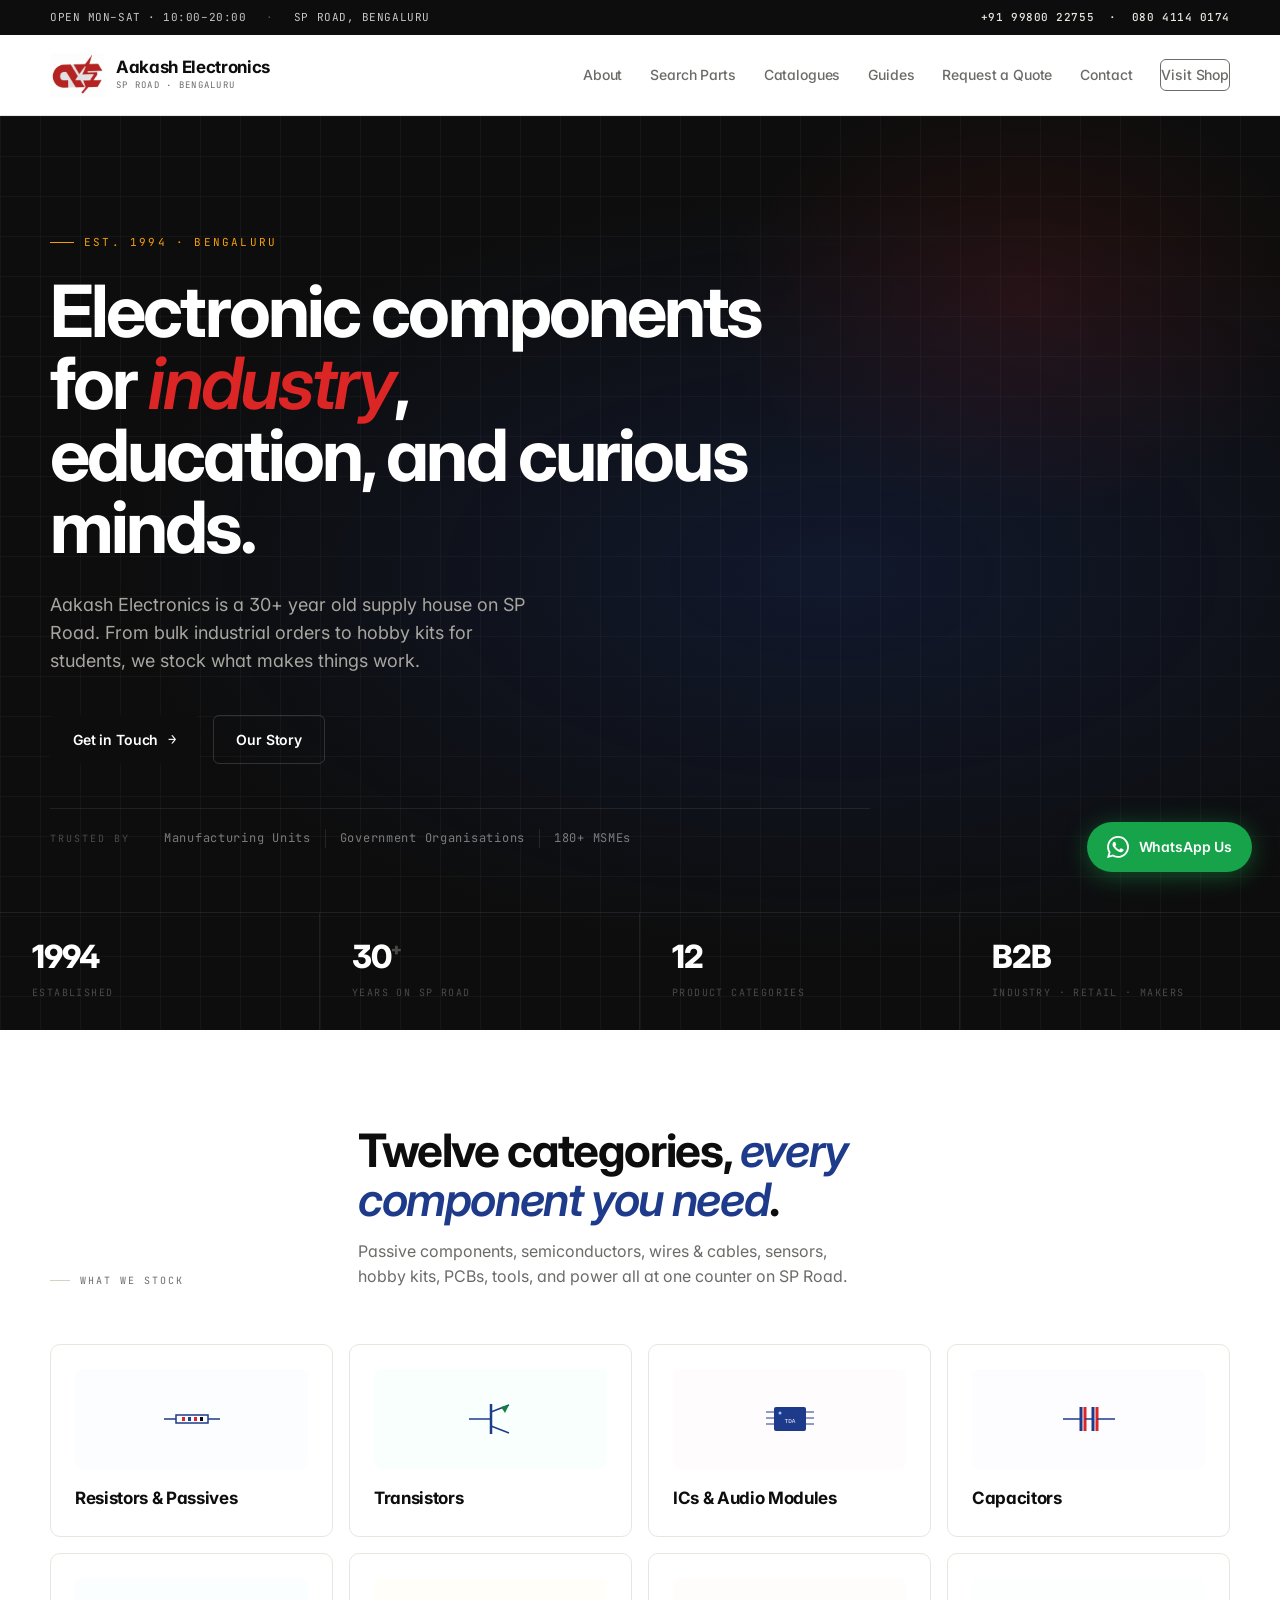
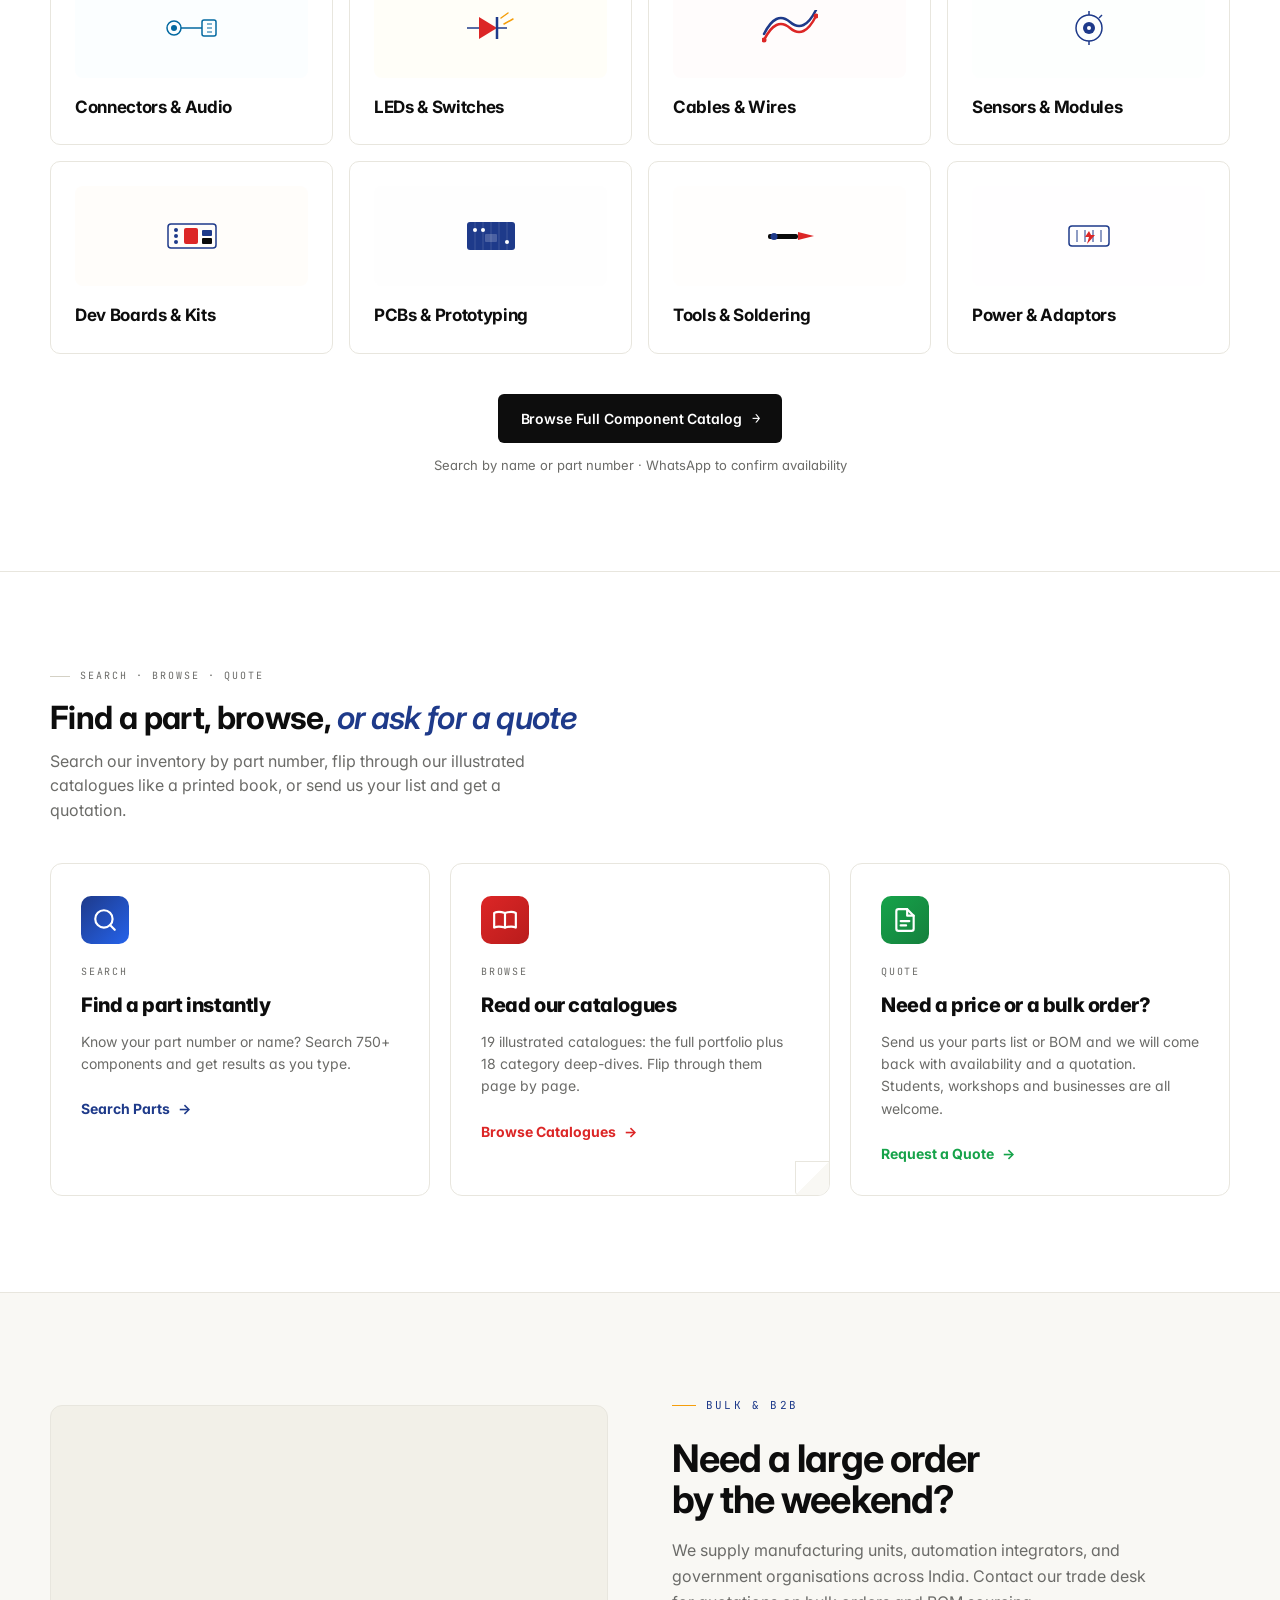
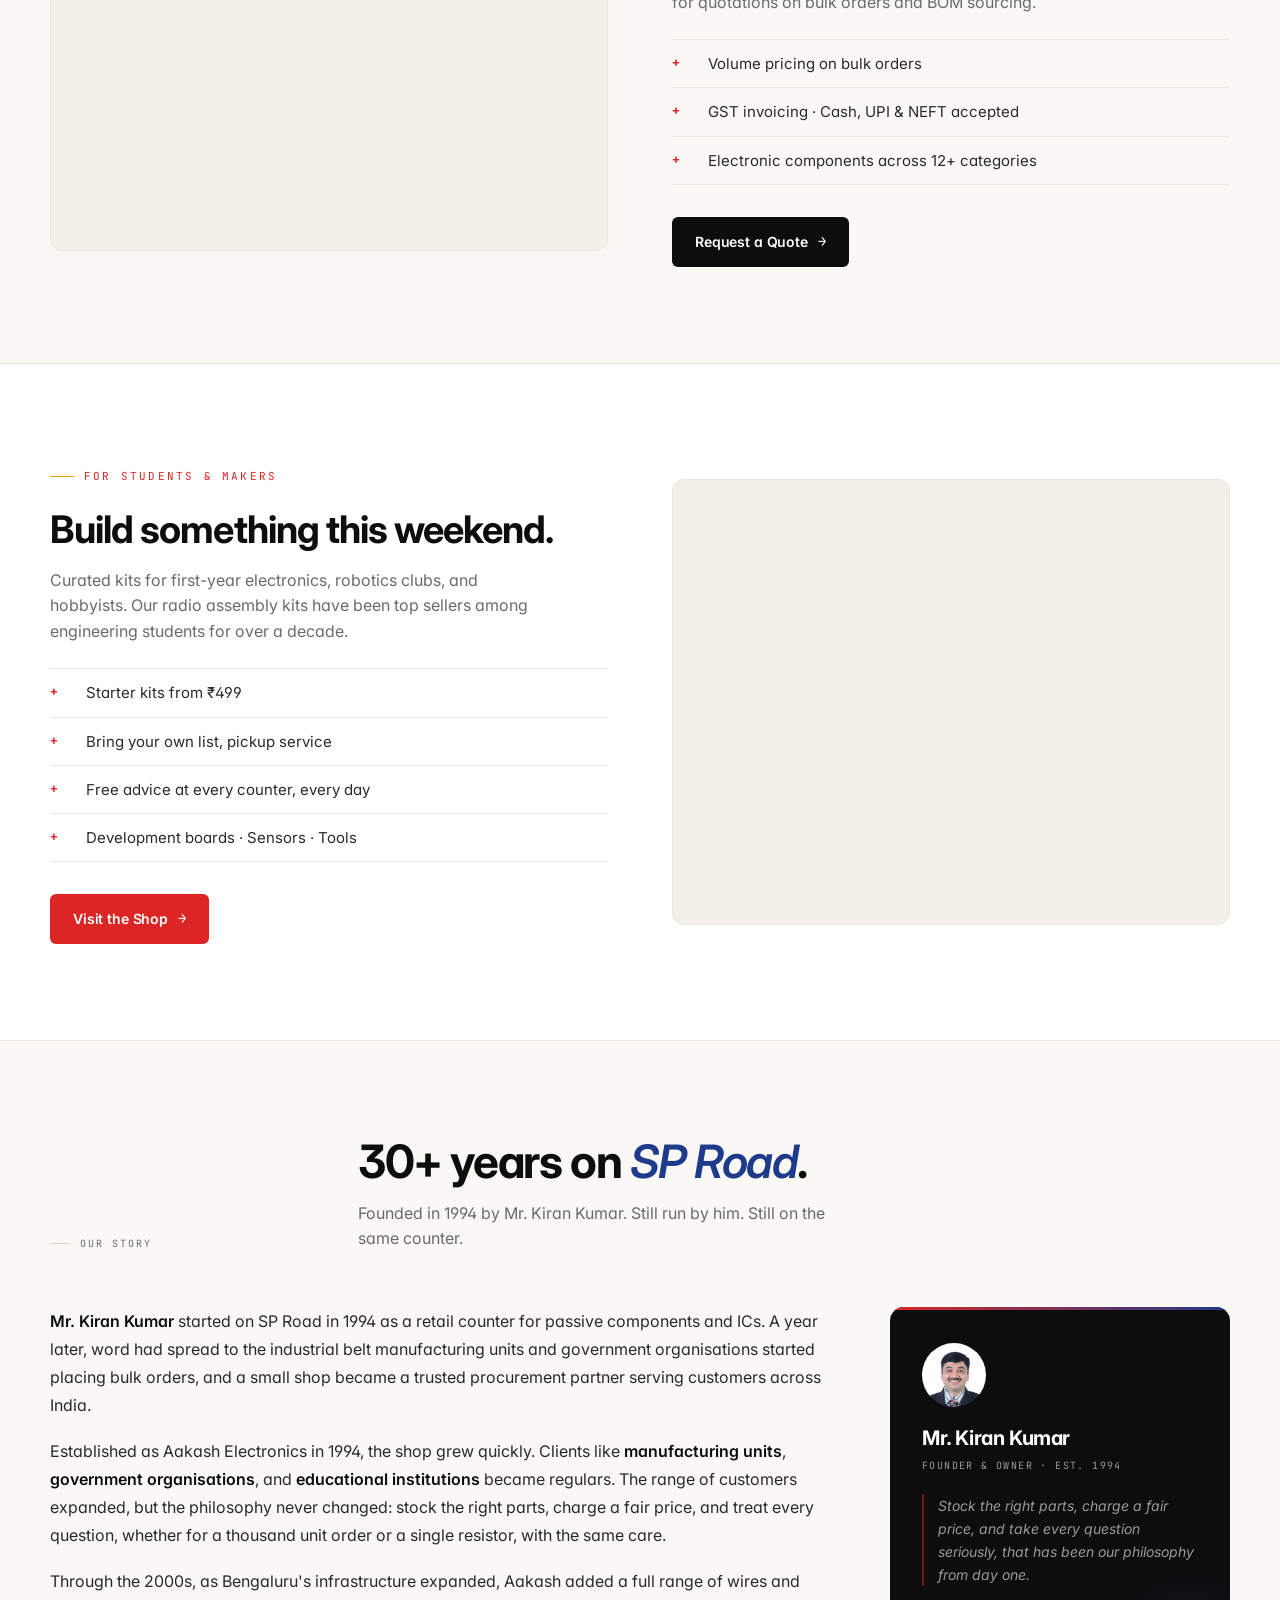
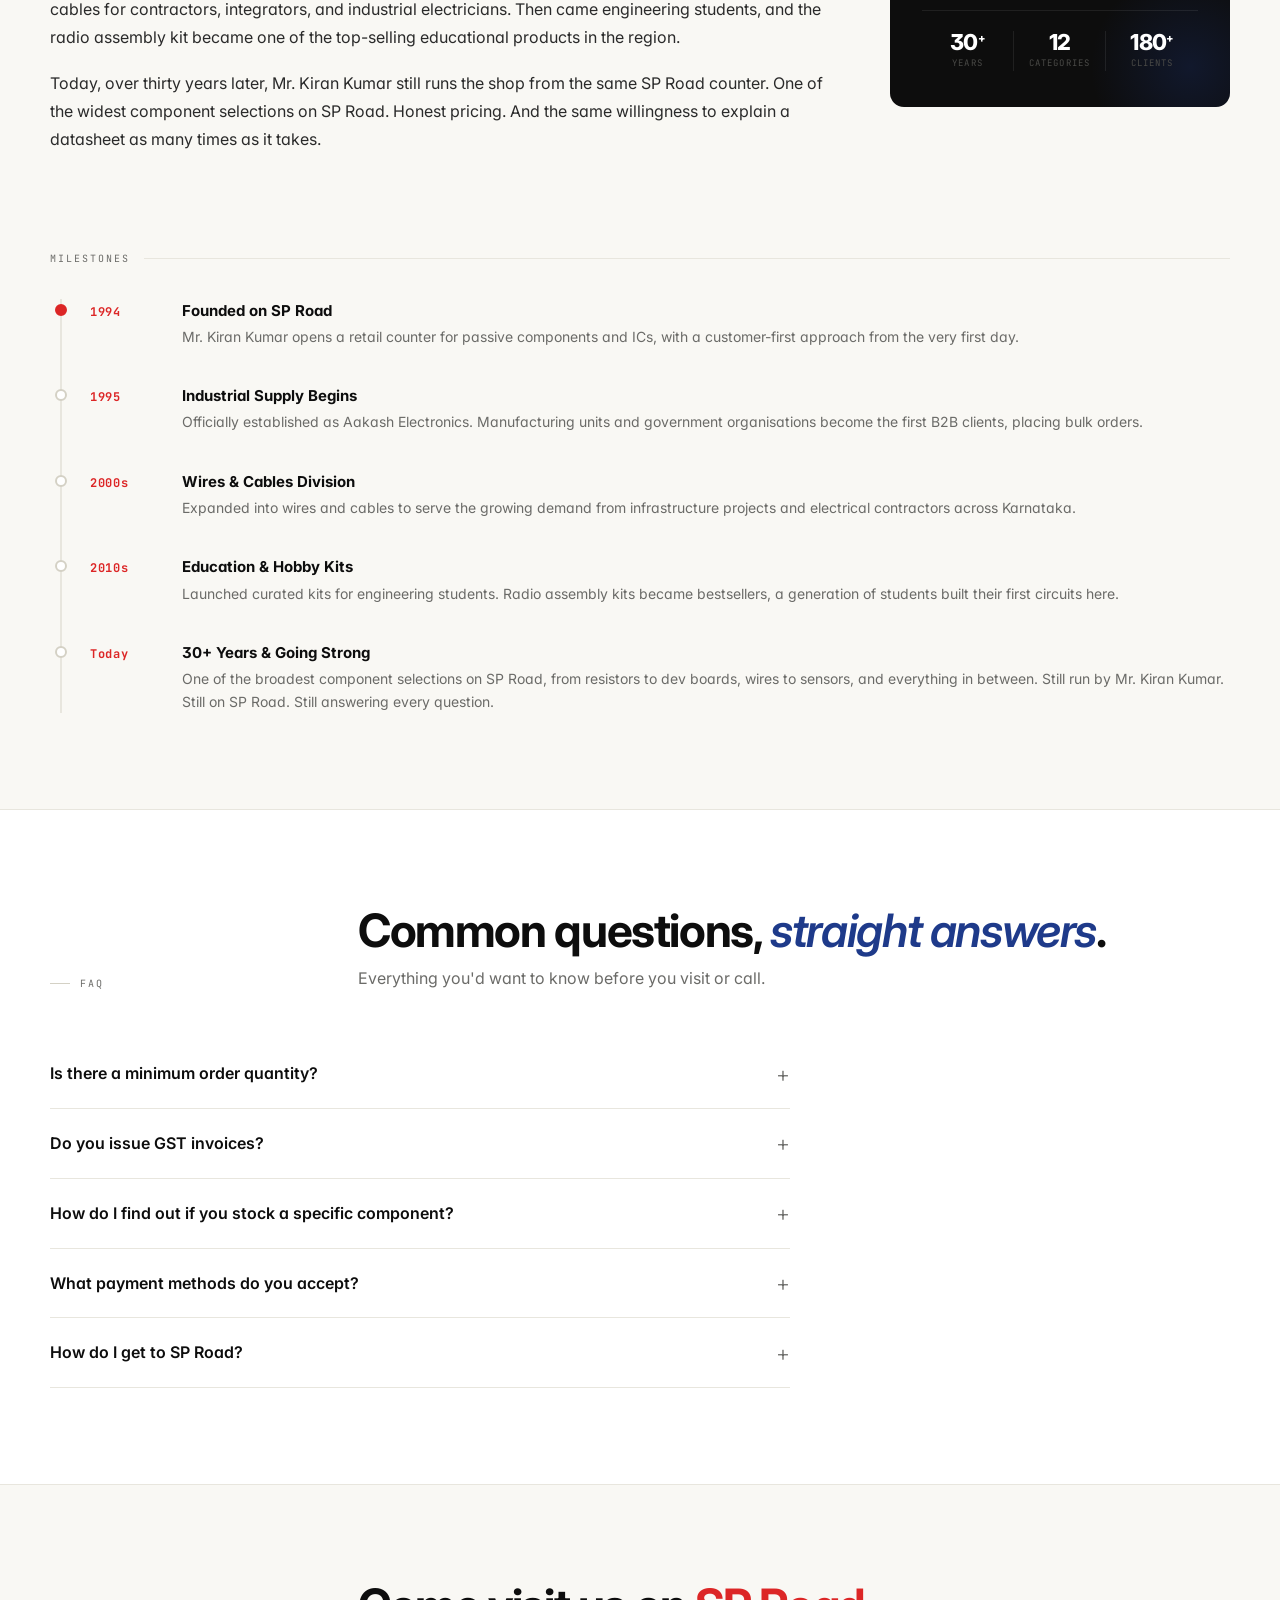
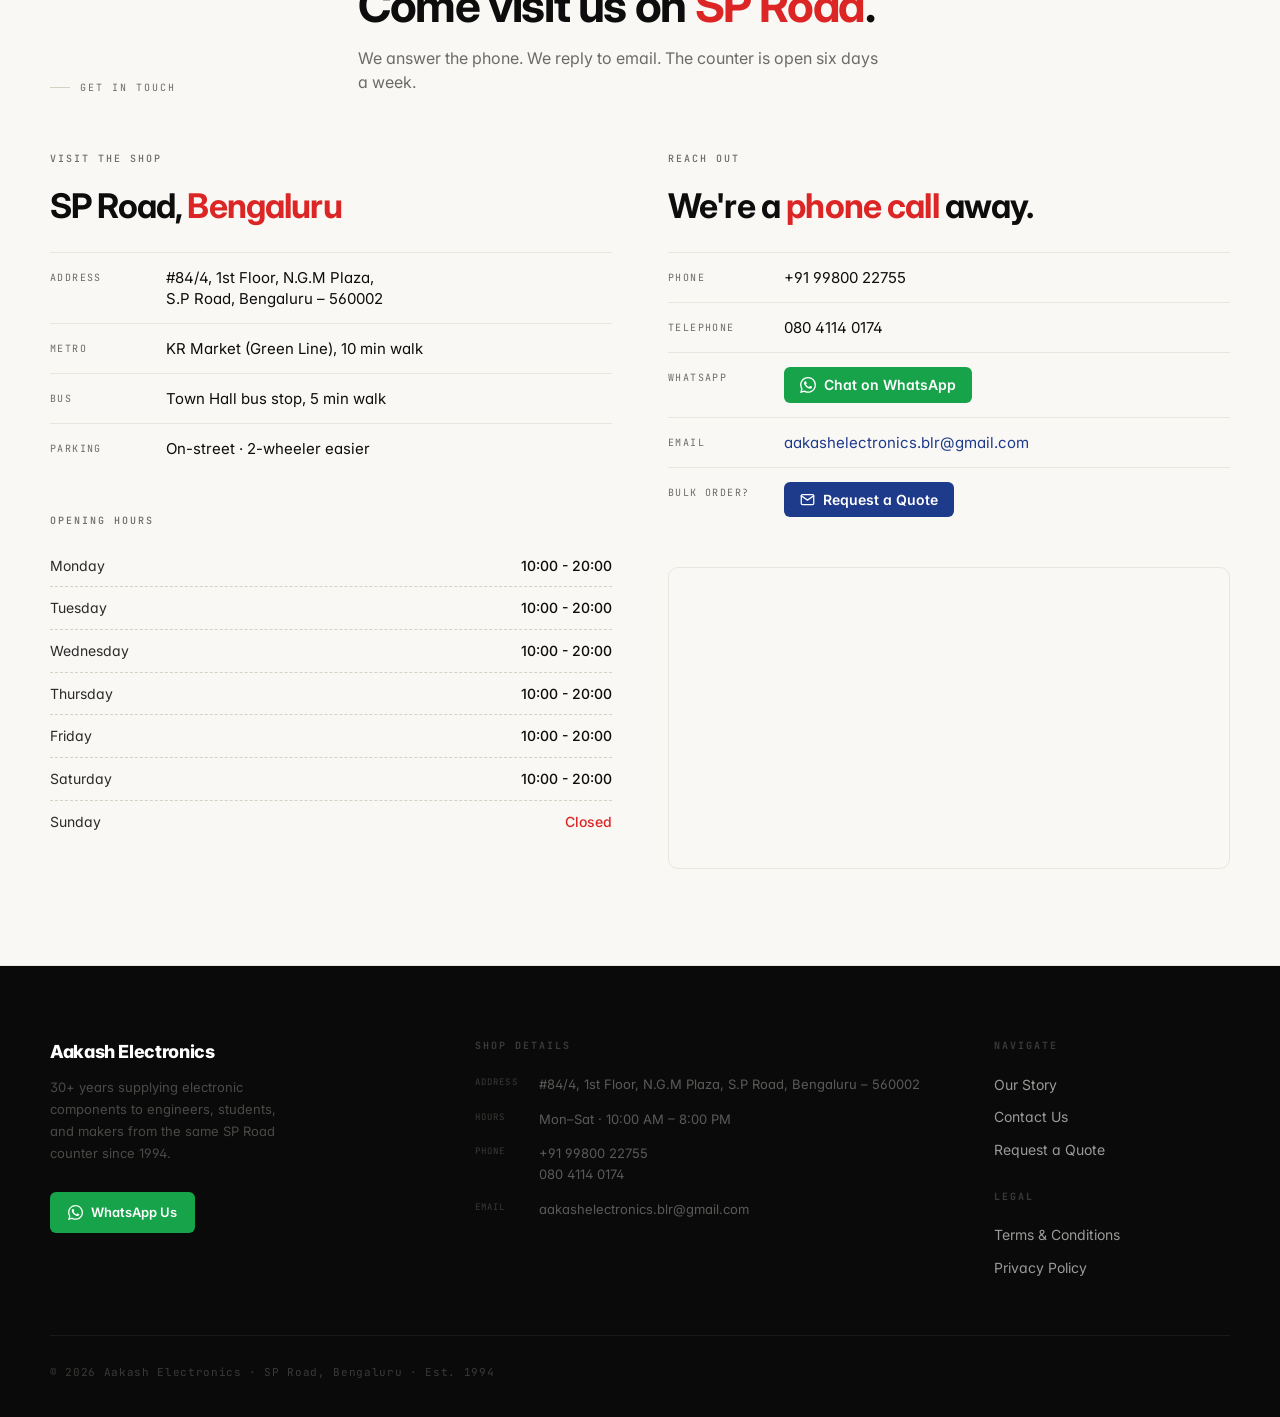
<file: index.html>
<!--
  Copyright © 2026 Aakash Electronics. All Rights Reserved.
  Unauthorized copying, reproduction, or distribution of this
  website's code or content is strictly prohibited.
  Founded 1994 | SP Road, Bengaluru
-->
  
<!doctype html>
<html lang="en" data-lang="en">
<head>
<!-- Google tag (gtag.js) -->
<script async src="https://www.googletagmanager.com/gtag/js?id=G-Y3M3N1SLD9"></script>
<script>
  window.dataLayer = window.dataLayer || [];
  function gtag(){dataLayer.push(arguments);}
  gtag('js', new Date());
  gtag('config', 'G-Y3M3N1SLD9');
</script>
<meta charset="utf-8"/>
<title>Aakash Electronics - Components for Industry &amp; Makers</title>
<link rel="icon" type="image/svg+xml" href="/images/favicon.svg">
<link rel="icon" type="image/png" sizes="96x96" href="/images/favicon-96x96.png">
<link rel="icon" type="image/png" sizes="32x32" href="/images/favicon-32x32.png">
<link rel="icon" type="image/png" sizes="16x16" href="/images/favicon-16x16.png">
<link rel="icon" type="image/x-icon" href="/images/favicon.ico"/>
<link rel="apple-touch-icon" sizes="180x180" href="/images/apple-touch-icon.png">
<link rel="manifest" href="/site.webmanifest">
<meta name="apple-mobile-web-app-title" content="Aakash Electronics">
<meta name="viewport" content="width=device-width,initial-scale=1"/>
<meta name="description" content="Aakash Electronics - 30+ years on SP Road, Bengaluru. Electronic components for industry, education, and hobbyists. Founded by Mr. Kiran Kumar, 1994."/>
<meta http-equiv="X-Content-Type-Options" content="nosniff"/>
<meta http-equiv="X-Frame-Options" content="DENY"/>
<meta name="referrer" content="strict-origin-when-cross-origin"/>
<link rel="preconnect" href="https://fonts.googleapis.com"/>
<link rel="preconnect" href="https://fonts.gstatic.com" crossorigin/>
<link rel="stylesheet" href="https://fonts.googleapis.com/css2?family=Inter:ital,wght@0,400;0,500;0,600;0,700;0,800;1,600;1,700&family=JetBrains+Mono:wght@400;500;700&display=swap"/>
<link rel="stylesheet" href="styles.css"/>
<style>
/* ── Logo in header ── */
.brand-logo-main {
  height: 44px; width: auto;
  display: block; object-fit: contain;
  flex-shrink: 0;
}

/* ── Nav CTA: outlined, matches About/Contact link colour, white fill ── */
#home-page .nav-cta {
  background: #fff !important;
  color: var(--ink-3) !important;
  border: 1.5px solid var(--ink-3);
  box-shadow: none;
}
#home-page .nav-cta:hover {
  background: var(--ink) !important;
  color: #fff !important;
  border-color: var(--ink);
  box-shadow: 0 2px 12px rgba(10,10,10,.1);
  transform: translateY(-1px);
}

/* ── Footer redesign ── */
.footer-top-v2 { grid-template-columns: 1.6fr 2fr 1fr }
.footer-shop-name {
  font-size: 18px; font-weight: 800; color: #fff;
  letter-spacing: -0.02em; margin-bottom: 10px;
}
.footer-shop-desc {
  font-size: 13px; color: #4a4a47; line-height: 1.7;
  max-width: 240px; margin-bottom: 24px;
}
.footer-dl { display: grid; gap: 14px }
.footer-dl-row { display: grid; grid-template-columns: 52px 1fr; gap: 12px; align-items: start }
.footer-dl-k {
  font-family: var(--mono); font-size: 9px; text-transform: uppercase;
  letter-spacing: 0.12em; color: #3a3a38; padding-top: 2px; white-space: nowrap;
}
.footer-dl-v { font-size: 13px; color: #5a5a58; line-height: 1.6 }
.footer-dl-v a { color: #5a5a58; transition: color .15s }
.footer-dl-v a:hover { color: #9a9a98 }
.footer-link-group + .footer-link-group { margin-top: 28px }
@media (max-width: 1100px) { .footer-top-v2 { grid-template-columns: 1fr 1fr } }
@media (max-width: 680px)  { .footer-top-v2 { grid-template-columns: 1fr } }

/* ── Hero background video ── */
.hero-video-bg {
  position: absolute; inset: 0;
  width: 100%; height: 100%;
  object-fit: cover;
  opacity: 0.22;
  pointer-events: none;
  z-index: 0;
}
.hero::before { z-index: 1 }
.hero-grid    { z-index: 2 }
.hero-statsbar { position: relative; z-index: 3 }
.hero .wrap   { z-index: 3 }

/* ── Shop tour video ── */
.shop-video-wrap {
  margin-top: 64px;
}
.shop-video {
  width: 100%;
  border-radius: 10px;
  display: block;
  background: #000;
  box-shadow: 0 8px 48px rgba(0,0,0,.14);
}

/* ── Hero: full-width redesign (no right panel) ── */
#home-page .hero .wrap {
  grid-template-columns: 1fr;
  padding-top: 110px;
  padding-bottom: 0;
  gap: 0;
}
.hero-body { max-width: 820px }
.hero-body .hero-ctas { margin-bottom: 0 }

/* Trust bar – client proof below hero CTAs */
.hero-trust {
  display: flex; align-items: center; gap: 0;
  flex-wrap: wrap;
  margin-top: 44px;
  padding: 20px 0;
  border-top: 1px solid rgba(255,255,255,.08);
}
.hero-trust .ht-label {
  font-family: var(--mono); font-size: 10px;
  letter-spacing: 0.2em; text-transform: uppercase;
  color: #4a4a47; margin-right: 20px; white-space: nowrap;
}
.hero-trust .ht-clients {
  display: flex; flex-wrap: wrap; align-items: center; gap: 6px 0;
}
.hero-trust .ht-client {
  font-family: var(--mono); font-size: 12px;
  color: rgba(255,255,255,.45); letter-spacing: 0.06em;
  padding: 0 14px; border-right: 1px solid rgba(255,255,255,.1);
  white-space: nowrap;
}
.hero-trust .ht-client:last-child { border-right: none }

/* Stats bar – anchored to bottom of hero, full bleed */
.hero-statsbar {
  display: grid; grid-template-columns: repeat(4, 1fr);
  border-top: 1px solid rgba(255,255,255,.08);
  margin-top: 44px;
}
.hero-statcell {
  padding: 28px 32px;
  border-right: 1px solid rgba(255,255,255,.08);
}
.hero-statcell:last-child { border-right: none }
.hero-statcell b {
  display: block; font-size: 32px; font-weight: 800;
  letter-spacing: -0.03em; color: #fff; line-height: 1; margin-bottom: 6px;
}
.hero-statcell span {
  font-family: var(--mono); font-size: 10px;
  letter-spacing: 0.14em; text-transform: uppercase; color: #4a4a47;
}

/* ── Categories: updated section lede ── */
.cat-lede-fixed { color: var(--ink-3); max-width: 520px; font-size: 16px; margin-top: 16px }

/* ── Founder card ── */
.founder-card {
  background: var(--ink);
  color: #fff;
  border-radius: 14px;
  padding: 48px 56px;
  display: grid;
  grid-template-columns: auto 1fr auto;
  gap: 40px;
  align-items: center;
  margin-bottom: 72px;
  position: relative;
  overflow: hidden;
}
.founder-card::before {
  content: "";
  position: absolute; top: 0; left: 0; right: 0; height: 3px;
  background: linear-gradient(to right, var(--red), var(--blue));
}
.founder-card::after {
  content: "";
  position: absolute; top: -80px; right: -80px;
  width: 280px; height: 280px; border-radius: 50%;
  background: radial-gradient(circle, rgba(30,58,138,.3) 0%, transparent 70%);
  pointer-events: none;
}
.founder-monogram {
  width: 76px; height: 76px; border-radius: 50%;
  background: linear-gradient(135deg, var(--blue), var(--blue-2));
  display: grid; place-items: center;
  font-size: 26px; font-weight: 800; color: #fff;
  flex-shrink: 0; letter-spacing: -0.02em;
  position: relative; z-index: 1;
}
.founder-info { position: relative; z-index: 1 }
.founder-name { font-size: 26px; font-weight: 700; letter-spacing: -0.025em; margin-bottom: 6px }
.founder-role {
  font-family: var(--mono); font-size: 10px;
  letter-spacing: 0.18em; text-transform: uppercase;
  color: #9a9a98;
}
.founder-divider {
  width: 1px; height: 64px;
  background: rgba(255,255,255,.1);
  position: relative; z-index: 1;
}
.founder-quote {
  font-size: 16px; color: #9a9a98; line-height: 1.65;
  font-style: italic; max-width: 360px;
  position: relative; z-index: 1;
}
.founder-quote::before {
  content: '\201C';
  font-size: 48px; line-height: 0; vertical-align: -0.4em;
  color: rgba(255,255,255,.1); margin-right: 4px;
  font-style: normal;
}

/* ── Story 2-col layout ── */
.story-layout {
  display: grid;
  grid-template-columns: 1fr 340px;
  gap: 56px;
  align-items: start;
  margin-bottom: 72px;
}
.story-paragraphs p {
  font-size: 16px; color: var(--ink-2); line-height: 1.75;
  margin-bottom: 18px;
}
.story-paragraphs p strong { color: var(--ink); font-weight: 600 }

/* ── Founder card (vertical, right column) ── */
.founder-card-v {
  background: var(--ink); color: #fff;
  border-radius: 14px; padding: 36px 32px;
  position: relative; overflow: hidden;
  top: 0;
}
.founder-card-v::before {
  content: "";
  position: absolute; top: 0; left: 0; right: 0; height: 3px;
  background: linear-gradient(to right, var(--red), var(--blue));
}
.founder-card-v::after {
  content: "";
  position: absolute; bottom: -60px; right: -60px;
  width: 200px; height: 200px; border-radius: 50%;
  background: radial-gradient(circle, rgba(30,58,138,.25) 0%, transparent 70%);
  pointer-events: none;
}
.founder-avatar-v {
  width: 64px; height: 64px; border-radius: 50%;
  background: linear-gradient(135deg, var(--blue), var(--blue-2));
  display: grid; place-items: center;
  font-size: 20px; font-weight: 800; color: #fff;
  margin-bottom: 16px; letter-spacing: -0.02em;
  overflow: hidden; flex-shrink: 0;
  position: relative; z-index: 1;
}
.founder-name-v {
  font-size: 20px; font-weight: 700; letter-spacing: -0.02em;
  margin-bottom: 4px; position: relative; z-index: 1;
}
.founder-role-v {
  font-family: var(--mono); font-size: 10px; letter-spacing: 0.14em;
  text-transform: uppercase; color: #9a9a98;
  margin-bottom: 20px; position: relative; z-index: 1;
}
.founder-q {
  font-size: 14px; color: #9a9a98; line-height: 1.65;
  font-style: italic; border-left: 2px solid rgba(220,38,38,.5);
  padding-left: 14px; margin: 0 0 24px;
  position: relative; z-index: 1;
}
.founder-nums {
  display: grid; grid-template-columns: repeat(3, 1fr);
  gap: 0; border-top: 1px solid rgba(255,255,255,.08);
  padding-top: 20px; position: relative; z-index: 1;
}
.founder-nums-item { text-align: center }
.founder-nums-item:not(:last-child) { border-right: 1px solid rgba(255,255,255,.08) }
.founder-nums-item b {
  display: block; font-size: 22px; font-weight: 800;
  letter-spacing: -0.03em; color: #fff; line-height: 1;
}
.founder-nums-item span {
  font-family: var(--mono); font-size: 9px;
  letter-spacing: 0.12em; text-transform: uppercase; color: #4a4a47;
  margin-top: 4px; display: block;
}

/* ── Vertical timeline ── */
.vtimeline-wrap { padding-top: 8px }
.vtimeline-hdr {
  display: flex; align-items: center; gap: 14px;
  margin-bottom: 32px;
}
.vtimeline-hdr span {
  font-family: var(--mono); font-size: 10px;
  letter-spacing: 0.2em; color: var(--ink-3); text-transform: uppercase;
  white-space: nowrap;
}
.vtimeline-hdr::after { content: ""; flex: 1; height: 1px; background: var(--rule) }
.vtimeline {
  border-left: 2px solid var(--rule);
  margin-left: 10px;
  display: grid; gap: 0;
}
.vtl-item {
  display: grid;
  grid-template-columns: 72px 1fr;
  gap: 20px;
  padding: 0 0 36px 28px;
  position: relative;
}
.vtl-item:last-child { padding-bottom: 0 }
.vtl-item::before {
  content: "";
  position: absolute; left: -7px; top: 5px;
  width: 12px; height: 12px; border-radius: 50%;
  background: var(--bg); border: 2px solid var(--rule-2);
}
.vtl-item.active::before { background: var(--red); border-color: var(--red) }
.vtl-year {
  font-family: var(--mono); font-size: 12px; font-weight: 700;
  color: var(--red); letter-spacing: 0.06em; padding-top: 4px;
  white-space: nowrap;
}
.vtl-content b { display: block; font-size: 15px; font-weight: 700; margin-bottom: 4px; color: var(--ink) }
.vtl-content p { font-size: 14px; color: var(--ink-3); line-height: 1.6; margin: 0 }

/* ── Milestone cards (redesigned timeline) ── */
.milestones-header {
  display: flex; align-items: center; gap: 16px;
  margin-bottom: 28px;
}
.milestones-header h3 {
  font-size: 13px; font-weight: 700; text-transform: uppercase;
  letter-spacing: 0.12em; color: var(--ink-3);
}
.milestones-header::after {
  content: ""; flex: 1; height: 1px; background: var(--rule);
}
.milestone-grid {
  display: grid;
  grid-template-columns: 1fr 1fr 1fr;
  gap: 14px;
}
.milestone-card {
  background: var(--bg);
  border: 1px solid var(--rule);
  border-radius: 12px;
  padding: 28px 26px 24px;
  position: relative;
  overflow: hidden;
  transition: box-shadow .2s, transform .2s, border-color .2s;
}
.milestone-card:hover {
  box-shadow: var(--shadow-lg);
  transform: translateY(-3px);
  border-color: var(--blue);
}
.milestone-card::before {
  content: ""; position: absolute;
  top: 0; left: 0; right: 0; height: 3px;
}
.milestone-card.m-1994::before { background: var(--red) }
.milestone-card.m-1995::before { background: var(--blue) }
.milestone-card.m-2000::before { background: var(--gold) }
.milestone-card.m-2010::before { background: var(--green) }
.milestone-card.m-today::before { background: linear-gradient(to right, var(--red), var(--blue)) }
.milestone-card.m-today {
  grid-column: 1 / -1;
  display: grid;
  grid-template-columns: auto 1fr;
  align-items: center;
  gap: 32px;
  background: var(--bg-2);
}
.milestone-year {
  font-family: var(--mono);
  font-size: 44px; font-weight: 800;
  letter-spacing: -0.04em; line-height: 1;
  color: var(--blue-2); margin-bottom: 12px;
}
.milestone-card.m-today .milestone-year {
  font-size: 52px; margin-bottom: 0; color: var(--ink);
}
.milestone-title {
  font-size: 15px; font-weight: 700;
  letter-spacing: -0.01em; margin-bottom: 8px; color: var(--ink);
}
.milestone-desc {
  font-size: 13px; color: var(--ink-3); line-height: 1.6;
}
.milestone-card.m-today .milestone-desc {
  font-size: 14px; color: var(--ink-2);
}

/* Responsive for new elements */
@media (max-width: 1100px) {
  .hero-statsbar { grid-template-columns: repeat(2, 1fr) }
  .story-layout { grid-template-columns: 1fr }
  .founder-card-v { display: none }
}
@media (max-width: 680px) {
  .hero-statsbar { grid-template-columns: 1fr 1fr }
  .hero-statcell { padding: 20px 16px }
  .hero-statcell b { font-size: 24px }
  .vtl-item { grid-template-columns: 56px 1fr; gap: 12px }
}

/* ── Two ways to explore ── */
.explore-head { margin-bottom: 40px; max-width: 620px }
.explore-head .section-tag { margin-bottom: 16px }
.explore-head h2 { font-size: 32px; line-height: 1.15; letter-spacing: -0.02em; font-weight: 700; margin-bottom: 12px }
.explore-head h2 em { font-style: italic; color: var(--blue); font-weight: 600 }
.explore-head p { margin-top: 0 }
.explore-grid {
  display: grid; grid-template-columns: repeat(3, 1fr); gap: 20px;
  margin-top: 8px;
}
.explore-card {
  position: relative; display: block; overflow: hidden;
  border: 1px solid var(--rule); border-radius: 12px;
  padding: 32px 30px 30px; background: var(--bg);
  transition: box-shadow .25s, transform .25s, border-color .25s;
}
.explore-card:hover { box-shadow: var(--shadow-lg); transform: translateY(-4px) }
.explore-search:hover { border-color: var(--blue) }
.explore-read:hover { border-color: var(--red) }
.explore-quote:hover { border-color: var(--green) }
.explore-icon {
  width: 48px; height: 48px; border-radius: 10px;
  display: grid; place-items: center; margin-bottom: 20px;
  color: #fff;
}
.explore-search .explore-icon { background: linear-gradient(135deg, var(--blue), var(--blue-2)) }
.explore-read .explore-icon { background: linear-gradient(135deg, var(--red), var(--red-2)) }
.explore-quote .explore-icon { background: linear-gradient(135deg, var(--green), #15803d) }
.explore-eyebrow {
  font-family: var(--mono); font-size: 10px; letter-spacing: 0.18em;
  color: var(--ink-3); margin-bottom: 10px;
}
.explore-card h3 { font-size: 20px; font-weight: 800; letter-spacing: -0.02em; margin-bottom: 10px; color: var(--ink) }
.explore-card p { font-size: 14px; color: var(--ink-3); line-height: 1.6; margin-bottom: 22px; max-width: 42ch }
.explore-cta {
  font-size: 14px; font-weight: 700; display: inline-flex; align-items: center; gap: 8px;
}
.explore-search .explore-cta { color: var(--blue) }
.explore-read .explore-cta { color: var(--red) }
.explore-quote .explore-cta { color: var(--green) }
.explore-card .arrow { transition: transform .2s }
.explore-card:hover .arrow { transform: translateX(4px) }
/* Page-curl corner detail - a small nod to the flipbook interaction itself */
.explore-corner {
  position: absolute; right: 0; bottom: 0; width: 34px; height: 34px;
  background: linear-gradient(135deg, transparent 50%, var(--bg-2) 50%);
  border-top: 1px solid var(--rule); border-left: 1px solid var(--rule);
  border-radius: 0 0 0 4px;
  transition: width .25s, height .25s;
}
.explore-read:hover .explore-corner { width: 52px; height: 52px }
@media (max-width: 960px) {
  .explore-grid { grid-template-columns: 1fr }
  .explore-card p { max-width: none }
}

/* ── FAQ section ── */
.faq-list { max-width: 740px; }
.faq-item { border-bottom: 1px solid var(--rule); }
.faq-item summary {
  list-style: none; cursor: pointer;
  padding: 22px 0; font-size: 16px; font-weight: 600;
  color: var(--ink); display: flex; justify-content: space-between;
  align-items: center; gap: 16px; user-select: none;
}
.faq-item summary::-webkit-details-marker { display: none }
.faq-item summary::after {
  content: '+'; font-size: 22px; font-weight: 300;
  color: var(--ink-3); flex-shrink: 0; transition: transform .2s;
  line-height: 1;
}
.faq-item[open] > summary::after { content: '−'; }
.faq-item .faq-body {
  font-size: 15px; color: var(--ink-3); line-height: 1.75;
  padding-bottom: 24px; margin: 0;
}
.faq-item .faq-body a { color: var(--blue); }

/* ── Scroll-to-top button ── */
.scroll-top {
  position: fixed; bottom: 92px; right: 24px;
  width: 40px; height: 40px;
  background: rgba(255,255,255,.92); border: 1px solid var(--rule);
  border-radius: 50%; display: grid; place-items: center;
  cursor: pointer; z-index: 98; text-decoration: none;
  opacity: 0; transform: translateY(10px);
  transition: opacity .2s, transform .2s, background .15s, color .15s;
  box-shadow: 0 2px 10px rgba(0,0,0,.09); color: var(--ink);
}
.scroll-top.visible { opacity: 1; transform: translateY(0) }
.scroll-top:hover { background: var(--ink); color: #fff; border-color: var(--ink) }

/* ── Mobile hamburger ── */
.nav-hamburger {
  display: none; background: none; border: none;
  cursor: pointer; padding: 4px; color: var(--ink);
  flex-direction: column; gap: 5px;
  align-items: center; justify-content: center;
}
.nav-hamburger span {
  display: block; width: 22px; height: 2px;
  background: currentColor; border-radius: 2px;
  transition: transform .22s, opacity .15s;
}
.nav-hamburger.open span:nth-child(1) { transform: translateY(7px) rotate(45deg) }
.nav-hamburger.open span:nth-child(2) { opacity: 0; transform: scaleX(0) }
.nav-hamburger.open span:nth-child(3) { transform: translateY(-7px) rotate(-45deg) }
.mobile-nav {
  display: none; position: absolute; top: 100%; left: 0; right: 0;
  background: rgba(255,255,255,.97); backdrop-filter: blur(14px);
  -webkit-backdrop-filter: blur(14px);
  border-bottom: 1px solid var(--rule);
  z-index: 99; padding-bottom: 8px;
}
.mobile-nav.open { display: block }
.mobile-nav a {
  display: block; padding: 15px 24px; font-size: 16px; font-weight: 500;
  color: var(--ink-2); border-bottom: 1px solid var(--rule);
  text-decoration: none; transition: background .12s;
}
.mobile-nav a:last-child { border-bottom: none }
.mobile-nav a:hover { background: var(--bg-2) }
.mobile-nav .mob-cta {
  margin: 16px 20px 8px;
  display: block; text-align: center;
  background: var(--ink); color: #fff !important;
  padding: 14px 20px; border-radius: var(--radius);
  font-weight: 600; font-size: 15px; border-bottom: none !important;
}
.mobile-nav .mob-cta:hover { background: var(--blue) !important }
@media (max-width: 1100px) {
  .nav-hamburger { display: flex }
  .nav a:not(.nav-hamburger) { display: none !important }
  .header { position: sticky }
}
</style>
</head>
<body>
<div class="page" id="home-page">

  <!-- Utility bar -->
  <div class="utility">
    <div class="wrap">
      <div class="ut-left">
        <span data-i18n="util_open">OPEN MON–SAT · 10:00–20:00</span>
        <span data-i18n="util_addr">SP ROAD, BENGALURU</span>
      </div>
      <div class="ut-right">
        <span class="phone">+91 99800 22755 &nbsp;·&nbsp; 080 4114 0174</span>
      </div>
    </div>
  </div>

  <!-- Header -->
  <header class="header" id="main-header">
    <div class="wrap">
      <a class="brand" href="index.html">
        <img src="images/logo.png" alt="Aakash Electronics" class="brand-logo-main" id="brand-logo-img">
        <span class="brand-mark" id="brand-fallback-letter" style="display:none"><span>AE</span></span>
        <div>
          <div class="brand-name">Aakash Electronics</div>
          <div class="brand-sub">SP Road · Bengaluru</div>
        </div>
      </a>
      <nav class="nav">
        <a href="#about" data-i18n="nav_about">About</a>
        <a href="products.html">Search Parts</a>
        <a href="portfolio.html">Catalogues</a>
        <a href="guides.html">Guides</a>
        <a href="quote.html">Request a Quote</a>
        <a href="#contact">Contact</a>
        <a class="nav-cta" href="#contact" style="justify-content:center;">
          <span data-i18n="nav_visit">Visit Shop</span>
        </a>
        <button class="nav-hamburger" id="nav-hamburger" aria-label="Open menu" aria-expanded="false">
          <span></span><span></span><span></span>
        </button>
      </nav>
    </div>

    <!-- Mobile navigation panel -->
    <div class="mobile-nav" id="mobile-nav" role="navigation" aria-label="Mobile menu">
      <a href="#about" class="mob-link">About</a>
      <a href="products.html" class="mob-link">Search Parts</a>
      <a href="portfolio.html" class="mob-link">Catalogues</a>
      <a href="guides.html" class="mob-link">Guides</a>
      <a href="quote.html" class="mob-link">Request a Quote</a>
      <a href="#contact" class="mob-link">Contact</a>
      <a href="#contact" class="mob-cta">Visit Shop</a>
    </div>

  </header>

  <!-- ══ HERO ══ -->
  <section class="hero">
    <video class="hero-video-bg" src="videos/hero-bg.mp4" autoplay muted loop playsinline preload="auto"></video>
    <div class="hero-grid"></div>
    <div class="wrap">
      <div class="hero-body">
        <div class="eyebrow" data-i18n="hero_eyebrow">EST. 1994 · BENGALURU</div>
        <h1 data-i18n-html="hero_h1">
          Electronic components for <em class="accent">industry</em>,<br>education, and curious minds.
        </h1>
        <p class="lede" data-i18n="hero_lede">Aakash Electronics is a 30+ year old supply house on SP Road. From bulk industrial orders to hobby kits for students, we stock what makes things work.</p>
        <div class="hero-ctas">
          <a class="btn btn-primary" href="#contact">
            <span data-i18n="hero_cta1">Get in Touch</span>
            <span class="arrow">→</span>
          </a>
          <a class="btn btn-ghost" href="#about" style="color:#fff;border-color:rgba(255,255,255,.15)">
            <span data-i18n="hero_cta2">Our Story</span>
          </a>
        </div>

        <!-- Trust bar: key clients -->
        <div class="hero-trust">
          <span class="ht-label" data-i18n="hero_trust_label">Trusted by</span>
          <div class="ht-clients">
            <span class="ht-client">Manufacturing Units</span>
            <span class="ht-client">Government Organisations</span>
            <span class="ht-client">180+ MSMEs</span>
          </div>
        </div>
      </div>
    </div>

    <!-- Stats anchored to bottom of hero -->
    <div class="hero-statsbar">
      <div class="hero-statcell">
        <b>1994</b>
        <span>Established</span>
      </div>
      <div class="hero-statcell">
        <b>30<span style="font-size:18px;vertical-align:super">+</span></b>
        <span>Years on SP Road</span>
      </div>
      <div class="hero-statcell">
        <b>12</b>
        <span>Product Categories</span>
      </div>
      <div class="hero-statcell">
        <b>B2B</b>
        <span>Industry · Retail · Makers</span>
      </div>
    </div>
  </section>

  <!-- ══ CATEGORIES ══ -->
  <section class="section">
    <div class="wrap">
      <div class="section-head">
        <div>
          <div class="section-tag" data-i18n="cat_label">WHAT WE STOCK</div>
        </div>
        <div>
          <h2><span data-i18n="cat_title_a">Twelve categories, </span><em data-i18n="cat_title_em">every component you need</em><span data-i18n="cat_title_b">.</span></h2>
          <p class="cat-lede-fixed" data-i18n="cat_lede">Passive components, semiconductors, wires &amp; cables, sensors, hobby kits, PCBs, tools, and power all at one counter on SP Road.</p>
        </div>
      </div>
      <div class="cat-grid" id="cat-grid"></div>
      <div style="margin-top:40px;text-align:center">
        <a href="products.html" class="btn btn-primary" style="display:inline-flex;">
          Browse Full Component Catalog
          <span class="arrow">→</span>
        </a>
        <p style="margin-top:12px;font-size:13px;color:var(--ink-3)">Search by name or part number · WhatsApp to confirm availability</p>
      </div>
    </div>
  </section>

  <!-- ══ TWO WAYS TO EXPLORE ══ -->
  <section class="section explore-section">
    <div class="wrap">
      <div class="explore-head">
        <div class="section-tag">SEARCH · BROWSE · QUOTE</div>
        <h2>Find a part, browse, <em>or ask for a quote</em></h2>
        <p class="cat-lede-fixed">Search our inventory by part number, flip through our illustrated catalogues like a printed book, or send us your list and get a quotation.</p>
      </div>
      <div class="explore-grid">

        <a class="explore-card explore-search" href="products.html">
          <div class="explore-icon">
            <svg width="26" height="26" viewBox="0 0 24 24" fill="none" stroke="currentColor" stroke-width="2" stroke-linecap="round" stroke-linejoin="round"><circle cx="11" cy="11" r="8"/><line x1="21" y1="21" x2="16.65" y2="16.65"/></svg>
          </div>
          <div class="explore-eyebrow">SEARCH</div>
          <h3>Find a part instantly</h3>
          <p>Know your part number or name? Search 750+ components and get results as you type.</p>
          <div class="explore-cta">Search Parts <span class="arrow">→</span></div>
        </a>

        <a class="explore-card explore-read" href="portfolio.html">
          <div class="explore-icon">
            <svg width="26" height="26" viewBox="0 0 24 24" fill="none" stroke="currentColor" stroke-width="2" stroke-linecap="round" stroke-linejoin="round"><path d="M2 5.5C4 4.5 7 4 12 5.5C17 4 20 4.5 22 5.5V19C20 18 17 17.5 12 19C7 17.5 4 18 2 19V5.5Z"/><line x1="12" y1="5.5" x2="12" y2="19"/></svg>
          </div>
          <div class="explore-eyebrow">BROWSE</div>
          <h3>Read our catalogues</h3>
          <p>19 illustrated catalogues: the full portfolio plus 18 category deep-dives. Flip through them page by page.</p>
          <div class="explore-cta">Browse Catalogues <span class="arrow">→</span></div>
          <div class="explore-corner"></div>
        </a>

        <a class="explore-card explore-quote" href="quote.html">
          <div class="explore-icon">
            <svg width="26" height="26" viewBox="0 0 24 24" fill="none" stroke="currentColor" stroke-width="2" stroke-linecap="round" stroke-linejoin="round"><path d="M14 2H6a2 2 0 0 0-2 2v16a2 2 0 0 0 2 2h12a2 2 0 0 0 2-2V8z"/><polyline points="14 2 14 8 20 8"/><line x1="8" y1="13" x2="16" y2="13"/><line x1="8" y1="17" x2="13" y2="17"/></svg>
          </div>
          <div class="explore-eyebrow">QUOTE</div>
          <h3>Need a price or a bulk order?</h3>
          <p>Send us your parts list or BOM and we will come back with availability and a quotation. Students, workshops and businesses are all welcome.</p>
          <div class="explore-cta">Request a Quote <span class="arrow">→</span></div>
        </a>

      </div>
    </div>
  </section>

  <!-- ══ B2B / INDUSTRY ══ -->
  <section class="section bg-alt">
    <div class="wrap">
      <div class="two-col">
        <div class="img">
          <video src="videos/bulk-order.mp4" autoplay muted loop playsinline preload="auto"
            style="position:absolute;inset:0;width:100%;height:100%;object-fit:cover;display:block;">
          </video>
        </div>
        <div>
          <div class="eyebrow" data-i18n="bulk_eyebrow">BULK &amp; B2B</div>
          <h3 data-i18n="bulk_title">Need a large order by the weekend?</h3>
          <p data-i18n="bulk_p">We supply manufacturing units, automation integrators, and government organisations across India. Contact our trade desk for quotations on bulk orders and BOM sourcing.</p>
          <ul class="bullet-list">
            <li data-i18n="bulk_b1">Volume pricing on bulk orders</li>
            <li data-i18n="bulk_b2">GST invoicing · Cash, UPI &amp; NEFT accepted</li>
            <li data-i18n="bulk_b4">Electronic components across 12+ categories</li>
          </ul>
          <a class="btn btn-primary" href="quote.html">
            <span data-i18n="bulk_cta">Request a Quote</span>
            <span class="arrow">→</span>
          </a>
        </div>
      </div>
    </div>
  </section>

  <!-- ══ STUDENTS / HOBBY ══ -->
  <section class="section">
    <div class="wrap">
      <div class="two-col" style="direction:rtl">
        <div class="img" style="direction:ltr">
          <video src="videos/shop-tour.mp4" autoplay muted loop playsinline preload="auto"
            style="position:absolute;inset:0;width:100%;height:100%;object-fit:cover;display:block;">
          </video>
        </div>
        <div style="direction:ltr">
          <div class="eyebrow" style="color:var(--red)" data-i18n="student_eyebrow">FOR STUDENTS &amp; MAKERS</div>
          <h3 data-i18n="student_title">Build something this weekend.</h3>
          <p data-i18n="student_p">Curated kits for first-year electronics, robotics clubs, and hobbyists. Our radio assembly kits have been top sellers among engineering students for over a decade.</p>
          <ul class="bullet-list">
            <li data-i18n="student_b1">Starter kits from ₹499</li>
            <li data-i18n="student_b2">Bring your own list, pickup service</li>
            <li data-i18n="student_b3">Free advice at every counter, every day</li>
            <li data-i18n="student_b4">Development boards · Sensors · Tools</li>
          </ul>
          <a class="btn btn-red" href="#contact">
            <span data-i18n="student_cta">Visit the Shop</span>
            <span class="arrow">→</span>
          </a>
        </div>
      </div>
    </div>
  </section>


  <!-- ══ ABOUT / OUR STORY ══ -->
  <section class="section bg-alt" id="about">
    <div class="wrap">

      <!-- Section header -->
      <div class="section-head" style="margin-bottom:56px">
        <div class="section-tag" data-i18n="about_tag">OUR STORY</div>
        <div>
          <h2 data-i18n-html="about_h2">30+ years on <em>SP Road</em>.</h2>
          <p data-i18n="about_sub">Founded in 1994 by Mr. Kiran Kumar. Still run by him. Still on the same counter.</p>
        </div>
      </div>

      <!-- Two-column: story left, founder right -->
      <div class="story-layout">

        <!-- Left: paragraphs -->
        <div class="story-paragraphs">
          <p data-i18n-html="about_p1">
            <strong>Mr. Kiran Kumar</strong> started on SP Road in 1994 as a retail counter for passive components and ICs. A year later, word had spread to the industrial belt manufacturing units and government organisations started placing bulk orders, and a small shop became a trusted procurement partner serving customers across India.
          </p>
          <p data-i18n-html="about_p2">
            Established as Aakash Electronics in 1994, the shop grew quickly. Clients like <strong>manufacturing units</strong>, <strong>government organisations</strong>, and <strong>educational institutions</strong> became regulars. The range of customers expanded, but the philosophy never changed: stock the right parts, charge a fair price, and treat every question, whether for a thousand unit order or a single resistor, with the same care.
          </p>
          <p data-i18n="about_p3">
            Through the 2000s, as Bengaluru's infrastructure expanded, Aakash added a full range of wires and cables for contractors, integrators, and industrial electricians. Then came engineering students, and the radio assembly kit became one of the top-selling educational products in the region.
          </p>
          <p data-i18n="about_p4">
            Today, over thirty years later, Mr. Kiran Kumar still runs the shop from the same SP Road counter. One of the widest component selections on SP Road. Honest pricing. And the same willingness to explain a datasheet as many times as it takes.
          </p>
        </div>

        <!-- Right: founder card -->
        <div class="founder-card-v">
          <div class="founder-avatar-v" id="founder-avatar">
            <img src="images/founder.png" alt="Mr. Kiran Kumar"
              style="width:100%;height:100%;object-fit:cover;display:block;"
              onerror="document.getElementById('founder-avatar').innerHTML='KK';">
          </div>
          <div class="founder-name-v" data-i18n="about_founder_name">Mr. Kiran Kumar</div>
          <div class="founder-role-v" data-i18n="about_founder_role">Founder &amp; Owner · Est. 1994</div>
          <blockquote class="founder-q" data-i18n="about_founder_q">
            Stock the right parts, charge a fair price, and take every question seriously, that has been our philosophy from day one.
          </blockquote>
          <div class="founder-nums">
            <div class="founder-nums-item">
              <b>30<sup style="font-size:11px">+</sup></b>
              <span>Years</span>
            </div>
            <div class="founder-nums-item">
              <b>12</b>
              <span>Categories</span>
            </div>
            <div class="founder-nums-item">
              <b>180<sup style="font-size:11px">+</sup></b>
              <span>Clients</span>
            </div>
          </div>
        </div>
      </div>

      <!-- Vertical timeline -->
      <div class="vtimeline-wrap">
        <div class="vtimeline-hdr">
          <span data-i18n="about_milestones_h">Milestones</span>
        </div>
        <div class="vtimeline">
          <div class="vtl-item active">
            <div class="vtl-year">1994</div>
            <div class="vtl-content">
              <b data-i18n="vtl_1994_b">Founded on SP Road</b>
              <p data-i18n="vtl_1994_p">Mr. Kiran Kumar opens a retail counter for passive components and ICs, with a customer-first approach from the very first day.</p>
            </div>
          </div>
          <div class="vtl-item">
            <div class="vtl-year">1995</div>
            <div class="vtl-content">
              <b data-i18n="vtl_1995_b">Industrial Supply Begins</b>
              <p data-i18n="vtl_1995_p">Officially established as Aakash Electronics. Manufacturing units and government organisations become the first B2B clients, placing bulk orders.</p>
            </div>
          </div>
          <div class="vtl-item">
            <div class="vtl-year">2000s</div>
            <div class="vtl-content">
              <b data-i18n="vtl_2000_b">Wires &amp; Cables Division</b>
              <p data-i18n="vtl_2000_p">Expanded into wires and cables to serve the growing demand from infrastructure projects and electrical contractors across Karnataka.</p>
            </div>
          </div>
          <div class="vtl-item">
            <div class="vtl-year">2010s</div>
            <div class="vtl-content">
              <b data-i18n="vtl_2010_b">Education &amp; Hobby Kits</b>
              <p data-i18n="vtl_2010_p">Launched curated kits for engineering students. Radio assembly kits became bestsellers, a generation of students built their first circuits here.</p>
            </div>
          </div>
          <div class="vtl-item">
            <div class="vtl-year" data-i18n="vtl_today_yr">Today</div>
            <div class="vtl-content">
              <b data-i18n="vtl_today_b">30+ Years &amp; Going Strong</b>
              <p data-i18n="vtl_today_p">One of the broadest component selections on SP Road, from resistors to dev boards, wires to sensors, and everything in between. Still run by Mr. Kiran Kumar. Still on SP Road. Still answering every question.</p>
            </div>
          </div>
        </div>
      </div>

    </div>
  </section>

  <!-- ══ FAQ ══ -->
  <section class="section">
    <div class="wrap">
      <div class="section-head" style="margin-bottom:48px">
        <div class="section-tag">FAQ</div>
        <div>
          <h2>Common questions, <em>straight answers</em>.</h2>
          <p style="color:var(--ink-3);max-width:480px;font-size:16px;margin-top:12px">Everything you'd want to know before you visit or call.</p>
        </div>
      </div>
      <div class="faq-list">

        <details class="faq-item">
          <summary>Is there a minimum order quantity?</summary>
          <p class="faq-body">No minimum at all. One resistor, one sensor, one kit every order is welcome. Bulk orders get volume pricing; just ask at the counter or <a href="https://wa.me/919980022755?text=Hi%20Aakash%20Electronics%2C%20I%20would%20like%20to%20enquire%20about%20components." target="_blank" rel="noopener">WhatsApp us</a> for a quote.</p>
        </details>

        <details class="faq-item">
          <summary>Do you issue GST invoices?</summary>
          <p class="faq-body">Yes. We are a GST-registered business and issue proper tax invoices for every purchase. For B2B input credit, please provide your GSTIN <strong>before</strong> the invoice is raised, as we cannot amend invoices once they have been raised. Interstate purchases attract IGST.</p>
        </details>

        <details class="faq-item">
          <summary>How do I find out if you stock a specific component?</summary>
          <p class="faq-body">The fastest way is to <a href="https://wa.me/919980022755?text=Hi%20Aakash%20Electronics%2C%20I%20would%20like%20to%20enquire%20about%20components." target="_blank" rel="noopener">WhatsApp us</a> or call <a href="tel:+919980022755">+91 99800 22755</a> with your part number, description, or datasheet link. We'll confirm availability and pricing promptly.</p>
        </details>

        <details class="faq-item">
          <summary>What payment methods do you accept?</summary>
          <p class="faq-body">Cash, UPI, and bank transfer (NEFT / IMPS). Retail and one-off purchases are settled at the time of transaction. For established B2B accounts, payment terms can be discussed and mutually agreed upon. We understand that businesses operate on billing cycles and are happy to work something out. Please speak with us directly to arrange this.</p>
        </details>

        <details class="faq-item">
          <summary>How do I get to SP Road?</summary>
          <p class="faq-body">We're at <strong>#84/4, 1st Floor, N.G.M Plaza, S.P Road, Bengaluru – 560002</strong>. KR Market metro station (Green Line) is a 10-minute walk. Town Hall bus stop is about 5 minutes away. Two-wheelers are easiest for parking.</p>
        </details>

      </div>
    </div>
  </section>

  <!-- ══ CONTACT ══ -->
  <section class="contact-section" id="contact" style="background:var(--bg-2)">
    <div class="wrap">
      <div class="section-head">
        <div class="section-tag" data-i18n="contact_tag">GET IN TOUCH</div>
        <div>
          <h2 data-i18n-html="contact_h2">Come visit us on <span class="r">SP Road</span>.</h2>
          <p data-i18n="contact_sub">We answer the phone. We reply to email. The counter is open six days a week.</p>
        </div>
      </div>

      <div class="contact-grid">
        <!-- Visit info -->
        <div>
          <div class="contact-head">
            <h4 data-i18n="contact_visit_h">VISIT THE SHOP</h4>
          </div>
          <div class="contact-big" data-i18n-html="contact_visit_big">
            <span>SP Road, </span><em>Bengaluru</em>
          </div>
          <div class="contact-rows">
            <div class="contact-r">
              <span class="k" data-i18n="contact_addr_k">ADDRESS</span>
              <span class="v" data-i18n-html="contact_addr_v">#84/4, 1st Floor, N.G.M Plaza,<br>S.P Road, Bengaluru – 560002</span>
            </div>
            <div class="contact-r">
              <span class="k" data-i18n="contact_metro_k">METRO</span>
              <span class="v" data-i18n="contact_metro_v">KR Market (Green Line), 10 min walk</span>
            </div>
            <div class="contact-r">
              <span class="k" data-i18n="contact_bus_k">BUS</span>
              <span class="v" data-i18n="contact_bus_v">Town Hall bus stop, 5 min walk</span>
            </div>
            <div class="contact-r">
              <span class="k" data-i18n="contact_park_k">PARKING</span>
              <span class="v" data-i18n="contact_park_v">On-street · 2-wheeler easier</span>
            </div>
          </div>

          <div class="hours-table">
            <h4 data-i18n="hours_h">OPENING HOURS</h4>
            <div class="hours-row"><span class="day" data-i18n="hours_mon">Monday</span><span class="time" data-i18n="hours_open">10:00 - 20:00</span></div>
            <div class="hours-row"><span class="day" data-i18n="hours_tue">Tuesday</span><span class="time" data-i18n="hours_open">10:00 - 20:00</span></div>
            <div class="hours-row"><span class="day" data-i18n="hours_wed">Wednesday</span><span class="time" data-i18n="hours_open">10:00 - 20:00</span></div>
            <div class="hours-row"><span class="day" data-i18n="hours_thu">Thursday</span><span class="time" data-i18n="hours_open">10:00 - 20:00</span></div>
            <div class="hours-row"><span class="day" data-i18n="hours_fri">Friday</span><span class="time" data-i18n="hours_open">10:00 - 20:00</span></div>
            <div class="hours-row"><span class="day" data-i18n="hours_sat">Saturday</span><span class="time" data-i18n="hours_open">10:00 - 20:00</span></div>
            <div class="hours-row closed"><span class="day" data-i18n="hours_sun">Sunday</span><span class="time" data-i18n="hours_closed">Closed</span></div>
          </div>
        </div>

        <!-- Reach out -->
        <div>
          <div class="contact-head">
            <h4 data-i18n="contact_reach_h">REACH OUT</h4>
          </div>
          <div class="contact-big" data-i18n-html="contact_reach_big">
            <span>We're a </span><em>phone call</em><span> away.</span>
          </div>
          <div class="contact-rows">
            <div class="contact-r">
              <span class="k" data-i18n="contact_phone_k">PHONE</span>
              <span class="v">
                <a href="tel:+919980022755" style="color:inherit">+91 99800 22755</a>
              </span>
            </div>
            <div class="contact-r">
              <span class="k">TELEPHONE</span>
              <span class="v">
                <a href="tel:+918041140174" style="color:inherit">080 4114 0174</a>
              </span>
            </div>
            <div class="contact-r">
              <span class="k" data-i18n="contact_wa_k">WHATSAPP</span>
              <span class="v">
                <a href="https://wa.me/919980022755?text=Hi%20Aakash%20Electronics%2C%20I%20would%20like%20to%20enquire%20about%20components." target="_blank" rel="noopener"
                   style="display:inline-flex;align-items:center;gap:8px;background:var(--green);color:#fff;padding:8px 16px;border-radius:6px;font-size:14px;font-weight:600;width:fit-content">
                  <svg width="16" height="16" viewBox="0 0 24 24" fill="currentColor"><path d="M17.472 14.382c-.297-.149-1.758-.867-2.03-.967-.273-.099-.471-.148-.67.15-.197.297-.767.966-.94 1.164-.173.199-.347.223-.644.075-.297-.15-1.255-.463-2.39-1.475-.883-.788-1.48-1.761-1.653-2.059-.173-.297-.018-.458.13-.606.134-.133.298-.347.446-.52.149-.174.198-.298.298-.497.099-.198.05-.371-.025-.52-.075-.149-.669-1.612-.916-2.207-.242-.579-.487-.5-.669-.51-.173-.008-.371-.01-.57-.01-.198 0-.52.074-.792.372-.272.297-1.04 1.016-1.04 2.479 0 1.462 1.065 2.875 1.213 3.074.149.198 2.096 3.2 5.077 4.487.709.306 1.262.489 1.694.625.712.227 1.36.195 1.871.118.571-.085 1.758-.719 2.006-1.413.248-.694.248-1.289.173-1.413-.074-.124-.272-.198-.57-.347m-5.421 7.403h-.004a9.87 9.87 0 01-5.031-1.378l-.361-.214-3.741.982.998-3.648-.235-.374a9.86 9.86 0 01-1.51-5.26c.001-5.45 4.436-9.884 9.888-9.884 2.64 0 5.122 1.03 6.988 2.898a9.825 9.825 0 012.893 6.994c-.003 5.45-4.437 9.884-9.885 9.884m8.413-18.297A11.815 11.815 0 0012.05 0C5.495 0 .16 5.335.157 11.892c0 2.096.547 4.142 1.588 5.945L.057 24l6.305-1.654a11.882 11.882 0 005.683 1.448h.005c6.554 0 11.89-5.335 11.893-11.893a11.821 11.821 0 00-3.48-8.413Z"/></svg>
                  <span data-i18n="contact_wa_cta">Chat on WhatsApp</span>
                </a>
              </span>
            </div>
            <div class="contact-r">
              <span class="k" data-i18n="contact_email_k">EMAIL</span>
              <span class="v"><a href="mailto:aakashelectronics.blr@gmail.com" style="color:var(--blue)">aakashelectronics.blr@gmail.com</a></span>
            </div>
            <div class="contact-r">
              <span class="k">BULK ORDER?</span>
              <span class="v">
                <a href="quote.html"
                   style="display:inline-flex;align-items:center;gap:8px;background:var(--blue);color:#fff;padding:8px 16px;border-radius:6px;font-size:14px;font-weight:600;width:fit-content">
                  <svg width="15" height="15" viewBox="0 0 24 24" fill="none" stroke="currentColor" stroke-width="2" stroke-linecap="round" stroke-linejoin="round"><path d="M4 4h16c1.1 0 2 .9 2 2v12c0 1.1-.9 2-2 2H4c-1.1 0-2-.9-2-2V6c0-1.1.9-2 2-2z"/><polyline points="22,6 12,13 2,6"/></svg>
                  Request a Quote
                </a>
              </span>
            </div>
          </div>

          <div style="margin-top:36px;border-radius:10px;overflow:hidden;border:1px solid var(--rule)">
            <iframe
              src="https://maps.google.com/maps?q=Aakash+Electronics,+SP+Road,+Bengaluru,+Karnataka+560002&output=embed&z=17"
              width="100%"
              height="300"
              style="display:block;border:none"
              allowfullscreen=""
              loading="lazy"
              referrerpolicy="no-referrer-when-downgrade"
              title="Aakash Electronics on Google Maps">
            </iframe>
          </div>
        </div>
      </div>
    </div>
  </section>

  <!-- ══ FOOTER ══ -->
  <footer class="footer">
    <div class="wrap">
      <div class="footer-top footer-top-v2">

        <!-- Col 1: Brand identity -->
        <div>
          <div class="footer-shop-name">Aakash Electronics</div>
          <div class="footer-shop-desc">30+ years supplying electronic components to engineers, students, and makers from the same SP Road counter since 1994.</div>
          <a href="https://wa.me/919980022755?text=Hi%20Aakash%20Electronics%2C%20I%20would%20like%20to%20enquire%20about%20components." target="_blank" rel="noopener" class="footer-wa">
            <svg width="15" height="15" viewBox="0 0 24 24" fill="currentColor"><path d="M17.472 14.382c-.297-.149-1.758-.867-2.03-.967-.273-.099-.471-.148-.67.15-.197.297-.767.966-.94 1.164-.173.199-.347.223-.644.075-.297-.15-1.255-.463-2.39-1.475-.883-.788-1.48-1.761-1.653-2.059-.173-.297-.018-.458.13-.606.134-.133.298-.347.446-.52.149-.174.198-.298.298-.497.099-.198.05-.371-.025-.52-.075-.149-.669-1.612-.916-2.207-.242-.579-.487-.5-.669-.51-.173-.008-.371-.01-.57-.01-.198 0-.52.074-.792.372-.272.297-1.04 1.016-1.04 2.479 0 1.462 1.065 2.875 1.213 3.074.149.198 2.096 3.2 5.077 4.487.709.306 1.262.489 1.694.625.712.227 1.36.195 1.871.118.571-.085 1.758-.719 2.006-1.413.248-.694.248-1.289.173-1.413-.074-.124-.272-.198-.57-.347m-5.421 7.403h-.004a9.87 9.87 0 01-5.031-1.378l-.361-.214-3.741.982.998-3.648-.235-.374a9.86 9.86 0 01-1.51-5.26c.001-5.45 4.436-9.884 9.888-9.884 2.64 0 5.122 1.03 6.988 2.898a9.825 9.825 0 012.893 6.994c-.003 5.45-4.437 9.884-9.885 9.884m8.413-18.297A11.815 11.815 0 0012.05 0C5.495 0 .16 5.335.157 11.892c0 2.096.547 4.142 1.588 5.945L.057 24l6.305-1.654a11.882 11.882 0 005.683 1.448h.005c6.554 0 11.89-5.335 11.893-11.893a11.821 11.821 0 00-3.48-8.413Z"/></svg>
            WhatsApp Us
          </a>
        </div>

        <!-- Col 2: Shop details in key–value layout -->
        <div>
          <h5 class="footer-col" style="font-family:var(--mono);font-size:10px;letter-spacing:0.2em;text-transform:uppercase;color:#3a3a38;margin-bottom:20px;">SHOP DETAILS</h5>
          <div class="footer-dl">
            <div class="footer-dl-row">
              <span class="footer-dl-k">Address</span>
              <span class="footer-dl-v">#84/4, 1st Floor, N.G.M Plaza, S.P Road, Bengaluru – 560002</span>
            </div>
            <div class="footer-dl-row">
              <span class="footer-dl-k">Hours</span>
              <span class="footer-dl-v">Mon–Sat · 10:00 AM – 8:00 PM</span>
            </div>
            <div class="footer-dl-row">
              <span class="footer-dl-k">Phone</span>
              <span class="footer-dl-v">
                <a href="tel:+919980022755">+91 99800 22755</a><br>
                <a href="tel:+918041140174">080 4114 0174</a>
              </span>
            </div>
            <div class="footer-dl-row">
              <span class="footer-dl-k">Email</span>
              <span class="footer-dl-v"><a href="mailto:aakashelectronics.blr@gmail.com">aakashelectronics.blr@gmail.com</a></span>
            </div>
          </div>
        </div>

        <!-- Col 3: Navigation + Legal links -->
        <div>
          <div class="footer-link-group">
            <h5 style="font-family:var(--mono);font-size:10px;letter-spacing:0.2em;text-transform:uppercase;color:#3a3a38;margin-bottom:20px;">NAVIGATE</h5>
            <div class="footer-links">
              <a href="#about">Our Story</a>
              <a href="#contact">Contact Us</a>
              <a href="quote.html">Request a Quote</a>
            </div>
          </div>
          <div class="footer-link-group">
            <h5 style="font-family:var(--mono);font-size:10px;letter-spacing:0.2em;text-transform:uppercase;color:#3a3a38;margin-bottom:20px;">LEGAL</h5>
            <div class="footer-links">
              <a href="./terms.html">Terms &amp; Conditions</a>
              <a href="./terms.html#privacy">Privacy Policy</a>
            </div>
          </div>
        </div>

      </div>
      <div class="footer-bottom">
        <span>© 2026 Aakash Electronics · SP Road, Bengaluru · Est. 1994</span>
      </div>
    </div>
  </footer>

  <!-- Scroll to top -->
  <button class="scroll-top" id="scroll-top" aria-label="Back to top" title="Back to top">
    <svg width="16" height="16" viewBox="0 0 16 16" fill="none" stroke="currentColor" stroke-width="2" stroke-linecap="round" stroke-linejoin="round">
      <polyline points="3 10 8 5 13 10"/>
    </svg>
  </button>

  <!-- WhatsApp FAB -->
  <a class="wa-fab" href="https://wa.me/919980022755?text=Hi%20Aakash%20Electronics%2C%20I%20would%20like%20to%20enquire%20about%20components." target="_blank" rel="noopener" aria-label="Chat on WhatsApp">
    <svg width="22" height="22" viewBox="0 0 24 24" fill="currentColor"><path d="M17.472 14.382c-.297-.149-1.758-.867-2.03-.967-.273-.099-.471-.148-.67.15-.197.297-.767.966-.94 1.164-.173.199-.347.223-.644.075-.297-.15-1.255-.463-2.39-1.475-.883-.788-1.48-1.761-1.653-2.059-.173-.297-.018-.458.13-.606.134-.133.298-.347.446-.52.149-.174.198-.298.298-.497.099-.198.05-.371-.025-.52-.075-.149-.669-1.612-.916-2.207-.242-.579-.487-.5-.669-.51-.173-.008-.371-.01-.57-.01-.198 0-.52.074-.792.372-.272.297-1.04 1.016-1.04 2.479 0 1.462 1.065 2.875 1.213 3.074.149.198 2.096 3.2 5.077 4.487.709.306 1.262.489 1.694.625.712.227 1.36.195 1.871.118.571-.085 1.758-.719 2.006-1.413.248-.694.248-1.289.173-1.413-.074-.124-.272-.198-.57-.347m-5.421 7.403h-.004a9.87 9.87 0 01-5.031-1.378l-.361-.214-3.741.982.998-3.648-.235-.374a9.86 9.86 0 01-1.51-5.26c.001-5.45 4.436-9.884 9.888-9.884 2.64 0 5.122 1.03 6.988 2.898a9.825 9.825 0 012.893 6.994c-.003 5.45-4.437 9.884-9.885 9.884m8.413-18.297A11.815 11.815 0 0012.05 0C5.495 0 .16 5.335.157 11.892c0 2.096.547 4.142 1.588 5.945L.057 24l6.305-1.654a11.882 11.882 0 005.683 1.448h.005c6.554 0 11.89-5.335 11.893-11.893a11.821 11.821 0 00-3.48-8.413Z"/></svg>
    <span>WhatsApp Us</span>
  </a>

</div><!-- /page -->

<script src="strings.js"></script>
<script>
(function(){

  /* ── Logo fallback ── */
  var logoImg = document.getElementById('brand-logo-img');
  var fallbackLetter = document.getElementById('brand-fallback-letter');
  if (logoImg) {
    function showFallback() {
      logoImg.style.display = 'none';
      if (fallbackLetter) fallbackLetter.style.display = 'block';
    }
    logoImg.addEventListener('error', showFallback);
    logoImg.addEventListener('load', function() {
      if (fallbackLetter) fallbackLetter.style.display = 'none';
      logoImg.style.display = 'block';
    });
    if (logoImg.complete) {
      if (logoImg.naturalWidth === 0) showFallback();
      else if (fallbackLetter) fallbackLetter.style.display = 'none';
    }
  }

  /* ── Category icons (SVG) ── */
  const CAT_ORDER = ['passive','transistors','ics','capacitors','connectors','leds','wires','sensors','kits','pcbs','tools','power'];
  const CAT_COLORS = {
    passive:     '#dbeafe', transistors: '#d1fae5', ics:        '#fce7f3',
    capacitors:  '#ede9fe', connectors:  '#e0f2fe', leds:       '#fef3c7',
    wires:       '#fee2e2', sensors:     '#f0fdf4', kits:       '#ffedd5',
    pcbs:        '#f3f4f6', tools:       '#fff7ed', power:      '#fdf4ff'
  };
  const CAT_ICONS = {
    passive:     '<svg width="56" height="36" viewBox="0 0 56 36"><rect x="12" y="14" width="32" height="8" fill="none" stroke="#1e3a8a" stroke-width="1.5"/><line x1="0" y1="18" x2="12" y2="18" stroke="#1e3a8a" stroke-width="1.5"/><line x1="44" y1="18" x2="56" y2="18" stroke="#1e3a8a" stroke-width="1.5"/><rect x="18" y="16" width="3" height="4" fill="#dc2626"/><rect x="24" y="16" width="3" height="4" fill="#1e3a8a"/><rect x="30" y="16" width="3" height="4" fill="#dc2626"/><rect x="36" y="16" width="3" height="4" fill="#0a0a0a"/></svg>',
    transistors: '<svg width="56" height="36" viewBox="0 0 56 36"><line x1="28" y1="3" x2="28" y2="33" stroke="#1e3a8a" stroke-width="2.5"/><line x1="6" y1="18" x2="28" y2="18" stroke="#1e3a8a" stroke-width="1.5"/><line x1="28" y1="11" x2="46" y2="4" stroke="#1e3a8a" stroke-width="1.5"/><line x1="28" y1="25" x2="46" y2="32" stroke="#1e3a8a" stroke-width="1.5"/><polygon points="38,6 46,4 42,12" fill="#15803d"/></svg>',
    ics:         '<svg width="56" height="36" viewBox="0 0 56 36"><rect x="12" y="6" width="32" height="24" rx="2" fill="#1e3a8a"/><circle cx="18" cy="12" r="1.5" fill="#93c5fd"/><line x1="4" y1="11" x2="12" y2="11" stroke="#1e3a8a" stroke-width="1"/><line x1="4" y1="17" x2="12" y2="17" stroke="#1e3a8a" stroke-width="1"/><line x1="4" y1="23" x2="12" y2="23" stroke="#1e3a8a" stroke-width="1"/><line x1="44" y1="11" x2="52" y2="11" stroke="#1e3a8a" stroke-width="1"/><line x1="44" y1="17" x2="52" y2="17" stroke="#1e3a8a" stroke-width="1"/><line x1="44" y1="23" x2="52" y2="23" stroke="#1e3a8a" stroke-width="1"/><text x="28" y="22" font-family="monospace" font-size="6" fill="#fff" text-anchor="middle">TDA</text></svg>',
    capacitors:  '<svg width="56" height="36" viewBox="0 0 56 36"><line x1="2" y1="18" x2="20" y2="18" stroke="#1e3a8a" stroke-width="1.5"/><line x1="20" y1="6" x2="20" y2="30" stroke="#1e3a8a" stroke-width="3"/><line x1="24" y1="6" x2="24" y2="30" stroke="#dc2626" stroke-width="3"/><line x1="32" y1="6" x2="32" y2="30" stroke="#1e3a8a" stroke-width="3"/><line x1="36" y1="6" x2="36" y2="30" stroke="#dc2626" stroke-width="3"/><line x1="24" y1="18" x2="32" y2="18" stroke="#1e3a8a" stroke-width="1.5"/><line x1="36" y1="18" x2="54" y2="18" stroke="#1e3a8a" stroke-width="1.5"/></svg>',
    connectors:  '<svg width="56" height="36" viewBox="0 0 56 36"><circle cx="10" cy="18" r="7" fill="none" stroke="#0369a1" stroke-width="1.5"/><circle cx="10" cy="18" r="3" fill="#0369a1"/><line x1="17" y1="18" x2="38" y2="18" stroke="#0369a1" stroke-width="1.5"/><rect x="38" y="10" width="14" height="16" rx="2" fill="none" stroke="#0369a1" stroke-width="1.5"/><line x1="43" y1="14" x2="48" y2="14" stroke="#0369a1" stroke-width="1"/><line x1="43" y1="18" x2="48" y2="18" stroke="#0369a1" stroke-width="1"/><line x1="43" y1="22" x2="48" y2="22" stroke="#0369a1" stroke-width="1"/></svg>',
    leds:        '<svg width="56" height="36" viewBox="0 0 56 36"><polygon points="16,7 16,29 34,18" fill="#dc2626"/><line x1="34" y1="7" x2="34" y2="29" stroke="#1e3a8a" stroke-width="2.5"/><line x1="4" y1="18" x2="16" y2="18" stroke="#1e3a8a" stroke-width="1.5"/><line x1="34" y1="18" x2="44" y2="18" stroke="#1e3a8a" stroke-width="1.5"/><line x1="38" y1="8" x2="45" y2="3" stroke="#f59e0b" stroke-width="1.5" stroke-linecap="round"/><line x1="41" y1="14" x2="50" y2="9" stroke="#f59e0b" stroke-width="1.5" stroke-linecap="round"/></svg>',
    wires:       '<svg width="56" height="36" viewBox="0 0 56 36"><path d="M2 30 Q 14 6, 28 18 T 54 6" fill="none" stroke="#dc2626" stroke-width="2.5" stroke-linecap="round"/><path d="M2 24 Q 14 0, 28 12 T 54 0" fill="none" stroke="#1e3a8a" stroke-width="2.5" stroke-linecap="round"/><circle cx="2" cy="30" r="2.5" fill="#dc2626"/><circle cx="54" cy="6" r="2.5" fill="#dc2626"/></svg>',
    sensors:     '<svg width="56" height="36" viewBox="0 0 56 36"><circle cx="28" cy="18" r="13" fill="none" stroke="#1e3a8a" stroke-width="1.5"/><circle cx="28" cy="18" r="6" fill="#1e3a8a"/><circle cx="28" cy="18" r="2" fill="#fff"/><line x1="28" y1="1" x2="28" y2="5" stroke="#1e3a8a" stroke-width="1.5"/><line x1="28" y1="31" x2="28" y2="35" stroke="#1e3a8a" stroke-width="1.5"/><line x1="41" y1="5" x2="38" y2="8" stroke="#1e3a8a" stroke-width="1.5"/></svg>',
    kits:        '<svg width="56" height="36" viewBox="0 0 56 36"><rect x="4" y="6" width="48" height="24" rx="3" fill="none" stroke="#1e3a8a" stroke-width="1.5"/><circle cx="12" cy="12" r="2" fill="#1e3a8a"/><circle cx="12" cy="18" r="2" fill="#1e3a8a"/><circle cx="12" cy="24" r="2" fill="#1e3a8a"/><rect x="20" y="10" width="14" height="16" rx="2" fill="#dc2626"/><rect x="38" y="12" width="10" height="6" rx="1" fill="#1e3a8a"/><rect x="38" y="20" width="10" height="6" rx="1" fill="#0a0a0a"/></svg>',
    pcbs:        '<svg width="56" height="36" viewBox="0 0 56 36"><rect x="4" y="4" width="48" height="28" rx="3" fill="#1e3a8a"/><line x1="12" y1="4" x2="12" y2="32" stroke="rgba(255,255,255,.3)" stroke-width="0.5"/><line x1="20" y1="4" x2="20" y2="32" stroke="rgba(255,255,255,.3)" stroke-width="0.5"/><line x1="28" y1="4" x2="28" y2="32" stroke="rgba(255,255,255,.3)" stroke-width="0.5"/><line x1="36" y1="4" x2="36" y2="32" stroke="rgba(255,255,255,.3)" stroke-width="0.5"/><line x1="44" y1="4" x2="44" y2="32" stroke="rgba(255,255,255,.3)" stroke-width="0.5"/><circle cx="12" cy="12" r="2" fill="#fff"/><circle cx="20" cy="12" r="2" fill="#fff"/><circle cx="44" cy="24" r="2" fill="#fff"/><rect x="22" y="16" width="12" height="8" rx="1" fill="rgba(255,255,255,.2)"/></svg>',
    tools:       '<svg width="56" height="36" viewBox="0 0 56 36"><rect x="6" y="16" width="30" height="5" rx="2" fill="#0a0a0a"/><polygon points="36,14 52,18 36,22" fill="#dc2626"/><circle cx="12" cy="18.5" r="3.5" fill="#1e3a8a"/></svg>',
    power:       '<svg width="56" height="36" viewBox="0 0 56 36"><rect x="8" y="8" width="40" height="20" rx="3" fill="none" stroke="#1e3a8a" stroke-width="1.5"/><line x1="16" y1="12" x2="16" y2="24" stroke="#1e3a8a" stroke-width="1"/><line x1="24" y1="12" x2="24" y2="24" stroke="#1e3a8a" stroke-width="1"/><line x1="32" y1="12" x2="32" y2="24" stroke="#1e3a8a" stroke-width="1"/><line x1="40" y1="12" x2="40" y2="24" stroke="#1e3a8a" stroke-width="1"/><polygon points="28,13 24,19 28,19 26,26 34,17 30,17" fill="#dc2626"/></svg>'
  };

  function renderCats(lang) {
    const dict = window.STRINGS[lang] || window.STRINGS.en;
    const grid = document.getElementById('cat-grid');
    if (!grid) return;
    grid.innerHTML = CAT_ORDER.map((k) => {
      const c = dict.cat[k];
      return `
        <a class="cat" href="products.html#${k}">
          <div class="cat-art" style="background:${CAT_COLORS[k]}20">
            ${CAT_ICONS[k]}
          </div>
          <h3>${c.name}</h3>
        </a>`;
    }).join('');
  }

  function renderStats(lang) {
    const dict = window.STRINGS[lang] || window.STRINGS.en;
    const grid = document.getElementById('stats-grid');
    if (!grid) return;
    // Override with corrected stats
    const stats = [
      { n: '1994', u: '', l: 'FOUNDED' },
      { n: '12', u: '', l: 'PRODUCT CATEGORIES' },
      { n: '180', u: '+', l: 'INDUSTRY ACCOUNTS' },
      { n: '30', u: '+', l: 'YEARS ON SP ROAD' }
    ];
    grid.innerHTML = stats.map(s => `
      <div class="stat">
        <b>${s.n}${s.u ? `<span class="unit">${s.u}</span>` : ''}</b>
        <div class="label">${s.l}</div>
      </div>
    `).join('');
  }

  renderCats('en');
  renderStats('en');

  /* ── Header scroll shadow ── */
  const header = document.getElementById('main-header');
  if (header) {
    window.addEventListener('scroll', function() {
      header.classList.toggle('scrolled', window.scrollY > 10);
    }, { passive: true });
  }

  /* ── Scroll-to-top button ── */
  const scrollTopBtn = document.getElementById('scroll-top');
  if (scrollTopBtn) {
    window.addEventListener('scroll', function() {
      scrollTopBtn.classList.toggle('visible', window.scrollY > 400);
    }, { passive: true });
    scrollTopBtn.addEventListener('click', function() {
      window.scrollTo({ top: 0, behavior: 'smooth' });
    });
  }

  /* ── Mobile hamburger menu ── */
  const hamburger = document.getElementById('nav-hamburger');
  const mobileNav = document.getElementById('mobile-nav');
  if (hamburger && mobileNav) {
    hamburger.addEventListener('click', function() {
      const isOpen = mobileNav.classList.toggle('open');
      hamburger.classList.toggle('open', isOpen);
      hamburger.setAttribute('aria-expanded', isOpen);
    });
    mobileNav.querySelectorAll('a').forEach(function(link) {
      link.addEventListener('click', function() {
        mobileNav.classList.remove('open');
        hamburger.classList.remove('open');
        hamburger.setAttribute('aria-expanded', 'false');
      });
    });
  }

})();
</script>
</body>
</html>
</file>
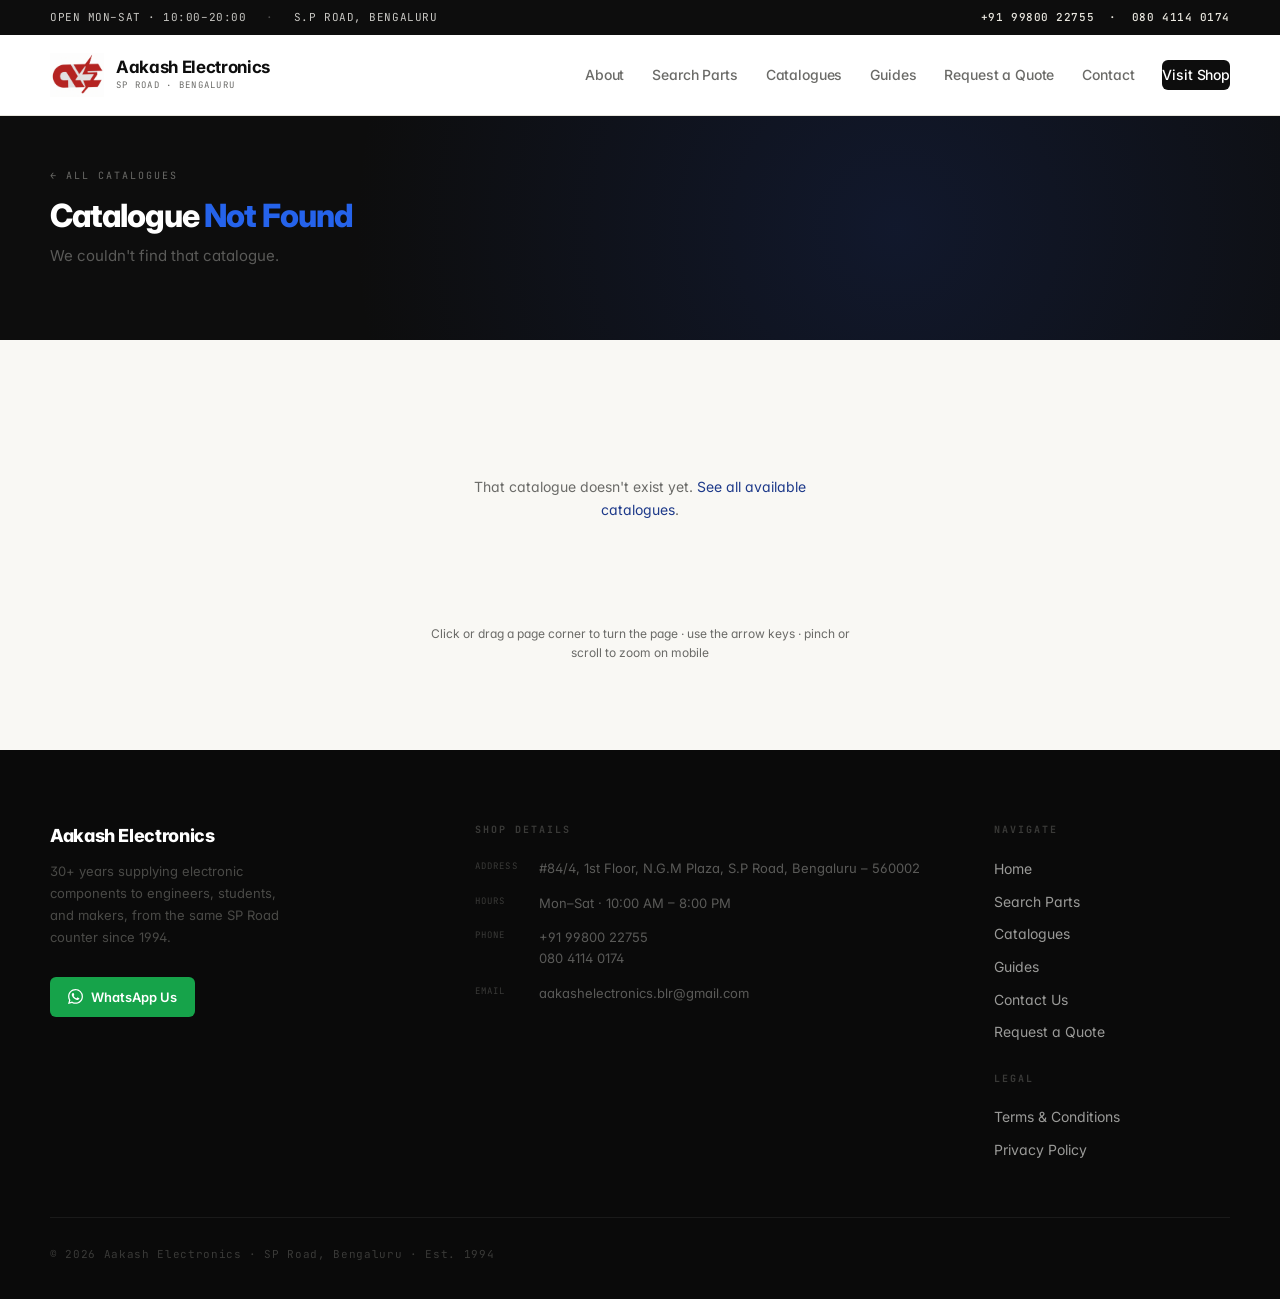
<file: catalogue.html>
<!-- Copyright © 2026 Aakash Electronics. All Rights Reserved.
     Unauthorized copying or reproduction is strictly prohibited. -->

<!doctype html>
<html lang="en">
<head>
<!-- Google tag (gtag.js) -->
<script async src="https://www.googletagmanager.com/gtag/js?id=G-Y3M3N1SLD9"></script>
<script>
  window.dataLayer = window.dataLayer || [];
  function gtag(){dataLayer.push(arguments);}
  gtag('js', new Date());
  gtag('config', 'G-Y3M3N1SLD9');
</script>
<meta charset="utf-8"/>
<title id="doc-title">Component Catalogue - Aakash Electronics</title>
<link rel="icon" type="image/svg+xml" href="/images/favicon.svg">
<link rel="icon" type="image/png" sizes="96x96" href="/images/favicon-96x96.png">
<link rel="icon" type="image/png" sizes="32x32" href="/images/favicon-32x32.png">
<link rel="icon" type="image/png" sizes="16x16" href="/images/favicon-16x16.png">
<link rel="icon" type="image/x-icon" href="/images/favicon.ico"/>
<link rel="apple-touch-icon" sizes="180x180" href="/images/apple-touch-icon.png">
<link rel="manifest" href="/site.webmanifest">
<meta name="apple-mobile-web-app-title" content="Aakash Electronics">
<meta name="viewport" content="width=device-width,initial-scale=1"/>
<meta name="description" content="Browse Aakash Electronics component catalogues online - flip through each category brochure page by page."/>
<meta http-equiv="X-Content-Type-Options" content="nosniff"/>
<meta http-equiv="X-Frame-Options" content="DENY"/>
<meta name="referrer" content="strict-origin-when-cross-origin"/>
<link rel="preconnect" href="https://fonts.googleapis.com"/>
<link rel="preconnect" href="https://fonts.gstatic.com" crossorigin/>
<link rel="stylesheet" href="https://fonts.googleapis.com/css2?family=Inter:ital,wght@0,400;0,500;0,600;0,700;0,800&family=JetBrains+Mono:wght@400;500;700&display=swap"/>
<link rel="stylesheet" href="styles.css"/>
<style>

/* ── Catalogue hero ── */
.pf-hero {
  background: var(--ink);
  padding: 52px 0 44px;
  position: relative;
  overflow: hidden;
}
.pf-hero::before {
  content: "";
  position: absolute; inset: 0;
  background-image: radial-gradient(circle at 70% 50%, rgba(30,58,138,.25) 0%, transparent 60%);
  pointer-events: none;
}
.pf-hero-inner { position: relative; z-index: 1 }
.pf-hero-eyebrow {
  font-family: var(--mono); font-size: 10px; letter-spacing: 0.2em;
  text-transform: uppercase; color: #4a4a47; margin-bottom: 14px;
  display: flex; align-items: center; gap: 10px;
}
.pf-hero-eyebrow a { color: #6b6b68; transition: color .15s }
.pf-hero-eyebrow a:hover { color: #fff }
.pf-hero h1 {
  font-size: 32px; font-weight: 800; color: #fff;
  letter-spacing: -0.03em; line-height: 1.15; margin-bottom: 10px;
}
.pf-hero h1 em { color: var(--blue-2); font-style: normal }
.pf-hero-sub {
  font-size: 15px; color: #5a5a58; line-height: 1.6; max-width: 560px; margin-bottom: 28px;
}
.pf-hero-actions { display: flex; gap: 12px; flex-wrap: wrap; align-items: center }

/* ── Viewer section ── */
.pf-viewer-section { padding: 56px 0 88px; background: var(--bg-2) }
.pf-viewer-shell {
  display: flex; flex-direction: column; align-items: center; gap: 24px;
}

/* Loading state */
.pf-loading {
  display: flex; flex-direction: column; align-items: center; gap: 16px;
  padding: 100px 20px; text-align: center;
}
.pf-spinner {
  width: 34px; height: 34px; border-radius: 50%;
  border: 3px solid var(--rule-2); border-top-color: var(--blue-2);
  animation: pf-spin 0.8s linear infinite;
}
@keyframes pf-spin { to { transform: rotate(360deg) } }
.pf-loading-text { font-size: 14px; color: var(--ink-3) }
.pf-loading-text b { color: var(--ink); font-weight: 600 }
.pf-error {
  display: none; flex-direction: column; align-items: center; gap: 14px;
  padding: 80px 20px; text-align: center; max-width: 440px;
}
.pf-error.on { display: flex }
.pf-error p { font-size: 14px; color: var(--ink-3); line-height: 1.6 }

/* Flipbook container */
#flipbook-outer { width: 100%; display: flex; justify-content: center }
#flipbook-outer.hidden { display: none }
#flipbook { touch-action: pan-y }
.pf-page {
  background: #fff;
  box-shadow: var(--shadow-lg);
  overflow: hidden;
  display: flex; align-items: center; justify-content: center;
}
.pf-page canvas { width: 100%; height: 100%; display: block }
.pf-page.pf-cover { background: var(--ink) }

/* Controls */
.pf-controls {
  display: flex; align-items: center; gap: 18px;
  padding: 10px 8px;
}
.pf-controls.hidden { display: none }
.pf-nav-btn {
  width: 40px; height: 40px; border-radius: 50%;
  background: #fff; border: 1px solid var(--rule-2);
  display: grid; place-items: center; cursor: pointer;
  color: var(--ink); transition: background .15s, color .15s, border-color .15s;
}
.pf-nav-btn:hover:not(:disabled) { background: var(--ink); color: #fff; border-color: var(--ink) }
.pf-nav-btn:disabled { opacity: .35; cursor: default }
.pf-page-indicator {
  font-family: var(--mono); font-size: 12px; color: var(--ink-3);
  letter-spacing: 0.06em; min-width: 84px; text-align: center;
}
.pf-hint {
  font-size: 12px; color: var(--ink-3); text-align: center; max-width: 440px;
}

@media (max-width: 680px) {
  .pf-hero h1 { font-size: 26px }
  .pf-viewer-section { padding: 40px 0 64px }
}
</style>
</head>
<body>
<div class="page">

  <!-- Utility bar -->
  <div class="utility">
    <div class="wrap">
      <div class="ut-left">
        <span>OPEN MON–SAT · 10:00–20:00</span>
        <span>S.P ROAD, BENGALURU</span>
      </div>
      <div class="ut-right">
        <span class="phone">+91 99800 22755 &nbsp;·&nbsp; 080 4114 0174</span>
      </div>
    </div>
  </div>

  <!-- Header -->
  <header class="header" id="main-header">
    <div class="wrap">
      <a class="brand" href="index.html">
        <img src="images/logo.png" alt="Aakash Electronics" class="brand-logo-main" id="brand-logo-img">
        <span class="brand-mark" id="brand-fallback-letter" style="display:none"><span>AE</span></span>
        <span>
          <div class="brand-name">Aakash Electronics</div>
          <div class="brand-sub">SP Road · Bengaluru</div>
        </span>
      </a>
      <nav class="nav">
        <a href="index.html#about">About</a>
        <a href="products.html">Search Parts</a>
        <a href="portfolio.html">Catalogues</a>
        <a href="guides.html">Guides</a>
        <a href="quote.html">Request a Quote</a>
        <a href="index.html#contact">Contact</a>
        <a class="nav-cta" href="index.html#contact" style="justify-content:center;">Visit Shop</a>
        <button class="nav-hamburger" id="nav-hamburger" aria-label="Open menu" aria-expanded="false">
          <span></span><span></span><span></span>
        </button>
      </nav>
    </div>
    <div class="mobile-nav" id="mobile-nav">
      <a href="index.html">Home</a>
      <a href="index.html#about">About</a>
      <a href="products.html">Search Parts</a>
      <a href="portfolio.html">Catalogues</a>
        <a href="guides.html">Guides</a>
        <a href="quote.html">Request a Quote</a>
      <a href="index.html#contact">Contact</a>
      <a href="index.html#contact" class="mob-cta">Visit Shop</a>
    </div>
  </header>

  <!-- Hero -->
  <div class="pf-hero">
    <div class="wrap pf-hero-inner">
      <div class="pf-hero-eyebrow"><a href="portfolio.html#catalogues">← All Catalogues</a><span id="doc-num" style="display:none">&nbsp;·&nbsp;CATALOGUE</span></div>
      <h1 id="doc-h1">Component <em>Catalogue</em></h1>
      <p class="pf-hero-sub" id="doc-sub">Flip through this catalogue below, just like a printed booklet.</p>
    </div>
  </div>

  <!-- Viewer -->
  <section class="pf-viewer-section" id="viewer">
    <div class="wrap pf-viewer-shell">

      <div class="pf-loading" id="pf-loading">
        <div class="pf-spinner"></div>
        <div class="pf-loading-text" id="pf-loading-text">Loading catalogue…</div>
      </div>

      <div class="pf-error" id="pf-error">
        <p>We couldn't load this catalogue in this browser. Please try again on a different browser or device, or <a href="index.html#contact" style="color:var(--blue)">get in touch</a> and we'll be happy to help.</p>
      </div>

      <div id="flipbook-outer" class="hidden">
        <div id="flipbook"></div>
      </div>

      <div class="pf-controls hidden" id="pf-controls">
        <button class="pf-nav-btn" id="pf-prev" aria-label="Previous page">
          <svg width="16" height="16" viewBox="0 0 24 24" fill="none" stroke="currentColor" stroke-width="2.2" stroke-linecap="round" stroke-linejoin="round"><polyline points="15 18 9 12 15 6"/></svg>
        </button>
        <span class="pf-page-indicator" id="pf-indicator">- / -</span>
        <button class="pf-nav-btn" id="pf-next" aria-label="Next page">
          <svg width="16" height="16" viewBox="0 0 24 24" fill="none" stroke="currentColor" stroke-width="2.2" stroke-linecap="round" stroke-linejoin="round"><polyline points="9 18 15 12 9 6"/></svg>
        </button>
      </div>

      <p class="pf-hint hidden" id="pf-hint">Click or drag a page corner to turn the page · use the arrow keys · pinch or scroll to zoom on mobile</p>

    </div>
  </section>

  <!-- Footer -->
  <footer class="footer">
    <div class="wrap">
      <div class="footer-top footer-top-v2">
        <div>
          <div class="footer-shop-name">Aakash Electronics</div>
          <div class="footer-shop-desc">30+ years supplying electronic components to engineers, students, and makers, from the same SP Road counter since 1994.</div>
          <a href="https://wa.me/919980022755?text=Hi%20Aakash%20Electronics%2C%20I%20would%20like%20to%20enquire%20about%20components." target="_blank" rel="noopener" class="footer-wa">
            <svg width="15" height="15" viewBox="0 0 24 24" fill="currentColor"><path d="M17.472 14.382c-.297-.149-1.758-.867-2.03-.967-.273-.099-.471-.148-.67.15-.197.297-.767.966-.94 1.164-.173.199-.347.223-.644.075-.297-.15-1.255-.463-2.39-1.475-.883-.788-1.48-1.761-1.653-2.059-.173-.297-.018-.458.13-.606.134-.133.298-.347.446-.52.149-.174.198-.298.298-.497.099-.198.05-.371-.025-.52-.075-.149-.669-1.612-.916-2.207-.242-.579-.487-.5-.669-.51-.173-.008-.371-.01-.57-.01-.198 0-.52.074-.792.372-.272.297-1.04 1.016-1.04 2.479 0 1.462 1.065 2.875 1.213 3.074.149.198 2.096 3.2 5.077 4.487.709.306 1.262.489 1.694.625.712.227 1.36.195 1.871.118.571-.085 1.758-.719 2.006-1.413.248-.694.248-1.289.173-1.413-.074-.124-.272-.198-.57-.347m-5.421 7.403h-.004a9.87 9.87 0 01-5.031-1.378l-.361-.214-3.741.982.998-3.648-.235-.374a9.86 9.86 0 01-1.51-5.26c.001-5.45 4.436-9.884 9.888-9.884 2.64 0 5.122 1.03 6.988 2.898a9.825 9.825 0 012.893 6.994c-.003 5.45-4.437 9.884-9.885 9.884m8.413-18.297A11.815 11.815 0 0012.05 0C5.495 0 .16 5.335.157 11.892c0 2.096.547 4.142 1.588 5.945L.057 24l6.305-1.654a11.882 11.882 0 005.683 1.448h.005c6.554 0 11.89-5.335 11.893-11.893a11.821 11.821 0 00-3.48-8.413Z"/></svg>
            WhatsApp Us
          </a>
        </div>
        <div>
          <h5 style="font-family:var(--mono);font-size:10px;letter-spacing:0.2em;text-transform:uppercase;color:#3a3a38;margin-bottom:20px;">SHOP DETAILS</h5>
          <div class="footer-dl">
            <div class="footer-dl-row"><span class="footer-dl-k">Address</span><span class="footer-dl-v">#84/4, 1st Floor, N.G.M Plaza, S.P Road, Bengaluru – 560002</span></div>
            <div class="footer-dl-row"><span class="footer-dl-k">Hours</span><span class="footer-dl-v">Mon–Sat · 10:00 AM – 8:00 PM</span></div>
            <div class="footer-dl-row"><span class="footer-dl-k">Phone</span><span class="footer-dl-v"><a href="tel:+919980022755">+91 99800 22755</a><br><a href="tel:+918041140174">080 4114 0174</a></span></div>
            <div class="footer-dl-row"><span class="footer-dl-k">Email</span><span class="footer-dl-v"><a href="mailto:aakashelectronics.blr@gmail.com">aakashelectronics.blr@gmail.com</a></span></div>
          </div>
        </div>
        <div>
          <div class="footer-link-group">
            <h5 style="font-family:var(--mono);font-size:10px;letter-spacing:0.2em;text-transform:uppercase;color:#3a3a38;margin-bottom:20px;">NAVIGATE</h5>
            <div class="footer-links">
              <a href="index.html">Home</a>
              <a href="products.html">Search Parts</a>
              <a href="portfolio.html">Catalogues</a>
              <a href="guides.html">Guides</a>
              <a href="index.html#contact">Contact Us</a>
              <a href="quote.html">Request a Quote</a>
            </div>
          </div>
          <div class="footer-link-group">
            <h5 style="font-family:var(--mono);font-size:10px;letter-spacing:0.2em;text-transform:uppercase;color:#3a3a38;margin-bottom:20px;">LEGAL</h5>
            <div class="footer-links">
              <a href="./terms.html">Terms &amp; Conditions</a>
              <a href="./terms.html#privacy">Privacy Policy</a>
            </div>
          </div>
        </div>
      </div>
      <div class="footer-bottom">
        <span>© 2026 Aakash Electronics · SP Road, Bengaluru · Est. 1994</span>
      </div>
    </div>
  </footer>

</div>

<script type="module">
  import * as pdfjsLib from './vendor/pdfjs/pdf.min.mjs';
  window.pdfjsLib = pdfjsLib;
  window.dispatchEvent(new Event('pdfjs-loaded'));
</script>
<script src="vendor/pageflip/page-flip.browser.js"></script>
<script>
function main(){

  /* ── Logo fallback ── */
  var li = document.getElementById('brand-logo-img');
  var lf = document.getElementById('brand-fallback-letter');
  function hideLogo(){ if(li) li.style.display='none'; if(lf) lf.style.display='flex'; }
  if(li){ li.addEventListener('error', hideLogo); if(li.complete && li.naturalWidth===0) hideLogo(); else if(lf) lf.style.display='none'; }

  /* ── Sticky header shadow ── */
  var hdr = document.getElementById('main-header');
  if(hdr) window.addEventListener('scroll', function(){ hdr.classList.toggle('scrolled', window.scrollY>10); }, {passive:true});

  /* ── Mobile hamburger ── */
  var hbg = document.getElementById('nav-hamburger');
  var mnv = document.getElementById('mobile-nav');
  if(hbg && mnv){
    hbg.addEventListener('click', function(){
      var o = mnv.classList.toggle('open');
      hbg.classList.toggle('open', o);
      hbg.setAttribute('aria-expanded', o);
    });
    mnv.querySelectorAll('a').forEach(function(a){
      a.addEventListener('click', function(){
        mnv.classList.remove('open'); hbg.classList.remove('open');
        hbg.setAttribute('aria-expanded','false');
      });
    });
  }

  /* ══ CATALOGUE REGISTRY ══ */
  var CATALOGUES = {
    'passive-components':        { num: '01', title: 'Passive Components',         file: 'pdfs/passive-components.pdf',          sub: 'Resistors, capacitors, and inductors across common value ranges.' },
    'transistor-diodes':         { num: '02', title: 'Transistors &amp; Diodes',    file: 'pdfs/transistor-diodes.pdf',           sub: 'Transistors, diodes, and rectifiers for switching and signal circuits.' },
    'ic-audio':                  { num: '03', title: 'ICs &amp; Audio Modules',     file: 'pdfs/ic-audio.pdf',                    sub: 'Integrated circuits and audio amplifier modules - TDA, LA, STK, and more.' },
    'sensor-modules':            { num: '04', title: 'Sensor Modules',              file: 'pdfs/sensor-modules.pdf',              sub: 'PIR, gas, temperature, RFID, and RF sensor modules - with pinouts and specs at a glance.' },
    'boards-displays':           { num: '05', title: 'Boards &amp; Displays',       file: 'pdfs/boards-displays.pdf',             sub: 'Development boards, LCDs, OLEDs, and display modules for your next build.' },
    'wireless-connectivity':     { num: '06', title: 'Wireless &amp; Connectivity', file: 'pdfs/wireless-connectivity.pdf',       sub: 'Wi-Fi, Bluetooth, RF, and GSM modules for connected projects.' },
    'amplifier-audio-boards':    { num: '07', title: 'Amplifier &amp; Audio Boards', file: 'pdfs/amplifier-audio-boards.pdf',     sub: 'Audio amplifier ICs, boards, and modules for sound and signal projects.' },
    'power-voltage-modules':     { num: '08', title: 'Power &amp; Voltage Modules', file: 'pdfs/power-voltage-modules.pdf',       sub: 'Regulators, converters, and voltage modules to power any circuit.' },
    'control-battery-modules':   { num: '09', title: 'Control &amp; Battery Modules', file: 'pdfs/control-battery-modules.pdf',   sub: 'Microcontroller, relay, and battery management modules.' },
    'motors-motion':             { num: '10', title: 'Motors &amp; Motion',         file: 'pdfs/motors-motion.pdf',               sub: 'Motors, drivers, and motion-control modules for robotics and automation.' },
    'robotics-mechanical':       { num: '11', title: 'Robotics &amp; Mechanical',   file: 'pdfs/robotics-mechanical.pdf',         sub: 'Chassis, wheels, brackets, and mechanical parts for robotics builds.' },
    'accessories-diy-kits':      { num: '12', title: 'Accessories &amp; DIY Kits',  file: 'pdfs/accessories-diy-kits.pdf',        sub: 'Starter kits, tools, and accessories for hobbyists and students.' },
    'cables-leads':              { num: '13', title: 'Cables &amp; Leads',          file: 'pdfs/cables-leads.pdf',                sub: 'Wires, leads, and cable assemblies for every connection.' },
    'power-supplies-adaptors':   { num: '14', title: 'Power Supplies &amp; Adaptors', file: 'pdfs/power-supplies-adaptors.pdf',   sub: 'SMPS units, laptop adaptors, and regulated power supplies.' },
    'connectors-sockets':        { num: '15', title: 'Connectors &amp; Sockets',    file: 'pdfs/connectors-sockets.pdf',          sub: 'Connectors, sockets, and terminals for every kind of connection.' },
    'speakers-audio-hardware':   { num: '16', title: 'Speakers &amp; Audio Hardware', file: 'pdfs/speakers-audio-hardware.pdf',   sub: 'Speakers, drivers, and audio hardware for sound projects.' },
    'switches-potentiometers':   { num: '17', title: 'Switches &amp; Potentiometers', file: 'pdfs/switches-potentiometers.pdf',   sub: 'Toggle, tact, and rocker switches, plus potentiometers and trimmers.' },
    'tools-test-gear':           { num: '18', title: 'Tools &amp; Test Gear',       file: 'pdfs/tools-test-gear.pdf',             sub: 'Soldering equipment, hand tools, and test instruments for the bench.' }
  };

  var slug = (new URLSearchParams(location.search).get('doc') || location.hash.replace(/^#(doc=)?/, '') || '').toLowerCase().replace(/[^a-z0-9-]/g, '');
  var entry = slug && CATALOGUES[slug];

  var loadingEl   = document.getElementById('pf-loading');
  var loadingTxt  = document.getElementById('pf-loading-text');
  var errorEl     = document.getElementById('pf-error');
  var outerEl     = document.getElementById('flipbook-outer');
  var flipbookEl  = document.getElementById('flipbook');
  var controlsEl  = document.getElementById('pf-controls');
  var hintEl      = document.getElementById('pf-hint');
  var prevBtn     = document.getElementById('pf-prev');
  var nextBtn     = document.getElementById('pf-next');
  var indicatorEl = document.getElementById('pf-indicator');

  function showError(){
    loadingEl.style.display = 'none';
    errorEl.classList.add('on');
  }

  if (!entry) {
    document.getElementById('doc-h1').innerHTML = 'Catalogue <em>Not Found</em>';
    document.getElementById('doc-sub').textContent = "We couldn't find that catalogue.";
    document.getElementById('pf-error').innerHTML = '<p>That catalogue doesn\'t exist yet. <a href="portfolio.html#catalogues" style="color:var(--blue)">See all available catalogues</a>.</p>';
    showError();
    return;
  }

  document.getElementById('doc-title').textContent = entry.title.replace(/&amp;/g,'&') + ' - Aakash Electronics';
  document.getElementById('doc-h1').innerHTML = entry.title;
  document.getElementById('doc-sub').textContent = entry.sub;
  var numEl = document.getElementById('doc-num');
  numEl.textContent = ' · CATALOGUE ' + entry.num;
  numEl.style.display = 'inline';

  if (!window.pdfjsLib || !window.St || !window.St.PageFlip) {
    showError();
    return;
  }

  pdfjsLib.GlobalWorkerOptions.workerSrc = 'vendor/pdfjs/pdf.worker.min.mjs';

  var pageFlip = null;
  var totalPages = 0;

  function updateIndicator(i){
    indicatorEl.textContent = (i+1) + ' / ' + totalPages;
    prevBtn.disabled = i <= 0;
    nextBtn.disabled = i >= totalPages - 1;
  }

  pdfjsLib.getDocument({ url: entry.file }).promise.then(function(pdf){
    totalPages = pdf.numPages;

    return pdf.getPage(1).then(function(firstPage){
      var vp = firstPage.getViewport({ scale: 1 });
      var baseWidth = 640;
      var baseHeight = Math.round(baseWidth * (vp.height / vp.width));

      var pageEls = [];
      var renderNext = function(n){
        if (n > totalPages) return Promise.resolve();
        loadingTxt.innerHTML = 'Rendering page <b>' + n + '</b> of <b>' + totalPages + '</b>…';
        return pdf.getPage(n).then(function(page){
          var viewport = page.getViewport({ scale: baseWidth * 2 / vp.width });
          var canvas = document.createElement('canvas');
          canvas.width = viewport.width;
          canvas.height = viewport.height;
          return page.render({ canvasContext: canvas.getContext('2d'), viewport: viewport }).promise.then(function(){
            var pageDiv = document.createElement('div');
            pageDiv.className = 'pf-page' + (n === 1 || n === totalPages ? ' pf-cover' : '');
            pageDiv.appendChild(canvas);
            flipbookEl.appendChild(pageDiv);
            pageEls.push(pageDiv);
            return renderNext(n + 1);
          });
        });
      };

      return renderNext(1).then(function(){
        pageFlip = new St.PageFlip(flipbookEl, {
          width: baseWidth,
          height: baseHeight,
          size: 'stretch',
          minWidth: 280,
          maxWidth: 900,
          minHeight: 360,
          maxHeight: 1200,
          maxShadowOpacity: 0.5,
          showCover: true,
          usePortrait: true,
          mobileScrollSupport: true,
          flippingTime: 600
        });
        pageFlip.loadFromHTML(pageEls);
        pageFlip.on('flip', function(e){ updateIndicator(e.data); });
        updateIndicator(0);

        loadingEl.style.display = 'none';
        outerEl.classList.remove('hidden');
        controlsEl.classList.remove('hidden');
        hintEl.classList.remove('hidden');

        prevBtn.addEventListener('click', function(){ pageFlip.flipPrev(); });
        nextBtn.addEventListener('click', function(){ pageFlip.flipNext(); });
        document.addEventListener('keydown', function(e){
          if (e.key === 'ArrowLeft') pageFlip.flipPrev();
          else if (e.key === 'ArrowRight') pageFlip.flipNext();
        });
      });
    });
  }).catch(function(err){
    console.error('Catalogue viewer failed to load:', err);
    showError();
  });

}
if (window.pdfjsLib) { main(); } else { window.addEventListener('pdfjs-loaded', main); }
</script>
</body>
</html>
</file>
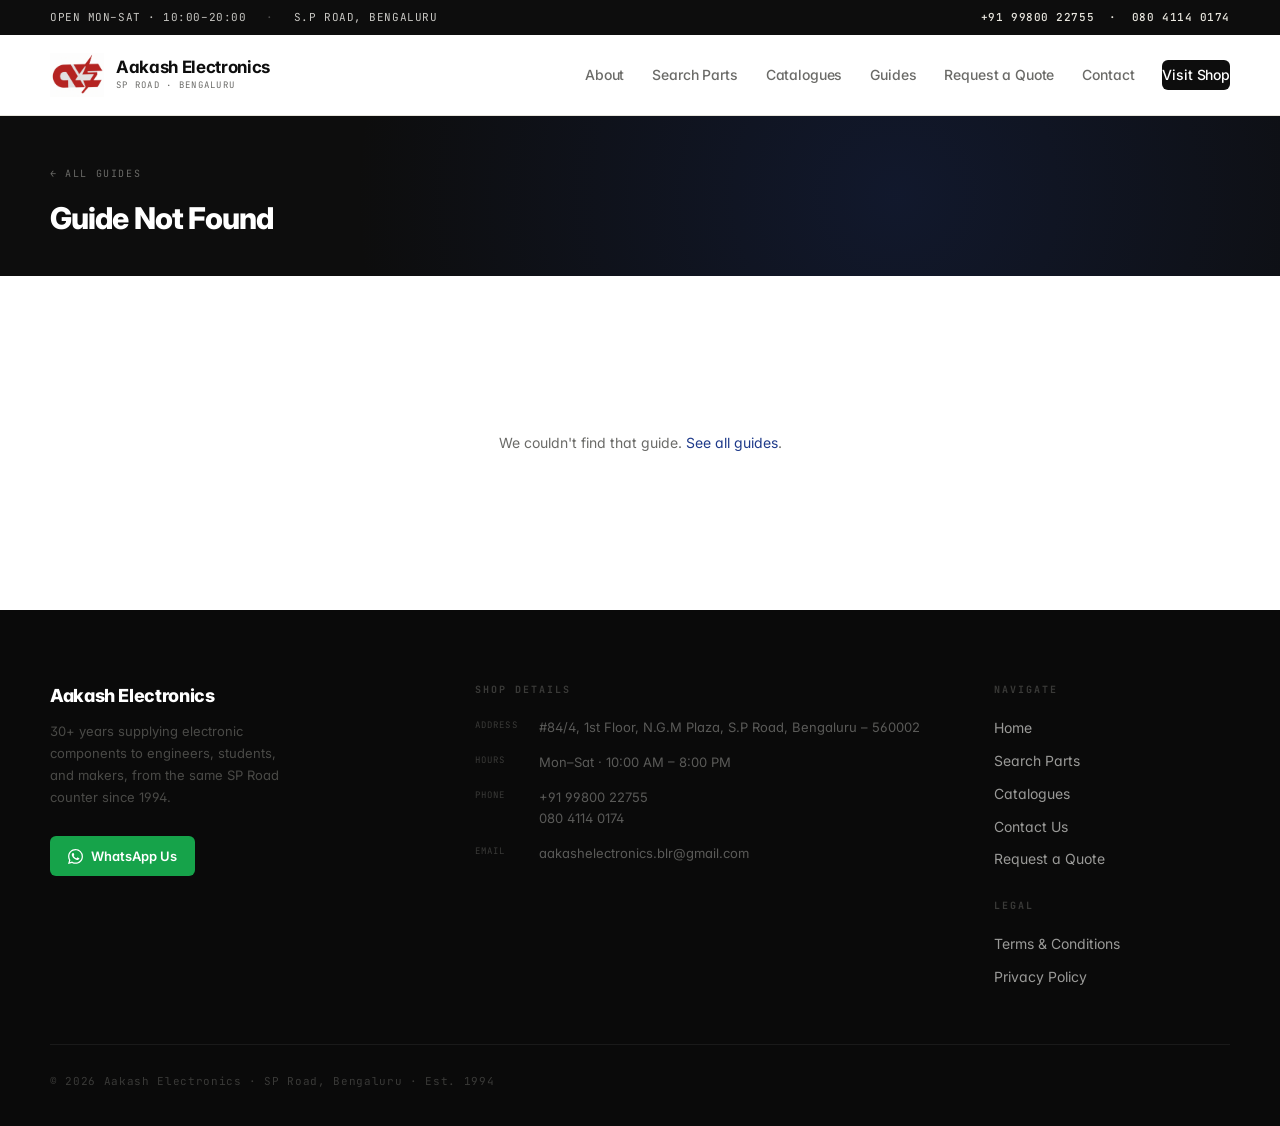
<file: guide.html>
<!-- Copyright © 2026 Aakash Electronics. All Rights Reserved.
     Unauthorized copying or reproduction is strictly prohibited. -->

<!doctype html>
<html lang="en">
<head>
<!-- Google tag (gtag.js) -->
<script async src="https://www.googletagmanager.com/gtag/js?id=G-Y3M3N1SLD9"></script>
<script>
  window.dataLayer = window.dataLayer || [];
  function gtag(){dataLayer.push(arguments);}
  gtag('js', new Date());
  gtag('config', 'G-Y3M3N1SLD9');
</script>
<meta charset="utf-8"/>
<title id="doc-title">Guide - Aakash Electronics</title>
<link rel="icon" type="image/svg+xml" href="/images/favicon.svg">
<link rel="icon" type="image/png" sizes="96x96" href="/images/favicon-96x96.png">
<link rel="icon" type="image/png" sizes="32x32" href="/images/favicon-32x32.png">
<link rel="icon" type="image/png" sizes="16x16" href="/images/favicon-16x16.png">
<link rel="icon" type="image/x-icon" href="/images/favicon.ico"/>
<link rel="apple-touch-icon" sizes="180x180" href="/images/apple-touch-icon.png">
<link rel="manifest" href="/site.webmanifest">
<meta name="apple-mobile-web-app-title" content="Aakash Electronics">
<meta name="viewport" content="width=device-width,initial-scale=1"/>
<meta name="description" id="doc-meta-desc" content="Guides and resources from Aakash Electronics, SP Road, Bengaluru."/>
<meta http-equiv="X-Content-Type-Options" content="nosniff"/>
<meta http-equiv="X-Frame-Options" content="DENY"/>
<meta name="referrer" content="strict-origin-when-cross-origin"/>
<link rel="preconnect" href="https://fonts.googleapis.com"/>
<link rel="preconnect" href="https://fonts.gstatic.com" crossorigin/>
<link rel="stylesheet" href="https://fonts.googleapis.com/css2?family=Inter:ital,wght@0,400;0,500;0,600;0,700;0,800&family=JetBrains+Mono:wght@400;500;700&display=swap"/>
<link rel="stylesheet" href="styles.css"/>
<style>

/* ── Guide hero ── */
.gd-hero { background: var(--ink); padding: 44px 0 40px; position: relative; overflow: hidden }
.gd-hero::before {
  content: ""; position: absolute; inset: 0;
  background-image: radial-gradient(circle at 70% 50%, rgba(30,58,138,.25) 0%, transparent 60%);
  pointer-events: none;
}
.gd-hero-inner { position: relative; z-index: 1; max-width: 720px }
.gd-back { font-family: var(--mono); font-size: 10px; letter-spacing: 0.16em; text-transform: uppercase; color: #6b6b68; text-decoration: none; margin-bottom: 18px; display: inline-block; transition: color .15s }
.gd-back:hover { color: #fff }
.gd-cat-tag {
  display: inline-flex; align-items: center; font-family: var(--mono); font-size: 10px;
  letter-spacing: 0.08em; text-transform: uppercase; font-weight: 700;
  padding: 4px 10px; border-radius: 20px; margin-bottom: 16px; width: fit-content;
}
.tag-blue { background: rgba(37,99,235,.18); color: #93c5fd }
.tag-gold { background: rgba(245,158,11,.18); color: #fcd34d }
.tag-green { background: rgba(22,163,74,.18); color: #86efac }
.tag-red { background: rgba(220,38,38,.18); color: #fca5a5 }
.gd-hero h1 { font-size: 30px; font-weight: 800; color: #fff; letter-spacing: -0.03em; line-height: 1.2 }

/* ── Article body ── */
.gd-article-section { padding: 56px 0 40px }
.gd-article { max-width: 700px; margin: 0 auto; font-size: 16px; line-height: 1.75; color: var(--ink-2) }
.gd-article h2 { font-size: 22px; font-weight: 800; letter-spacing: -0.015em; color: var(--ink); margin: 40px 0 16px }
.gd-article h2:first-child { margin-top: 0 }
.gd-article p { margin-bottom: 18px }
.gd-article ul, .gd-article ol { margin: 0 0 18px; padding-left: 24px }
.gd-article li { margin-bottom: 8px }
.gd-article strong { color: var(--ink); font-weight: 700 }
.gd-article a { color: var(--blue); text-decoration: underline; text-underline-offset: 2px }
.gd-article a:hover { color: var(--blue-2) }
.gd-article hr { border: none; border-top: 1px solid var(--rule); margin: 36px 0 }
.gd-article > p:last-of-type { font-style: italic; color: var(--ink-3); font-size: 15px }
.gd-loading-article { text-align: center; padding: 100px 0; color: var(--ink-3); font-size: 14px }
.gd-error-article { display: none; text-align: center; padding: 100px 0; max-width: 440px; margin: 0 auto }
.gd-error-article.on { display: block }
.gd-error-article p { color: var(--ink-3); font-size: 14px; line-height: 1.6; margin-bottom: 16px }

/* ── More guides ── */
.gd-more { padding: 40px 0 88px; border-top: 1px solid var(--rule) }
.gd-more-inner { max-width: 700px; margin: 0 auto }
.gd-more h3 { font-family: var(--mono); font-size: 11px; letter-spacing: 0.16em; text-transform: uppercase; color: var(--ink-3); margin-bottom: 20px }
.gd-more-grid { display: grid; grid-template-columns: repeat(3, 1fr); gap: 14px }
.gd-more-card {
  display: block; border: 1px solid var(--rule); border-radius: 8px; padding: 16px 18px;
  transition: border-color .15s, box-shadow .15s;
}
.gd-more-card:hover { border-color: var(--blue); box-shadow: var(--shadow) }
.gd-more-card span { font-size: 13px; font-weight: 700; color: var(--ink); line-height: 1.4; display: block }

@media (max-width: 680px) {
  .gd-hero h1 { font-size: 24px }
  .gd-more-grid { grid-template-columns: 1fr }
}
</style>
</head>
<body>
<div class="page">

  <!-- Utility bar -->
  <div class="utility">
    <div class="wrap">
      <div class="ut-left">
        <span>OPEN MON–SAT · 10:00–20:00</span>
        <span>S.P ROAD, BENGALURU</span>
      </div>
      <div class="ut-right">
        <span class="phone">+91 99800 22755 &nbsp;·&nbsp; 080 4114 0174</span>
      </div>
    </div>
  </div>

  <!-- Header -->
  <header class="header" id="main-header">
    <div class="wrap">
      <a class="brand" href="index.html">
        <img src="images/logo.png" alt="Aakash Electronics" class="brand-logo-main" id="brand-logo-img">
        <span class="brand-mark" id="brand-fallback-letter" style="display:none"><span>AE</span></span>
        <span>
          <div class="brand-name">Aakash Electronics</div>
          <div class="brand-sub">SP Road · Bengaluru</div>
        </span>
      </a>
      <nav class="nav">
        <a href="index.html#about">About</a>
        <a href="products.html">Search Parts</a>
        <a href="portfolio.html">Catalogues</a>
        <a href="guides.html">Guides</a>
        <a href="quote.html">Request a Quote</a>
        <a href="index.html#contact">Contact</a>
        <a class="nav-cta" href="index.html#contact" style="justify-content:center;">Visit Shop</a>
        <button class="nav-hamburger" id="nav-hamburger" aria-label="Open menu" aria-expanded="false">
          <span></span><span></span><span></span>
        </button>
      </nav>
    </div>
    <div class="mobile-nav" id="mobile-nav">
      <a href="index.html">Home</a>
      <a href="index.html#about">About</a>
      <a href="products.html">Search Parts</a>
      <a href="portfolio.html">Catalogues</a>
      <a href="guides.html">Guides</a>
      <a href="quote.html">Request a Quote</a>
      <a href="index.html#contact">Contact</a>
      <a href="index.html#contact" class="mob-cta">Visit Shop</a>
    </div>
  </header>

  <!-- Hero -->
  <div class="gd-hero">
    <div class="wrap">
      <div class="gd-hero-inner">
        <a class="gd-back" href="guides.html">← All Guides</a>
        <br>
        <span class="gd-cat-tag" id="doc-cat" style="display:none"></span>
        <h1 id="doc-h1">Loading…</h1>
      </div>
    </div>
  </div>

  <!-- Article -->
  <section class="gd-article-section">
    <div class="wrap">
      <div class="gd-loading-article" id="gd-loading">Loading guide…</div>
      <div class="gd-error-article" id="gd-error">
        <p>We couldn't find that guide. <a href="guides.html" style="color:var(--blue)">See all guides</a>.</p>
      </div>
      <article class="gd-article" id="gd-article"></article>
    </div>
  </section>

  <!-- More guides -->
  <section class="gd-more" id="gd-more" style="display:none">
    <div class="wrap">
      <div class="gd-more-inner">
        <h3>More Guides</h3>
        <div class="gd-more-grid" id="gd-more-grid"></div>
      </div>
    </div>
  </section>

  <!-- Footer -->
  <footer class="footer">
    <div class="wrap">
      <div class="footer-top footer-top-v2">
        <div>
          <div class="footer-shop-name">Aakash Electronics</div>
          <div class="footer-shop-desc">30+ years supplying electronic components to engineers, students, and makers, from the same SP Road counter since 1994.</div>
          <a href="https://wa.me/919980022755?text=Hi%20Aakash%20Electronics%2C%20I%20would%20like%20to%20enquire%20about%20components." target="_blank" rel="noopener" class="footer-wa">
            <svg width="15" height="15" viewBox="0 0 24 24" fill="currentColor"><path d="M17.472 14.382c-.297-.149-1.758-.867-2.03-.967-.273-.099-.471-.148-.67.15-.197.297-.767.966-.94 1.164-.173.199-.347.223-.644.075-.297-.15-1.255-.463-2.39-1.475-.883-.788-1.48-1.761-1.653-2.059-.173-.297-.018-.458.13-.606.134-.133.298-.347.446-.52.149-.174.198-.298.298-.497.099-.198.05-.371-.025-.52-.075-.149-.669-1.612-.916-2.207-.242-.579-.487-.5-.669-.51-.173-.008-.371-.01-.57-.01-.198 0-.52.074-.792.372-.272.297-1.04 1.016-1.04 2.479 0 1.462 1.065 2.875 1.213 3.074.149.198 2.096 3.2 5.077 4.487.709.306 1.262.489 1.694.625.712.227 1.36.195 1.871.118.571-.085 1.758-.719 2.006-1.413.248-.694.248-1.289.173-1.413-.074-.124-.272-.198-.57-.347m-5.421 7.403h-.004a9.87 9.87 0 01-5.031-1.378l-.361-.214-3.741.982.998-3.648-.235-.374a9.86 9.86 0 01-1.51-5.26c.001-5.45 4.436-9.884 9.888-9.884 2.64 0 5.122 1.03 6.988 2.898a9.825 9.825 0 012.893 6.994c-.003 5.45-4.437 9.884-9.885 9.884m8.413-18.297A11.815 11.815 0 0012.05 0C5.495 0 .16 5.335.157 11.892c0 2.096.547 4.142 1.588 5.945L.057 24l6.305-1.654a11.882 11.882 0 005.683 1.448h.005c6.554 0 11.89-5.335 11.893-11.893a11.821 11.821 0 00-3.48-8.413Z"/></svg>
            WhatsApp Us
          </a>
        </div>
        <div>
          <h5 style="font-family:var(--mono);font-size:10px;letter-spacing:0.2em;text-transform:uppercase;color:#3a3a38;margin-bottom:20px;">SHOP DETAILS</h5>
          <div class="footer-dl">
            <div class="footer-dl-row"><span class="footer-dl-k">Address</span><span class="footer-dl-v">#84/4, 1st Floor, N.G.M Plaza, S.P Road, Bengaluru – 560002</span></div>
            <div class="footer-dl-row"><span class="footer-dl-k">Hours</span><span class="footer-dl-v">Mon–Sat · 10:00 AM – 8:00 PM</span></div>
            <div class="footer-dl-row"><span class="footer-dl-k">Phone</span><span class="footer-dl-v"><a href="tel:+919980022755">+91 99800 22755</a><br><a href="tel:+918041140174">080 4114 0174</a></span></div>
            <div class="footer-dl-row"><span class="footer-dl-k">Email</span><span class="footer-dl-v"><a href="mailto:aakashelectronics.blr@gmail.com">aakashelectronics.blr@gmail.com</a></span></div>
          </div>
        </div>
        <div>
          <div class="footer-link-group">
            <h5 style="font-family:var(--mono);font-size:10px;letter-spacing:0.2em;text-transform:uppercase;color:#3a3a38;margin-bottom:20px;">NAVIGATE</h5>
            <div class="footer-links">
              <a href="index.html">Home</a>
              <a href="products.html">Search Parts</a>
              <a href="portfolio.html">Catalogues</a>
              <a href="index.html#contact">Contact Us</a>
              <a href="quote.html">Request a Quote</a>
            </div>
          </div>
          <div class="footer-link-group">
            <h5 style="font-family:var(--mono);font-size:10px;letter-spacing:0.2em;text-transform:uppercase;color:#3a3a38;margin-bottom:20px;">LEGAL</h5>
            <div class="footer-links">
              <a href="./terms.html">Terms &amp; Conditions</a>
              <a href="./terms.html#privacy">Privacy Policy</a>
            </div>
          </div>
        </div>
      </div>
      <div class="footer-bottom">
        <span>© 2026 Aakash Electronics · SP Road, Bengaluru · Est. 1994</span>
      </div>
    </div>
  </footer>

</div>

<script src="guides-data.js"></script>
<script src="vendor/marked/marked.umd.js"></script>
<script>
(function(){

  /* ── Logo fallback ── */
  var li = document.getElementById('brand-logo-img');
  var lf = document.getElementById('brand-fallback-letter');
  function hideLogo(){ if(li) li.style.display='none'; if(lf) lf.style.display='flex'; }
  if(li){ li.addEventListener('error', hideLogo); if(li.complete && li.naturalWidth===0) hideLogo(); else if(lf) lf.style.display='none'; }

  /* ── Sticky header shadow ── */
  var hdr = document.getElementById('main-header');
  if(hdr) window.addEventListener('scroll', function(){ hdr.classList.toggle('scrolled', window.scrollY>10); }, {passive:true});

  /* ── Mobile hamburger ── */
  var hbg = document.getElementById('nav-hamburger');
  var mnv = document.getElementById('mobile-nav');
  if(hbg && mnv){
    hbg.addEventListener('click', function(){
      var o = mnv.classList.toggle('open');
      hbg.classList.toggle('open', o);
      hbg.setAttribute('aria-expanded', o);
    });
    mnv.querySelectorAll('a').forEach(function(a){
      a.addEventListener('click', function(){
        mnv.classList.remove('open'); hbg.classList.remove('open');
        hbg.setAttribute('aria-expanded','false');
      });
    });
  }

  /* ══ GUIDE READER ══ */
  var CAT_COLORS = { 'Buying in Bengaluru':'tag-gold', 'Bulk & Business Buying':'tag-blue', 'Students & Labs':'tag-green',
                      'Learn the Basics':'tag-red', 'Choosing Components':'tag-blue', 'Projects & Prototyping':'tag-green' };

  function parseFrontmatter(raw){
    var m = raw.match(/^---\s*\n([\s\S]*?)\n---\s*\n?([\s\S]*)$/);
    if (!m) return null;
    var fm = {}, lines = m[1].split('\n');
    lines.forEach(function(line){
      var idx = line.indexOf(':');
      if (idx === -1) return;
      var key = line.slice(0, idx).trim();
      var val = line.slice(idx + 1).trim().replace(/^"(.*)"$/, '$1');
      fm[key] = val;
    });
    return { meta: fm, body: m[2] };
  }

  var slug = (new URLSearchParams(location.search).get('slug') || location.hash.replace(/^#/, '') || '').replace(/[^a-z0-9-]/gi, '');
  var loadingEl = document.getElementById('gd-loading');
  var errorEl = document.getElementById('gd-error');
  var articleEl = document.getElementById('gd-article');
  var catEl = document.getElementById('doc-cat');
  var h1El = document.getElementById('doc-h1');

  function showError(){
    loadingEl.style.display = 'none';
    errorEl.classList.add('on');
    h1El.textContent = 'Guide Not Found';
  }

  if (!slug || !window.GUIDE_FILES || !window.marked) { showError(); return; }

  Promise.all(GUIDE_FILES.map(function(f){
    return fetch('guides/' + f).then(function(r){ return r.text(); }).then(function(raw){
      var parsed = parseFrontmatter(raw);
      return parsed ? { file: f, meta: parsed.meta, body: parsed.body } : null;
    }).catch(function(){ return null; });
  })).then(function(all){
    all = all.filter(Boolean);
    var current = all.find(function(p){ return p.meta.slug === slug; });

    if (!current) { showError(); return; }

    document.getElementById('doc-title').textContent = current.meta.title + ' - Aakash Electronics';
    document.getElementById('doc-meta-desc').setAttribute('content', current.meta.meta_description || '');
    h1El.textContent = current.meta.title;
    var tagClass = CAT_COLORS[current.meta.category] || 'tag-blue';
    catEl.className = 'gd-cat-tag ' + tagClass;
    catEl.textContent = current.meta.category;
    catEl.style.display = 'inline-flex';

    var bodyMd = current.body
      .replace(/^\s*#\s+.+\n+/, '') /* strip the leading H1 - already shown in the hero above */
      .replace(/\]\(\/contact\)/g, '](index.html#contact)')
      .replace(/\]\(\/products\)/g, '](products.html)')
      .replace(/\]\(\/quote\)/g, '](quote.html)');
    articleEl.innerHTML = marked.parse(bodyMd);

    loadingEl.style.display = 'none';

    /* More guides: same category first, then the rest, up to 3 */
    var rest = all.filter(function(p){ return p.meta.slug !== slug; });
    var others = rest.filter(function(p){ return p.meta.category === current.meta.category; })
      .concat(rest.filter(function(p){ return p.meta.category !== current.meta.category; })).slice(0, 3);
    if (others.length) {
      document.getElementById('gd-more-grid').innerHTML = others.map(function(p){
        return '<a class="gd-more-card" href="guide.html?slug=' + encodeURIComponent(p.meta.slug) + '#' + encodeURIComponent(p.meta.slug) + '"><span>' + p.meta.title + '</span></a>';
      }).join('');
      document.getElementById('gd-more').style.display = 'block';
    }
  }).catch(function(err){
    console.error('Guide failed to load:', err);
    showError();
  });

})();
</script>
</body>
</html>
</file>
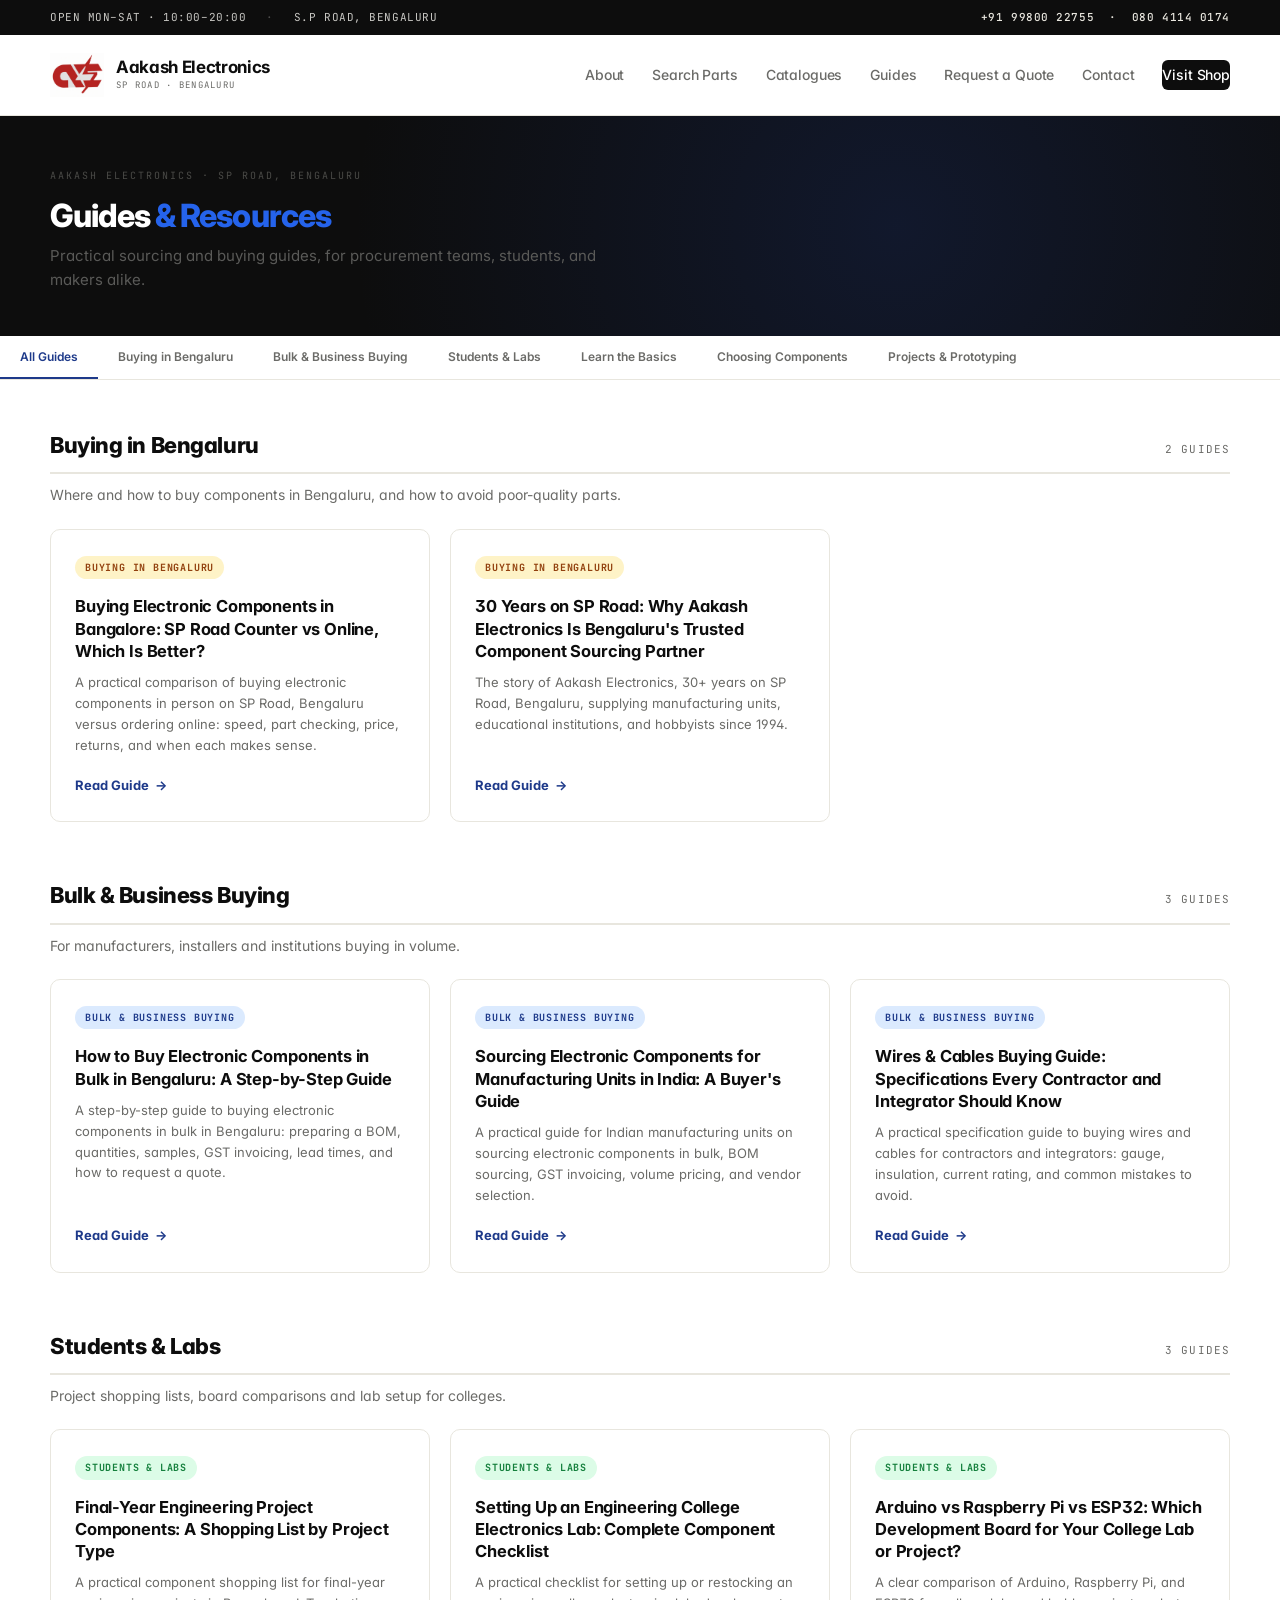
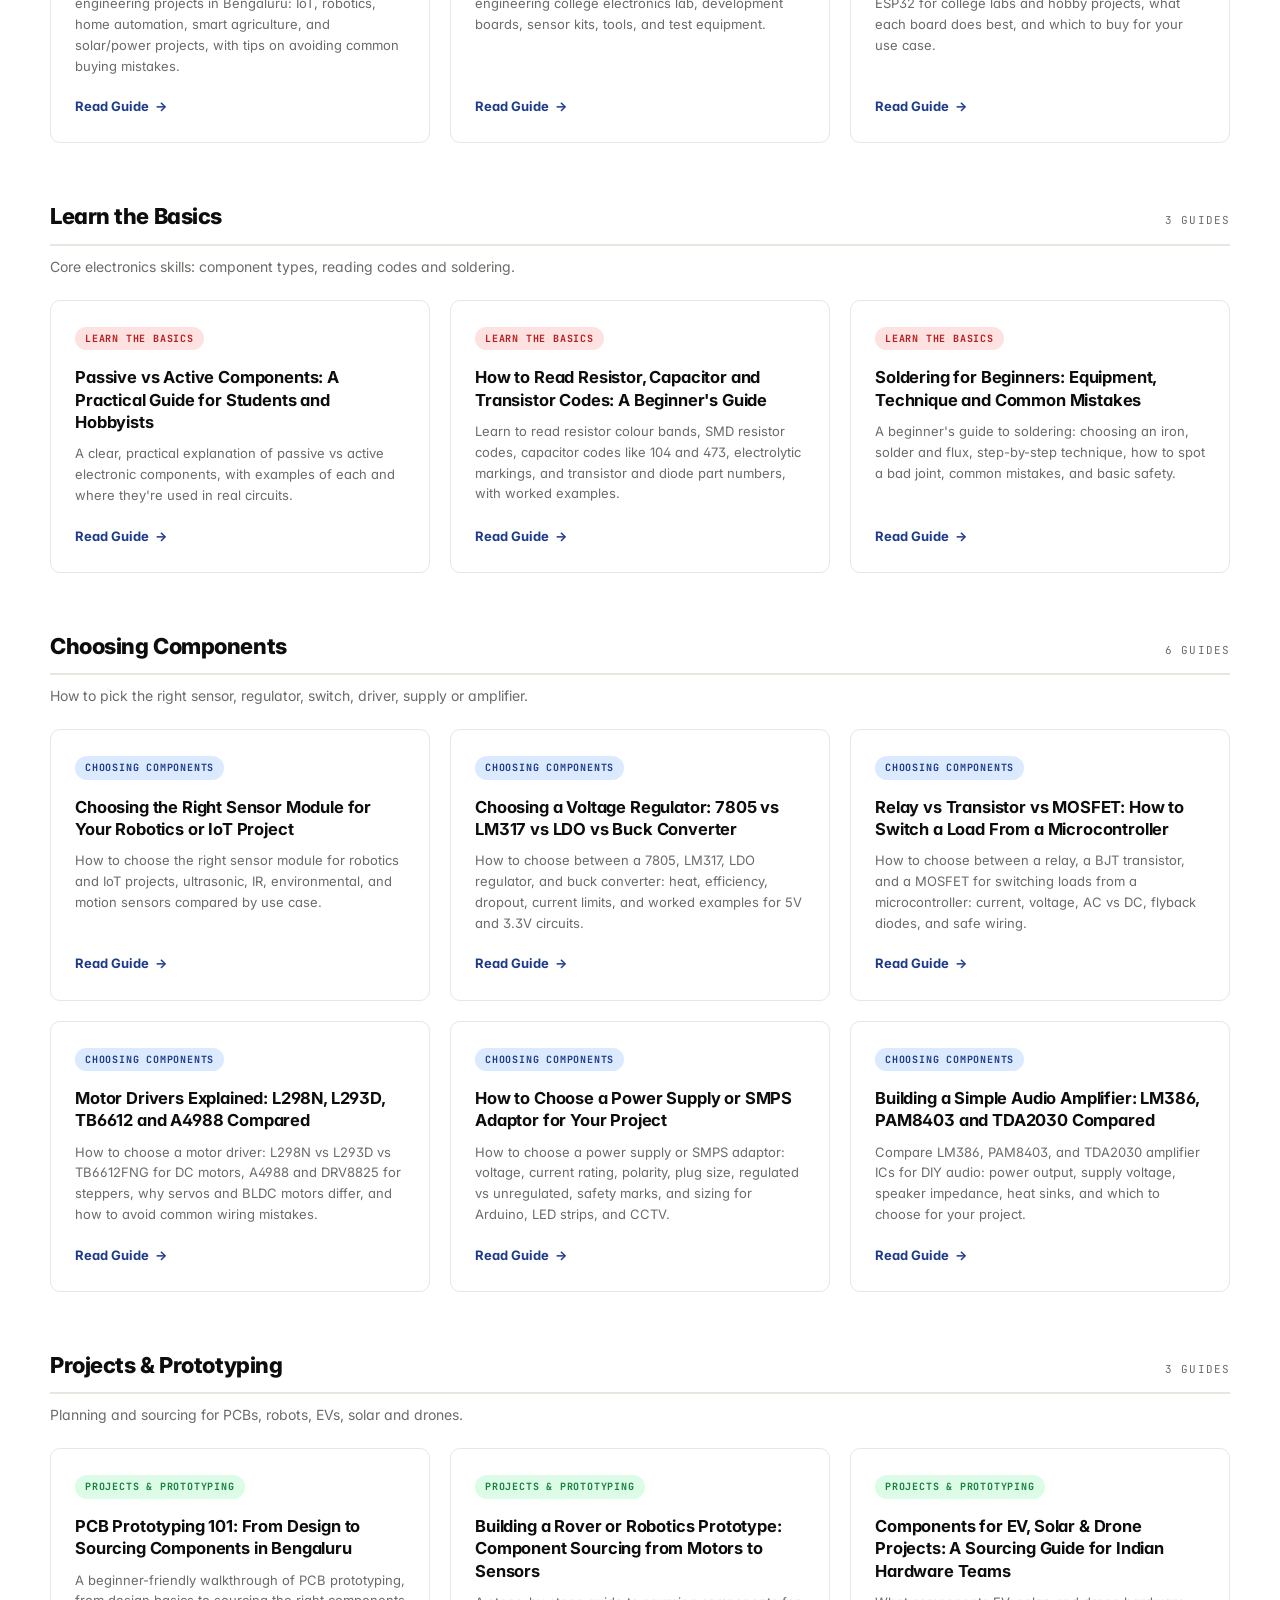
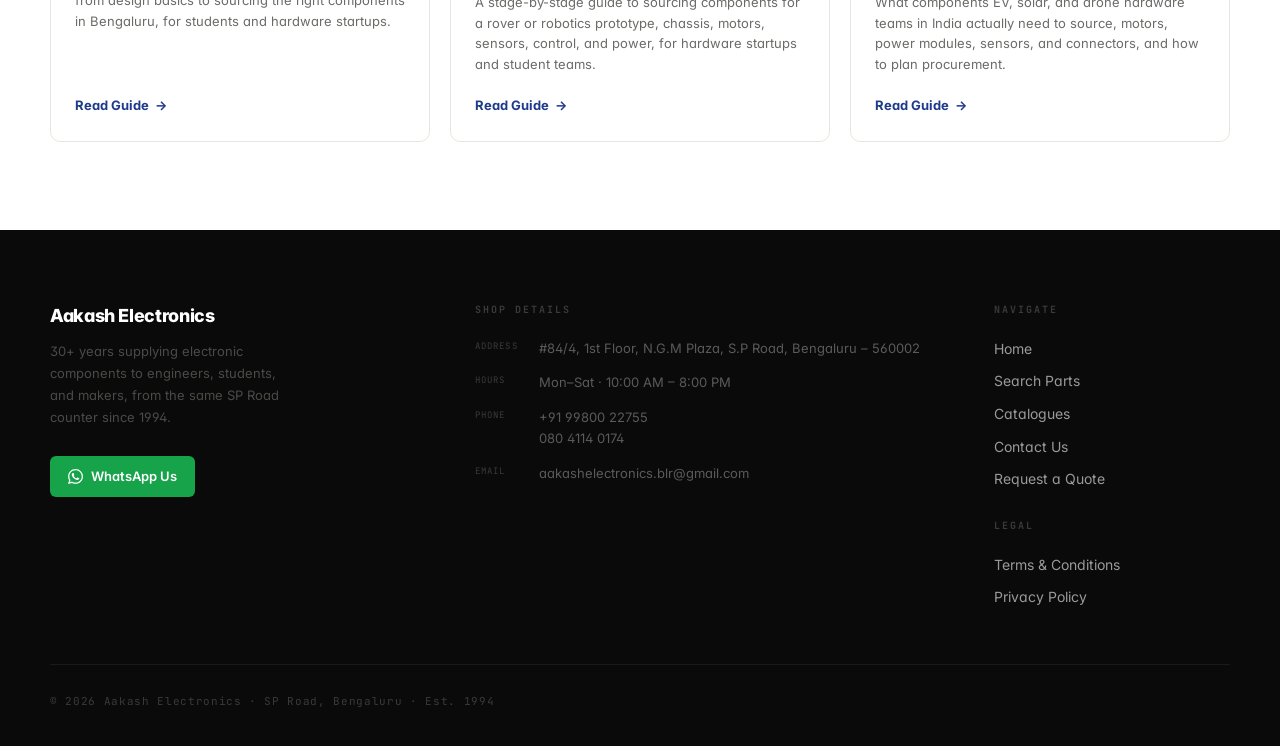
<file: guides.html>
<!-- Copyright © 2026 Aakash Electronics. All Rights Reserved.
     Unauthorized copying or reproduction is strictly prohibited. -->

<!doctype html>
<html lang="en">
<head>
<!-- Google tag (gtag.js) -->
<script async src="https://www.googletagmanager.com/gtag/js?id=G-Y3M3N1SLD9"></script>
<script>
  window.dataLayer = window.dataLayer || [];
  function gtag(){dataLayer.push(arguments);}
  gtag('js', new Date());
  gtag('config', 'G-Y3M3N1SLD9');
</script>
<meta charset="utf-8"/>
<title>Guides &amp; Resources - Aakash Electronics</title>
<link rel="icon" type="image/svg+xml" href="/images/favicon.svg">
<link rel="icon" type="image/png" sizes="96x96" href="/images/favicon-96x96.png">
<link rel="icon" type="image/png" sizes="32x32" href="/images/favicon-32x32.png">
<link rel="icon" type="image/png" sizes="16x16" href="/images/favicon-16x16.png">
<link rel="icon" type="image/x-icon" href="/images/favicon.ico"/>
<link rel="apple-touch-icon" sizes="180x180" href="/images/apple-touch-icon.png">
<link rel="manifest" href="/site.webmanifest">
<meta name="apple-mobile-web-app-title" content="Aakash Electronics">
<meta name="viewport" content="width=device-width,initial-scale=1"/>
<meta name="description" content="Practical guides on sourcing electronic components, buying guides for students and makers, and B2B procurement advice from Aakash Electronics, SP Road, Bengaluru."/>
<meta http-equiv="X-Content-Type-Options" content="nosniff"/>
<meta http-equiv="X-Frame-Options" content="DENY"/>
<meta name="referrer" content="strict-origin-when-cross-origin"/>
<link rel="preconnect" href="https://fonts.googleapis.com"/>
<link rel="preconnect" href="https://fonts.gstatic.com" crossorigin/>
<link rel="stylesheet" href="https://fonts.googleapis.com/css2?family=Inter:ital,wght@0,400;0,500;0,600;0,700;0,800&family=JetBrains+Mono:wght@400;500;700&display=swap"/>
<link rel="stylesheet" href="styles.css"/>
<style>

/* ── Guides hero ── */
.gd-hero { background: var(--ink); padding: 52px 0 44px; position: relative; overflow: hidden }
.gd-hero::before {
  content: ""; position: absolute; inset: 0;
  background-image: radial-gradient(circle at 70% 50%, rgba(30,58,138,.25) 0%, transparent 60%);
  pointer-events: none;
}
.gd-hero-inner { position: relative; z-index: 1 }
.gd-hero-eyebrow {
  font-family: var(--mono); font-size: 10px; letter-spacing: 0.2em;
  text-transform: uppercase; color: #4a4a47; margin-bottom: 14px;
}
.gd-hero h1 { font-size: 32px; font-weight: 800; color: #fff; letter-spacing: -0.03em; line-height: 1.15; margin-bottom: 10px }
.gd-hero h1 em { color: var(--blue-2); font-style: normal }
.gd-hero-sub { font-size: 15px; color: #5a5a58; line-height: 1.6; max-width: 560px }

/* ── Category filter tabs ── */
.gd-tabbar {
  position: sticky; top: 64px; z-index: 80;
  background: var(--bg); border-bottom: 1px solid var(--rule);
  overflow-x: auto; display: flex; scrollbar-width: none;
}
.gd-tabbar::-webkit-scrollbar { display: none }
.gd-tab {
  padding: 13px 20px; font-size: 12px; font-weight: 600;
  white-space: nowrap; cursor: pointer; background: none; border: none; font-family: inherit;
  color: var(--ink-3); border-bottom: 2px solid transparent;
  transition: color .15s, border-color .15s; flex-shrink: 0;
}
.gd-tab:hover { color: var(--ink) }
.gd-tab.on { color: var(--blue); border-bottom-color: var(--blue) }

/* ── Grid ── */
.gd-body { padding: 48px 0 88px }
.gd-grid { display: grid; grid-template-columns: repeat(3, 1fr); gap: 20px }
.gd-card {
  display: flex; flex-direction: column; border: 1px solid var(--rule); border-radius: 10px;
  padding: 26px 24px; background: var(--bg);
  transition: box-shadow .2s, transform .2s, border-color .2s;
}
.gd-card:hover { box-shadow: var(--shadow-lg); transform: translateY(-3px); border-color: var(--blue) }
.gd-cat-tag {
  display: inline-flex; align-items: center; font-family: var(--mono); font-size: 10px;
  letter-spacing: 0.08em; text-transform: uppercase; font-weight: 700;
  padding: 4px 10px; border-radius: 20px; margin-bottom: 16px; width: fit-content;
}
.gd-card h3 { font-size: 16.5px; font-weight: 700; letter-spacing: -0.01em; line-height: 1.35; margin-bottom: 10px; color: var(--ink) }
.gd-card p { font-size: 13px; color: var(--ink-3); line-height: 1.6; margin-bottom: 20px; flex: 1 }
.gd-card-cta { font-size: 13px; font-weight: 700; color: var(--blue); display: inline-flex; align-items: center; gap: 6px }
.gd-card .arrow { transition: transform .2s }
.gd-card:hover .arrow { transform: translateX(4px) }

.gd-loading { text-align: center; padding: 80px 0; color: var(--ink-3); font-size: 14px }
.gd-empty { display: none; text-align: center; padding: 60px 0; color: var(--ink-3); font-size: 14px }
.gd-empty.on { display: block }

/* Grouped sections (All Guides view) */
.gd-group { margin-bottom: 56px }
.gd-group:last-child { margin-bottom: 0 }
.gd-group-head { display: flex; align-items: baseline; justify-content: space-between; gap: 16px; padding-bottom: 10px; border-bottom: 2px solid var(--rule); margin-bottom: 10px }
.gd-group-head h2 { font-size: 22px; font-weight: 800; letter-spacing: -0.02em; color: var(--ink) }
.gd-group-head span { font-family: var(--mono); font-size: 11px; letter-spacing: 0.1em; text-transform: uppercase; color: var(--ink-3) }
.gd-group-desc { font-size: 14px; color: var(--ink-3); line-height: 1.6; margin-bottom: 22px }

/* Category tag colors */
.tag-blue { background: var(--blue-3); color: var(--blue) }
.tag-gold { background: #fef3c7; color: #92400e }
.tag-green { background: #dcfce7; color: #15803d }
.tag-red { background: var(--red-3); color: var(--red-2) }

@media (max-width: 900px) { .gd-grid { grid-template-columns: repeat(2, 1fr) } }
@media (max-width: 640px) {
  .gd-hero h1 { font-size: 26px }
  .gd-grid { grid-template-columns: 1fr }
}
</style>
</head>
<body>
<div class="page">

  <!-- Utility bar -->
  <div class="utility">
    <div class="wrap">
      <div class="ut-left">
        <span>OPEN MON–SAT · 10:00–20:00</span>
        <span>S.P ROAD, BENGALURU</span>
      </div>
      <div class="ut-right">
        <span class="phone">+91 99800 22755 &nbsp;·&nbsp; 080 4114 0174</span>
      </div>
    </div>
  </div>

  <!-- Header -->
  <header class="header" id="main-header">
    <div class="wrap">
      <a class="brand" href="index.html">
        <img src="images/logo.png" alt="Aakash Electronics" class="brand-logo-main" id="brand-logo-img">
        <span class="brand-mark" id="brand-fallback-letter" style="display:none"><span>AE</span></span>
        <span>
          <div class="brand-name">Aakash Electronics</div>
          <div class="brand-sub">SP Road · Bengaluru</div>
        </span>
      </a>
      <nav class="nav">
        <a href="index.html#about">About</a>
        <a href="products.html">Search Parts</a>
        <a href="portfolio.html">Catalogues</a>
        <a href="guides.html">Guides</a>
        <a href="quote.html">Request a Quote</a>
        <a href="index.html#contact">Contact</a>
        <a class="nav-cta" href="index.html#contact" style="justify-content:center;">Visit Shop</a>
        <button class="nav-hamburger" id="nav-hamburger" aria-label="Open menu" aria-expanded="false">
          <span></span><span></span><span></span>
        </button>
      </nav>
    </div>
    <div class="mobile-nav" id="mobile-nav">
      <a href="index.html">Home</a>
      <a href="index.html#about">About</a>
      <a href="products.html">Search Parts</a>
      <a href="portfolio.html">Catalogues</a>
      <a href="guides.html">Guides</a>
      <a href="quote.html">Request a Quote</a>
      <a href="index.html#contact">Contact</a>
      <a href="index.html#contact" class="mob-cta">Visit Shop</a>
    </div>
  </header>

  <!-- Hero -->
  <div class="gd-hero">
    <div class="wrap gd-hero-inner">
      <div class="gd-hero-eyebrow">Aakash Electronics · SP Road, Bengaluru</div>
      <h1>Guides <em>&amp; Resources</em></h1>
      <p class="gd-hero-sub">Practical sourcing and buying guides, for procurement teams, students, and makers alike.</p>
    </div>
  </div>

  <!-- Category tabs -->
  <div class="gd-tabbar" id="gd-tabbar">
    <button class="gd-tab on" data-cat="all">All Guides</button>
  </div>

  <!-- Grid -->
  <section class="gd-body">
    <div class="wrap">
      <div class="gd-loading" id="gd-loading">Loading guides…</div>
      <div class="gd-empty" id="gd-empty">No guides in this category yet.</div>
      <div id="gd-grid"></div>
    </div>
  </section>

  <!-- Footer -->
  <footer class="footer">
    <div class="wrap">
      <div class="footer-top footer-top-v2">
        <div>
          <div class="footer-shop-name">Aakash Electronics</div>
          <div class="footer-shop-desc">30+ years supplying electronic components to engineers, students, and makers, from the same SP Road counter since 1994.</div>
          <a href="https://wa.me/919980022755?text=Hi%20Aakash%20Electronics%2C%20I%20would%20like%20to%20enquire%20about%20components." target="_blank" rel="noopener" class="footer-wa">
            <svg width="15" height="15" viewBox="0 0 24 24" fill="currentColor"><path d="M17.472 14.382c-.297-.149-1.758-.867-2.03-.967-.273-.099-.471-.148-.67.15-.197.297-.767.966-.94 1.164-.173.199-.347.223-.644.075-.297-.15-1.255-.463-2.39-1.475-.883-.788-1.48-1.761-1.653-2.059-.173-.297-.018-.458.13-.606.134-.133.298-.347.446-.52.149-.174.198-.298.298-.497.099-.198.05-.371-.025-.52-.075-.149-.669-1.612-.916-2.207-.242-.579-.487-.5-.669-.51-.173-.008-.371-.01-.57-.01-.198 0-.52.074-.792.372-.272.297-1.04 1.016-1.04 2.479 0 1.462 1.065 2.875 1.213 3.074.149.198 2.096 3.2 5.077 4.487.709.306 1.262.489 1.694.625.712.227 1.36.195 1.871.118.571-.085 1.758-.719 2.006-1.413.248-.694.248-1.289.173-1.413-.074-.124-.272-.198-.57-.347m-5.421 7.403h-.004a9.87 9.87 0 01-5.031-1.378l-.361-.214-3.741.982.998-3.648-.235-.374a9.86 9.86 0 01-1.51-5.26c.001-5.45 4.436-9.884 9.888-9.884 2.64 0 5.122 1.03 6.988 2.898a9.825 9.825 0 012.893 6.994c-.003 5.45-4.437 9.884-9.885 9.884m8.413-18.297A11.815 11.815 0 0012.05 0C5.495 0 .16 5.335.157 11.892c0 2.096.547 4.142 1.588 5.945L.057 24l6.305-1.654a11.882 11.882 0 005.683 1.448h.005c6.554 0 11.89-5.335 11.893-11.893a11.821 11.821 0 00-3.48-8.413Z"/></svg>
            WhatsApp Us
          </a>
        </div>
        <div>
          <h5 style="font-family:var(--mono);font-size:10px;letter-spacing:0.2em;text-transform:uppercase;color:#3a3a38;margin-bottom:20px;">SHOP DETAILS</h5>
          <div class="footer-dl">
            <div class="footer-dl-row"><span class="footer-dl-k">Address</span><span class="footer-dl-v">#84/4, 1st Floor, N.G.M Plaza, S.P Road, Bengaluru – 560002</span></div>
            <div class="footer-dl-row"><span class="footer-dl-k">Hours</span><span class="footer-dl-v">Mon–Sat · 10:00 AM – 8:00 PM</span></div>
            <div class="footer-dl-row"><span class="footer-dl-k">Phone</span><span class="footer-dl-v"><a href="tel:+919980022755">+91 99800 22755</a><br><a href="tel:+918041140174">080 4114 0174</a></span></div>
            <div class="footer-dl-row"><span class="footer-dl-k">Email</span><span class="footer-dl-v"><a href="mailto:aakashelectronics.blr@gmail.com">aakashelectronics.blr@gmail.com</a></span></div>
          </div>
        </div>
        <div>
          <div class="footer-link-group">
            <h5 style="font-family:var(--mono);font-size:10px;letter-spacing:0.2em;text-transform:uppercase;color:#3a3a38;margin-bottom:20px;">NAVIGATE</h5>
            <div class="footer-links">
              <a href="index.html">Home</a>
              <a href="products.html">Search Parts</a>
              <a href="portfolio.html">Catalogues</a>
              <a href="index.html#contact">Contact Us</a>
              <a href="quote.html">Request a Quote</a>
            </div>
          </div>
          <div class="footer-link-group">
            <h5 style="font-family:var(--mono);font-size:10px;letter-spacing:0.2em;text-transform:uppercase;color:#3a3a38;margin-bottom:20px;">LEGAL</h5>
            <div class="footer-links">
              <a href="./terms.html">Terms &amp; Conditions</a>
              <a href="./terms.html#privacy">Privacy Policy</a>
            </div>
          </div>
        </div>
      </div>
      <div class="footer-bottom">
        <span>© 2026 Aakash Electronics · SP Road, Bengaluru · Est. 1994</span>
      </div>
    </div>
  </footer>

</div>

<script src="guides-data.js"></script>
<script>
(function(){

  /* ── Logo fallback ── */
  var li = document.getElementById('brand-logo-img');
  var lf = document.getElementById('brand-fallback-letter');
  function hideLogo(){ if(li) li.style.display='none'; if(lf) lf.style.display='flex'; }
  if(li){ li.addEventListener('error', hideLogo); if(li.complete && li.naturalWidth===0) hideLogo(); else if(lf) lf.style.display='none'; }

  /* ── Sticky header shadow ── */
  var hdr = document.getElementById('main-header');
  if(hdr) window.addEventListener('scroll', function(){ hdr.classList.toggle('scrolled', window.scrollY>10); }, {passive:true});

  /* ── Mobile hamburger ── */
  var hbg = document.getElementById('nav-hamburger');
  var mnv = document.getElementById('mobile-nav');
  if(hbg && mnv){
    hbg.addEventListener('click', function(){
      var o = mnv.classList.toggle('open');
      hbg.classList.toggle('open', o);
      hbg.setAttribute('aria-expanded', o);
    });
    mnv.querySelectorAll('a').forEach(function(a){
      a.addEventListener('click', function(){
        mnv.classList.remove('open'); hbg.classList.remove('open');
        hbg.setAttribute('aria-expanded','false');
      });
    });
  }

  /* ══ GUIDES GRID ══ */
  var CAT_COLORS = { 'Buying in Bengaluru':'tag-gold', 'Bulk & Business Buying':'tag-blue', 'Students & Labs':'tag-green',
                      'Learn the Basics':'tag-red', 'Choosing Components':'tag-blue', 'Projects & Prototyping':'tag-green' };

  /* Category order and one-line descriptions - tabs and the "All Guides" sections follow this order */
  var CATS = [
    { name: 'Buying in Bengaluru',    desc: 'Where and how to buy components in Bengaluru, and how to avoid poor-quality parts.' },
    { name: 'Bulk & Business Buying', desc: 'For manufacturers, installers and institutions buying in volume.' },
    { name: 'Students & Labs',        desc: 'Project shopping lists, board comparisons and lab setup for colleges.' },
    { name: 'Learn the Basics',       desc: 'Core electronics skills: component types, reading codes and soldering.' },
    { name: 'Choosing Components',    desc: 'How to pick the right sensor, regulator, switch, driver, supply or amplifier.' },
    { name: 'Projects & Prototyping', desc: 'Planning and sourcing for PCBs, robots, EVs, solar and drones.' }
  ];

  function parseFrontmatter(raw){
    var m = raw.match(/^---\s*\n([\s\S]*?)\n---\s*\n?([\s\S]*)$/);
    if (!m) return null;
    var fm = {}, lines = m[1].split('\n');
    lines.forEach(function(line){
      var idx = line.indexOf(':');
      if (idx === -1) return;
      var key = line.slice(0, idx).trim();
      var val = line.slice(idx + 1).trim().replace(/^"(.*)"$/, '$1');
      fm[key] = val;
    });
    return { meta: fm, body: m[2] };
  }

  var gridEl = document.getElementById('gd-grid');
  var loadingEl = document.getElementById('gd-loading');
  var emptyEl = document.getElementById('gd-empty');
  var tabbarEl = document.getElementById('gd-tabbar');
  var posts = [];
  var activeCat = 'all';

  function cardHtml(p){
    var tagClass = CAT_COLORS[p.meta.category] || 'tag-blue';
    var s = encodeURIComponent(p.meta.slug);
    return '<a class="gd-card" href="guide.html?slug=' + s + '#' + s + '">' +
      '<span class="gd-cat-tag ' + tagClass + '">' + p.meta.category + '</span>' +
      '<h3>' + p.meta.title + '</h3>' +
      '<p>' + p.meta.meta_description + '</p>' +
      '<span class="gd-card-cta">Read Guide <span class="arrow">→</span></span>' +
    '</a>';
  }

  function render(){
    var html = '', count = 0;
    CATS.forEach(function(c){
      if (activeCat !== 'all' && activeCat !== c.name) return;
      var items = posts.filter(function(p){ return p.meta.category === c.name; });
      if (!items.length) return;
      count += items.length;
      if (activeCat === 'all') {
        html += '<div class="gd-group"><div class="gd-group-head"><h2>' + c.name + '</h2><span>' + items.length + (items.length === 1 ? ' guide' : ' guides') + '</span></div>' +
          '<p class="gd-group-desc">' + c.desc + '</p><div class="gd-grid">' + items.map(cardHtml).join('') + '</div></div>';
      } else {
        html += '<p class="gd-group-desc">' + c.desc + '</p><div class="gd-grid">' + items.map(cardHtml).join('') + '</div>';
      }
    });
    gridEl.innerHTML = html;
    emptyEl.classList.toggle('on', count === 0);
  }

  Promise.all(GUIDE_FILES.map(function(f){
    return fetch('guides/' + f).then(function(r){ return r.text(); }).then(function(raw){
      var parsed = parseFrontmatter(raw);
      return parsed ? parsed.meta : null;
    }).catch(function(){ return null; });
  })).then(function(results){
    posts = results.filter(Boolean).map(function(meta){ return { meta: meta }; });

    CATS.forEach(function(c){
      if (!posts.some(function(p){ return p.meta.category === c.name; })) return;
      var btn = document.createElement('button');
      btn.className = 'gd-tab'; btn.dataset.cat = c.name; btn.textContent = c.name;
      tabbarEl.appendChild(btn);
    });
    tabbarEl.querySelectorAll('.gd-tab').forEach(function(t){
      t.addEventListener('click', function(){
        tabbarEl.querySelectorAll('.gd-tab').forEach(function(x){ x.classList.remove('on'); });
        t.classList.add('on');
        activeCat = t.dataset.cat;
        render();
      });
    });

    loadingEl.style.display = 'none';
    render();
  });

})();
</script>
</body>
</html>
</file>
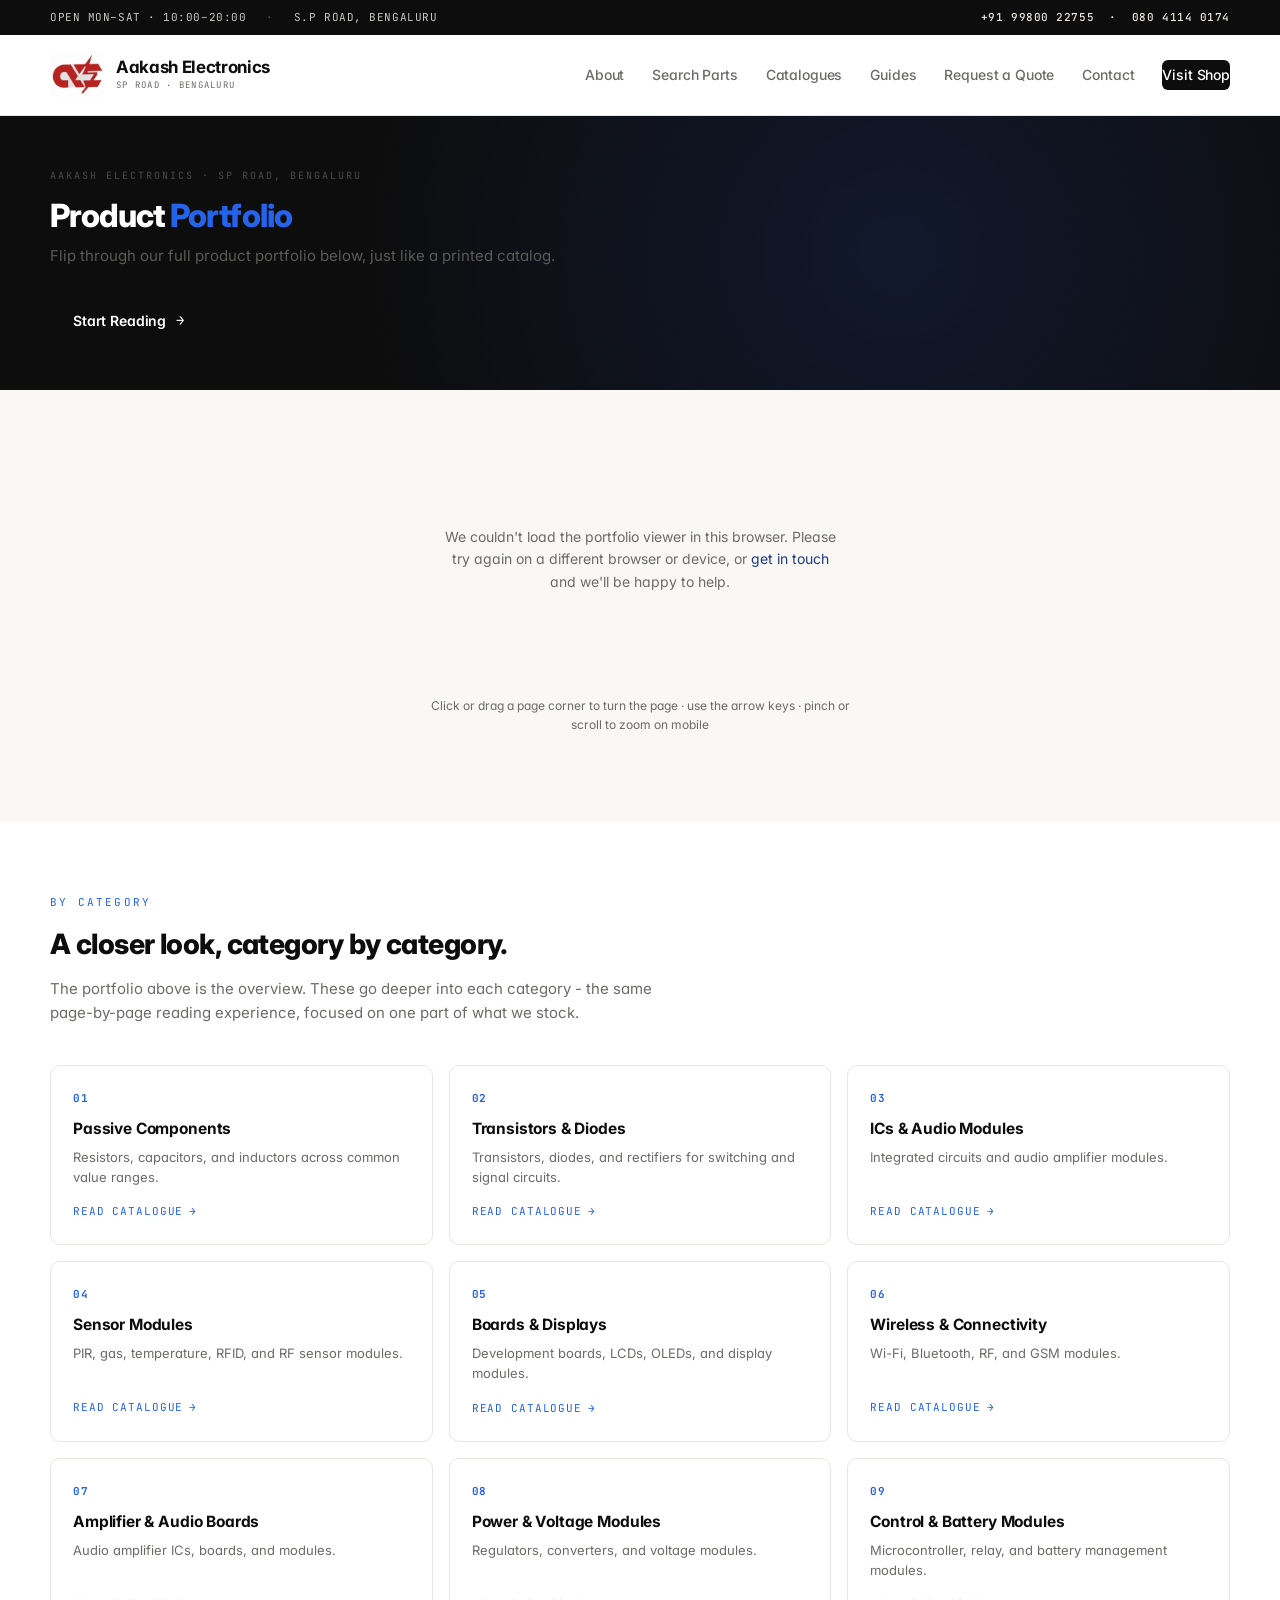
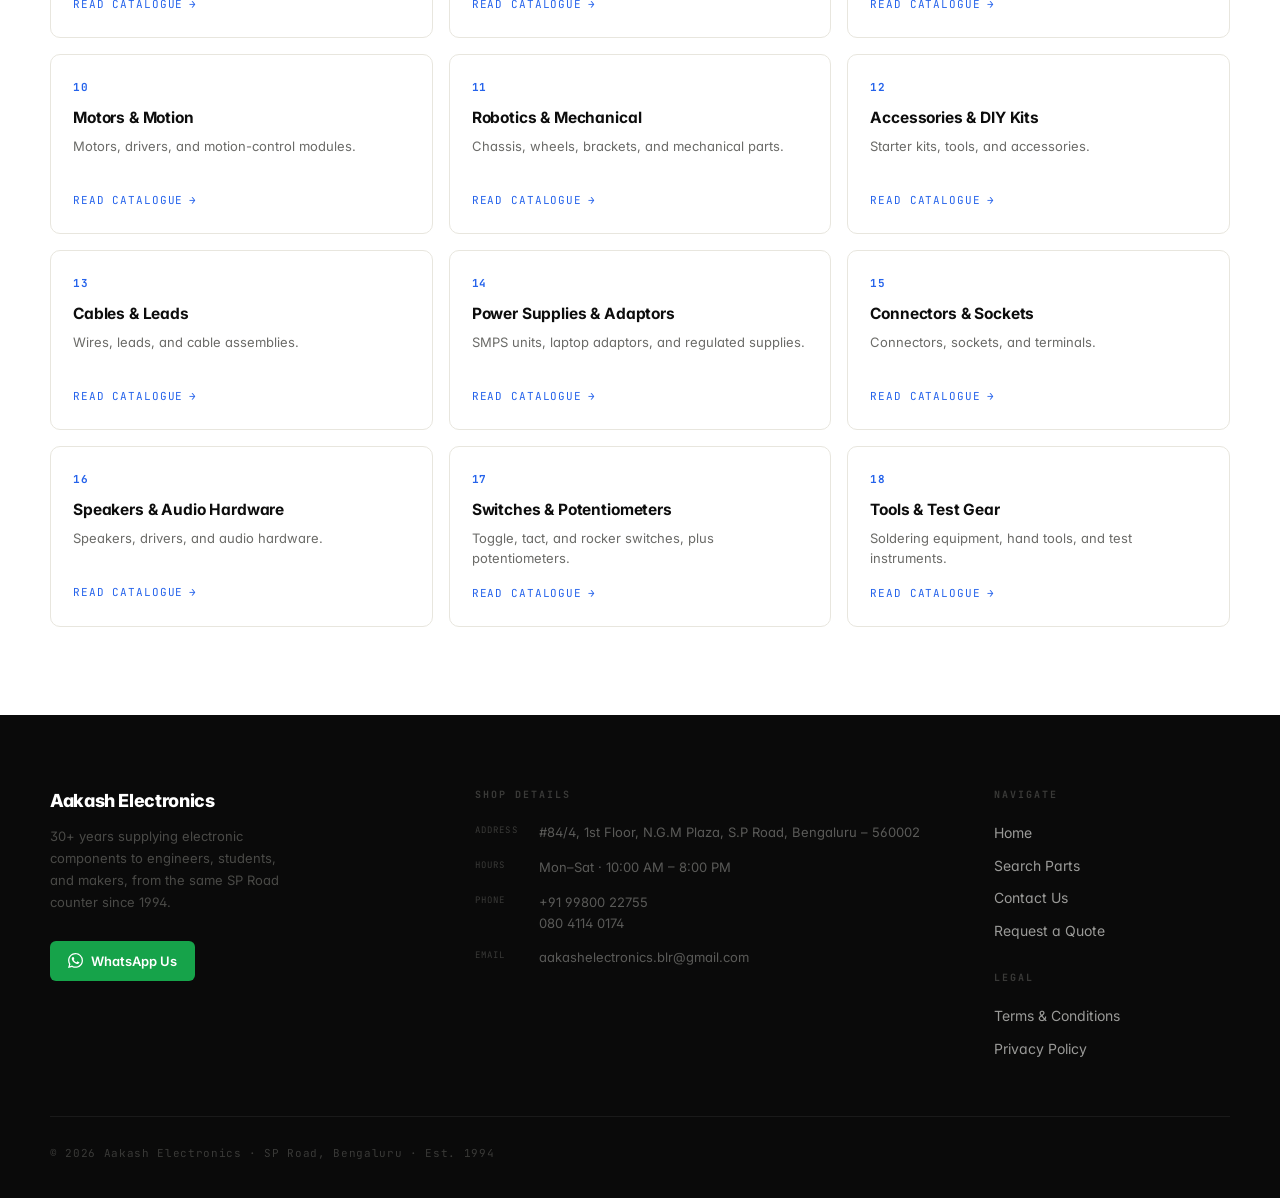
<file: portfolio.html>
<!-- Copyright © 2026 Aakash Electronics. All Rights Reserved.
     Unauthorized copying or reproduction is strictly prohibited. -->

<!doctype html>
<html lang="en">
<head>
<!-- Google tag (gtag.js) -->
<script async src="https://www.googletagmanager.com/gtag/js?id=G-Y3M3N1SLD9"></script>
<script>
  window.dataLayer = window.dataLayer || [];
  function gtag(){dataLayer.push(arguments);}
  gtag('js', new Date());
  gtag('config', 'G-Y3M3N1SLD9');
</script>
<meta charset="utf-8"/>
<title>Product Portfolio - Aakash Electronics</title>
<link rel="icon" type="image/svg+xml" href="/images/favicon.svg">
<link rel="icon" type="image/png" sizes="96x96" href="/images/favicon-96x96.png">
<link rel="icon" type="image/png" sizes="32x32" href="/images/favicon-32x32.png">
<link rel="icon" type="image/png" sizes="16x16" href="/images/favicon-16x16.png">
<link rel="icon" type="image/x-icon" href="/images/favicon.ico"/>
<link rel="apple-touch-icon" sizes="180x180" href="/images/apple-touch-icon.png">
<link rel="manifest" href="/site.webmanifest">
<meta name="apple-mobile-web-app-title" content="Aakash Electronics">
<meta name="viewport" content="width=device-width,initial-scale=1"/>
<meta name="description" content="Browse the Aakash Electronics product portfolio online - flip through our full catalog brochure page by page."/>
<meta http-equiv="X-Content-Type-Options" content="nosniff"/>
<meta http-equiv="X-Frame-Options" content="DENY"/>
<meta name="referrer" content="strict-origin-when-cross-origin"/>
<link rel="preconnect" href="https://fonts.googleapis.com"/>
<link rel="preconnect" href="https://fonts.gstatic.com" crossorigin/>
<link rel="stylesheet" href="https://fonts.googleapis.com/css2?family=Inter:ital,wght@0,400;0,500;0,600;0,700;0,800&family=JetBrains+Mono:wght@400;500;700&display=swap"/>
<link rel="stylesheet" href="styles.css"/>
<style>

/* ── Portfolio hero ── */
.pf-hero {
  background: var(--ink);
  padding: 52px 0 44px;
  position: relative;
  overflow: hidden;
}
.pf-hero::before {
  content: "";
  position: absolute; inset: 0;
  background-image: radial-gradient(circle at 70% 50%, rgba(30,58,138,.25) 0%, transparent 60%);
  pointer-events: none;
}
.pf-hero-inner { position: relative; z-index: 1 }
.pf-hero-eyebrow {
  font-family: var(--mono); font-size: 10px; letter-spacing: 0.2em;
  text-transform: uppercase; color: #4a4a47; margin-bottom: 14px;
}
.pf-hero h1 {
  font-size: 32px; font-weight: 800; color: #fff;
  letter-spacing: -0.03em; line-height: 1.15; margin-bottom: 10px;
}
.pf-hero h1 em { color: var(--blue-2); font-style: normal }
.pf-hero-sub {
  font-size: 15px; color: #5a5a58; line-height: 1.6; max-width: 560px; margin-bottom: 28px;
}
.pf-hero-actions { display: flex; gap: 12px; flex-wrap: wrap; align-items: center }
.pf-hero-actions .btn-ghost { color: #fff; border-color: rgba(255,255,255,.18) }
.pf-hero-actions .btn-ghost:hover { border-color: #fff }

/* ── Viewer section ── */
.pf-viewer-section { padding: 56px 0 88px; background: var(--bg-2) }
.pf-viewer-shell {
  display: flex; flex-direction: column; align-items: center; gap: 24px;
}

/* Loading state */
.pf-loading {
  display: flex; flex-direction: column; align-items: center; gap: 16px;
  padding: 100px 20px; text-align: center;
}
.pf-spinner {
  width: 34px; height: 34px; border-radius: 50%;
  border: 3px solid var(--rule-2); border-top-color: var(--blue-2);
  animation: pf-spin 0.8s linear infinite;
}
@keyframes pf-spin { to { transform: rotate(360deg) } }
.pf-loading-text { font-size: 14px; color: var(--ink-3) }
.pf-loading-text b { color: var(--ink); font-weight: 600 }
.pf-error {
  display: none; flex-direction: column; align-items: center; gap: 14px;
  padding: 80px 20px; text-align: center; max-width: 440px;
}
.pf-error.on { display: flex }
.pf-error p { font-size: 14px; color: var(--ink-3); line-height: 1.6 }

/* Flipbook container */
#flipbook-outer { width: 100%; display: flex; justify-content: center }
#flipbook-outer.hidden { display: none }
#flipbook { touch-action: pan-y }
.pf-page {
  background: #fff;
  box-shadow: var(--shadow-lg);
  overflow: hidden;
  display: flex; align-items: center; justify-content: center;
}
.pf-page canvas { width: 100%; height: 100%; display: block }
.pf-page.pf-cover { background: var(--ink) }

/* Controls */
.pf-controls {
  display: flex; align-items: center; gap: 18px;
  padding: 10px 8px;
}
.pf-controls.hidden { display: none }
.pf-nav-btn {
  width: 40px; height: 40px; border-radius: 50%;
  background: #fff; border: 1px solid var(--rule-2);
  display: grid; place-items: center; cursor: pointer;
  color: var(--ink); transition: background .15s, color .15s, border-color .15s;
}
.pf-nav-btn:hover:not(:disabled) { background: var(--ink); color: #fff; border-color: var(--ink) }
.pf-nav-btn:disabled { opacity: .35; cursor: default }
.pf-page-indicator {
  font-family: var(--mono); font-size: 12px; color: var(--ink-3);
  letter-spacing: 0.06em; min-width: 84px; text-align: center;
}
.pf-hint {
  font-size: 12px; color: var(--ink-3); text-align: center; max-width: 440px;
}

@media (max-width: 680px) {
  .pf-hero h1 { font-size: 26px }
  .pf-viewer-section { padding: 40px 0 64px }
}

/* ── Category catalogues ── */
.cc-section { padding: 72px 0 88px }
.cc-head { margin-bottom: 40px; max-width: 640px }
.cc-tag {
  font-family: var(--mono); font-size: 11px; letter-spacing: 0.2em;
  text-transform: uppercase; color: var(--blue-2); margin-bottom: 12px;
}
.cc-head h2 { font-size: 28px; font-weight: 800; letter-spacing: -0.02em; margin-bottom: 10px }
.cc-head p { color: var(--ink-3); font-size: 15px; line-height: 1.6 }
.cc-grid {
  display: grid; grid-template-columns: repeat(3, 1fr); gap: 16px;
}
.cc-card {
  display: block; border: 1px solid var(--rule); border-radius: 10px;
  padding: 24px 22px; background: var(--bg);
  transition: box-shadow .2s, transform .2s, border-color .2s;
}
.cc-card:hover { box-shadow: var(--shadow-lg); transform: translateY(-3px); border-color: var(--blue) }
.cc-card-num {
  font-family: var(--mono); font-size: 11px; font-weight: 700; color: var(--blue-2);
  letter-spacing: 0.06em; margin-bottom: 10px;
}
.cc-card-name { font-size: 15.5px; font-weight: 700; color: var(--ink); margin-bottom: 6px; letter-spacing: -0.01em }
.cc-card-desc { font-size: 13px; color: var(--ink-3); line-height: 1.55; margin-bottom: 16px; min-height: 40px }
.cc-card-cta {
  font-family: var(--mono); font-size: 11px; letter-spacing: 0.08em; text-transform: uppercase;
  color: var(--blue-2); display: flex; align-items: center; gap: 6px;
}
@media (max-width: 900px) { .cc-grid { grid-template-columns: repeat(2, 1fr) } }
@media (max-width: 600px) { .cc-grid { grid-template-columns: 1fr } .cc-section { padding: 48px 0 64px } }
</style>
</head>
<body>
<div class="page">

  <!-- Utility bar -->
  <div class="utility">
    <div class="wrap">
      <div class="ut-left">
        <span>OPEN MON–SAT · 10:00–20:00</span>
        <span>S.P ROAD, BENGALURU</span>
      </div>
      <div class="ut-right">
        <span class="phone">+91 99800 22755 &nbsp;·&nbsp; 080 4114 0174</span>
      </div>
    </div>
  </div>

  <!-- Header -->
  <header class="header" id="main-header">
    <div class="wrap">
      <a class="brand" href="index.html">
        <img src="images/logo.png" alt="Aakash Electronics" class="brand-logo-main" id="brand-logo-img">
        <span class="brand-mark" id="brand-fallback-letter" style="display:none"><span>AE</span></span>
        <span>
          <div class="brand-name">Aakash Electronics</div>
          <div class="brand-sub">SP Road · Bengaluru</div>
        </span>
      </a>
      <nav class="nav">
        <a href="index.html#about">About</a>
        <a href="products.html">Search Parts</a>
        <a href="portfolio.html">Catalogues</a>
        <a href="guides.html">Guides</a>
        <a href="quote.html">Request a Quote</a>
        <a href="index.html#contact">Contact</a>
        <a class="nav-cta" href="index.html#contact" style="justify-content:center;">Visit Shop</a>
        <button class="nav-hamburger" id="nav-hamburger" aria-label="Open menu" aria-expanded="false">
          <span></span><span></span><span></span>
        </button>
      </nav>
    </div>
    <div class="mobile-nav" id="mobile-nav">
      <a href="index.html">Home</a>
      <a href="index.html#about">About</a>
      <a href="products.html">Search Parts</a>
      <a href="portfolio.html">Catalogues</a>
        <a href="guides.html">Guides</a>
        <a href="quote.html">Request a Quote</a>
      <a href="index.html#contact">Contact</a>
      <a href="index.html#contact" class="mob-cta">Visit Shop</a>
    </div>
  </header>

  <!-- Hero -->
  <div class="pf-hero">
    <div class="wrap pf-hero-inner">
      <div class="pf-hero-eyebrow">Aakash Electronics · SP Road, Bengaluru</div>
      <h1>Product <em>Portfolio</em></h1>
      <p class="pf-hero-sub">Flip through our full product portfolio below, just like a printed catalog.</p>
      <div class="pf-hero-actions">
        <a class="btn btn-primary" href="#viewer">
          Start Reading
          <span class="arrow">→</span>
        </a>
      </div>
    </div>
  </div>

  <!-- Viewer -->
  <section class="pf-viewer-section" id="viewer">
    <div class="wrap pf-viewer-shell">

      <div class="pf-loading" id="pf-loading">
        <div class="pf-spinner"></div>
        <div class="pf-loading-text" id="pf-loading-text">Loading portfolio…</div>
      </div>

      <div class="pf-error" id="pf-error">
        <p>We couldn't load the portfolio viewer in this browser. Please try again on a different browser or device, or <a href="index.html#contact" style="color:var(--blue)">get in touch</a> and we'll be happy to help.</p>
      </div>

      <div id="flipbook-outer" class="hidden">
        <div id="flipbook"></div>
      </div>

      <div class="pf-controls hidden" id="pf-controls">
        <button class="pf-nav-btn" id="pf-prev" aria-label="Previous page">
          <svg width="16" height="16" viewBox="0 0 24 24" fill="none" stroke="currentColor" stroke-width="2.2" stroke-linecap="round" stroke-linejoin="round"><polyline points="15 18 9 12 15 6"/></svg>
        </button>
        <span class="pf-page-indicator" id="pf-indicator">- / -</span>
        <button class="pf-nav-btn" id="pf-next" aria-label="Next page">
          <svg width="16" height="16" viewBox="0 0 24 24" fill="none" stroke="currentColor" stroke-width="2.2" stroke-linecap="round" stroke-linejoin="round"><polyline points="9 18 15 12 9 6"/></svg>
        </button>
      </div>

      <p class="pf-hint hidden" id="pf-hint">Click or drag a page corner to turn the page · use the arrow keys · pinch or scroll to zoom on mobile</p>

    </div>
  </section>

  <!-- Category Catalogues -->
  <section class="cc-section" id="catalogues">
    <div class="wrap">
      <div class="cc-head">
        <div class="cc-tag">BY CATEGORY</div>
        <h2>A closer look, category by category.</h2>
        <p>The portfolio above is the overview. These go deeper into each category - the same page-by-page reading experience, focused on one part of what we stock.</p>
      </div>
      <div class="cc-grid" id="cc-grid"></div>
    </div>
  </section>

  <!-- Footer -->
  <footer class="footer">
    <div class="wrap">
      <div class="footer-top footer-top-v2">
        <div>
          <div class="footer-shop-name">Aakash Electronics</div>
          <div class="footer-shop-desc">30+ years supplying electronic components to engineers, students, and makers, from the same SP Road counter since 1994.</div>
          <a href="https://wa.me/919980022755?text=Hi%20Aakash%20Electronics%2C%20I%20would%20like%20to%20enquire%20about%20components." target="_blank" rel="noopener" class="footer-wa">
            <svg width="15" height="15" viewBox="0 0 24 24" fill="currentColor"><path d="M17.472 14.382c-.297-.149-1.758-.867-2.03-.967-.273-.099-.471-.148-.67.15-.197.297-.767.966-.94 1.164-.173.199-.347.223-.644.075-.297-.15-1.255-.463-2.39-1.475-.883-.788-1.48-1.761-1.653-2.059-.173-.297-.018-.458.13-.606.134-.133.298-.347.446-.52.149-.174.198-.298.298-.497.099-.198.05-.371-.025-.52-.075-.149-.669-1.612-.916-2.207-.242-.579-.487-.5-.669-.51-.173-.008-.371-.01-.57-.01-.198 0-.52.074-.792.372-.272.297-1.04 1.016-1.04 2.479 0 1.462 1.065 2.875 1.213 3.074.149.198 2.096 3.2 5.077 4.487.709.306 1.262.489 1.694.625.712.227 1.36.195 1.871.118.571-.085 1.758-.719 2.006-1.413.248-.694.248-1.289.173-1.413-.074-.124-.272-.198-.57-.347m-5.421 7.403h-.004a9.87 9.87 0 01-5.031-1.378l-.361-.214-3.741.982.998-3.648-.235-.374a9.86 9.86 0 01-1.51-5.26c.001-5.45 4.436-9.884 9.888-9.884 2.64 0 5.122 1.03 6.988 2.898a9.825 9.825 0 012.893 6.994c-.003 5.45-4.437 9.884-9.885 9.884m8.413-18.297A11.815 11.815 0 0012.05 0C5.495 0 .16 5.335.157 11.892c0 2.096.547 4.142 1.588 5.945L.057 24l6.305-1.654a11.882 11.882 0 005.683 1.448h.005c6.554 0 11.89-5.335 11.893-11.893a11.821 11.821 0 00-3.48-8.413Z"/></svg>
            WhatsApp Us
          </a>
        </div>
        <div>
          <h5 style="font-family:var(--mono);font-size:10px;letter-spacing:0.2em;text-transform:uppercase;color:#3a3a38;margin-bottom:20px;">SHOP DETAILS</h5>
          <div class="footer-dl">
            <div class="footer-dl-row"><span class="footer-dl-k">Address</span><span class="footer-dl-v">#84/4, 1st Floor, N.G.M Plaza, S.P Road, Bengaluru – 560002</span></div>
            <div class="footer-dl-row"><span class="footer-dl-k">Hours</span><span class="footer-dl-v">Mon–Sat · 10:00 AM – 8:00 PM</span></div>
            <div class="footer-dl-row"><span class="footer-dl-k">Phone</span><span class="footer-dl-v"><a href="tel:+919980022755">+91 99800 22755</a><br><a href="tel:+918041140174">080 4114 0174</a></span></div>
            <div class="footer-dl-row"><span class="footer-dl-k">Email</span><span class="footer-dl-v"><a href="mailto:aakashelectronics.blr@gmail.com">aakashelectronics.blr@gmail.com</a></span></div>
          </div>
        </div>
        <div>
          <div class="footer-link-group">
            <h5 style="font-family:var(--mono);font-size:10px;letter-spacing:0.2em;text-transform:uppercase;color:#3a3a38;margin-bottom:20px;">NAVIGATE</h5>
            <div class="footer-links">
              <a href="index.html">Home</a>
              <a href="products.html">Search Parts</a>
              <a href="index.html#contact">Contact Us</a>
              <a href="quote.html">Request a Quote</a>
            </div>
          </div>
          <div class="footer-link-group">
            <h5 style="font-family:var(--mono);font-size:10px;letter-spacing:0.2em;text-transform:uppercase;color:#3a3a38;margin-bottom:20px;">LEGAL</h5>
            <div class="footer-links">
              <a href="./terms.html">Terms &amp; Conditions</a>
              <a href="./terms.html#privacy">Privacy Policy</a>
            </div>
          </div>
        </div>
      </div>
      <div class="footer-bottom">
        <span>© 2026 Aakash Electronics · SP Road, Bengaluru · Est. 1994</span>
      </div>
    </div>
  </footer>

</div>

<script type="module">
  import * as pdfjsLib from './vendor/pdfjs/pdf.min.mjs';
  window.pdfjsLib = pdfjsLib;
  window.dispatchEvent(new Event('pdfjs-loaded'));
</script>
<script src="vendor/pageflip/page-flip.browser.js"></script>
<script>
function main(){

  /* ── Logo fallback ── */
  var li = document.getElementById('brand-logo-img');
  var lf = document.getElementById('brand-fallback-letter');
  function hideLogo(){ if(li) li.style.display='none'; if(lf) lf.style.display='flex'; }
  if(li){ li.addEventListener('error', hideLogo); if(li.complete && li.naturalWidth===0) hideLogo(); else if(lf) lf.style.display='none'; }

  /* ── Sticky header shadow ── */
  var hdr = document.getElementById('main-header');
  if(hdr) window.addEventListener('scroll', function(){ hdr.classList.toggle('scrolled', window.scrollY>10); }, {passive:true});

  /* ── Mobile hamburger ── */
  var hbg = document.getElementById('nav-hamburger');
  var mnv = document.getElementById('mobile-nav');
  if(hbg && mnv){
    hbg.addEventListener('click', function(){
      var o = mnv.classList.toggle('open');
      hbg.classList.toggle('open', o);
      hbg.setAttribute('aria-expanded', o);
    });
    mnv.querySelectorAll('a').forEach(function(a){
      a.addEventListener('click', function(){
        mnv.classList.remove('open'); hbg.classList.remove('open');
        hbg.setAttribute('aria-expanded','false');
      });
    });
  }

  /* ══ CATEGORY CATALOGUES GRID ══ */
  var CATALOGUES = [
    { num: '01', slug: 'passive-components',      name: 'Passive Components',          desc: 'Resistors, capacitors, and inductors across common value ranges.' },
    { num: '02', slug: 'transistor-diodes',       name: 'Transistors &amp; Diodes',    desc: 'Transistors, diodes, and rectifiers for switching and signal circuits.' },
    { num: '03', slug: 'ic-audio',                name: 'ICs &amp; Audio Modules',     desc: 'Integrated circuits and audio amplifier modules.' },
    { num: '04', slug: 'sensor-modules',          name: 'Sensor Modules',              desc: 'PIR, gas, temperature, RFID, and RF sensor modules.' },
    { num: '05', slug: 'boards-displays',         name: 'Boards &amp; Displays',       desc: 'Development boards, LCDs, OLEDs, and display modules.' },
    { num: '06', slug: 'wireless-connectivity',   name: 'Wireless &amp; Connectivity', desc: 'Wi-Fi, Bluetooth, RF, and GSM modules.' },
    { num: '07', slug: 'amplifier-audio-boards',  name: 'Amplifier &amp; Audio Boards', desc: 'Audio amplifier ICs, boards, and modules.' },
    { num: '08', slug: 'power-voltage-modules',   name: 'Power &amp; Voltage Modules', desc: 'Regulators, converters, and voltage modules.' },
    { num: '09', slug: 'control-battery-modules', name: 'Control &amp; Battery Modules', desc: 'Microcontroller, relay, and battery management modules.' },
    { num: '10', slug: 'motors-motion',           name: 'Motors &amp; Motion',         desc: 'Motors, drivers, and motion-control modules.' },
    { num: '11', slug: 'robotics-mechanical',     name: 'Robotics &amp; Mechanical',   desc: 'Chassis, wheels, brackets, and mechanical parts.' },
    { num: '12', slug: 'accessories-diy-kits',    name: 'Accessories &amp; DIY Kits',  desc: 'Starter kits, tools, and accessories.' },
    { num: '13', slug: 'cables-leads',            name: 'Cables &amp; Leads',          desc: 'Wires, leads, and cable assemblies.' },
    { num: '14', slug: 'power-supplies-adaptors', name: 'Power Supplies &amp; Adaptors', desc: 'SMPS units, laptop adaptors, and regulated supplies.' },
    { num: '15', slug: 'connectors-sockets',      name: 'Connectors &amp; Sockets',    desc: 'Connectors, sockets, and terminals.' },
    { num: '16', slug: 'speakers-audio-hardware', name: 'Speakers &amp; Audio Hardware', desc: 'Speakers, drivers, and audio hardware.' },
    { num: '17', slug: 'switches-potentiometers', name: 'Switches &amp; Potentiometers', desc: 'Toggle, tact, and rocker switches, plus potentiometers.' },
    { num: '18', slug: 'tools-test-gear',         name: 'Tools &amp; Test Gear',       desc: 'Soldering equipment, hand tools, and test instruments.' }
  ];
  var ccGrid = document.getElementById('cc-grid');
  if (ccGrid) {
    ccGrid.innerHTML = CATALOGUES.map(function(c){
      return '<a class="cc-card" href="catalogue.html?doc=' + c.slug + '#' + c.slug + '">' +
        '<div class="cc-card-num">' + c.num + '</div>' +
        '<div class="cc-card-name">' + c.name + '</div>' +
        '<div class="cc-card-desc">' + c.desc + '</div>' +
        '<div class="cc-card-cta">Read Catalogue <span class="arrow">→</span></div>' +
      '</a>';
    }).join('');
  }

  /* ══ PORTFOLIO FLIPBOOK ══ */
  var PDF_URL = 'pdfs/product-portfolio.pdf';

  var loadingEl   = document.getElementById('pf-loading');
  var loadingTxt  = document.getElementById('pf-loading-text');
  var errorEl     = document.getElementById('pf-error');
  var outerEl     = document.getElementById('flipbook-outer');
  var flipbookEl  = document.getElementById('flipbook');
  var controlsEl  = document.getElementById('pf-controls');
  var hintEl      = document.getElementById('pf-hint');
  var prevBtn     = document.getElementById('pf-prev');
  var nextBtn     = document.getElementById('pf-next');
  var indicatorEl = document.getElementById('pf-indicator');

  function showError(){
    loadingEl.style.display = 'none';
    errorEl.classList.add('on');
  }

  if (!window.pdfjsLib || !window.St || !window.St.PageFlip) {
    showError();
    return;
  }

  pdfjsLib.GlobalWorkerOptions.workerSrc = 'vendor/pdfjs/pdf.worker.min.mjs';

  var pageFlip = null;
  var totalPages = 0;

  function updateIndicator(i){
    indicatorEl.textContent = (i+1) + ' / ' + totalPages;
    prevBtn.disabled = i <= 0;
    nextBtn.disabled = i >= totalPages - 1;
  }

  pdfjsLib.getDocument({ url: PDF_URL }).promise.then(function(pdf){
    totalPages = pdf.numPages;

    return pdf.getPage(1).then(function(firstPage){
      var vp = firstPage.getViewport({ scale: 1 });
      var baseWidth = 640;
      var baseHeight = Math.round(baseWidth * (vp.height / vp.width));

      var pageEls = [];
      var renderNext = function(n){
        if (n > totalPages) return Promise.resolve();
        loadingTxt.innerHTML = 'Rendering page <b>' + n + '</b> of <b>' + totalPages + '</b>…';
        return pdf.getPage(n).then(function(page){
          var viewport = page.getViewport({ scale: baseWidth * 2 / vp.width });
          var canvas = document.createElement('canvas');
          canvas.width = viewport.width;
          canvas.height = viewport.height;
          return page.render({ canvasContext: canvas.getContext('2d'), viewport: viewport }).promise.then(function(){
            var pageDiv = document.createElement('div');
            pageDiv.className = 'pf-page' + (n === 1 || n === totalPages ? ' pf-cover' : '');
            pageDiv.appendChild(canvas);
            flipbookEl.appendChild(pageDiv);
            pageEls.push(pageDiv);
            return renderNext(n + 1);
          });
        });
      };

      return renderNext(1).then(function(){
        pageFlip = new St.PageFlip(flipbookEl, {
          width: baseWidth,
          height: baseHeight,
          size: 'stretch',
          minWidth: 280,
          maxWidth: 900,
          minHeight: 360,
          maxHeight: 1200,
          maxShadowOpacity: 0.5,
          showCover: true,
          usePortrait: true,
          mobileScrollSupport: true,
          flippingTime: 600
        });
        pageFlip.loadFromHTML(pageEls);
        pageFlip.on('flip', function(e){ updateIndicator(e.data); });
        updateIndicator(0);

        loadingEl.style.display = 'none';
        outerEl.classList.remove('hidden');
        controlsEl.classList.remove('hidden');
        hintEl.classList.remove('hidden');

        prevBtn.addEventListener('click', function(){ pageFlip.flipPrev(); });
        nextBtn.addEventListener('click', function(){ pageFlip.flipNext(); });
        document.addEventListener('keydown', function(e){
          if (e.key === 'ArrowLeft') pageFlip.flipPrev();
          else if (e.key === 'ArrowRight') pageFlip.flipNext();
        });
      });
    });
  }).catch(function(err){
    console.error('Portfolio viewer failed to load:', err);
    showError();
  });

}
if (window.pdfjsLib) { main(); } else { window.addEventListener('pdfjs-loaded', main); }
</script>
</body>
</html>
</file>
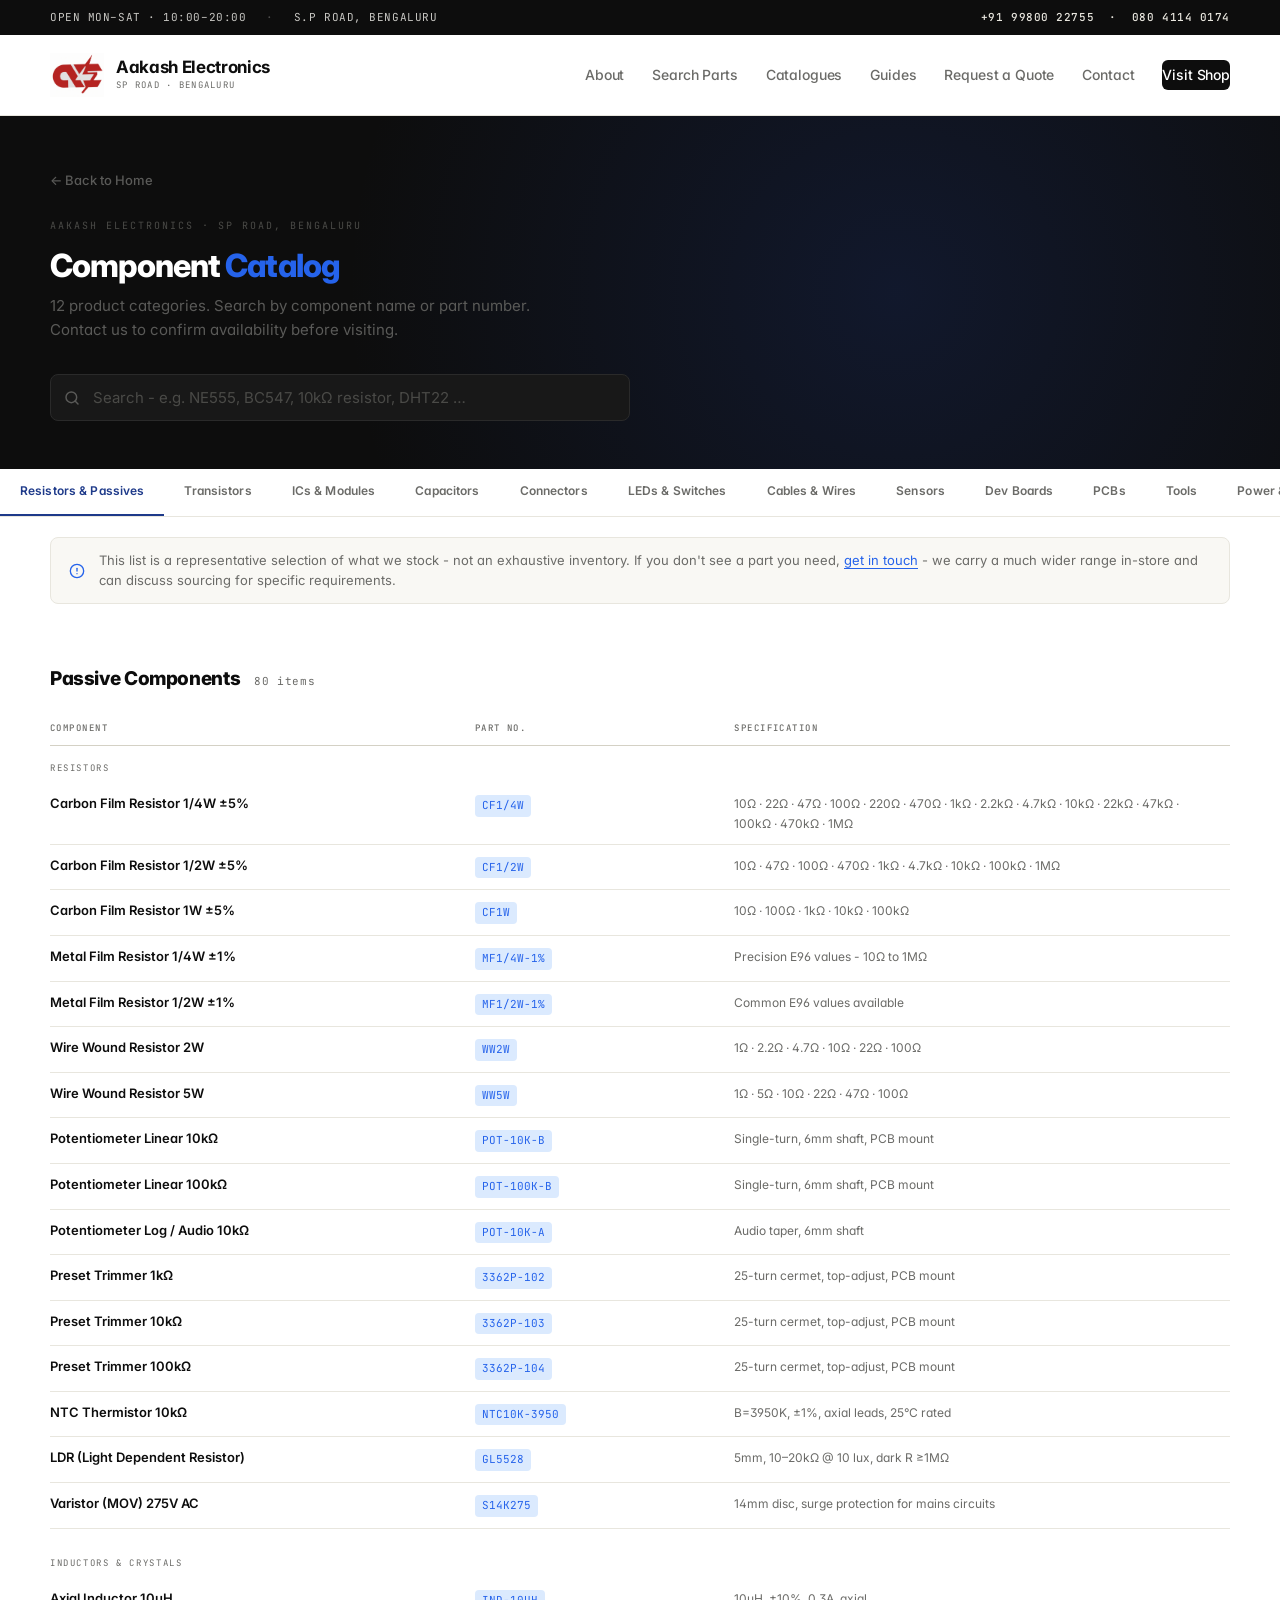
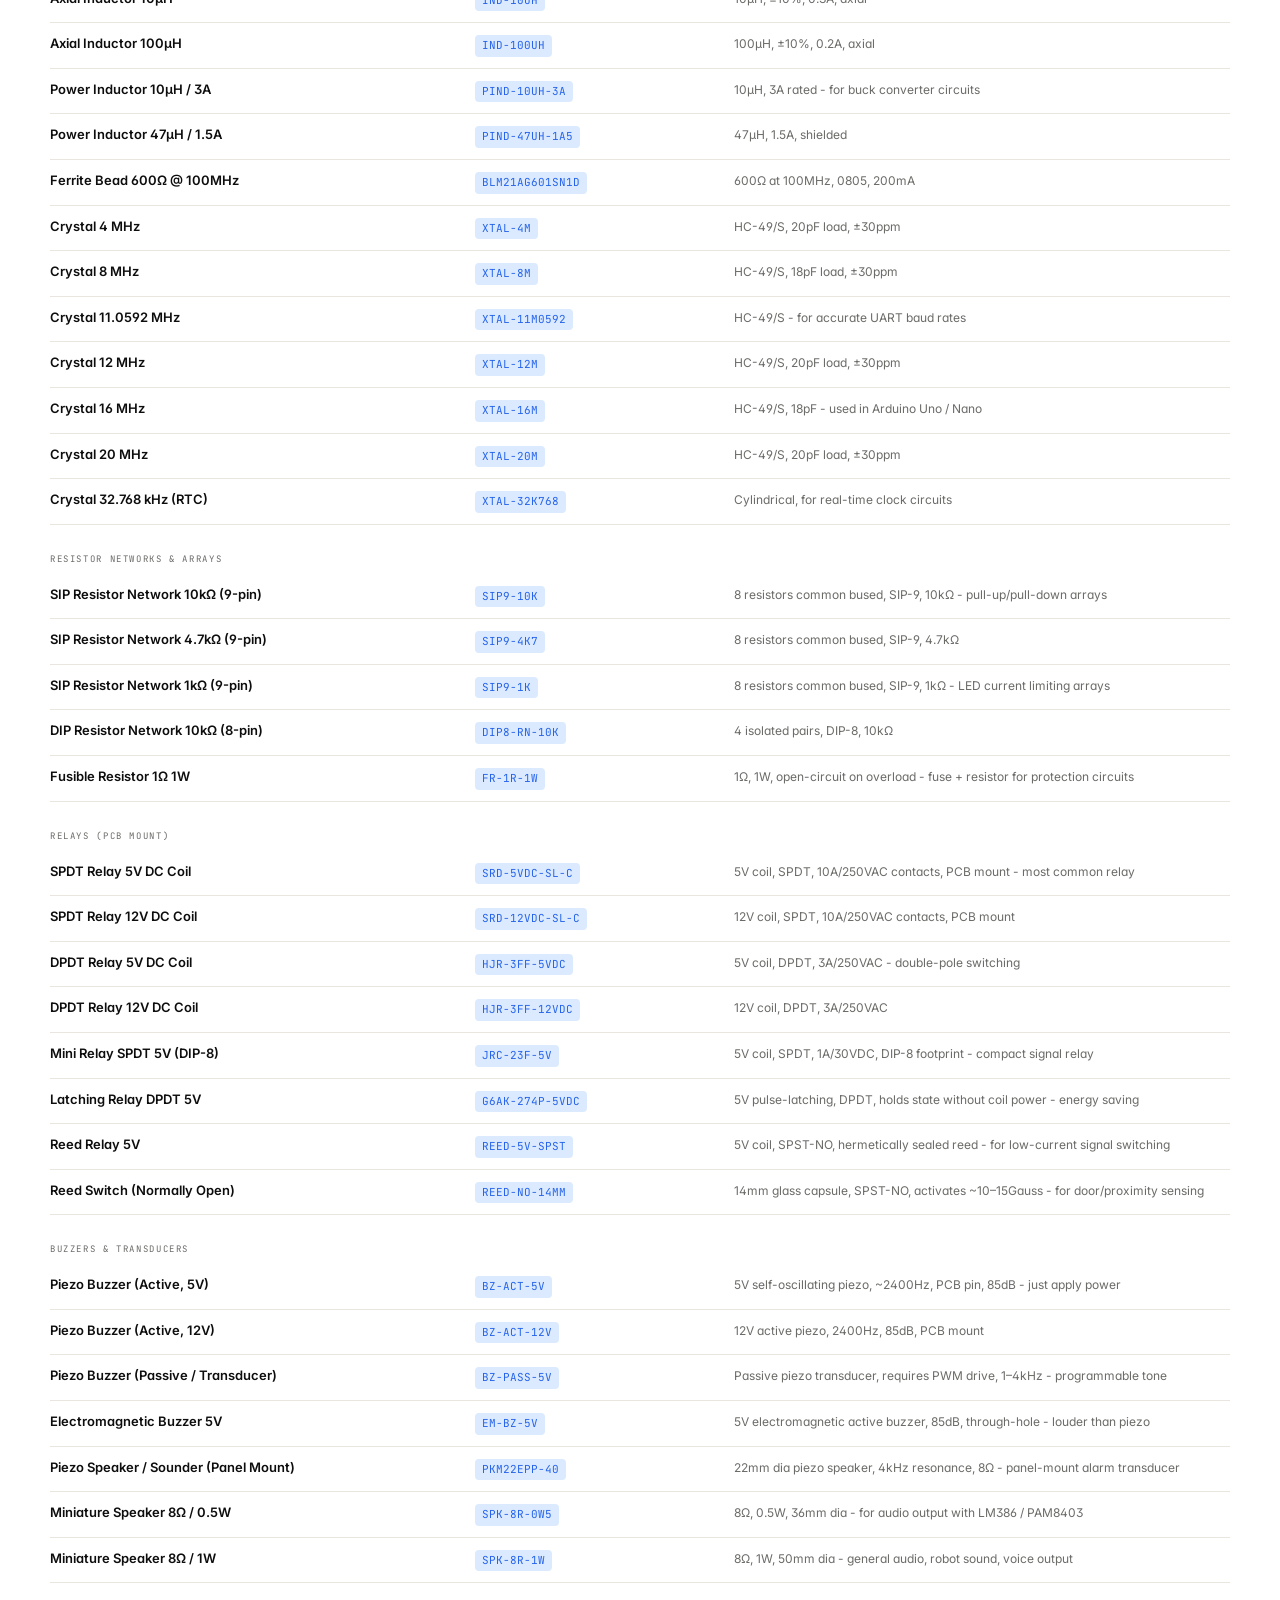
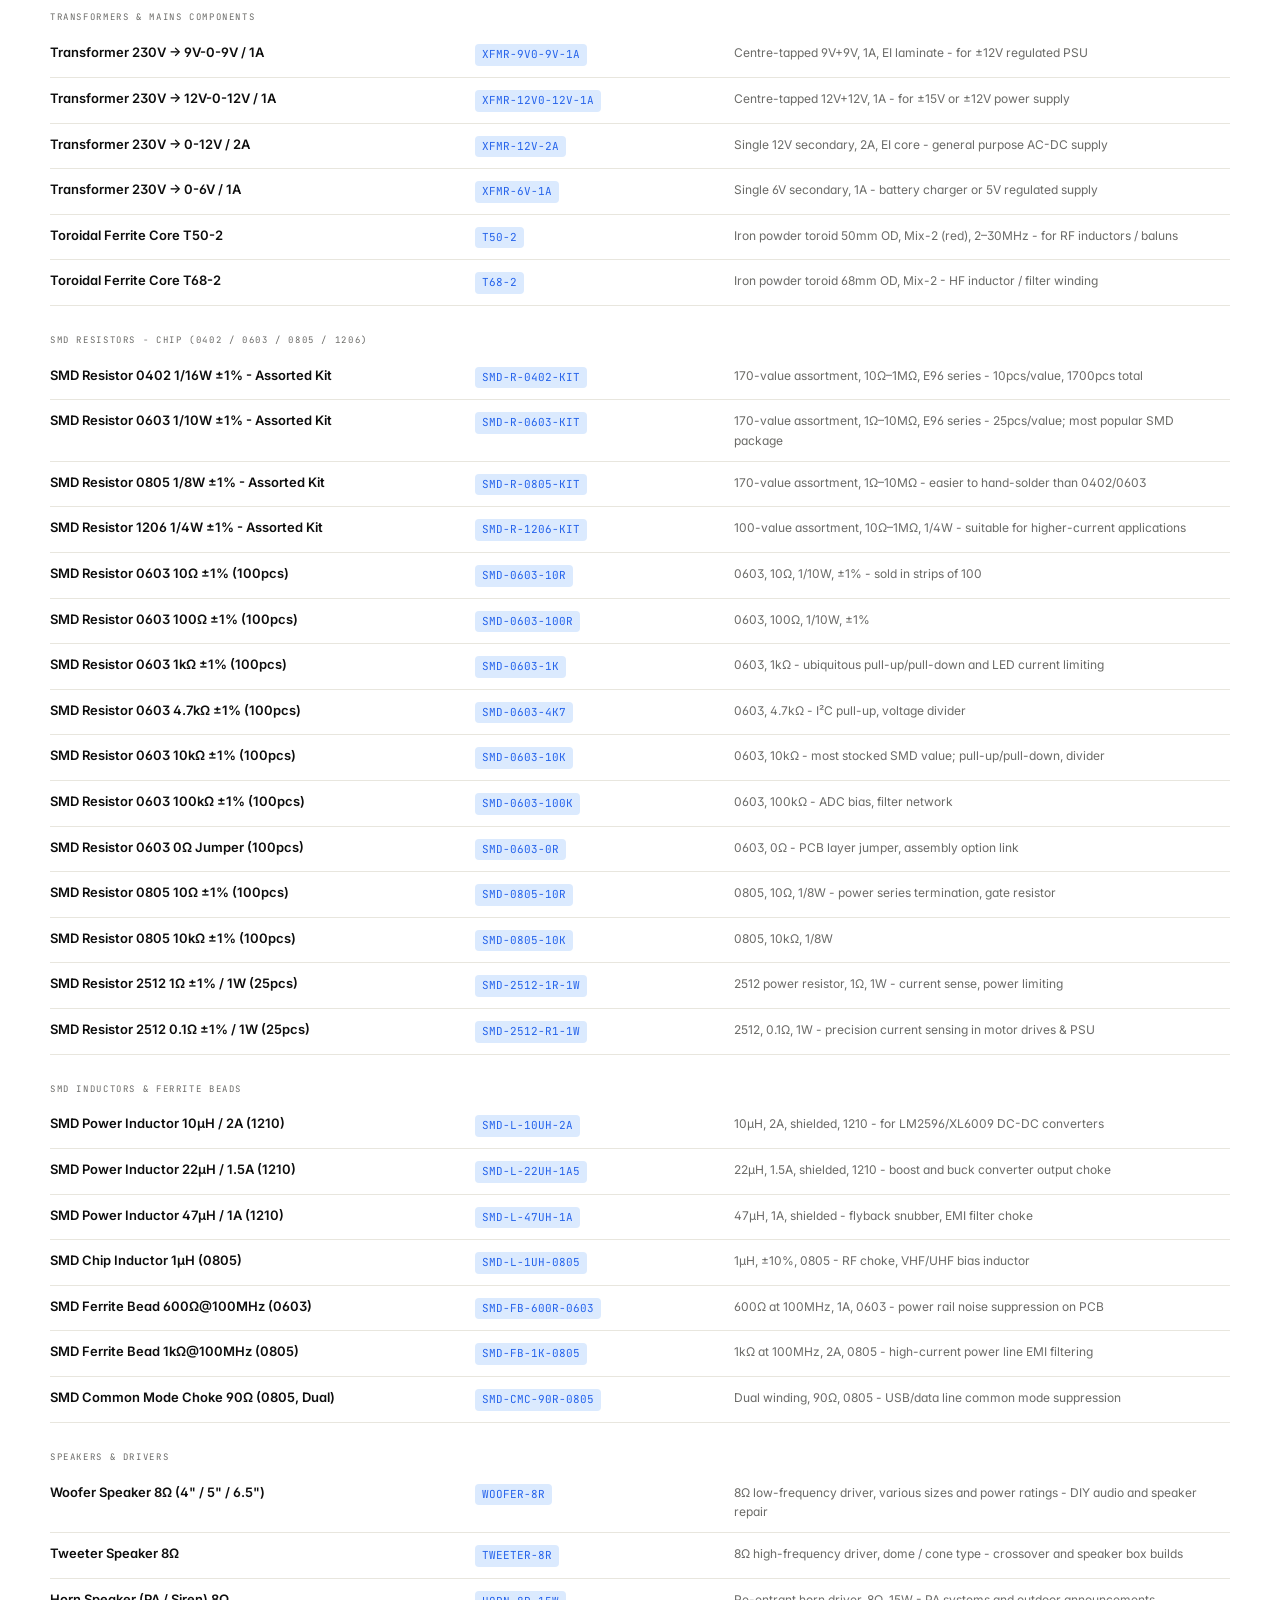
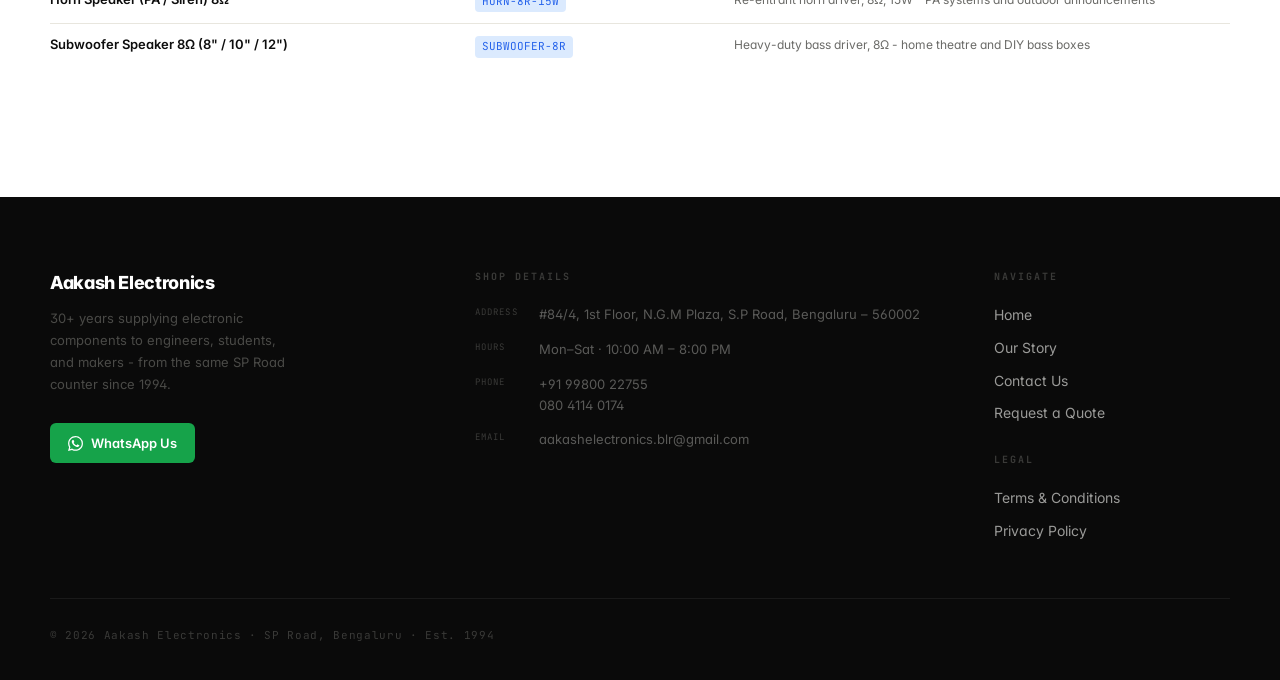
<file: products.html>
<!-- Copyright © 2026 Aakash Electronics. All Rights Reserved.
     Unauthorized copying or reproduction is strictly prohibited. -->

<!doctype html>
<html lang="en">
<head>
<!-- Google tag (gtag.js) -->
<script async src="https://www.googletagmanager.com/gtag/js?id=G-Y3M3N1SLD9"></script>
<script>
  window.dataLayer = window.dataLayer || [];
  function gtag(){dataLayer.push(arguments);}
  gtag('js', new Date());
  gtag('config', 'G-Y3M3N1SLD9');
</script>
<meta charset="utf-8"/>
<title>Component Catalog - Aakash Electronics</title>
<link rel="icon" type="image/svg+xml" href="/images/favicon.svg">
<link rel="icon" type="image/png" sizes="96x96" href="/images/favicon-96x96.png">
<link rel="icon" type="image/png" sizes="32x32" href="/images/favicon-32x32.png">
<link rel="icon" type="image/png" sizes="16x16" href="/images/favicon-16x16.png">
<link rel="icon" type="image/x-icon" href="/images/favicon.ico"/>
<link rel="apple-touch-icon" sizes="180x180" href="/images/apple-touch-icon.png">
<link rel="manifest" href="/site.webmanifest">
<meta name="apple-mobile-web-app-title" content="Aakash Electronics">
<meta name="viewport" content="width=device-width,initial-scale=1"/>
<meta name="description" content="Browse electronic components at Aakash Electronics, SP Road Bengaluru - resistors, capacitors, ICs, sensors, dev boards, tools and more."/>
<meta http-equiv="X-Content-Type-Options" content="nosniff"/>
<meta http-equiv="X-Frame-Options" content="DENY"/>
<meta name="referrer" content="strict-origin-when-cross-origin"/>
<link rel="preconnect" href="https://fonts.googleapis.com"/>
<link rel="preconnect" href="https://fonts.gstatic.com" crossorigin/>
<link rel="stylesheet" href="https://fonts.googleapis.com/css2?family=Inter:ital,wght@0,400;0,500;0,600;0,700;0,800&family=JetBrains+Mono:wght@400;500;700&display=swap"/>
<link rel="stylesheet" href="styles.css"/>
<style>

/* ── Catalog hero ── */
.cat-hero {
  background: var(--ink);
  padding: 52px 0 48px;
  position: relative;
  overflow: hidden;
}
.cat-hero::before {
  content: "";
  position: absolute; inset: 0;
  background-image: radial-gradient(circle at 70% 50%, rgba(30,58,138,.25) 0%, transparent 60%);
  pointer-events: none;
}
.cat-hero-inner { position: relative; z-index: 1 }
.cat-hero-eyebrow {
  font-family: var(--mono); font-size: 10px; letter-spacing: 0.2em;
  text-transform: uppercase; color: #4a4a47; margin-bottom: 14px;
}
.cat-hero h1 {
  font-size: 32px; font-weight: 800; color: #fff;
  letter-spacing: -0.03em; line-height: 1.15; margin-bottom: 10px;
}
.cat-hero h1 em { color: var(--blue-2); font-style: normal }
.cat-hero-sub {
  font-size: 15px; color: #5a5a58; line-height: 1.6; max-width: 520px; margin-bottom: 32px;
}

/* ── Search bar ── */
.search-outer { position: relative; max-width: 580px }
.search-icon-wrap {
  position: absolute; left: 14px; top: 50%; transform: translateY(-50%);
  color: #5a5a58; pointer-events: none; display: flex;
}
.cat-search {
  width: 100%; padding: 13px 44px 13px 42px;
  font-size: 15px; font-family: inherit;
  background: #181818; border: 1px solid #2a2a2a;
  border-radius: 8px; color: #e0e0de; outline: none;
  transition: border-color .15s, box-shadow .15s;
}
.cat-search::placeholder { color: #4a4a47 }
.cat-search:focus { border-color: var(--blue-2); box-shadow: 0 0 0 3px rgba(37,99,235,.15) }
.search-x {
  position: absolute; right: 12px; top: 50%; transform: translateY(-50%);
  background: none; border: none; color: #4a4a47; font-size: 20px;
  line-height: 1; display: none; cursor: pointer; padding: 2px 4px;
}
.search-x.on { display: block }
.search-x:hover { color: #9a9a98 }

/* ── Autocomplete ── */
.ac-box {
  position: absolute; top: calc(100% + 6px); left: 0; right: 0;
  background: #1a1a1a; border: 1px solid #2e2e2e; border-radius: 8px;
  box-shadow: 0 16px 48px rgba(0,0,0,.5); z-index: 400; display: none;
  overflow: hidden;
}
.ac-box.on { display: block }
.ac-row {
  display: flex; align-items: center; gap: 10px;
  padding: 10px 14px; cursor: pointer;
  border-bottom: 1px solid #242424; transition: background .1s;
}
.ac-row:last-child { border-bottom: none }
.ac-row:hover, .ac-row.focused { background: #242424 }
.ac-name { font-size: 13px; font-weight: 600; color: #e0e0de; flex: 1; min-width: 0 }
.ac-pn {
  font-family: var(--mono); font-size: 11px; color: var(--blue-2);
  background: rgba(37,99,235,.15); padding: 2px 7px; border-radius: 4px;
  white-space: nowrap; flex-shrink: 0;
}
.ac-cat { font-size: 11px; color: #4a4a47; white-space: nowrap; flex-shrink: 0 }
.ac-empty { padding: 16px 14px; font-size: 13px; color: #4a4a47 }

/* ── Category tab bar ── */
.cat-tabbar {
  position: sticky; top: 64px; z-index: 80;
  background: var(--bg); border-bottom: 1px solid var(--rule);
  overflow-x: auto; display: flex; scrollbar-width: none;
}
.cat-tabbar::-webkit-scrollbar { display: none }
.c-tab {
  padding: 13px 20px; font-size: 12px; font-weight: 600;
  letter-spacing: 0.01em; white-space: nowrap; cursor: pointer;
  color: var(--ink-3); border-bottom: 2px solid transparent;
  text-decoration: none; transition: color .15s, border-color .15s;
  flex-shrink: 0;
}
.c-tab:hover { color: var(--ink) }
.c-tab.on { color: var(--blue); border-bottom-color: var(--blue) }

/* ── Filter notice ── */
.filter-notice {
  display: none; padding: 14px 0; gap: 14px; align-items: center;
}
.filter-notice.on { display: flex }
.fn-text { font-size: 13px; color: var(--ink-3) }
.fn-text b { color: var(--ink); font-weight: 600 }
.fn-clear {
  font-size: 13px; color: var(--blue-2); background: none; border: none;
  cursor: pointer; font-family: inherit; text-decoration: underline;
  text-underline-offset: 3px;
}

/* ── Catalog disclaimer banner ── */
.catalog-notice {
  display: flex; align-items: center; gap: 14px;
  padding: 13px 18px;
  background: var(--bg-2); border: 1px solid var(--rule);
  border-radius: 8px; margin: 20px 0 4px;
  font-size: 13px; color: var(--ink-3); line-height: 1.5;
}
.catalog-notice svg { flex-shrink: 0; color: var(--blue-2) }
.catalog-notice a { color: var(--blue-2); text-decoration: underline; text-underline-offset: 3px }

/* ── Catalog body ── */
.catalog-body { padding: 0 0 80px }

/* ── Category section ── */
.c-section {
  padding: 56px 0 0;
  scroll-margin-top: 120px;
}
.c-section + .c-section { border-top: 1px solid var(--rule) }

.c-section-hd {
  display: flex; align-items: baseline; gap: 14px; margin-bottom: 28px;
}
.c-section-name {
  font-size: 19px; font-weight: 800; letter-spacing: -0.02em; color: var(--ink);
}
.c-section-count {
  font-family: var(--mono); font-size: 11px; color: var(--ink-3);
  letter-spacing: 0.06em;
}

/* ── Component table ── */
.ctbl {
  width: 100%; border-collapse: collapse;
  margin-bottom: 48px;
}
.ctbl col.cn  { width: 36% }
.ctbl col.cpn { width: 22% }
.ctbl col.cs  { width: 42% }

/* Table column header - shown once per category */
.ctbl thead th {
  font-family: var(--mono); font-size: 9px; letter-spacing: 0.16em;
  text-transform: uppercase; color: var(--ink-3); font-weight: 500;
  padding: 0 16px 10px 0; text-align: left;
  border-bottom: 1.5px solid var(--rule-2);
}

/* Subcategory label row - no border, just spacing */
.ctbl tr.sub {
  background: transparent;
}
.ctbl tr.sub td {
  padding: 28px 0 7px;
  font-family: var(--mono); font-size: 9px; letter-spacing: 0.18em;
  text-transform: uppercase; color: var(--ink-3);
  border: none;
}
.ctbl tbody tr.sub:first-child td { padding-top: 16px }

/* Component data rows */
.ctbl tr.cr td {
  padding: 11px 16px 11px 0;
  border-bottom: 1px solid var(--rule);
  vertical-align: top;
}
.ctbl tr.cr:last-child td { border-bottom: none }
.ctbl tr.cr:hover { background: var(--bg-2) }
.ctbl tr.cr.hl  { background: #eff6ff }
.ctbl tr.cr.hide { display: none }

/* Cell content */
.cn-val { font-size: 13px; font-weight: 600; color: var(--ink); line-height: 1.45 }
.pn-val { display: flex; flex-wrap: wrap; gap: 4px; padding-top: 1px }
.pn-chip {
  font-family: var(--mono); font-size: 11px; color: var(--blue-2);
  background: var(--blue-3); padding: 2px 7px; border-radius: 4px;
  white-space: nowrap; line-height: 1.6;
}
.sp-val { font-size: 12px; color: var(--ink-3); line-height: 1.6 }

/* ── No results ── */
.no-res {
  display: none; text-align: center; padding: 72px 0;
}
.no-res.on { display: block }
.no-res h3 { font-size: 18px; font-weight: 700; margin-bottom: 8px }
.no-res p  { font-size: 14px; color: var(--ink-3) }
.no-res a  { color: var(--blue-2) }

/* ── Search results: one flat list, category shown on each row ── */
.sr-wrap { display: none; padding-top: 8px }
.sr-wrap.on { display: block }
.sr-tbl { width: 100%; border-collapse: collapse; margin-bottom: 48px }
.sr-tbl col.cn  { width: 38% }
.sr-tbl col.cpn { width: 22% }
.sr-tbl col.cs  { width: 40% }
.sr-tbl thead th {
  font-family: var(--mono); font-size: 9px; letter-spacing: 0.16em;
  text-transform: uppercase; color: var(--ink-3); font-weight: 500;
  padding: 0 16px 10px 0; text-align: left;
  border-bottom: 1.5px solid var(--rule-2);
}
.sr-tbl tr.sr-row td { padding: 12px 16px 12px 0; border-bottom: 1px solid var(--rule); vertical-align: top }
.sr-tbl tr.sr-row:hover { background: var(--bg-2) }
.sr-tbl tr.sr-row.hl { background: #eff6ff }
.sr-where { display: flex; flex-wrap: wrap; align-items: center; gap: 6px; margin-top: 6px }
.sr-cat {
  font-family: var(--mono); font-size: 10px; letter-spacing: 0.04em;
  color: var(--blue); background: var(--blue-3); border: none;
  padding: 2px 8px; border-radius: 4px; cursor: pointer; line-height: 1.6;
}
.sr-cat:hover { background: var(--blue); color: #fff }
.sr-sub { font-size: 11px; color: var(--ink-3) }
.sr-tbl mark { background: #fef08a; color: inherit; border-radius: 2px; padding: 0 1px }
@media (max-width: 860px) {
  .sr-tbl col.cs { width: 0 }
  .sr-tbl tr.sr-row td:last-child, .sr-tbl thead th:last-child { display: none }
  .sr-tbl col.cn { width: 58% }
  .sr-tbl col.cpn { width: 42% }
}

/* ── Back link ── */
.back-lk {
  display: inline-flex; align-items: center; gap: 6px;
  font-size: 13px; font-weight: 500; color: #5a5a58;
  text-decoration: none; margin-bottom: 28px;
}
.back-lk:hover { color: #9a9a98 }

/* ── Responsive ── */
@media (max-width: 860px) {
  .ctbl col.cs { width: 0 }
  .ctbl tr.cr td:last-child { display: none }
  .ctbl col.cn { width: 52% }
  .ctbl col.cpn { width: 48% }
}
@media (max-width: 540px) {
  .cat-hero h1 { font-size: 26px }
  .c-section { padding: 36px 0 0 }
  .c-section-name { font-size: 16px }
  .ctbl col.cn { width: 60% }
  .ctbl col.cpn { width: 40% }
}
</style>
</head>
<body>
<div class="page">

  <!-- Utility bar -->
  <div class="utility">
    <div class="wrap">
      <div class="ut-left">
        <span>OPEN MON–SAT · 10:00–20:00</span>
        <span>S.P ROAD, BENGALURU</span>
      </div>
      <div class="ut-right">
        <span class="phone">+91 99800 22755 &nbsp;·&nbsp; 080 4114 0174</span>
      </div>
    </div>
  </div>

  <!-- Header -->
  <header class="header" id="main-header">
    <div class="wrap">
      <a class="brand" href="index.html">
        <img src="images/logo.png" alt="Aakash Electronics" class="brand-logo-main" id="brand-logo-img">
        <span class="brand-mark" id="brand-fallback-letter" style="display:none"><span>AE</span></span>
        <span>
          <div class="brand-name">Aakash Electronics</div>
          <div class="brand-sub">SP Road · Bengaluru</div>
        </span>
      </a>
      <nav class="nav">
        <a href="index.html#about">About</a>
        <a href="products.html">Search Parts</a>
        <a href="portfolio.html">Catalogues</a>
        <a href="guides.html">Guides</a>
        <a href="quote.html">Request a Quote</a>
        <a href="index.html#contact">Contact</a>
        <a class="nav-cta" href="index.html#contact" style="justify-content:center;">Visit Shop</a>
        <button class="nav-hamburger" id="nav-hamburger" aria-label="Open menu" aria-expanded="false">
          <span></span><span></span><span></span>
        </button>
      </nav>
    </div>
    <div class="mobile-nav" id="mobile-nav">
      <a href="index.html">Home</a>
      <a href="index.html#about">About</a>
      <a href="products.html">Search Parts</a>
      <a href="portfolio.html">Catalogues</a>
      <a href="guides.html">Guides</a>
      <a href="quote.html">Request a Quote</a>
      <a href="index.html#contact">Contact</a>
      <a href="index.html#contact" class="mob-cta">Visit Shop</a>
    </div>
  </header>

  <!-- Hero + search -->
  <div class="cat-hero">
    <div class="wrap cat-hero-inner">
      <a class="back-lk" href="index.html">← Back to Home</a>
      <div class="cat-hero-eyebrow">Aakash Electronics · SP Road, Bengaluru</div>
      <h1>Component <em>Catalog</em></h1>
      <p class="cat-hero-sub">12 product categories. Search by component name or part number. Contact us to confirm availability before visiting.</p>
      <div class="search-outer">
        <div class="search-icon-wrap">
          <svg width="16" height="16" viewBox="0 0 24 24" fill="none" stroke="currentColor" stroke-width="2.2" stroke-linecap="round" stroke-linejoin="round"><circle cx="11" cy="11" r="8"/><line x1="21" y1="21" x2="16.65" y2="16.65"/></svg>
        </div>
        <input class="cat-search" id="q" type="search" autocomplete="off" spellcheck="false"
          placeholder="Search - e.g. NE555, BC547, 10kΩ resistor, DHT22 …"/>
        <button class="search-x" id="qx" title="Clear">×</button>
        <div class="ac-box" id="ac-box"></div>
      </div>
    </div>
  </div>

  <!-- Category tab bar -->
  <div class="cat-tabbar" id="cat-tabbar">
    <a class="c-tab on" href="#passive"     data-cat="passive">Resistors &amp; Passives</a>
    <a class="c-tab" href="#transistors"    data-cat="transistors">Transistors</a>
    <a class="c-tab" href="#ics"            data-cat="ics">ICs &amp; Modules</a>
    <a class="c-tab" href="#capacitors"     data-cat="capacitors">Capacitors</a>
    <a class="c-tab" href="#connectors"     data-cat="connectors">Connectors</a>
    <a class="c-tab" href="#leds"           data-cat="leds">LEDs &amp; Switches</a>
    <a class="c-tab" href="#wires"          data-cat="wires">Cables &amp; Wires</a>
    <a class="c-tab" href="#sensors"        data-cat="sensors">Sensors</a>
    <a class="c-tab" href="#kits"           data-cat="kits">Dev Boards</a>
    <a class="c-tab" href="#pcbs"           data-cat="pcbs">PCBs</a>
    <a class="c-tab" href="#tools"          data-cat="tools">Tools</a>
    <a class="c-tab" href="#power"          data-cat="power">Power &amp; Adaptors</a>
  </div>

  <!-- Catalog body -->
  <div class="catalog-body">
    <div class="wrap">

      <!-- Catalog disclaimer -->
      <div class="catalog-notice">
        <svg width="16" height="16" viewBox="0 0 24 24" fill="none" stroke="currentColor" stroke-width="2" stroke-linecap="round" stroke-linejoin="round"><circle cx="12" cy="12" r="10"/><line x1="12" y1="8" x2="12" y2="12"/><line x1="12" y1="16" x2="12.01" y2="16"/></svg>
        <span>This list is a representative selection of what we stock - not an exhaustive inventory. If you don't see a part you need, <a href="https://wa.me/919980022755?text=Hi%20Aakash%20Electronics%2C%20I%20am%20looking%20for%20a%20component%20not%20listed%20on%20your%20website.%20Can%20you%20help%3F" target="_blank" rel="noopener">get in touch</a> - we carry a much wider range in-store and can discuss sourcing for specific requirements.</span>
      </div>

      <!-- Filter notice -->
      <div class="filter-notice" id="fn">
        <span class="fn-text" id="fn-txt"></span>
        <button class="fn-clear" id="fn-clr">Clear search</button>
      </div>
      <div class="no-res" id="no-res">
        <h3>No components found</h3>
        <p>Try different terms, or <a href="https://wa.me/919980022755?text=Hi%20Aakash%20Electronics%2C%20I%20would%20like%20to%20enquire%20about%20components.">WhatsApp us</a> - we can source most parts on request.</p>
      </div>

      <!-- Search results: flat list, filled by script -->
      <div class="sr-wrap" id="sr-wrap">
        <table class="sr-tbl">
          <colgroup><col class="cn"/><col class="cpn"/><col class="cs"/></colgroup>
          <thead><tr><th>Component &amp; where to find it</th><th>Part No.</th><th>Specification</th></tr></thead>
          <tbody id="sr-body"></tbody>
        </table>
      </div>

      <!-- ══ CATEGORY 1: PASSIVE COMPONENTS ══ -->
      <section class="c-section" id="passive">
        <div class="c-section-hd">
          <div class="c-section-name">Passive Components</div>
          <div class="c-section-count" id="cnt-passive"></div>
        </div>

        <table class="ctbl" data-cat="passive">
          <colgroup><col class="cn"/><col class="cpn"/><col class="cs"/></colgroup>
          <thead><tr><th>Component</th><th>Part No.</th><th>Specification</th></tr></thead>
          <tbody>

            <tr class="sub"><td colspan="3">Resistors</td></tr>
            <tr class="cr"><td class="cn-val">Carbon Film Resistor 1/4W ±5%</td><td><div class="pn-val"><span class="pn-chip">CF1/4W</span></div></td><td class="sp-val">10Ω · 22Ω · 47Ω · 100Ω · 220Ω · 470Ω · 1kΩ · 2.2kΩ · 4.7kΩ · 10kΩ · 22kΩ · 47kΩ · 100kΩ · 470kΩ · 1MΩ</td></tr>
            <tr class="cr"><td class="cn-val">Carbon Film Resistor 1/2W ±5%</td><td><div class="pn-val"><span class="pn-chip">CF1/2W</span></div></td><td class="sp-val">10Ω · 47Ω · 100Ω · 470Ω · 1kΩ · 4.7kΩ · 10kΩ · 100kΩ · 1MΩ</td></tr>
            <tr class="cr"><td class="cn-val">Carbon Film Resistor 1W ±5%</td><td><div class="pn-val"><span class="pn-chip">CF1W</span></div></td><td class="sp-val">10Ω · 100Ω · 1kΩ · 10kΩ · 100kΩ</td></tr>
            <tr class="cr"><td class="cn-val">Metal Film Resistor 1/4W ±1%</td><td><div class="pn-val"><span class="pn-chip">MF1/4W-1%</span></div></td><td class="sp-val">Precision E96 values - 10Ω to 1MΩ</td></tr>
            <tr class="cr"><td class="cn-val">Metal Film Resistor 1/2W ±1%</td><td><div class="pn-val"><span class="pn-chip">MF1/2W-1%</span></div></td><td class="sp-val">Common E96 values available</td></tr>
            <tr class="cr"><td class="cn-val">Wire Wound Resistor 2W</td><td><div class="pn-val"><span class="pn-chip">WW2W</span></div></td><td class="sp-val">1Ω · 2.2Ω · 4.7Ω · 10Ω · 22Ω · 100Ω</td></tr>
            <tr class="cr"><td class="cn-val">Wire Wound Resistor 5W</td><td><div class="pn-val"><span class="pn-chip">WW5W</span></div></td><td class="sp-val">1Ω · 5Ω · 10Ω · 22Ω · 47Ω · 100Ω</td></tr>
            <tr class="cr"><td class="cn-val">Potentiometer Linear 10kΩ</td><td><div class="pn-val"><span class="pn-chip">POT-10K-B</span></div></td><td class="sp-val">Single-turn, 6mm shaft, PCB mount</td></tr>
            <tr class="cr"><td class="cn-val">Potentiometer Linear 100kΩ</td><td><div class="pn-val"><span class="pn-chip">POT-100K-B</span></div></td><td class="sp-val">Single-turn, 6mm shaft, PCB mount</td></tr>
            <tr class="cr"><td class="cn-val">Potentiometer Log / Audio 10kΩ</td><td><div class="pn-val"><span class="pn-chip">POT-10K-A</span></div></td><td class="sp-val">Audio taper, 6mm shaft</td></tr>
            <tr class="cr"><td class="cn-val">Preset Trimmer 1kΩ</td><td><div class="pn-val"><span class="pn-chip">3362P-102</span></div></td><td class="sp-val">25-turn cermet, top-adjust, PCB mount</td></tr>
            <tr class="cr"><td class="cn-val">Preset Trimmer 10kΩ</td><td><div class="pn-val"><span class="pn-chip">3362P-103</span></div></td><td class="sp-val">25-turn cermet, top-adjust, PCB mount</td></tr>
            <tr class="cr"><td class="cn-val">Preset Trimmer 100kΩ</td><td><div class="pn-val"><span class="pn-chip">3362P-104</span></div></td><td class="sp-val">25-turn cermet, top-adjust, PCB mount</td></tr>
            <tr class="cr"><td class="cn-val">NTC Thermistor 10kΩ</td><td><div class="pn-val"><span class="pn-chip">NTC10K-3950</span></div></td><td class="sp-val">B=3950K, ±1%, axial leads, 25°C rated</td></tr>
            <tr class="cr"><td class="cn-val">LDR (Light Dependent Resistor)</td><td><div class="pn-val"><span class="pn-chip">GL5528</span></div></td><td class="sp-val">5mm, 10–20kΩ @ 10 lux, dark R ≥1MΩ</td></tr>
            <tr class="cr"><td class="cn-val">Varistor (MOV) 275V AC</td><td><div class="pn-val"><span class="pn-chip">S14K275</span></div></td><td class="sp-val">14mm disc, surge protection for mains circuits</td></tr>

            <tr class="sub"><td colspan="3">Inductors &amp; Crystals</td></tr>
            <tr class="cr"><td class="cn-val">Axial Inductor 10µH</td><td><div class="pn-val"><span class="pn-chip">IND-10UH</span></div></td><td class="sp-val">10µH, ±10%, 0.3A, axial</td></tr>
            <tr class="cr"><td class="cn-val">Axial Inductor 100µH</td><td><div class="pn-val"><span class="pn-chip">IND-100UH</span></div></td><td class="sp-val">100µH, ±10%, 0.2A, axial</td></tr>
            <tr class="cr"><td class="cn-val">Power Inductor 10µH / 3A</td><td><div class="pn-val"><span class="pn-chip">PIND-10UH-3A</span></div></td><td class="sp-val">10µH, 3A rated - for buck converter circuits</td></tr>
            <tr class="cr"><td class="cn-val">Power Inductor 47µH / 1.5A</td><td><div class="pn-val"><span class="pn-chip">PIND-47UH-1A5</span></div></td><td class="sp-val">47µH, 1.5A, shielded</td></tr>
            <tr class="cr"><td class="cn-val">Ferrite Bead 600Ω @ 100MHz</td><td><div class="pn-val"><span class="pn-chip">BLM21AG601SN1D</span></div></td><td class="sp-val">600Ω at 100MHz, 0805, 200mA</td></tr>
            <tr class="cr"><td class="cn-val">Crystal 4 MHz</td><td><div class="pn-val"><span class="pn-chip">XTAL-4M</span></div></td><td class="sp-val">HC-49/S, 20pF load, ±30ppm</td></tr>
            <tr class="cr"><td class="cn-val">Crystal 8 MHz</td><td><div class="pn-val"><span class="pn-chip">XTAL-8M</span></div></td><td class="sp-val">HC-49/S, 18pF load, ±30ppm</td></tr>
            <tr class="cr"><td class="cn-val">Crystal 11.0592 MHz</td><td><div class="pn-val"><span class="pn-chip">XTAL-11M0592</span></div></td><td class="sp-val">HC-49/S - for accurate UART baud rates</td></tr>
            <tr class="cr"><td class="cn-val">Crystal 12 MHz</td><td><div class="pn-val"><span class="pn-chip">XTAL-12M</span></div></td><td class="sp-val">HC-49/S, 20pF load, ±30ppm</td></tr>
            <tr class="cr"><td class="cn-val">Crystal 16 MHz</td><td><div class="pn-val"><span class="pn-chip">XTAL-16M</span></div></td><td class="sp-val">HC-49/S, 18pF - used in Arduino Uno / Nano</td></tr>
            <tr class="cr"><td class="cn-val">Crystal 20 MHz</td><td><div class="pn-val"><span class="pn-chip">XTAL-20M</span></div></td><td class="sp-val">HC-49/S, 20pF load, ±30ppm</td></tr>
            <tr class="cr"><td class="cn-val">Crystal 32.768 kHz (RTC)</td><td><div class="pn-val"><span class="pn-chip">XTAL-32K768</span></div></td><td class="sp-val">Cylindrical, for real-time clock circuits</td></tr>

            <tr class="sub"><td colspan="3">Resistor Networks &amp; Arrays</td></tr>
            <tr class="cr"><td class="cn-val">SIP Resistor Network 10kΩ (9-pin)</td><td><div class="pn-val"><span class="pn-chip">SIP9-10K</span></div></td><td class="sp-val">8 resistors common bused, SIP-9, 10kΩ - pull-up/pull-down arrays</td></tr>
            <tr class="cr"><td class="cn-val">SIP Resistor Network 4.7kΩ (9-pin)</td><td><div class="pn-val"><span class="pn-chip">SIP9-4K7</span></div></td><td class="sp-val">8 resistors common bused, SIP-9, 4.7kΩ</td></tr>
            <tr class="cr"><td class="cn-val">SIP Resistor Network 1kΩ (9-pin)</td><td><div class="pn-val"><span class="pn-chip">SIP9-1K</span></div></td><td class="sp-val">8 resistors common bused, SIP-9, 1kΩ - LED current limiting arrays</td></tr>
            <tr class="cr"><td class="cn-val">DIP Resistor Network 10kΩ (8-pin)</td><td><div class="pn-val"><span class="pn-chip">DIP8-RN-10K</span></div></td><td class="sp-val">4 isolated pairs, DIP-8, 10kΩ</td></tr>
            <tr class="cr"><td class="cn-val">Fusible Resistor 1Ω 1W</td><td><div class="pn-val"><span class="pn-chip">FR-1R-1W</span></div></td><td class="sp-val">1Ω, 1W, open-circuit on overload - fuse + resistor for protection circuits</td></tr>


            <tr class="sub"><td colspan="3">Relays (PCB Mount)</td></tr>
            <tr class="cr"><td class="cn-val">SPDT Relay 5V DC Coil</td><td><div class="pn-val"><span class="pn-chip">SRD-5VDC-SL-C</span></div></td><td class="sp-val">5V coil, SPDT, 10A/250VAC contacts, PCB mount - most common relay</td></tr>
            <tr class="cr"><td class="cn-val">SPDT Relay 12V DC Coil</td><td><div class="pn-val"><span class="pn-chip">SRD-12VDC-SL-C</span></div></td><td class="sp-val">12V coil, SPDT, 10A/250VAC contacts, PCB mount</td></tr>
            <tr class="cr"><td class="cn-val">DPDT Relay 5V DC Coil</td><td><div class="pn-val"><span class="pn-chip">HJR-3FF-5VDC</span></div></td><td class="sp-val">5V coil, DPDT, 3A/250VAC - double-pole switching</td></tr>
            <tr class="cr"><td class="cn-val">DPDT Relay 12V DC Coil</td><td><div class="pn-val"><span class="pn-chip">HJR-3FF-12VDC</span></div></td><td class="sp-val">12V coil, DPDT, 3A/250VAC</td></tr>
            <tr class="cr"><td class="cn-val">Mini Relay SPDT 5V (DIP-8)</td><td><div class="pn-val"><span class="pn-chip">JRC-23F-5V</span></div></td><td class="sp-val">5V coil, SPDT, 1A/30VDC, DIP-8 footprint - compact signal relay</td></tr>
            <tr class="cr"><td class="cn-val">Latching Relay DPDT 5V</td><td><div class="pn-val"><span class="pn-chip">G6AK-274P-5VDC</span></div></td><td class="sp-val">5V pulse-latching, DPDT, holds state without coil power - energy saving</td></tr>
            <tr class="cr"><td class="cn-val">Reed Relay 5V</td><td><div class="pn-val"><span class="pn-chip">REED-5V-SPST</span></div></td><td class="sp-val">5V coil, SPST-NO, hermetically sealed reed - for low-current signal switching</td></tr>
            <tr class="cr"><td class="cn-val">Reed Switch (Normally Open)</td><td><div class="pn-val"><span class="pn-chip">REED-NO-14MM</span></div></td><td class="sp-val">14mm glass capsule, SPST-NO, activates ~10–15Gauss - for door/proximity sensing</td></tr>

            <tr class="sub"><td colspan="3">Buzzers &amp; Transducers</td></tr>
            <tr class="cr"><td class="cn-val">Piezo Buzzer (Active, 5V)</td><td><div class="pn-val"><span class="pn-chip">BZ-ACT-5V</span></div></td><td class="sp-val">5V self-oscillating piezo, ~2400Hz, PCB pin, 85dB - just apply power</td></tr>
            <tr class="cr"><td class="cn-val">Piezo Buzzer (Active, 12V)</td><td><div class="pn-val"><span class="pn-chip">BZ-ACT-12V</span></div></td><td class="sp-val">12V active piezo, 2400Hz, 85dB, PCB mount</td></tr>
            <tr class="cr"><td class="cn-val">Piezo Buzzer (Passive / Transducer)</td><td><div class="pn-val"><span class="pn-chip">BZ-PASS-5V</span></div></td><td class="sp-val">Passive piezo transducer, requires PWM drive, 1–4kHz - programmable tone</td></tr>
            <tr class="cr"><td class="cn-val">Electromagnetic Buzzer 5V</td><td><div class="pn-val"><span class="pn-chip">EM-BZ-5V</span></div></td><td class="sp-val">5V electromagnetic active buzzer, 85dB, through-hole - louder than piezo</td></tr>
            <tr class="cr"><td class="cn-val">Piezo Speaker / Sounder (Panel Mount)</td><td><div class="pn-val"><span class="pn-chip">PKM22EPP-40</span></div></td><td class="sp-val">22mm dia piezo speaker, 4kHz resonance, 8Ω - panel-mount alarm transducer</td></tr>
            <tr class="cr"><td class="cn-val">Miniature Speaker 8Ω / 0.5W</td><td><div class="pn-val"><span class="pn-chip">SPK-8R-0W5</span></div></td><td class="sp-val">8Ω, 0.5W, 36mm dia - for audio output with LM386 / PAM8403</td></tr>
            <tr class="cr"><td class="cn-val">Miniature Speaker 8Ω / 1W</td><td><div class="pn-val"><span class="pn-chip">SPK-8R-1W</span></div></td><td class="sp-val">8Ω, 1W, 50mm dia - general audio, robot sound, voice output</td></tr>

            <tr class="sub"><td colspan="3">Transformers &amp; Mains Components</td></tr>
            <tr class="cr"><td class="cn-val">Transformer 230V → 9V-0-9V / 1A</td><td><div class="pn-val"><span class="pn-chip">XFMR-9V0-9V-1A</span></div></td><td class="sp-val">Centre-tapped 9V+9V, 1A, EI laminate - for ±12V regulated PSU</td></tr>
            <tr class="cr"><td class="cn-val">Transformer 230V → 12V-0-12V / 1A</td><td><div class="pn-val"><span class="pn-chip">XFMR-12V0-12V-1A</span></div></td><td class="sp-val">Centre-tapped 12V+12V, 1A - for ±15V or ±12V power supply</td></tr>
            <tr class="cr"><td class="cn-val">Transformer 230V → 0-12V / 2A</td><td><div class="pn-val"><span class="pn-chip">XFMR-12V-2A</span></div></td><td class="sp-val">Single 12V secondary, 2A, EI core - general purpose AC-DC supply</td></tr>
            <tr class="cr"><td class="cn-val">Transformer 230V → 0-6V / 1A</td><td><div class="pn-val"><span class="pn-chip">XFMR-6V-1A</span></div></td><td class="sp-val">Single 6V secondary, 1A - battery charger or 5V regulated supply</td></tr>
            <tr class="cr"><td class="cn-val">Toroidal Ferrite Core T50-2</td><td><div class="pn-val"><span class="pn-chip">T50-2</span></div></td><td class="sp-val">Iron powder toroid 50mm OD, Mix-2 (red), 2–30MHz - for RF inductors / baluns</td></tr>
            <tr class="cr"><td class="cn-val">Toroidal Ferrite Core T68-2</td><td><div class="pn-val"><span class="pn-chip">T68-2</span></div></td><td class="sp-val">Iron powder toroid 68mm OD, Mix-2 - HF inductor / filter winding</td></tr>

            <tr class="sub"><td colspan="3">SMD Resistors - Chip (0402 / 0603 / 0805 / 1206)</td></tr>
            <tr class="cr"><td class="cn-val">SMD Resistor 0402 1/16W ±1% - Assorted Kit</td><td><div class="pn-val"><span class="pn-chip">SMD-R-0402-KIT</span></div></td><td class="sp-val">170-value assortment, 10Ω–1MΩ, E96 series - 10pcs/value, 1700pcs total</td></tr>
            <tr class="cr"><td class="cn-val">SMD Resistor 0603 1/10W ±1% - Assorted Kit</td><td><div class="pn-val"><span class="pn-chip">SMD-R-0603-KIT</span></div></td><td class="sp-val">170-value assortment, 1Ω–10MΩ, E96 series - 25pcs/value; most popular SMD package</td></tr>
            <tr class="cr"><td class="cn-val">SMD Resistor 0805 1/8W ±1% - Assorted Kit</td><td><div class="pn-val"><span class="pn-chip">SMD-R-0805-KIT</span></div></td><td class="sp-val">170-value assortment, 1Ω–10MΩ - easier to hand-solder than 0402/0603</td></tr>
            <tr class="cr"><td class="cn-val">SMD Resistor 1206 1/4W ±1% - Assorted Kit</td><td><div class="pn-val"><span class="pn-chip">SMD-R-1206-KIT</span></div></td><td class="sp-val">100-value assortment, 10Ω–1MΩ, 1/4W - suitable for higher-current applications</td></tr>
            <tr class="cr"><td class="cn-val">SMD Resistor 0603 10Ω ±1% (100pcs)</td><td><div class="pn-val"><span class="pn-chip">SMD-0603-10R</span></div></td><td class="sp-val">0603, 10Ω, 1/10W, ±1% - sold in strips of 100</td></tr>
            <tr class="cr"><td class="cn-val">SMD Resistor 0603 100Ω ±1% (100pcs)</td><td><div class="pn-val"><span class="pn-chip">SMD-0603-100R</span></div></td><td class="sp-val">0603, 100Ω, 1/10W, ±1%</td></tr>
            <tr class="cr"><td class="cn-val">SMD Resistor 0603 1kΩ ±1% (100pcs)</td><td><div class="pn-val"><span class="pn-chip">SMD-0603-1K</span></div></td><td class="sp-val">0603, 1kΩ - ubiquitous pull-up/pull-down and LED current limiting</td></tr>
            <tr class="cr"><td class="cn-val">SMD Resistor 0603 4.7kΩ ±1% (100pcs)</td><td><div class="pn-val"><span class="pn-chip">SMD-0603-4K7</span></div></td><td class="sp-val">0603, 4.7kΩ - I²C pull-up, voltage divider</td></tr>
            <tr class="cr"><td class="cn-val">SMD Resistor 0603 10kΩ ±1% (100pcs)</td><td><div class="pn-val"><span class="pn-chip">SMD-0603-10K</span></div></td><td class="sp-val">0603, 10kΩ - most stocked SMD value; pull-up/pull-down, divider</td></tr>
            <tr class="cr"><td class="cn-val">SMD Resistor 0603 100kΩ ±1% (100pcs)</td><td><div class="pn-val"><span class="pn-chip">SMD-0603-100K</span></div></td><td class="sp-val">0603, 100kΩ - ADC bias, filter network</td></tr>
            <tr class="cr"><td class="cn-val">SMD Resistor 0603 0Ω Jumper (100pcs)</td><td><div class="pn-val"><span class="pn-chip">SMD-0603-0R</span></div></td><td class="sp-val">0603, 0Ω - PCB layer jumper, assembly option link</td></tr>
            <tr class="cr"><td class="cn-val">SMD Resistor 0805 10Ω ±1% (100pcs)</td><td><div class="pn-val"><span class="pn-chip">SMD-0805-10R</span></div></td><td class="sp-val">0805, 10Ω, 1/8W - power series termination, gate resistor</td></tr>
            <tr class="cr"><td class="cn-val">SMD Resistor 0805 10kΩ ±1% (100pcs)</td><td><div class="pn-val"><span class="pn-chip">SMD-0805-10K</span></div></td><td class="sp-val">0805, 10kΩ, 1/8W</td></tr>
            <tr class="cr"><td class="cn-val">SMD Resistor 2512 1Ω ±1% / 1W (25pcs)</td><td><div class="pn-val"><span class="pn-chip">SMD-2512-1R-1W</span></div></td><td class="sp-val">2512 power resistor, 1Ω, 1W - current sense, power limiting</td></tr>
            <tr class="cr"><td class="cn-val">SMD Resistor 2512 0.1Ω ±1% / 1W (25pcs)</td><td><div class="pn-val"><span class="pn-chip">SMD-2512-R1-1W</span></div></td><td class="sp-val">2512, 0.1Ω, 1W - precision current sensing in motor drives &amp; PSU</td></tr>

            <tr class="sub"><td colspan="3">SMD Inductors &amp; Ferrite Beads</td></tr>
            <tr class="cr"><td class="cn-val">SMD Power Inductor 10µH / 2A (1210)</td><td><div class="pn-val"><span class="pn-chip">SMD-L-10UH-2A</span></div></td><td class="sp-val">10µH, 2A, shielded, 1210 - for LM2596/XL6009 DC-DC converters</td></tr>
            <tr class="cr"><td class="cn-val">SMD Power Inductor 22µH / 1.5A (1210)</td><td><div class="pn-val"><span class="pn-chip">SMD-L-22UH-1A5</span></div></td><td class="sp-val">22µH, 1.5A, shielded, 1210 - boost and buck converter output choke</td></tr>
            <tr class="cr"><td class="cn-val">SMD Power Inductor 47µH / 1A (1210)</td><td><div class="pn-val"><span class="pn-chip">SMD-L-47UH-1A</span></div></td><td class="sp-val">47µH, 1A, shielded - flyback snubber, EMI filter choke</td></tr>
            <tr class="cr"><td class="cn-val">SMD Chip Inductor 1µH (0805)</td><td><div class="pn-val"><span class="pn-chip">SMD-L-1UH-0805</span></div></td><td class="sp-val">1µH, ±10%, 0805 - RF choke, VHF/UHF bias inductor</td></tr>
            <tr class="cr"><td class="cn-val">SMD Ferrite Bead 600Ω@100MHz (0603)</td><td><div class="pn-val"><span class="pn-chip">SMD-FB-600R-0603</span></div></td><td class="sp-val">600Ω at 100MHz, 1A, 0603 - power rail noise suppression on PCB</td></tr>
            <tr class="cr"><td class="cn-val">SMD Ferrite Bead 1kΩ@100MHz (0805)</td><td><div class="pn-val"><span class="pn-chip">SMD-FB-1K-0805</span></div></td><td class="sp-val">1kΩ at 100MHz, 2A, 0805 - high-current power line EMI filtering</td></tr>
            <tr class="cr"><td class="cn-val">SMD Common Mode Choke 90Ω (0805, Dual)</td><td><div class="pn-val"><span class="pn-chip">SMD-CMC-90R-0805</span></div></td><td class="sp-val">Dual winding, 90Ω, 0805 - USB/data line common mode suppression</td></tr>

            <tr class="sub"><td colspan="3">Speakers &amp; Drivers</td></tr>
            <tr class="cr"><td class="cn-val">Woofer Speaker 8Ω (4&quot; / 5&quot; / 6.5&quot;)</td><td><div class="pn-val"><span class="pn-chip">WOOFER-8R</span></div></td><td class="sp-val">8Ω low-frequency driver, various sizes and power ratings - DIY audio and speaker repair</td></tr>
            <tr class="cr"><td class="cn-val">Tweeter Speaker 8Ω</td><td><div class="pn-val"><span class="pn-chip">TWEETER-8R</span></div></td><td class="sp-val">8Ω high-frequency driver, dome / cone type - crossover and speaker box builds</td></tr>
            <tr class="cr"><td class="cn-val">Horn Speaker (PA / Siren) 8Ω</td><td><div class="pn-val"><span class="pn-chip">HORN-8R-15W</span></div></td><td class="sp-val">Re-entrant horn driver, 8Ω, 15W - PA systems and outdoor announcements</td></tr>
            <tr class="cr"><td class="cn-val">Subwoofer Speaker 8Ω (8&quot; / 10&quot; / 12&quot;)</td><td><div class="pn-val"><span class="pn-chip">SUBWOOFER-8R</span></div></td><td class="sp-val">Heavy-duty bass driver, 8Ω - home theatre and DIY bass boxes</td></tr>
          </tbody>
        </table>
      </section>

      <!-- ══ CATEGORY 3: WIRES & CABLES ══ -->
      <section class="c-section" id="wires">
        <div class="c-section-hd">
          <div class="c-section-name">Wires &amp; Cables</div>
          <div class="c-section-count" id="cnt-wires"></div>
        </div>

        <table class="ctbl" data-cat="wires">
          <colgroup><col class="cn"/><col class="cpn"/><col class="cs"/></colgroup>
          <thead><tr><th>Component</th><th>Part No.</th><th>Specification</th></tr></thead>
          <tbody>

            <tr class="sub"><td colspan="3">Hook-up &amp; Breadboard Wire</td></tr>
            <tr class="cr"><td class="cn-val">Solid Core Hook-up Wire 22AWG</td><td><div class="pn-val"><span class="pn-chip">HUW-22-RED</span><span class="pn-chip">HUW-22-BLK</span><span class="pn-chip">HUW-22-BLU</span></div></td><td class="sp-val">22AWG solid core, PVC insulation - ideal for breadboarding. Red, Black, Blue, Yellow, Green available.</td></tr>
            <tr class="cr"><td class="cn-val">Solid Core Hook-up Wire 24AWG</td><td><div class="pn-val"><span class="pn-chip">HUW-24</span></div></td><td class="sp-val">24AWG solid core, PVC - multiple colours</td></tr>
            <tr class="cr"><td class="cn-val">Stranded Hook-up Wire 22AWG</td><td><div class="pn-val"><span class="pn-chip">STR-22</span></div></td><td class="sp-val">22AWG stranded, flexible PVC - for wiring harnesses</td></tr>
            <tr class="cr"><td class="cn-val">Stranded Hook-up Wire 26AWG</td><td><div class="pn-val"><span class="pn-chip">STR-26</span></div></td><td class="sp-val">26AWG stranded, flexible - for signal wiring</td></tr>
            <tr class="cr"><td class="cn-val">Silicone Stranded Wire 20AWG</td><td><div class="pn-val"><span class="pn-chip">SIL-20</span></div></td><td class="sp-val">20AWG, silicone insulation, high-temp rated - for motors &amp; power</td></tr>
            <tr class="cr"><td class="cn-val">Silicone Stranded Wire 18AWG</td><td><div class="pn-val"><span class="pn-chip">SIL-18</span></div></td><td class="sp-val">18AWG, silicone insulation - higher current capacity</td></tr>
            <tr class="cr"><td class="cn-val">Tinned Copper Wire (Bus Wire) 22AWG</td><td><div class="pn-val"><span class="pn-chip">BUS-22</span></div></td><td class="sp-val">Bare tinned copper, solid, for PCB bus lines &amp; ground planes</td></tr>
            <tr class="cr"><td class="cn-val">Enamelled Copper Wire (Magnet Wire) 26AWG</td><td><div class="pn-val"><span class="pn-chip">EMW-26</span></div></td><td class="sp-val">26AWG, enamel coated - for coil winding &amp; transformers</td></tr>
            <tr class="cr"><td class="cn-val">Enamelled Copper Wire (Magnet Wire) 30AWG</td><td><div class="pn-val"><span class="pn-chip">EMW-30</span></div></td><td class="sp-val">30AWG, thin enamel - for inductors &amp; fine coils</td></tr>

            <tr class="sub"><td colspan="3">Jumper Wires &amp; Ribbon Cable</td></tr>
            <tr class="cr"><td class="cn-val">Jumper Wires Male–Male 20cm</td><td><div class="pn-val"><span class="pn-chip">JW-MM-20</span></div></td><td class="sp-val">40-wire pack, 20cm, Dupont connectors - breadboard to breadboard</td></tr>
            <tr class="cr"><td class="cn-val">Jumper Wires Male–Female 20cm</td><td><div class="pn-val"><span class="pn-chip">JW-MF-20</span></div></td><td class="sp-val">40-wire pack, 20cm - Arduino pin to breadboard</td></tr>
            <tr class="cr"><td class="cn-val">Jumper Wires Female–Female 20cm</td><td><div class="pn-val"><span class="pn-chip">JW-FF-20</span></div></td><td class="sp-val">40-wire pack, 20cm - module-to-module wiring</td></tr>
            <tr class="cr"><td class="cn-val">Flat Ribbon Cable 10-Way</td><td><div class="pn-val"><span class="pn-chip">RFC-10</span></div></td><td class="sp-val">10-conductor IDC ribbon cable, 28AWG, sold per metre</td></tr>
            <tr class="cr"><td class="cn-val">Flat Ribbon Cable 20-Way</td><td><div class="pn-val"><span class="pn-chip">RFC-20</span></div></td><td class="sp-val">20-conductor IDC ribbon cable, 28AWG, sold per metre</td></tr>
            <tr class="cr"><td class="cn-val">Flat Ribbon Cable 40-Way</td><td><div class="pn-val"><span class="pn-chip">RFC-40</span></div></td><td class="sp-val">40-conductor IDC ribbon cable - parallel bus &amp; LCD connections</td></tr>

            <tr class="sub"><td colspan="3">USB &amp; Power Cables</td></tr>
            <tr class="cr"><td class="cn-val">USB-A to USB-B Cable 1m</td><td><div class="pn-val"><span class="pn-chip">USB-AB-1M</span></div></td><td class="sp-val">USB 2.0, 1m - for Arduino Uno / printer connections</td></tr>
            <tr class="cr"><td class="cn-val">USB-A to Mini-B Cable 1m</td><td><div class="pn-val"><span class="pn-chip">USB-MINI-1M</span></div></td><td class="sp-val">USB 2.0, 1m - for older dev boards &amp; peripherals</td></tr>
            <tr class="cr"><td class="cn-val">USB-A to Micro-B Cable 1m</td><td><div class="pn-val"><span class="pn-chip">USB-MICRO-1M</span></div></td><td class="sp-val">USB 2.0, 1m - for ESP8266, ESP32, Arduino Nano</td></tr>
            <tr class="cr"><td class="cn-val">USB-A to USB-C Cable 1m</td><td><div class="pn-val"><span class="pn-chip">USB-C-1M</span></div></td><td class="sp-val">USB 2.0, 1m - for newer dev boards</td></tr>
            <tr class="cr"><td class="cn-val">DC Barrel Power Cable 5.5/2.1mm</td><td><div class="pn-val"><span class="pn-chip">DC-PLUG-5521</span></div></td><td class="sp-val">5.5mm OD / 2.1mm ID barrel plug pigtail, 30cm - adapter wiring</td></tr>
            <tr class="cr"><td class="cn-val">DC Barrel Power Cable 5.5/2.5mm</td><td><div class="pn-val"><span class="pn-chip">DC-PLUG-5525</span></div></td><td class="sp-val">5.5mm OD / 2.5mm ID barrel plug pigtail, 30cm</td></tr>
            <tr class="cr"><td class="cn-val">9V Battery Snap Connector (PP3)</td><td><div class="pn-val"><span class="pn-chip">BATT-SNAP-9V</span></div></td><td class="sp-val">PP3 / 6F22 snap connector with wire leads, 15cm</td></tr>
            <tr class="cr"><td class="cn-val">18650 Battery Holder (Single)</td><td><div class="pn-val"><span class="pn-chip">BH-18650-1</span></div></td><td class="sp-val">Single 18650 cell holder with wire leads</td></tr>
            <tr class="cr"><td class="cn-val">18650 Battery Holder (2-Cell Series)</td><td><div class="pn-val"><span class="pn-chip">BH-18650-2S</span></div></td><td class="sp-val">2×18650 series holder, 7.4V nominal, with switch</td></tr>

            <tr class="sub"><td colspan="3">Coaxial &amp; Shielded Cable</td></tr>
            <tr class="cr"><td class="cn-val">Coaxial Cable RG-174</td><td><div class="pn-val"><span class="pn-chip">RG174</span></div></td><td class="sp-val">50Ω, thin flexible, sold per metre - for RF &amp; antenna wiring</td></tr>
            <tr class="cr"><td class="cn-val">Coaxial Cable RG-58</td><td><div class="pn-val"><span class="pn-chip">RG58</span></div></td><td class="sp-val">50Ω, standard coax, sold per metre</td></tr>
            <tr class="cr"><td class="cn-val">Shielded Twisted Pair (2-core)</td><td><div class="pn-val"><span class="pn-chip">STP-2C</span></div></td><td class="sp-val">2-core shielded, 24AWG, sold per metre - for audio &amp; low-noise signal runs</td></tr>

            <tr class="sub"><td colspan="3">Cable Management</td></tr>
            <tr class="cr"><td class="cn-val">Heat Shrink Tubing Assortment</td><td><div class="pn-val"><span class="pn-chip">HST-ASST</span></div></td><td class="sp-val">2:1 shrink ratio, sizes 1.5mm / 3mm / 5mm / 8mm, mixed pack</td></tr>
            <tr class="cr"><td class="cn-val">Heat Shrink Tubing 3mm (Black)</td><td><div class="pn-val"><span class="pn-chip">HST-3BK</span></div></td><td class="sp-val">3mm pre-shrink, 2:1 ratio, sold per metre</td></tr>
            <tr class="cr"><td class="cn-val">Nylon Cable Ties 100mm</td><td><div class="pn-val"><span class="pn-chip">CT-100</span></div></td><td class="sp-val">100×2.5mm, pack of 100, natural colour</td></tr>
            <tr class="cr"><td class="cn-val">Nylon Cable Ties 200mm</td><td><div class="pn-val"><span class="pn-chip">CT-200</span></div></td><td class="sp-val">200×3.6mm, pack of 100</td></tr>
            <tr class="cr"><td class="cn-val">Spiral Cable Wrap 6mm</td><td><div class="pn-val"><span class="pn-chip">SCW-6</span></div></td><td class="sp-val">6mm dia, polyethylene spiral wrap, sold per metre - for wire bundles</td></tr>

            <tr class="sub"><td colspan="3">Heavy-Gauge Power Wire</td></tr>
            <tr class="cr"><td class="cn-val">Stranded Power Wire 18AWG</td><td><div class="pn-val"><span class="pn-chip">PWR-18AWG-R</span><span class="pn-chip">PWR-18AWG-B</span></div></td><td class="sp-val">18AWG stranded, PVC, Red &amp; Black - for PCB power rails, up to 16A</td></tr>
            <tr class="cr"><td class="cn-val">Stranded Power Wire 16AWG</td><td><div class="pn-val"><span class="pn-chip">PWR-16AWG</span></div></td><td class="sp-val">16AWG stranded, up to 22A - motor leads, battery interconnects</td></tr>
            <tr class="cr"><td class="cn-val">Stranded Power Wire 14AWG</td><td><div class="pn-val"><span class="pn-chip">PWR-14AWG</span></div></td><td class="sp-val">14AWG stranded, up to 32A - main supply wiring, inverter leads</td></tr>
            <tr class="cr"><td class="cn-val">Silicone High-Flex Wire 14AWG</td><td><div class="pn-val"><span class="pn-chip">SIL-14AWG</span></div></td><td class="sp-val">14AWG, silicone jacket, 600V, high temp - LiPo/battery leads in drones &amp; RC</td></tr>
            <tr class="cr"><td class="cn-val">Speaker Wire 16AWG (Twisted Pair)</td><td><div class="pn-val"><span class="pn-chip">SPK-16AWG-TP</span></div></td><td class="sp-val">2-core twisted pair 16AWG OFC, transparent PVC, sold per metre</td></tr>
            <tr class="cr"><td class="cn-val">Speaker Wire 18AWG (Flat Twin)</td><td><div class="pn-val"><span class="pn-chip">SPK-18AWG-FT</span></div></td><td class="sp-val">18AWG flat twin, colour-coded, sold per metre - budget audio wiring</td></tr>

            <tr class="sub"><td colspan="3">Network &amp; Data Cable</td></tr>
            <tr class="cr"><td class="cn-val">Ethernet Cable Cat5e (0.5m)</td><td><div class="pn-val"><span class="pn-chip">CAT5E-0M5</span></div></td><td class="sp-val">Cat5e patch, RJ45–RJ45, 0.5m, 1Gbps rated - for Pi, SBC, Ethernet shields</td></tr>
            <tr class="cr"><td class="cn-val">Ethernet Cable Cat5e (1m)</td><td><div class="pn-val"><span class="pn-chip">CAT5E-1M</span></div></td><td class="sp-val">Cat5e patch, RJ45–RJ45, 1m</td></tr>
            <tr class="cr"><td class="cn-val">Ethernet Cable Cat6 (1m)</td><td><div class="pn-val"><span class="pn-chip">CAT6-1M</span></div></td><td class="sp-val">Cat6 patch, RJ45–RJ45, 1m, 250MHz bandwidth</td></tr>
            <tr class="cr"><td class="cn-val">HDMI Cable (1m)</td><td><div class="pn-val"><span class="pn-chip">HDMI-1M</span></div></td><td class="sp-val">HDMI Type-A to A, 1m, 4K@30Hz - for Raspberry Pi &amp; single-board computers</td></tr>
            <tr class="cr"><td class="cn-val">Mini-HDMI to HDMI Cable (1m)</td><td><div class="pn-val"><span class="pn-chip">MINI-HDMI-1M</span></div></td><td class="sp-val">Mini-HDMI (Type-C) to HDMI Type-A, 1m - for Raspberry Pi Zero</td></tr>
            <tr class="cr"><td class="cn-val">USB OTG Adapter (Micro-B Male to USB-A Female)</td><td><div class="pn-val"><span class="pn-chip">OTG-MICRO</span></div></td><td class="sp-val">Micro-USB OTG adapter - connect USB devices to Android / OTG-capable boards</td></tr>
            <tr class="cr"><td class="cn-val">USB OTG Adapter (Type-C Male to USB-A Female)</td><td><div class="pn-val"><span class="pn-chip">OTG-USBC</span></div></td><td class="sp-val">USB-C OTG adapter - connect USB peripherals to Type-C boards</td></tr>
            <tr class="cr"><td class="cn-val">3.5mm Audio Cable (1m, Stereo)</td><td><div class="pn-val"><span class="pn-chip">AUD-35MM-1M</span></div></td><td class="sp-val">3.5mm TRS to 3.5mm TRS, 1m - aux audio interconnect</td></tr>
            <tr class="cr"><td class="cn-val">Servo Extension Cable 30cm</td><td><div class="pn-val"><span class="pn-chip">SERVO-EXT-30</span></div></td><td class="sp-val">3-pin (SIG/VCC/GND), 30cm, 26AWG - for extending servo/sensor connections</td></tr>
            <tr class="cr"><td class="cn-val">Servo Extension Cable 50cm</td><td><div class="pn-val"><span class="pn-chip">SERVO-EXT-50</span></div></td><td class="sp-val">3-pin, 50cm, 26AWG - Arduino shield to servo wiring</td></tr>

            <tr class="sub"><td colspan="3">Terminals, Lugs &amp; Wire Ends</td></tr>
            <tr class="cr"><td class="cn-val">Ring Terminal Set (Assorted)</td><td><div class="pn-val"><span class="pn-chip">RING-TERM-ASST</span></div></td><td class="sp-val">Insulated ring terminals, M3/M4/M5/M6 holes, 10–16AWG - battery &amp; panel wiring</td></tr>
            <tr class="cr"><td class="cn-val">Fork / Spade Terminal Set</td><td><div class="pn-val"><span class="pn-chip">SPADE-TERM-ASST</span></div></td><td class="sp-val">Insulated fork spade terminals, assorted sizes - screw terminal connections</td></tr>
            <tr class="cr"><td class="cn-val">Bootlace Ferrule Kit (Assorted)</td><td><div class="pn-val"><span class="pn-chip">FERRULE-KIT</span></div></td><td class="sp-val">Insulated end-sleeves 0.5–6mm², assorted kit - for clean DIN rail terminal connections</td></tr>
            <tr class="cr"><td class="cn-val">Butt Splice Connectors (Insulated)</td><td><div class="pn-val"><span class="pn-chip">BUTT-SPLICE-ASST</span></div></td><td class="sp-val">Red/Blue/Yellow, 22–10AWG assorted - wire joining without soldering</td></tr>
            <tr class="cr"><td class="cn-val">Insulation Tape (PVC, 19mm)</td><td><div class="pn-val"><span class="pn-chip">INSUL-TAPE-BK</span></div></td><td class="sp-val">PVC electrical tape 19mm × 20m, black, 600V - general wire insulation &amp; bundling</td></tr>

          </tbody>
        </table>
      </section>

      <!-- ══ CATEGORY 4: SENSORS & MODULES ══ -->
      <section class="c-section" id="sensors">
        <div class="c-section-hd">
          <div class="c-section-name">Sensors &amp; Modules</div>
          <div class="c-section-count" id="cnt-sensors"></div>
        </div>

        <table class="ctbl" data-cat="sensors">
          <colgroup><col class="cn"/><col class="cpn"/><col class="cs"/></colgroup>
          <thead><tr><th>Component</th><th>Part No.</th><th>Specification</th></tr></thead>
          <tbody>

            <tr class="sub"><td colspan="3">Temperature &amp; Humidity</td></tr>
            <tr class="cr"><td class="cn-val">Temperature Sensor IC (Analog)</td><td><div class="pn-val"><span class="pn-chip">LM35DZ</span></div></td><td class="sp-val">10mV/°C output, 0–100°C, TO-92 - no calibration needed</td></tr>
            <tr class="cr"><td class="cn-val">1-Wire Digital Temperature Sensor</td><td><div class="pn-val"><span class="pn-chip">DS18B20</span></div></td><td class="sp-val">±0.5°C, −55 to +125°C, 1-Wire, TO-92 - waterproof probe version also available</td></tr>
            <tr class="cr"><td class="cn-val">Temperature &amp; Humidity Sensor</td><td><div class="pn-val"><span class="pn-chip">DHT11</span></div></td><td class="sp-val">Temp ±2°C / RH ±5%, 3–5V, single-wire - entry level</td></tr>
            <tr class="cr"><td class="cn-val">Temperature &amp; Humidity Sensor (Precision)</td><td><div class="pn-val"><span class="pn-chip">DHT22</span><span class="pn-chip">AM2302</span></div></td><td class="sp-val">Temp ±0.5°C / RH ±2–5%, −40 to +80°C - upgrade over DHT11</td></tr>
            <tr class="cr"><td class="cn-val">Temp &amp; Humidity Module with I²C</td><td><div class="pn-val"><span class="pn-chip">SHT31-D</span></div></td><td class="sp-val">±0.3°C / ±2% RH, I²C, 2.4–5.5V - high accuracy</td></tr>

            <tr class="sub"><td colspan="3">Proximity, Distance &amp; Motion</td></tr>
            <tr class="cr"><td class="cn-val">Ultrasonic Distance Sensor</td><td><div class="pn-val"><span class="pn-chip">HC-SR04</span></div></td><td class="sp-val">2cm–400cm range, ±3mm accuracy, 5V - trigger/echo interface</td></tr>
            <tr class="cr"><td class="cn-val">IR Obstacle / Proximity Sensor Module</td><td><div class="pn-val"><span class="pn-chip">IR-PROX-MOD</span></div></td><td class="sp-val">Adjustable range 2–30cm, digital output, 5V</td></tr>
            <tr class="cr"><td class="cn-val">PIR Motion Sensor</td><td><div class="pn-val"><span class="pn-chip">HC-SR501</span></div></td><td class="sp-val">Passive IR, 3–7m range, adjustable delay, 5–20V supply</td></tr>
            <tr class="cr"><td class="cn-val">Capacitive Touch Sensor Module</td><td><div class="pn-val"><span class="pn-chip">TTP223B</span></div></td><td class="sp-val">Single touch, digital output, 2.0–5.5V, self-calibrating</td></tr>
            <tr class="cr"><td class="cn-val">Vibration / Tilt Sensor</td><td><div class="pn-val"><span class="pn-chip">SW-420</span></div></td><td class="sp-val">Normally closed vibration switch, 5V module with comparator</td></tr>
            <tr class="cr"><td class="cn-val">Laser Distance Sensor Module</td><td><div class="pn-val"><span class="pn-chip">VL53L0X</span></div></td><td class="sp-val">ToF laser ranging, up to 2m, I²C, 2.6–3.5V - compact module</td></tr>

            <tr class="sub"><td colspan="3">Gas &amp; Air Quality</td></tr>
            <tr class="cr"><td class="cn-val">Flammable Gas / Smoke Sensor</td><td><div class="pn-val"><span class="pn-chip">MQ-2</span></div></td><td class="sp-val">LPG, propane, hydrogen, smoke - 5V heater, analog + digital out</td></tr>
            <tr class="cr"><td class="cn-val">Alcohol / Ethanol Sensor</td><td><div class="pn-val"><span class="pn-chip">MQ-3</span></div></td><td class="sp-val">Ethanol detection, 5V - breathalyser projects</td></tr>
            <tr class="cr"><td class="cn-val">Carbon Monoxide Sensor</td><td><div class="pn-val"><span class="pn-chip">MQ-7</span></div></td><td class="sp-val">CO detection, 10–10000ppm, 5V</td></tr>
            <tr class="cr"><td class="cn-val">Air Quality / CO₂ Sensor</td><td><div class="pn-val"><span class="pn-chip">MQ-135</span></div></td><td class="sp-val">NH₃, benzene, CO₂, smoke - general air quality, 5V</td></tr>

            <tr class="sub"><td colspan="3">Pressure, IMU &amp; Light</td></tr>
            <tr class="cr"><td class="cn-val">Barometric Pressure &amp; Temperature</td><td><div class="pn-val"><span class="pn-chip">BMP180</span></div></td><td class="sp-val">300–1100hPa, ±1hPa, I²C, 3.3V module - altitude sensing</td></tr>
            <tr class="cr"><td class="cn-val">Barometric Pressure &amp; Temperature (Precision)</td><td><div class="pn-val"><span class="pn-chip">BMP280</span></div></td><td class="sp-val">300–1100hPa, ±1hPa, I²C/SPI, 3.3V - improved BMP180</td></tr>
            <tr class="cr"><td class="cn-val">6-Axis IMU (Accel + Gyro)</td><td><div class="pn-val"><span class="pn-chip">MPU-6050</span></div></td><td class="sp-val">3-axis accel ±2/4/8/16g, 3-axis gyro ±250–2000°/s, I²C, 3.3V</td></tr>
            <tr class="cr"><td class="cn-val">9-Axis IMU (Accel + Gyro + Mag)</td><td><div class="pn-val"><span class="pn-chip">MPU-9250</span></div></td><td class="sp-val">9-DOF IMU, I²C/SPI, 3.3V - for drone/robotics attitude sensing</td></tr>
            <tr class="cr"><td class="cn-val">3-Axis Magnetometer / Compass</td><td><div class="pn-val"><span class="pn-chip">HMC5883L</span><span class="pn-chip">QMC5883L</span></div></td><td class="sp-val">±8 Gauss, I²C, 3.3V - digital compass module</td></tr>
            <tr class="cr"><td class="cn-val">Ambient Light Sensor</td><td><div class="pn-val"><span class="pn-chip">BH1750</span></div></td><td class="sp-val">1–65535 lux, I²C, 3.3V - calibrated lux output, no ADC needed</td></tr>
            <tr class="cr"><td class="cn-val">Soil Moisture Sensor Module</td><td><div class="pn-val"><span class="pn-chip">YL-69</span></div></td><td class="sp-val">Resistive probe + comparator module, 3.3–5V, analog &amp; digital out</td></tr>
            <tr class="cr"><td class="cn-val">Rain / Water Detection Sensor</td><td><div class="pn-val"><span class="pn-chip">YL-83</span></div></td><td class="sp-val">Conductive rain sensor, 3.3–5V, analog + digital output</td></tr>

            <tr class="sub"><td colspan="3">Communication Modules</td></tr>
            <tr class="cr"><td class="cn-val">Bluetooth Serial Module</td><td><div class="pn-val"><span class="pn-chip">HC-05</span></div></td><td class="sp-val">Bluetooth 2.0, master/slave configurable, UART, 3.3–6V</td></tr>
            <tr class="cr"><td class="cn-val">Bluetooth Serial Module (Slave)</td><td><div class="pn-val"><span class="pn-chip">HC-06</span></div></td><td class="sp-val">Bluetooth 2.0, slave only, UART - simpler pairing</td></tr>
            <tr class="cr"><td class="cn-val">Wi-Fi Module</td><td><div class="pn-val"><span class="pn-chip">ESP-01</span></div></td><td class="sp-val">ESP8266, 802.11 b/g/n, UART, 3.3V - add Wi-Fi to any Arduino</td></tr>
            <tr class="cr"><td class="cn-val">RFID Reader / Writer Module</td><td><div class="pn-val"><span class="pn-chip">MFRC522</span></div></td><td class="sp-val">13.56MHz RFID, SPI, 3.3V - includes card &amp; key fob</td></tr>
            <tr class="cr"><td class="cn-val">NRF24L01 2.4GHz Transceiver</td><td><div class="pn-val"><span class="pn-chip">NRF24L01</span></div></td><td class="sp-val">2.4GHz, SPI, 3.3V, up to 100m LOS - wireless data link</td></tr>
            <tr class="cr"><td class="cn-val">LoRa Transceiver Module</td><td><div class="pn-val"><span class="pn-chip">SX1278</span></div></td><td class="sp-val">433MHz LoRa, SPI, 3.3V, up to 10km LOS</td></tr>
            <tr class="cr"><td class="cn-val">GPS Module</td><td><div class="pn-val"><span class="pn-chip">NEO-6M</span></div></td><td class="sp-val">u-blox NEO-6M, UART, 3.3–5V, with ceramic antenna - NMEA output</td></tr>

            <tr class="sub"><td colspan="3">Display Modules</td></tr>
            <tr class="cr"><td class="cn-val">LCD Character Display 16×2</td><td><div class="pn-val"><span class="pn-chip">LCD-1602</span></div></td><td class="sp-val">HD44780-compatible, 5V, parallel interface - with or without I²C backpack</td></tr>
            <tr class="cr"><td class="cn-val">LCD Character Display 20×4</td><td><div class="pn-val"><span class="pn-chip">LCD-2004</span></div></td><td class="sp-val">HD44780-compatible, 5V, 20 chars × 4 lines, with I²C backpack</td></tr>
            <tr class="cr"><td class="cn-val">OLED Display 0.96" I²C</td><td><div class="pn-val"><span class="pn-chip">SSD1306-096</span></div></td><td class="sp-val">128×64px, I²C, 3.3–5V, white or blue pixels</td></tr>
            <tr class="cr"><td class="cn-val">OLED Display 1.3" I²C</td><td><div class="pn-val"><span class="pn-chip">SH1106-130</span></div></td><td class="sp-val">128×64px, I²C, 3.3–5V, larger OLED panel</td></tr>
            <tr class="cr"><td class="cn-val">7-Segment Display (Single Digit)</td><td><div class="pn-val"><span class="pn-chip">7SEG-CC</span><span class="pn-chip">7SEG-CA</span></div></td><td class="sp-val">0.56", common cathode &amp; common anode versions, red</td></tr>
            <tr class="cr"><td class="cn-val">7-Segment Display (4-Digit) with TM1637</td><td><div class="pn-val"><span class="pn-chip">TM1637-4D</span></div></td><td class="sp-val">4-digit 7-seg with TM1637 driver, 2-wire interface, 3.3–5V</td></tr>

            <tr class="sub"><td colspan="3">Relay &amp; Control Modules</td></tr>
            <tr class="cr"><td class="cn-val">1-Channel Relay Module 5V</td><td><div class="pn-val"><span class="pn-chip">REL-1CH-5V</span></div></td><td class="sp-val">10A/250VAC, 5V coil, optocoupled input, active-low trigger</td></tr>
            <tr class="cr"><td class="cn-val">2-Channel Relay Module 5V</td><td><div class="pn-val"><span class="pn-chip">REL-2CH-5V</span></div></td><td class="sp-val">2 × 10A/250VAC, 5V coil, optocoupled, active-low trigger</td></tr>
            <tr class="cr"><td class="cn-val">4-Channel Relay Module 5V</td><td><div class="pn-val"><span class="pn-chip">REL-4CH-5V</span></div></td><td class="sp-val">4 × 10A/250VAC, 5V coil, optocoupled, active-low trigger</td></tr>
            <tr class="cr"><td class="cn-val">Solid State Relay 25A</td><td><div class="pn-val"><span class="pn-chip">SSR-25DA</span></div></td><td class="sp-val">25A, 3–32V DC control, 24–380V AC load, zero-cross switching</td></tr>
            <tr class="cr"><td class="cn-val">RTC Module (DS3231)</td><td><div class="pn-val"><span class="pn-chip">DS3231-MOD</span></div></td><td class="sp-val">High-accuracy RTC, I²C, integrated temp-compensated oscillator, battery backup</td></tr>

            <tr class="sub"><td colspan="3">Current &amp; Voltage Sensing</td></tr>
            <tr class="cr"><td class="cn-val">Current Sensor Module 5A</td><td><div class="pn-val"><span class="pn-chip">ACS712-05A</span></div></td><td class="sp-val">ACS712, ±5A, 185mV/A, 5V, analog output - DC/AC current measurement</td></tr>
            <tr class="cr"><td class="cn-val">Current Sensor Module 20A</td><td><div class="pn-val"><span class="pn-chip">ACS712-20A</span></div></td><td class="sp-val">ACS712, ±20A, 100mV/A, 5V - motor &amp; battery current monitoring</td></tr>
            <tr class="cr"><td class="cn-val">Current Sensor Module 30A</td><td><div class="pn-val"><span class="pn-chip">ACS712-30A</span></div></td><td class="sp-val">ACS712, ±30A, 66mV/A, 5V - high-current EV / solar applications</td></tr>
            <tr class="cr"><td class="cn-val">Voltage Sensor Module (25V DC)</td><td><div class="pn-val"><span class="pn-chip">VSNS-25V</span></div></td><td class="sp-val">0–25V input → 0–5V analog output, voltage divider module</td></tr>
            <tr class="cr"><td class="cn-val">Voltage Sensor Module (100V DC)</td><td><div class="pn-val"><span class="pn-chip">VSNS-100V</span></div></td><td class="sp-val">0–100V input → 0–5V, precision resistor divider module</td></tr>
            <tr class="cr"><td class="cn-val">Power Monitor Module (I²C)</td><td><div class="pn-val"><span class="pn-chip">INA219-MOD</span></div></td><td class="sp-val">INA219, ±26V bus, 3.2A, I²C - reads voltage, current &amp; power in one module</td></tr>
            <tr class="cr"><td class="cn-val">Hall Effect Sensor (Digital Output)</td><td><div class="pn-val"><span class="pn-chip">A3144</span></div></td><td class="sp-val">Unipolar Hall switch, TO-92 - for magnetic field detection, rotary encoders, motor feedback</td></tr>
            <tr class="cr"><td class="cn-val">Hall Effect Sensor (Linear, Analog)</td><td><div class="pn-val"><span class="pn-chip">SS49E</span></div></td><td class="sp-val">Ratiometric linear Hall sensor, 2.4–6V, TO-92 - magnetic field strength measurement</td></tr>
            <tr class="cr"><td class="cn-val">Hall Effect Gear Tooth Sensor</td><td><div class="pn-val"><span class="pn-chip">TLE4935L</span></div></td><td class="sp-val">Differential peak-detect Hall sensor - ferrous gear tooth counting, wheel speed</td></tr>

            <tr class="sub"><td colspan="3">Flex, Force &amp; Pressure</td></tr>
            <tr class="cr"><td class="cn-val">Flex Sensor 2.2" (Short)</td><td><div class="pn-val"><span class="pn-chip">FLEX-2IN2</span></div></td><td class="sp-val">2.2" flex sensor, resistance changes with bend ~25kΩ–125kΩ - finger bend detection</td></tr>
            <tr class="cr"><td class="cn-val">Flex Sensor 4.5" (Long)</td><td><div class="pn-val"><span class="pn-chip">FLEX-4IN5</span></div></td><td class="sp-val">4.5" flex sensor - for arm / larger joint angle measurement</td></tr>
            <tr class="cr"><td class="cn-val">Force Sensitive Resistor FSR 0.5"</td><td><div class="pn-val"><span class="pn-chip">FSR-402</span></div></td><td class="sp-val">0.5" dia, 100g–10kg, resistance ↓ with force - touch/pressure detection</td></tr>
            <tr class="cr"><td class="cn-val">Force Sensitive Resistor FSR 1.5"</td><td><div class="pn-val"><span class="pn-chip">FSR-406</span></div></td><td class="sp-val">1.5" round, 100g–10kg - footpad &amp; grip pressure sensing</td></tr>
            <tr class="cr"><td class="cn-val">Load Cell 1kg (HX711 Compatible)</td><td><div class="pn-val"><span class="pn-chip">LC-1KG</span></div></td><td class="sp-val">Strain gauge load cell, 1kg, 4-wire - for precision weight scale</td></tr>
            <tr class="cr"><td class="cn-val">Load Cell 5kg</td><td><div class="pn-val"><span class="pn-chip">LC-5KG</span></div></td><td class="sp-val">Strain gauge load cell, 5kg, 4-wire wheatstone bridge</td></tr>
            <tr class="cr"><td class="cn-val">HX711 Load Cell Amplifier Module</td><td><div class="pn-val"><span class="pn-chip">HX711-MOD</span></div></td><td class="sp-val">24-bit ADC for load cell / bridge sensor, SPI-like interface, 3.3/5V - weighing scale module</td></tr>

            <tr class="sub"><td colspan="3">Sound &amp; Audio Sensing</td></tr>
            <tr class="cr"><td class="cn-val">Sound Sensor Module (Microphone + Comparator)</td><td><div class="pn-val"><span class="pn-chip">KY-038</span></div></td><td class="sp-val">Electret mic + LM393 comparator, digital &amp; analog output, 3.3–5V - clap detect</td></tr>
            <tr class="cr"><td class="cn-val">Electret Microphone Capsule 6mm</td><td><div class="pn-val"><span class="pn-chip">MIC-6MM-ECM</span></div></td><td class="sp-val">6mm dia electret condenser capsule, −42dBV sensitivity, omni - bare component</td></tr>
            <tr class="cr"><td class="cn-val">MEMS Microphone Module (I²S)</td><td><div class="pn-val"><span class="pn-chip">INMP441-MOD</span></div></td><td class="sp-val">INMP441, I²S digital output, omnidirectional, 3.3V - for ESP32 voice projects</td></tr>
            <tr class="cr"><td class="cn-val">Ultrasonic Transducer 40kHz (TX)</td><td><div class="pn-val"><span class="pn-chip">T40-16</span></div></td><td class="sp-val">40kHz transmitter, 16mm - open-air ultrasonic driver</td></tr>
            <tr class="cr"><td class="cn-val">Ultrasonic Transducer 40kHz (RX)</td><td><div class="pn-val"><span class="pn-chip">R40-16</span></div></td><td class="sp-val">40kHz receiver, 16mm - pairs with T40-16 for DIY range finders</td></tr>

            <tr class="sub"><td colspan="3">Biomedical &amp; Chemical Sensors</td></tr>
            <tr class="cr"><td class="cn-val">Pulse Oximeter &amp; Heart Rate Module</td><td><div class="pn-val"><span class="pn-chip">MAX30102</span></div></td><td class="sp-val">MAX30102, SpO₂ + heart rate sensor, I²C, 1.8V - fingertip health monitoring</td></tr>
            <tr class="cr"><td class="cn-val">ECG / Body Temperature Sensor</td><td><div class="pn-val"><span class="pn-chip">AD8232-MOD</span></div></td><td class="sp-val">AD8232 heart rate monitor front-end, 3.3V - single-lead ECG module</td></tr>
            <tr class="cr"><td class="cn-val">pH Sensor Probe + Module</td><td><div class="pn-val"><span class="pn-chip">PH-MOD-BNC</span></div></td><td class="sp-val">BNC probe interface + signal conditioner, analog output 0–14pH → 0–3.3V</td></tr>
            <tr class="cr"><td class="cn-val">Turbidity Sensor Module</td><td><div class="pn-val"><span class="pn-chip">SEN0189</span></div></td><td class="sp-val">Optical turbidity, 5V, analog output - water clarity / quality monitoring</td></tr>
            <tr class="cr"><td class="cn-val">TDS (Water Quality) Sensor Module</td><td><div class="pn-val"><span class="pn-chip">TDS-MOD</span></div></td><td class="sp-val">Total dissolved solids 0–1000ppm, analog output, 3.3–5V</td></tr>
            <tr class="cr"><td class="cn-val">Flame / Fire Detection Sensor</td><td><div class="pn-val"><span class="pn-chip">FLAME-IR-MOD</span></div></td><td class="sp-val">IR photodiode 760–1100nm, analog + digital out - detects flame up to 1m</td></tr>

            <tr class="sub"><td colspan="3">Color, Gesture &amp; Advanced Optical</td></tr>
            <tr class="cr"><td class="cn-val">Color Sensor (RGB)</td><td><div class="pn-val"><span class="pn-chip">TCS3200</span><span class="pn-chip">TCS34725</span></div></td><td class="sp-val">TCS3200: frequency output · TCS34725: I²C 16-bit RGBC - object color identification</td></tr>
            <tr class="cr"><td class="cn-val">Gesture &amp; Proximity Sensor</td><td><div class="pn-val"><span class="pn-chip">APDS-9960</span></div></td><td class="sp-val">Gesture/proximity/color/ambient light, I²C, 3.3V - swipe gesture control for projects</td></tr>
            <tr class="cr"><td class="cn-val">Fingerprint Sensor Module</td><td><div class="pn-val"><span class="pn-chip">AS608</span><span class="pn-chip">R305</span></div></td><td class="sp-val">Optical fingerprint reader, UART, 3.3–5V, 360° recognition, library support for Arduino</td></tr>
            <tr class="cr"><td class="cn-val">OV7670 Camera Module (0.3MP)</td><td><div class="pn-val"><span class="pn-chip">OV7670-MOD</span></div></td><td class="sp-val">640×480 CMOS, parallel SCCB interface, 3.3V - low-cost vision for Arduino/STM32</td></tr>
            <tr class="cr"><td class="cn-val">Laser Module (5mW, 650nm)</td><td><div class="pn-val"><span class="pn-chip">LASER-5MW-650</span></div></td><td class="sp-val">Red laser dot module, 5V, 5mW - for line following, tripwire &amp; position sensing</td></tr>
            <tr class="cr"><td class="cn-val">Line Tracking Sensor Module (3-Channel)</td><td><div class="pn-val"><span class="pn-chip">LINETRACK-3CH</span></div></td><td class="sp-val">3× IR emitter + receiver, digital output, adjustable sensitivity - robot line follower</td></tr>
            <tr class="cr"><td class="cn-val">Optical Rotary Encoder Module</td><td><div class="pn-val"><span class="pn-chip">H206-MOD</span></div></td><td class="sp-val">H206 IR slot sensor, 5V, digital output - motor/wheel speed feedback</td></tr>

            <tr class="sub"><td colspan="3">Motor &amp; Actuator Modules</td></tr>
            <tr class="cr"><td class="cn-val">Stepper Motor 28BYJ-48 (5V)</td><td><div class="pn-val"><span class="pn-chip">28BYJ-48</span></div></td><td class="sp-val">Unipolar, 5V, 1/64 gear ratio, 64 steps/rev - commonly paired with ULN2003 driver</td></tr>
            <tr class="cr"><td class="cn-val">NEMA17 Stepper Motor</td><td><div class="pn-val"><span class="pn-chip">NEMA17-200S</span></div></td><td class="sp-val">Bipolar, 1.7A/phase, 200 steps/rev (1.8°), 4-wire - for CNC, 3D printers</td></tr>
            <tr class="cr"><td class="cn-val">Stepper Driver Module A4988</td><td><div class="pn-val"><span class="pn-chip">A4988-MOD</span></div></td><td class="sp-val">A4988, 1/16 microstepping, 2A, STEP/DIR control, heat-sinkable - 3D printer standard</td></tr>
            <tr class="cr"><td class="cn-val">Stepper Driver Module DRV8825</td><td><div class="pn-val"><span class="pn-chip">DRV8825-MOD</span></div></td><td class="sp-val">DRV8825, 1/32 microstepping, 2.5A - improvement over A4988 with smoother motion</td></tr>
            <tr class="cr"><td class="cn-val">DC Gear Motor (BO Motor, 3–6V)</td><td><div class="pn-val"><span class="pn-chip">BO-MOTOR-200</span></div></td><td class="sp-val">DC gear motor, ~200 RPM @ 6V, yellow plastic - standard robot car wheel motor</td></tr>
            <tr class="cr"><td class="cn-val">DC Gear Motor with Encoder</td><td><div class="pn-val"><span class="pn-chip">JGA25-370-ENC</span></div></td><td class="sp-val">JGA25-370, 12V, 200 RPM, with hall encoder - for closed-loop robot navigation</td></tr>
            <tr class="cr"><td class="cn-val">Servo Motor (Micro, 9g)</td><td><div class="pn-val"><span class="pn-chip">SG90</span></div></td><td class="sp-val">SG90, 9g, 1.8kgcm, 5V, 180° rotation - the go-to hobby servo</td></tr>
            <tr class="cr"><td class="cn-val">Servo Motor (Metal Gear, 9g)</td><td><div class="pn-val"><span class="pn-chip">MG90S</span></div></td><td class="sp-val">MG90S, 9g, metal gears, 2.2kgcm, 5V - more durable than SG90</td></tr>
            <tr class="cr"><td class="cn-val">Servo Motor (High Torque, 55g)</td><td><div class="pn-val"><span class="pn-chip">MG996R</span></div></td><td class="sp-val">MG996R, 55g, metal gears, 9.4kgcm, 5–7V - robot arm joints</td></tr>
            <tr class="cr"><td class="cn-val">Vibration Motor (Coin / ERM)</td><td><div class="pn-val"><span class="pn-chip">VIBR-COIN-10MM</span></div></td><td class="sp-val">10mm coin ERM, 3V, 70000RPM - haptic feedback in wearables</td></tr>
            <tr class="cr"><td class="cn-val">Solenoid (Push-Pull, 5V)</td><td><div class="pn-val"><span class="pn-chip">SOL-5V-PUSH</span></div></td><td class="sp-val">5V DC pull solenoid, 500g force, 10mm stroke - lock mechanisms, dispensers</td></tr>
            <tr class="cr"><td class="cn-val">Water Pump (Submersible, 3–5V)</td><td><div class="pn-val"><span class="pn-chip">WATER-PUMP-5V</span></div></td><td class="sp-val">Mini submersible pump, 3–5V DC, 120L/hr - hydroponics, water cooling, aquarium</td></tr>

            <tr class="sub"><td colspan="3">Input Devices</td></tr>
            <tr class="cr"><td class="cn-val">4×4 Matrix Membrane Keypad</td><td><div class="pn-val"><span class="pn-chip">KEYPAD-4X4</span></div></td><td class="sp-val">4×4, 0–9 + A–D + *#, 8-pin ribbon - for PIN entry, menu navigation</td></tr>
            <tr class="cr"><td class="cn-val">3×4 Matrix Membrane Keypad</td><td><div class="pn-val"><span class="pn-chip">KEYPAD-3X4</span></div></td><td class="sp-val">3×4, 0–9 + *#, 7-pin ribbon - compact number entry</td></tr>
            <tr class="cr"><td class="cn-val">Joystick Module (Analog X-Y + Button)</td><td><div class="pn-val"><span class="pn-chip">KY-023</span></div></td><td class="sp-val">KY-023, dual-axis potentiometer + push-switch, 5V - game controller / robot steering</td></tr>
            <tr class="cr"><td class="cn-val">Rotary Encoder Module (KY-040)</td><td><div class="pn-val"><span class="pn-chip">KY-040</span></div></td><td class="sp-val">Incremental encoder with push, CLK/DT/SW, 5V - menu navigation, volume knob</td></tr>
            <tr class="cr"><td class="cn-val">Capacitive Touch Button Module (6-pad)</td><td><div class="pn-val"><span class="pn-chip">TTP226-MOD</span></div></td><td class="sp-val">TTP226, 6-key capacitive touch, digital output, 5V, no physical press needed</td></tr>
            <tr class="cr"><td class="cn-val">Infrared Obstacle Avoidance Module</td><td><div class="pn-val"><span class="pn-chip">IR-OBS-MOD</span></div></td><td class="sp-val">IR TX + RX pair, adjustable range 2–30cm, digital output - robot collision avoidance</td></tr>
            <tr class="cr"><td class="cn-val">Water Flow Sensor (YF-S201)</td><td><div class="pn-val"><span class="pn-chip">YF-S201</span></div></td><td class="sp-val">Hall-effect flow sensor, 1–30L/min, 5V, pulse output - irrigation &amp; liquid metering</td></tr>

            <tr class="sub"><td colspan="3">IR Remote Control</td></tr>
            <tr class="cr"><td class="cn-val">IR Receiver TSOP1738</td><td><div class="pn-val"><span class="pn-chip">TSOP1738</span></div></td><td class="sp-val">38kHz IR receiver, 3-pin, 2.5–5.5V - remote control decoding</td></tr>
            <tr class="cr"><td class="cn-val">IR Remote Control (Mini)</td><td><div class="pn-val"><span class="pn-chip">IR-REMOTE-MINI</span></div></td><td class="sp-val">21-key mini remote with CR2025 cell - use with TSOP1738 / IR receiver modules</td></tr>
            <tr class="cr"><td class="cn-val">IR LED 940nm</td><td><div class="pn-val"><span class="pn-chip">IR-LED-940</span></div></td><td class="sp-val">5mm infrared LED, 940nm - remote controls, proximity and obstacle sensing</td></tr>
          </tbody>
        </table>
      </section>

      <!-- ══ CATEGORY 5: HOBBY KITS & DEV BOARDS ══ -->
      <section class="c-section" id="kits">
        <div class="c-section-hd">
          <div class="c-section-name">Hobby Kits &amp; Development Boards</div>
          <div class="c-section-count" id="cnt-kits"></div>
        </div>

        <table class="ctbl" data-cat="kits">
          <colgroup><col class="cn"/><col class="cpn"/><col class="cs"/></colgroup>
          <thead><tr><th>Component</th><th>Part No.</th><th>Specification</th></tr></thead>
          <tbody>

            <tr class="sub"><td colspan="3">Arduino Boards &amp; Clones</td></tr>
            <tr class="cr"><td class="cn-val">Arduino Uno R3</td><td><div class="pn-val"><span class="pn-chip">ARD-UNO-R3</span></div></td><td class="sp-val">ATmega328P, 14 digital I/O, 6 analog in, USB-B, 5V - most popular starter board</td></tr>
            <tr class="cr"><td class="cn-val">Arduino Nano V3</td><td><div class="pn-val"><span class="pn-chip">ARD-NANO-V3</span></div></td><td class="sp-val">ATmega328P, 22 I/O, Mini-USB, breadboard-friendly - compact Uno equivalent</td></tr>
            <tr class="cr"><td class="cn-val">Arduino Mega 2560</td><td><div class="pn-val"><span class="pn-chip">ARD-MEGA</span></div></td><td class="sp-val">ATmega2560, 54 digital I/O, 16 analog, 4× UART, 5V</td></tr>
            <tr class="cr"><td class="cn-val">Arduino Pro Mini 5V/16MHz</td><td><div class="pn-val"><span class="pn-chip">ARD-PROMINI-5V</span></div></td><td class="sp-val">ATmega328P, 5V, 16MHz, no USB - smallest Arduino, needs FTDI</td></tr>
            <tr class="cr"><td class="cn-val">Arduino Pro Mini 3.3V/8MHz</td><td><div class="pn-val"><span class="pn-chip">ARD-PROMINI-33</span></div></td><td class="sp-val">ATmega328P, 3.3V, 8MHz - for low-power &amp; battery applications</td></tr>
            <tr class="cr"><td class="cn-val">Arduino Micro</td><td><div class="pn-val"><span class="pn-chip">ARD-MICRO</span></div></td><td class="sp-val">ATmega32U4, native USB HID, Micro-USB - acts as keyboard/mouse</td></tr>

            <tr class="sub"><td colspan="3">ESP8266 &amp; ESP32 Boards</td></tr>
            <tr class="cr"><td class="cn-val">NodeMCU ESP8266 (V3)</td><td><div class="pn-val"><span class="pn-chip">NODEMCU-V3</span></div></td><td class="sp-val">ESP8266, 802.11 b/g/n Wi-Fi, 11 GPIO, Micro-USB, 3.3V - IoT workhorse</td></tr>
            <tr class="cr"><td class="cn-val">Wemos D1 Mini</td><td><div class="pn-val"><span class="pn-chip">D1-MINI</span></div></td><td class="sp-val">ESP8266, compact form factor, Micro-USB, 3.3V - breadboard friendly</td></tr>
            <tr class="cr"><td class="cn-val">ESP32 Dev Board (38-pin)</td><td><div class="pn-val"><span class="pn-chip">ESP32-DEVKIT</span></div></td><td class="sp-val">ESP32, dual-core 240MHz, Wi-Fi + BLE, 38 pins, Micro-USB</td></tr>
            <tr class="cr"><td class="cn-val">ESP32-S3 Dev Board</td><td><div class="pn-val"><span class="pn-chip">ESP32-S3-DEV</span></div></td><td class="sp-val">ESP32-S3, 240MHz, Wi-Fi + BLE 5.0, USB-C, native USB OTG</td></tr>

            <tr class="sub"><td colspan="3">Raspberry Pi &amp; Single Board Computers</td></tr>
            <tr class="cr"><td class="cn-val">Raspberry Pi Zero 2W</td><td><div class="pn-val"><span class="pn-chip">RPI-ZERO2W</span></div></td><td class="sp-val">Quad-core 1GHz, 512MB RAM, Wi-Fi + BT, Mini-HDMI - availability varies</td></tr>
            <tr class="cr"><td class="cn-val">Raspberry Pi 4 Model B (2GB)</td><td><div class="pn-val"><span class="pn-chip">RPI4-2GB</span></div></td><td class="sp-val">BCM2711 quad-core 1.5GHz, 2GB RAM, 2× USB-C, dual HDMI - enquire for stock</td></tr>
            <tr class="cr"><td class="cn-val">Raspberry Pi Pico</td><td><div class="pn-val"><span class="pn-chip">RPI-PICO</span></div></td><td class="sp-val">RP2040 dual-core 133MHz, 264KB SRAM, 26 GPIO, Micro-USB, 3.3V</td></tr>
            <tr class="cr"><td class="cn-val">Raspberry Pi Pico W</td><td><div class="pn-val"><span class="pn-chip">RPI-PICO-W</span></div></td><td class="sp-val">RP2040 + CYW43439 Wi-Fi/BT, same form factor as Pico</td></tr>

            <tr class="sub"><td colspan="3">AVR &amp; ARM Microcontrollers (Bare IC)</td></tr>
            <tr class="cr"><td class="cn-val">ATmega328P-PU</td><td><div class="pn-val"><span class="pn-chip">ATMEGA328P-PU</span></div></td><td class="sp-val">8-bit AVR, 32KB flash, 2KB SRAM, DIP-28 - brain of Arduino Uno</td></tr>
            <tr class="cr"><td class="cn-val">ATmega8A-PU</td><td><div class="pn-val"><span class="pn-chip">ATMEGA8A-PU</span></div></td><td class="sp-val">8-bit AVR, 8KB flash, 1KB SRAM, DIP-28</td></tr>
            <tr class="cr"><td class="cn-val">ATtiny85-20PU</td><td><div class="pn-val"><span class="pn-chip">ATTINY85-20PU</span></div></td><td class="sp-val">8-bit AVR, 8KB flash, 6 I/O, DIP-8 - minimal standalone MCU</td></tr>
            <tr class="cr"><td class="cn-val">PIC16F877A</td><td><div class="pn-val"><span class="pn-chip">PIC16F877A</span></div></td><td class="sp-val">8-bit PIC, 14KB flash, 5 I/O ports, ADC, UART, SPI, I²C, DIP-40</td></tr>

            <tr class="sub"><td colspan="3">Shields &amp; Add-on Modules</td></tr>
            <tr class="cr"><td class="cn-val">Arduino Uno Sensor Shield V5</td><td><div class="pn-val"><span class="pn-chip">SENSOR-SHIELD-V5</span></div></td><td class="sp-val">Breaks out all pins to 3-pin servo connectors (VCC/GND/SIG)</td></tr>
            <tr class="cr"><td class="cn-val">Motor Driver Shield L298P</td><td><div class="pn-val"><span class="pn-chip">MTR-SHIELD-L298</span></div></td><td class="sp-val">Dual H-bridge, 2A/ch, stackable on Uno/Mega</td></tr>
            <tr class="cr"><td class="cn-val">Ethernet Shield W5100</td><td><div class="pn-val"><span class="pn-chip">ETH-SHIELD-W5100</span></div></td><td class="sp-val">WIZnet W5100, 10/100 Ethernet, SD card slot, Uno/Mega compatible</td></tr>
            <tr class="cr"><td class="cn-val">GSM/GPRS Shield SIM800L Module</td><td><div class="pn-val"><span class="pn-chip">SIM800L-MOD</span></div></td><td class="sp-val">Quad-band GSM/GPRS, UART, SIM slot - SMS &amp; data for Arduino/ESP</td></tr>
            <tr class="cr"><td class="cn-val">FTDI USB-to-Serial Adapter</td><td><div class="pn-val"><span class="pn-chip">FTDI-232RL</span></div></td><td class="sp-val">FT232RL, USB-A, 3.3V/5V selectable - for Pro Mini &amp; bare AVR programming</td></tr>
            <tr class="cr"><td class="cn-val">USB-to-TTL Serial Adapter (CH340G)</td><td><div class="pn-val"><span class="pn-chip">CH340G-USB</span></div></td><td class="sp-val">CH340G, Micro-USB, 3.3V/5V - low-cost alternative to FTDI</td></tr>

            <tr class="sub"><td colspan="3">Starter &amp; Project Kits</td></tr>
            <tr class="cr"><td class="cn-val">Arduino Starter Kit (Basic)</td><td><div class="pn-val"><span class="pn-chip">KIT-ARD-BASIC</span></div></td><td class="sp-val">Uno clone + breadboard + resistors + LEDs + jumpers + basic components - beginner bundle</td></tr>
            <tr class="cr"><td class="cn-val">Electronics Component Assortment Kit</td><td><div class="pn-val"><span class="pn-chip">KIT-COMP-ASST</span></div></td><td class="sp-val">Resistors, capacitors, diodes, transistors, ICs - mixed value packs</td></tr>
            <tr class="cr"><td class="cn-val">555 Timer Project Kit</td><td><div class="pn-val"><span class="pn-chip">KIT-555</span></div></td><td class="sp-val">NE555-based oscillator, PWM, monostable experiments - beginner PCB kit</td></tr>
            <tr class="cr"><td class="cn-val">FM Radio Kit</td><td><div class="pn-val"><span class="pn-chip">KIT-FM-RADIO</span></div></td><td class="sp-val">TEA5767-based FM stereo receiver kit with PCB</td></tr>
            <tr class="cr"><td class="cn-val">Digital Voltmeter Kit</td><td><div class="pn-val"><span class="pn-chip">KIT-DVM</span></div></td><td class="sp-val">ICL7107-based 3.5-digit LED voltmeter - assemble &amp; learn</td></tr>

            <tr class="sub"><td colspan="3">STM32 &amp; ARM Cortex Boards</td></tr>
            <tr class="cr"><td class="cn-val">STM32 Blue Pill (STM32F103C8T6)</td><td><div class="pn-val"><span class="pn-chip">STM32-BLUEPILL</span></div></td><td class="sp-val">ARM Cortex-M3, 72MHz, 64KB flash, 20KB SRAM, Micro-USB, 3.3V - Arduino-compatible via ST-Link</td></tr>
            <tr class="cr"><td class="cn-val">STM32 Black Pill (STM32F411CEU6)</td><td><div class="pn-val"><span class="pn-chip">STM32-BLACKPILL</span></div></td><td class="sp-val">ARM Cortex-M4, 100MHz, 512KB flash, USB-C - faster than Blue Pill</td></tr>
            <tr class="cr"><td class="cn-val">STM32 Nucleo-F103RB</td><td><div class="pn-val"><span class="pn-chip">NUCLEO-F103RB</span></div></td><td class="sp-val">STM32F103RBT6, 72MHz, 128KB flash, Arduino-compatible headers, ST-Link on-board</td></tr>
            <tr class="cr"><td class="cn-val">ST-Link V2 Programmer</td><td><div class="pn-val"><span class="pn-chip">STLINK-V2</span></div></td><td class="sp-val">SWD/JTAG debugger/programmer for STM32/STM8, USB dongle - for Blue/Black Pill programming</td></tr>
            <tr class="cr"><td class="cn-val">Arduino Due (SAM3X8E)</td><td><div class="pn-val"><span class="pn-chip">ARD-DUE</span></div></td><td class="sp-val">ARM Cortex-M3, 84MHz, 512KB flash, 3.3V native, Micro-USB - for high-speed data processing</td></tr>
            <tr class="cr"><td class="cn-val">Arduino Leonardo</td><td><div class="pn-val"><span class="pn-chip">ARD-LEONARDO</span></div></td><td class="sp-val">ATmega32U4, native USB HID, Micro-USB - acts as keyboard/mouse/gamepad without extra chip</td></tr>
            <tr class="cr"><td class="cn-val">Teensy 4.0</td><td><div class="pn-val"><span class="pn-chip">TEENSY-4-0</span></div></td><td class="sp-val">ARM Cortex-M7, 600MHz, 2MB flash, USB-C - fastest Arduino-compatible board</td></tr>

            <tr class="sub"><td colspan="3">Single Board Computers (Other)</td></tr>
            <tr class="cr"><td class="cn-val">BBC micro:bit V2</td><td><div class="pn-val"><span class="pn-chip">MICROBIT-V2</span></div></td><td class="sp-val">nRF52833, BLE 5.0, 25-LED matrix, accelerometer, microphone, USB - education-focused</td></tr>
            <tr class="cr"><td class="cn-val">Orange Pi Zero 2W</td><td><div class="pn-val"><span class="pn-chip">OPIZERO2W</span></div></td><td class="sp-val">Allwinner H618, quad-core 1.5GHz, 1GB RAM, Wi-Fi + BT, GPIO - enquire for stock</td></tr>
            <tr class="cr"><td class="cn-val">Banana Pi M2 Zero</td><td><div class="pn-val"><span class="pn-chip">BPI-M2ZERO</span></div></td><td class="sp-val">Allwinner H2+, quad-core 1.2GHz, 512MB RAM, Wi-Fi, Pi Zero form factor</td></tr>
            <tr class="cr"><td class="cn-val">Jetson Nano (4GB)</td><td><div class="pn-val"><span class="pn-chip">JETSON-NANO-4G</span></div></td><td class="sp-val">NVIDIA 128-core Maxwell GPU, quad-core ARM A57, 4GB - for AI/ML edge inference; enquire for stock</td></tr>

            <tr class="sub"><td colspan="3">Programmer &amp; Debug Tools</td></tr>
            <tr class="cr"><td class="cn-val">USBasp AVR Programmer</td><td><div class="pn-val"><span class="pn-chip">USBASP</span></div></td><td class="sp-val">Open-source ISP programmer for AVR, USB, 10-pin IDC - for burning Arduino bootloader</td></tr>
            <tr class="cr"><td class="cn-val">Arduino ISP Shield</td><td><div class="pn-val"><span class="pn-chip">ARD-ISP-SHIELD</span></div></td><td class="sp-val">Plugs onto Uno to program other bare AVR chips with Arduino as ISP</td></tr>
            <tr class="cr"><td class="cn-val">PICkit 3 / PICkit 4 Clone</td><td><div class="pn-val"><span class="pn-chip">PICKIT3-CLONE</span></div></td><td class="sp-val">PIC microcontroller debugger/programmer, ICSP - for PIC16F/PIC18F series</td></tr>

            <tr class="sub"><td colspan="3">Robot &amp; Automation Kits</td></tr>
            <tr class="cr"><td class="cn-val">2WD Robot Car Chassis Kit</td><td><div class="pn-val"><span class="pn-chip">ROBOT-2WD-KIT</span></div></td><td class="sp-val">Acrylic chassis + 2× BO motor + 2× wheels + caster + battery holder - base for line follower / obstacle avoider</td></tr>
            <tr class="cr"><td class="cn-val">4WD Robot Car Chassis Kit</td><td><div class="pn-val"><span class="pn-chip">ROBOT-4WD-KIT</span></div></td><td class="sp-val">Acrylic 4WD platform, 4× gear motor, mecanum-compatible - for terrain-capable robots</td></tr>
            <tr class="cr"><td class="cn-val">Line Follower Robot Kit (Complete)</td><td><div class="pn-val"><span class="pn-chip">KIT-LINEFOLLOWER</span></div></td><td class="sp-val">2WD chassis + IR sensors + L298N + Arduino Nano + all electronics - ready to assemble</td></tr>
            <tr class="cr"><td class="cn-val">Obstacle Avoidance Robot Kit</td><td><div class="pn-val"><span class="pn-chip">KIT-OBSTACLE</span></div></td><td class="sp-val">2WD chassis + HC-SR04 ultrasonic + servo pan + L298N + Arduino Uno - complete kit</td></tr>
            <tr class="cr"><td class="cn-val">Arm Robot Kit (4-DOF)</td><td><div class="pn-val"><span class="pn-chip">KIT-ARMROBOT-4DOF</span></div></td><td class="sp-val">Acrylic 4-DOF robot arm + 4× SG90 servos + servo controller board</td></tr>
            <tr class="cr"><td class="cn-val">Smart Home Automation Kit</td><td><div class="pn-val"><span class="pn-chip">KIT-SMARTHOME</span></div></td><td class="sp-val">ESP8266 + relays + DHT22 + PIR + buzzer - build a Wi-Fi home automation system</td></tr>
            <tr class="cr"><td class="cn-val">IoT Weather Station Kit</td><td><div class="pn-val"><span class="pn-chip">KIT-WEATHER-IOT</span></div></td><td class="sp-val">ESP32 + BME280 + OLED + battery + PCB - complete standalone weather station kit</td></tr>
            <tr class="cr"><td class="cn-val">Solderless Prototyping Kit (All-in-One)</td><td><div class="pn-val"><span class="pn-chip">KIT-BREADBOARD-ALL</span></div></td><td class="sp-val">830pt breadboard + MB102 PSU + jumper wires + resistors + capacitors + ICs + LEDs</td></tr>

            <tr class="sub"><td colspan="3">Drone, RC &amp; Camera Parts</td></tr>
            <tr class="cr"><td class="cn-val">ESP32-CAM Module</td><td><div class="pn-val"><span class="pn-chip">ESP32-CAM</span></div></td><td class="sp-val">ESP32 with OV2640 camera, Wi-Fi + Bluetooth, microSD slot - needs FTDI programmer</td></tr>
            <tr class="cr"><td class="cn-val">Brushless ESC 30A</td><td><div class="pn-val"><span class="pn-chip">ESC-30A</span></div></td><td class="sp-val">30A electronic speed controller for BLDC motors, with BEC - drones and RC planes</td></tr>
            <tr class="cr"><td class="cn-val">BLDC Motor 2212 1000KV</td><td><div class="pn-val"><span class="pn-chip">BLDC-2212-1000KV</span></div></td><td class="sp-val">Outrunner brushless motor, 1000KV - quadcopters and RC aircraft</td></tr>
            <tr class="cr"><td class="cn-val">Propeller 1045 (CW / CCW)</td><td><div class="pn-val"><span class="pn-chip">PROP-1045</span></div></td><td class="sp-val">10×4.5 inch propeller, clockwise and counter-clockwise pair - for 2212 motors</td></tr>
            <tr class="cr"><td class="cn-val">Quadcopter Frame F450</td><td><div class="pn-val"><span class="pn-chip">FRAME-F450</span></div></td><td class="sp-val">450mm glass-fibre / nylon frame with integrated power distribution - drone builds</td></tr>
          </tbody>
        </table>
      </section>

      <!-- ══ CATEGORY 6: PCBs & PROTOTYPING ══ -->
      <section class="c-section" id="pcbs">
        <div class="c-section-hd">
          <div class="c-section-name">PCBs &amp; Prototyping</div>
          <div class="c-section-count" id="cnt-pcbs"></div>
        </div>

        <table class="ctbl" data-cat="pcbs">
          <colgroup><col class="cn"/><col class="cpn"/><col class="cs"/></colgroup>
          <thead><tr><th>Component</th><th>Part No.</th><th>Specification</th></tr></thead>
          <tbody>

            <tr class="sub"><td colspan="3">Breadboards</td></tr>
            <tr class="cr"><td class="cn-val">Full-Size Breadboard 830 Tie-Points</td><td><div class="pn-val"><span class="pn-chip">BB-830</span></div></td><td class="sp-val">830 tie-points, 2 power rails, self-adhesive base - standard full size</td></tr>
            <tr class="cr"><td class="cn-val">Half-Size Breadboard 400 Tie-Points</td><td><div class="pn-val"><span class="pn-chip">BB-400</span></div></td><td class="sp-val">400 tie-points, 2 power rails - compact, compatible with 170-point mini</td></tr>
            <tr class="cr"><td class="cn-val">Mini Breadboard 170 Tie-Points</td><td><div class="pn-val"><span class="pn-chip">BB-170</span></div></td><td class="sp-val">170 tie-points, no power rails - very compact, for quick tests</td></tr>
            <tr class="cr"><td class="cn-val">Breadboard Power Supply 5V/3.3V</td><td><div class="pn-val"><span class="pn-chip">BB-PSU-MB102</span></div></td><td class="sp-val">MB102, 5V &amp; 3.3V rails, powered via USB or DC barrel jack</td></tr>

            <tr class="sub"><td colspan="3">Perfboard &amp; Stripboard</td></tr>
            <tr class="cr"><td class="cn-val">Single-Sided Perfboard 5×7cm</td><td><div class="pn-val"><span class="pn-chip">PB-5X7</span></div></td><td class="sp-val">FR4, 2.54mm pitch, single-sided copper pads, 5×7cm</td></tr>
            <tr class="cr"><td class="cn-val">Single-Sided Perfboard 7×9cm</td><td><div class="pn-val"><span class="pn-chip">PB-7X9</span></div></td><td class="sp-val">FR4, 2.54mm pitch, single-sided copper pads, 7×9cm</td></tr>
            <tr class="cr"><td class="cn-val">Single-Sided Perfboard 9×15cm</td><td><div class="pn-val"><span class="pn-chip">PB-9X15</span></div></td><td class="sp-val">FR4, 2.54mm pitch, 9×15cm - larger prototype area</td></tr>
            <tr class="cr"><td class="cn-val">Double-Sided Perfboard 5×7cm</td><td><div class="pn-val"><span class="pn-chip">PB-DS-5X7</span></div></td><td class="sp-val">FR4, double-sided, copper on both sides, 2.54mm pitch</td></tr>
            <tr class="cr"><td class="cn-val">Stripboard / Veroboard 9×15cm</td><td><div class="pn-val"><span class="pn-chip">VB-9X15</span></div></td><td class="sp-val">Copper strips along rows, 2.54mm pitch - requires strip cuts for isolation</td></tr>
            <tr class="cr"><td class="cn-val">Arduino Uno Prototype Shield</td><td><div class="pn-val"><span class="pn-chip">UNO-PROTO-SHIELD</span></div></td><td class="sp-val">PCB shield that plugs onto Uno with perfboard area and mini breadboard slot</td></tr>

            <tr class="sub"><td colspan="3">Copper Clad Boards (For Etching)</td></tr>
            <tr class="cr"><td class="cn-val">Single-Sided Copper Clad 10×15cm</td><td><div class="pn-val"><span class="pn-chip">CCL-SS-10X15</span></div></td><td class="sp-val">FR4, 35µm copper, single-sided, 10×15cm - for DIY PCB etching</td></tr>
            <tr class="cr"><td class="cn-val">Single-Sided Copper Clad 20×30cm</td><td><div class="pn-val"><span class="pn-chip">CCL-SS-20X30</span></div></td><td class="sp-val">FR4, 35µm copper, single-sided, 20×30cm</td></tr>
            <tr class="cr"><td class="cn-val">Double-Sided Copper Clad 10×15cm</td><td><div class="pn-val"><span class="pn-chip">CCL-DS-10X15</span></div></td><td class="sp-val">FR4, 35µm copper, double-sided, 10×15cm</td></tr>

            <tr class="sub"><td colspan="3">IC Sockets &amp; Headers</td></tr>
            <tr class="cr"><td class="cn-val">IC Socket DIP-8</td><td><div class="pn-val"><span class="pn-chip">SOCK-DIP8</span></div></td><td class="sp-val">2.54mm pitch, turned-pin, gold-plated contacts</td></tr>
            <tr class="cr"><td class="cn-val">IC Socket DIP-14</td><td><div class="pn-val"><span class="pn-chip">SOCK-DIP14</span></div></td><td class="sp-val">2.54mm pitch, turned-pin</td></tr>
            <tr class="cr"><td class="cn-val">IC Socket DIP-16</td><td><div class="pn-val"><span class="pn-chip">SOCK-DIP16</span></div></td><td class="sp-val">2.54mm pitch, turned-pin</td></tr>
            <tr class="cr"><td class="cn-val">IC Socket DIP-28</td><td><div class="pn-val"><span class="pn-chip">SOCK-DIP28</span></div></td><td class="sp-val">2.54mm pitch, turned-pin - for ATmega328P</td></tr>
            <tr class="cr"><td class="cn-val">IC Socket DIP-40</td><td><div class="pn-val"><span class="pn-chip">SOCK-DIP40</span></div></td><td class="sp-val">2.54mm pitch, turned-pin - for ATmega16/32, PIC16F877A</td></tr>
            <tr class="cr"><td class="cn-val">Pin Header Male 1×40 (Single Row)</td><td><div class="pn-val"><span class="pn-chip">HDR-M-1X40</span></div></td><td class="sp-val">2.54mm pitch, breakable strip - standard dev board headers</td></tr>
            <tr class="cr"><td class="cn-val">Pin Header Female 1×40 (Single Row)</td><td><div class="pn-val"><span class="pn-chip">HDR-F-1X40</span></div></td><td class="sp-val">2.54mm pitch, breakable socket strip</td></tr>
            <tr class="cr"><td class="cn-val">Pin Header Male 2×40 (Double Row)</td><td><div class="pn-val"><span class="pn-chip">HDR-M-2X40</span></div></td><td class="sp-val">2.54mm pitch, 2-row breakable strip</td></tr>
            <tr class="cr"><td class="cn-val">Right-Angle Pin Header Male 1×40</td><td><div class="pn-val"><span class="pn-chip">HDR-RA-M-1X40</span></div></td><td class="sp-val">2.54mm pitch, 90° bend - edge connectors &amp; panel mounting</td></tr>

            <tr class="sub"><td colspan="3">Connectors &amp; Terminals</td></tr>
            <tr class="cr"><td class="cn-val">Screw Terminal Block 2-Pin (2.54mm)</td><td><div class="pn-val"><span class="pn-chip">STB-2P-254</span></div></td><td class="sp-val">2-pin, 2.54mm pitch, PCB mount, 10A</td></tr>
            <tr class="cr"><td class="cn-val">Screw Terminal Block 2-Pin (5.08mm)</td><td><div class="pn-val"><span class="pn-chip">STB-2P-508</span></div></td><td class="sp-val">2-pin, 5.08mm pitch - for heavier wire, 15A</td></tr>
            <tr class="cr"><td class="cn-val">Screw Terminal Block 3-Pin (5.08mm)</td><td><div class="pn-val"><span class="pn-chip">STB-3P-508</span></div></td><td class="sp-val">3-pin, 5.08mm pitch, PCB mount</td></tr>
            <tr class="cr"><td class="cn-val">JST-PH 2-Pin Connector Set</td><td><div class="pn-val"><span class="pn-chip">JST-PH2-SET</span></div></td><td class="sp-val">2mm pitch, male + female housing + crimped contacts - LiPo battery connector</td></tr>
            <tr class="cr"><td class="cn-val">JST-XH 2-Pin Connector Set</td><td><div class="pn-val"><span class="pn-chip">JST-XH2-SET</span></div></td><td class="sp-val">2.5mm pitch, male + female - widely used in RC &amp; battery applications</td></tr>
            <tr class="cr"><td class="cn-val">Dupont Connector Kit (2.54mm)</td><td><div class="pn-val"><span class="pn-chip">DUPONT-KIT</span></div></td><td class="sp-val">Housing (1/2/3/4-pin) + male &amp; female crimp pins - for making custom jumper cables</td></tr>

            <tr class="sub"><td colspan="3">Additional IC &amp; ZIF Sockets</td></tr>
            <tr class="cr"><td class="cn-val">IC Socket DIP-18</td><td><div class="pn-val"><span class="pn-chip">SOCK-DIP18</span></div></td><td class="sp-val">DIP-18, 2.54mm, turned-pin - for ULN2803, PIC16F628, etc.</td></tr>
            <tr class="cr"><td class="cn-val">IC Socket DIP-20</td><td><div class="pn-val"><span class="pn-chip">SOCK-DIP20</span></div></td><td class="sp-val">DIP-20, 2.54mm, turned-pin - for 74HC245/373/374, etc.</td></tr>
            <tr class="cr"><td class="cn-val">IC Socket DIP-24</td><td><div class="pn-val"><span class="pn-chip">SOCK-DIP24</span></div></td><td class="sp-val">DIP-24, 2.54mm - for MAX7219, NE556 (14-wide)</td></tr>
            <tr class="cr"><td class="cn-val">ZIF Socket 28-Pin (2.54mm)</td><td><div class="pn-val"><span class="pn-chip">ZIF-28</span></div></td><td class="sp-val">Zero insertion force, 28-pin, lever-clamp - for safe IC extraction, ATmega328P programming</td></tr>
            <tr class="cr"><td class="cn-val">ZIF Socket 16-Pin (2.54mm)</td><td><div class="pn-val"><span class="pn-chip">ZIF-16</span></div></td><td class="sp-val">Zero insertion force, 16-pin, lever-clamp - for DIP-16 IC programming jigs</td></tr>
            <tr class="cr"><td class="cn-val">PLCC-44 Socket (PCB Mount)</td><td><div class="pn-val"><span class="pn-chip">PLCC44-SOCK</span></div></td><td class="sp-val">PLCC-44 through-hole socket - for PLCC-packaged CPLDs and vintage ICs</td></tr>

            <tr class="sub"><td colspan="3">SMD Adapter Boards</td></tr>
            <tr class="cr"><td class="cn-val">SOIC-8 to DIP-8 Adapter</td><td><div class="pn-val"><span class="pn-chip">SOIC8-DIP8</span></div></td><td class="sp-val">SMD to through-hole breakout, 1.27mm to 2.54mm - solder SOIC-8 chips for breadboard use</td></tr>
            <tr class="cr"><td class="cn-val">SOIC-16 to DIP-16 Adapter</td><td><div class="pn-val"><span class="pn-chip">SOIC16-DIP16</span></div></td><td class="sp-val">SOIC-16 breakout to DIP-16</td></tr>
            <tr class="cr"><td class="cn-val">QFP-32 to DIP-32 Adapter</td><td><div class="pn-val"><span class="pn-chip">QFP32-DIP32</span></div></td><td class="sp-val">32-pin QFP/TQFP breakout - for surface-mount MCU evaluation</td></tr>
            <tr class="cr"><td class="cn-val">SOT-23 to DIP-3 Adapter</td><td><div class="pn-val"><span class="pn-chip">SOT23-DIP3</span></div></td><td class="sp-val">SOT-23 3-pin breakout - breadboard-compatible SMD transistors &amp; regulators</td></tr>
            <tr class="cr"><td class="cn-val">SOT-223 to DIP-4 Adapter</td><td><div class="pn-val"><span class="pn-chip">SOT223-DIP4</span></div></td><td class="sp-val">SOT-223 breakout to DIP - for AMS1117 LDO evaluation on breadboard</td></tr>

            <tr class="sub"><td colspan="3">PCB Etching &amp; Fabrication Supplies</td></tr>
            <tr class="cr"><td class="cn-val">Ferric Chloride Etchant (500g)</td><td><div class="pn-val"><span class="pn-chip">FECL3-500G</span></div></td><td class="sp-val">FeCl₃ anhydrous granules, 500g - mix with water for PCB etching (handles Cu in ~10min)</td></tr>
            <tr class="cr"><td class="cn-val">Sodium Persulfate Etchant (500g)</td><td><div class="pn-val"><span class="pn-chip">NA2S2O8-500G</span></div></td><td class="sp-val">Na₂S₂O₈, 500g - clear etchant, easier to monitor progress vs FeCl₃</td></tr>
            <tr class="cr"><td class="cn-val">Toner Transfer Paper (A4, Pack 10)</td><td><div class="pn-val"><span class="pn-chip">TONER-TRANSFER-A4</span></div></td><td class="sp-val">Glossy toner-transfer media, A4, 10 sheets - for laser-print to PCB toner transfer method</td></tr>
            <tr class="cr"><td class="cn-val">UV-Sensitive Photo Resist Film (A4)</td><td><div class="pn-val"><span class="pn-chip">PHOTO-RESIST-A4</span></div></td><td class="sp-val">Dry film photoresist, single-sided, A4 sheet - laminate onto copper clad, expose, develop</td></tr>
            <tr class="cr"><td class="cn-val">Etch Tank / Container (1.5L)</td><td><div class="pn-val"><span class="pn-chip">ETCH-TANK-1L5</span></div></td><td class="sp-val">PP plastic container for etchant, lid included, graduated markings</td></tr>
            <tr class="cr"><td class="cn-val">Carbide PCB Drill Bits (0.8mm, Pack 10)</td><td><div class="pn-val"><span class="pn-chip">DRILLBIT-0R8</span></div></td><td class="sp-val">0.8mm tungsten carbide, pack of 10 - standard via and component hole size</td></tr>
            <tr class="cr"><td class="cn-val">Carbide PCB Drill Bits (1.0mm, Pack 10)</td><td><div class="pn-val"><span class="pn-chip">DRILLBIT-1R0</span></div></td><td class="sp-val">1.0mm tungsten carbide, pack of 10 - for larger component leads &amp; connectors</td></tr>
            <tr class="cr"><td class="cn-val">Carbide PCB Drill Bits (Assorted Set)</td><td><div class="pn-val"><span class="pn-chip">DRILLBIT-ASST</span></div></td><td class="sp-val">10-piece set: 0.6/0.7/0.8/0.9/1.0/1.1/1.2/1.5/2.0/2.5mm tungsten carbide</td></tr>

            <tr class="sub"><td colspan="3">More Headers, Sockets &amp; Connectors</td></tr>
            <tr class="cr"><td class="cn-val">Pin Header Male 2.0mm Pitch 1×40</td><td><div class="pn-val"><span class="pn-chip">HDR-M-2MM-1X40</span></div></td><td class="sp-val">2.0mm pitch, breakable - for 2.0mm JST-PH &amp; battery harnesses</td></tr>
            <tr class="cr"><td class="cn-val">JST-XH 3-Pin Connector Set</td><td><div class="pn-val"><span class="pn-chip">JST-XH3-SET</span></div></td><td class="sp-val">3-pin, 2.5mm pitch, male housing + female + crimps - motor &amp; sensor wiring</td></tr>
            <tr class="cr"><td class="cn-val">JST-XH 4-Pin Connector Set</td><td><div class="pn-val"><span class="pn-chip">JST-XH4-SET</span></div></td><td class="sp-val">4-pin, 2.5mm pitch - I²C, stepper motor, UART connectors</td></tr>
            <tr class="cr"><td class="cn-val">Molex KK 3-Pin Connector Set (2.54mm)</td><td><div class="pn-val"><span class="pn-chip">MOLEX-KK3-SET</span></div></td><td class="sp-val">3-pin, 2.54mm pitch, locking housing - fan, servo, harness connectors</td></tr>
            <tr class="cr"><td class="cn-val">Molex KK 4-Pin Connector Set</td><td><div class="pn-val"><span class="pn-chip">MOLEX-KK4-SET</span></div></td><td class="sp-val">4-pin, 2.54mm pitch, locking - power supply harnesses, PC fan</td></tr>
            <tr class="cr"><td class="cn-val">SD Card Slot (PCB Mount, SPI)</td><td><div class="pn-val"><span class="pn-chip">SD-SLOT-PCB</span></div></td><td class="sp-val">Full-size SD card push-pull socket, PCB mount, SPI/SDIO - for data logging designs</td></tr>
            <tr class="cr"><td class="cn-val">MicroSD Card Slot (PCB Mount)</td><td><div class="pn-val"><span class="pn-chip">MICROSD-SLOT-PCB</span></div></td><td class="sp-val">MicroSD push-push SMD socket, PCB mount - compact data logger footprint</td></tr>
            <tr class="cr"><td class="cn-val">SIM Card Holder (Push-Push, 6-pin)</td><td><div class="pn-val"><span class="pn-chip">SIM-SLOT-6P</span></div></td><td class="sp-val">Mini-SIM card holder, SMD, 6-contact - for GSM modem designs</td></tr>
            <tr class="cr"><td class="cn-val">FPC/FFC Connector 8-pin (0.5mm Pitch)</td><td><div class="pn-val"><span class="pn-chip">FPC-8P-0R5</span></div></td><td class="sp-val">8-pin flat cable connector, 0.5mm pitch, top contact, ZIF - for LCD ribbon cables</td></tr>
            <tr class="cr"><td class="cn-val">FPC/FFC Connector 16-pin (1.0mm Pitch)</td><td><div class="pn-val"><span class="pn-chip">FPC-16P-1R0</span></div></td><td class="sp-val">16-pin, 1.0mm pitch, ZIF - for camera &amp; display ribbon connections</td></tr>
            <tr class="cr"><td class="cn-val">Screw Terminal Block 4-Pin (3.5mm)</td><td><div class="pn-val"><span class="pn-chip">STB-4P-35</span></div></td><td class="sp-val">4-pin, 3.5mm pitch, PCB - compact terminal for RS-485, 4-wire sensors</td></tr>
            <tr class="cr"><td class="cn-val">Screw Terminal Block 6-Pin (5.08mm)</td><td><div class="pn-val"><span class="pn-chip">STB-6P-508</span></div></td><td class="sp-val">6-pin, 5.08mm pitch - for mains voltage PCB terminals</td></tr>

          </tbody>
        </table>
      </section>

      <!-- ══ CATEGORY 7: TOOLS & SOLDERING ══ -->
      <section class="c-section" id="tools">
        <div class="c-section-hd">
          <div class="c-section-name">Tools &amp; Soldering</div>
          <div class="c-section-count" id="cnt-tools"></div>
        </div>

        <table class="ctbl" data-cat="tools">
          <colgroup><col class="cn"/><col class="cpn"/><col class="cs"/></colgroup>
          <thead><tr><th>Component</th><th>Part No.</th><th>Specification</th></tr></thead>
          <tbody>

            <tr class="sub"><td colspan="3">Soldering Irons &amp; Stations</td></tr>
            <tr class="cr"><td class="cn-val">Soldering Iron 25W</td><td><div class="pn-val"><span class="pn-chip">SI-25W</span></div></td><td class="sp-val">25W, fixed temperature ~350°C, pencil tip - for light PCB work</td></tr>
            <tr class="cr"><td class="cn-val">Soldering Iron 40W</td><td><div class="pn-val"><span class="pn-chip">SI-40W</span></div></td><td class="sp-val">40W, fixed temperature ~400°C - general purpose</td></tr>
            <tr class="cr"><td class="cn-val">Soldering Station 60W (Temperature-Controlled)</td><td><div class="pn-val"><span class="pn-chip">SS-60W-TC</span></div></td><td class="sp-val">60W, 200–480°C adjustable, digital display, replaceable tips</td></tr>
            <tr class="cr"><td class="cn-val">Soldering Iron Tip (Conical)</td><td><div class="pn-val"><span class="pn-chip">TIP-CONICAL</span></div></td><td class="sp-val">Pointed conical tip - for fine pitch SMD work</td></tr>
            <tr class="cr"><td class="cn-val">Soldering Iron Tip (Chisel 2mm)</td><td><div class="pn-val"><span class="pn-chip">TIP-CHISEL-2</span></div></td><td class="sp-val">2mm chisel tip - general through-hole &amp; drag soldering</td></tr>
            <tr class="cr"><td class="cn-val">Soldering Iron Stand with Sponge</td><td><div class="pn-val"><span class="pn-chip">SI-STAND</span></div></td><td class="sp-val">Coiled steel stand, wet sponge pad - universal fit</td></tr>

            <tr class="sub"><td colspan="3">Solder &amp; Flux</td></tr>
            <tr class="cr"><td class="cn-val">Solder Wire 60/40 Rosin Core 0.8mm</td><td><div class="pn-val"><span class="pn-chip">SLD-6040-08</span></div></td><td class="sp-val">Sn60Pb40, 0.8mm, rosin flux core - standard electronics solder</td></tr>
            <tr class="cr"><td class="cn-val">Solder Wire 60/40 Rosin Core 1.0mm</td><td><div class="pn-val"><span class="pn-chip">SLD-6040-10</span></div></td><td class="sp-val">Sn60Pb40, 1.0mm, rosin flux core - general through-hole soldering</td></tr>
            <tr class="cr"><td class="cn-val">Lead-Free Solder Wire 0.8mm (SAC305)</td><td><div class="pn-val"><span class="pn-chip">SLD-LF-08</span></div></td><td class="sp-val">Sn96.5Ag3Cu0.5, 0.8mm, rosin core, higher melting point 217°C</td></tr>
            <tr class="cr"><td class="cn-val">Flux Paste (No-Clean)</td><td><div class="pn-val"><span class="pn-chip">FLUX-NC-PASTE</span></div></td><td class="sp-val">No-clean rosin paste flux, 10ml syringe - for rework &amp; drag soldering</td></tr>
            <tr class="cr"><td class="cn-val">Liquid Flux Pen (No-Clean)</td><td><div class="pn-val"><span class="pn-chip">FLUX-NC-PEN</span></div></td><td class="sp-val">Alcohol-based no-clean flux pen - precise application</td></tr>
            <tr class="cr"><td class="cn-val">Solder Wick / Desoldering Braid 2.5mm</td><td><div class="pn-val"><span class="pn-chip">WICK-25</span></div></td><td class="sp-val">2.5mm copper braid, flux-impregnated - for clean solder removal</td></tr>
            <tr class="cr"><td class="cn-val">Desoldering Pump (Solder Sucker)</td><td><div class="pn-val"><span class="pn-chip">DESOLD-PUMP</span></div></td><td class="sp-val">Spring-loaded vacuum pump, aluminium body - for through-hole desoldering</td></tr>

            <tr class="sub"><td colspan="3">Hand Tools</td></tr>
            <tr class="cr"><td class="cn-val">Wire Stripper (20–30AWG)</td><td><div class="pn-val"><span class="pn-chip">WS-20-30</span></div></td><td class="sp-val">Automatic adjusting, strips 20–30AWG, ergonomic grip</td></tr>
            <tr class="cr"><td class="cn-val">Flush / Side Cutters</td><td><div class="pn-val"><span class="pn-chip">FC-FLUSH</span></div></td><td class="sp-val">Flush-cut pliers - for trimming component leads flush to PCB</td></tr>
            <tr class="cr"><td class="cn-val">Long Nose / Needle-Nose Pliers</td><td><div class="pn-val"><span class="pn-chip">PLIER-LN</span></div></td><td class="sp-val">150mm, smooth jaw, for bending leads &amp; component placement</td></tr>
            <tr class="cr"><td class="cn-val">Tweezers (ESD-Safe, Straight)</td><td><div class="pn-val"><span class="pn-chip">TWZ-ESD-ST</span></div></td><td class="sp-val">Anti-static stainless, straight fine tip - SMD component handling</td></tr>
            <tr class="cr"><td class="cn-val">Tweezers (ESD-Safe, Curved)</td><td><div class="pn-val"><span class="pn-chip">TWZ-ESD-CRV</span></div></td><td class="sp-val">Anti-static, curved tip - for tight spaces</td></tr>
            <tr class="cr"><td class="cn-val">Crimping Tool (Dupont / JST)</td><td><div class="pn-val"><span class="pn-chip">CRIMP-TOOL</span></div></td><td class="sp-val">Ratchet crimper for 2.54mm / 2.0mm / 2.5mm connector pins</td></tr>
            <tr class="cr"><td class="cn-val">PCB Holder / Third Hand</td><td><div class="pn-val"><span class="pn-chip">PCB-HOLDER</span></div></td><td class="sp-val">Adjustable alligator clips on weighted base - holds PCB during soldering</td></tr>
            <tr class="cr"><td class="cn-val">Helping Hands with Magnifier</td><td><div class="pn-val"><span class="pn-chip">HELPING-HANDS</span></div></td><td class="sp-val">2 alligator clips + 2.5× magnifying glass on adjustable arms</td></tr>

            <tr class="sub"><td colspan="3">Measuring &amp; Test Equipment</td></tr>
            <tr class="cr"><td class="cn-val">Digital Multimeter</td><td><div class="pn-val"><span class="pn-chip">DMM-DT830</span></div></td><td class="sp-val">DT830D-style, DC/AC voltage, DC current, resistance, diode test - entry level</td></tr>
            <tr class="cr"><td class="cn-val">Digital Multimeter (Auto-ranging)</td><td><div class="pn-val"><span class="pn-chip">DMM-AR</span></div></td><td class="sp-val">Auto-ranging, True RMS, capacitance, frequency, temperature - mid-range</td></tr>
            <tr class="cr"><td class="cn-val">Clamp Meter AC/DC</td><td><div class="pn-val"><span class="pn-chip">CLAMP-600A</span></div></td><td class="sp-val">600A AC/DC clamp, True RMS - for mains current measurement without breaking circuit</td></tr>
            <tr class="cr"><td class="cn-val">Logic Probe (TTL/CMOS)</td><td><div class="pn-val"><span class="pn-chip">LOGIC-PROBE</span></div></td><td class="sp-val">LED indicators for high/low/pulse, 5V TTL &amp; CMOS compatible</td></tr>
            <tr class="cr"><td class="cn-val">Bench Power Supply (Variable)</td><td><div class="pn-val"><span class="pn-chip">BPS-30V3A</span></div></td><td class="sp-val">0–30V / 0–3A adjustable, digital display - enquire for availability</td></tr>

            <tr class="sub"><td colspan="3">Cleaning &amp; Finishing</td></tr>
            <tr class="cr"><td class="cn-val">PCB Cleaner / Flux Remover Spray</td><td><div class="pn-val"><span class="pn-chip">PCB-CLEAN</span></div></td><td class="sp-val">IPA-based aerosol, removes flux residue &amp; oils - safe for most plastics</td></tr>
            <tr class="cr"><td class="cn-val">Conformal Coating Spray (Acrylic)</td><td><div class="pn-val"><span class="pn-chip">CONF-COAT</span></div></td><td class="sp-val">Acrylic aerosol, moisture &amp; dust protection for finished PCBs</td></tr>
            <tr class="cr"><td class="cn-val">Tip Tinner / Activator</td><td><div class="pn-val"><span class="pn-chip">TIP-TINNER</span></div></td><td class="sp-val">Paste for restoring oxidised soldering iron tips - restores wettability</td></tr>
            <tr class="cr"><td class="cn-val">Anti-Static Wrist Strap</td><td><div class="pn-val"><span class="pn-chip">ESD-STRAP</span></div></td><td class="sp-val">Adjustable, 1MΩ resistor, 1.8m coil cord, alligator clip ground</td></tr>
            <tr class="cr"><td class="cn-val">Anti-Static Mat (30×30cm)</td><td><div class="pn-val"><span class="pn-chip">ESD-MAT-30</span></div></td><td class="sp-val">Green rubber anti-static bench mat - for safe component handling</td></tr>

            <tr class="sub"><td colspan="3">Hot Air Rework &amp; SMD Soldering</td></tr>
            <tr class="cr"><td class="cn-val">Hot Air Rework Station 700W</td><td><div class="pn-val"><span class="pn-chip">HAAS-700W</span></div></td><td class="sp-val">100–500°C, 1–8 airflow, digital display, multiple nozzles - SMD component removal &amp; reflow</td></tr>
            <tr class="cr"><td class="cn-val">Soldering + Hot Air Combo Station</td><td><div class="pn-val"><span class="pn-chip">2IN1-SS-HAAS</span></div></td><td class="sp-val">2-in-1: temp-controlled iron + hot air, dual digital display - professional rework station</td></tr>
            <tr class="cr"><td class="cn-val">Hot Air Nozzle Set (Round, Various)</td><td><div class="pn-val"><span class="pn-chip">HAAS-NOZZLE-SET</span></div></td><td class="sp-val">4-piece nozzle set (4/6/8/10mm) for hot air station - SMD IC sizes</td></tr>
            <tr class="cr"><td class="cn-val">SMD Solder Paste Sn63Pb37 (35g)</td><td><div class="pn-val"><span class="pn-chip">PASTE-6337-35G</span></div></td><td class="sp-val">Sn63Pb37, no-clean flux, Type-4 (38–25µm), syringe - for paste-and-reflow SMD assembly</td></tr>
            <tr class="cr"><td class="cn-val">SMD Solder Paste Lead-Free (35g)</td><td><div class="pn-val"><span class="pn-chip">PASTE-LF-35G</span></div></td><td class="sp-val">SAC305 lead-free paste, no-clean, syringe - RoHS-compliant SMD assembly</td></tr>
            <tr class="cr"><td class="cn-val">SMD Stencil (Laser-Cut Mylar, A4)</td><td><div class="pn-val"><span class="pn-chip">SMD-STENCIL-A4</span></div></td><td class="sp-val">Custom or generic 0402/0603/SOIC stencil - paste application for consistent SMD assembly</td></tr>
            <tr class="cr"><td class="cn-val">Solder Wick 1.5mm (Fine)</td><td><div class="pn-val"><span class="pn-chip">WICK-15</span></div></td><td class="sp-val">1.5mm fine braid - for precision SMD desoldering &amp; bridged pin cleanup</td></tr>
            <tr class="cr"><td class="cn-val">Solder Wick 3.5mm (Wide)</td><td><div class="pn-val"><span class="pn-chip">WICK-35</span></div></td><td class="sp-val">3.5mm wide braid - faster desoldering of larger pads &amp; QFP packages</td></tr>
            <tr class="cr"><td class="cn-val">Brass Wire Tip Cleaner (Ball)</td><td><div class="pn-val"><span class="pn-chip">TIP-BALL-BRASS</span></div></td><td class="sp-val">Brass shavings in can - dry tip cleaning, no temperature shock unlike wet sponge</td></tr>
            <tr class="cr"><td class="cn-val">UV Solder Mask (Green, 10ml)</td><td><div class="pn-val"><span class="pn-chip">UVSM-GREEN-10</span></div></td><td class="sp-val">UV-curable solder mask in syringe, green - protect traces &amp; repairs on finished PCBs</td></tr>
            <tr class="cr"><td class="cn-val">Isopropyl Alcohol IPA 99.9% (500ml)</td><td><div class="pn-val"><span class="pn-chip">IPA-99-500ML</span></div></td><td class="sp-val">99.9% IPA, 500ml bottle - flux cleaning, PCB wash, general electronics cleaning</td></tr>

            <tr class="sub"><td colspan="3">Additional Hand &amp; Workshop Tools</td></tr>
            <tr class="cr"><td class="cn-val">Wire Stripper &amp; Crimper Combo (20–30AWG)</td><td><div class="pn-val"><span class="pn-chip">WS-COMBO-30</span></div></td><td class="sp-val">Strip + crimp + cut in one tool, 20–30AWG - multipurpose wiring tool</td></tr>
            <tr class="cr"><td class="cn-val">Ratchet Crimping Tool (Ferrule)</td><td><div class="pn-val"><span class="pn-chip">CRIMP-FERRULE</span></div></td><td class="sp-val">For bootlace ferrule end sleeves 0.5–6mm² - essential for DIN rail terminal wiring</td></tr>
            <tr class="cr"><td class="cn-val">PCB Drill Press (Mini Bench)</td><td><div class="pn-val"><span class="pn-chip">DRILLPRESS-MINI</span></div></td><td class="sp-val">Mini drill press stand for Dremel / rotary tool, depth stop, for PCB drilling</td></tr>
            <tr class="cr"><td class="cn-val">Rotary Tool Kit (Dremel-style)</td><td><div class="pn-val"><span class="pn-chip">ROTARY-TOOL-KIT</span></div></td><td class="sp-val">Multi-speed rotary tool, 40-piece accessory kit - drilling, cutting, grinding, engraving</td></tr>
            <tr class="cr"><td class="cn-val">Digital Calipers (150mm)</td><td><div class="pn-val"><span class="pn-chip">CALIPER-150MM</span></div></td><td class="sp-val">150mm digital vernier, 0.01mm resolution - for measuring PCB features, component dimensions</td></tr>
            <tr class="cr"><td class="cn-val">Screw Driver Set (Precision)</td><td><div class="pn-val"><span class="pn-chip">SCREWDRV-PREC-SET</span></div></td><td class="sp-val">6-piece precision set - PH0/PH1/SL 1.5–4mm - for electronics enclosures &amp; device teardowns</td></tr>
            <tr class="cr"><td class="cn-val">Fume Extractor / Solder Absorber</td><td><div class="pn-val"><span class="pn-chip">FUME-EXT</span></div></td><td class="sp-val">12V fan with activated carbon filter - removes flux fumes from soldering area</td></tr>


            <tr class="sub"><td colspan="3">Soldron Soldering Products</td></tr>
            <tr class="cr"><td class="cn-val">Soldron Soldering Iron (25W / 60W)</td><td><div class="pn-val"><span class="pn-chip">SOLDRON-IRON</span></div></td><td class="sp-val">Soldron-brand soldering iron in 25W and 60W - general electronics work</td></tr>
            <tr class="cr"><td class="cn-val">Soldron Solder Wire</td><td><div class="pn-val"><span class="pn-chip">SOLDRON-SOLDER</span></div></td><td class="sp-val">Soldron solder wire, rosin core - for PCB and wiring work</td></tr>
          </tbody>
        </table>
      </section>

      <!-- ══ CATEGORY 8: POWER & CONNECTORS ══ -->
      <section class="c-section" id="power">
        <div class="c-section-hd">
          <div class="c-section-name">Power &amp; Adaptors</div>
          <div class="c-section-count" id="cnt-power"></div>
        </div>

        <table class="ctbl" data-cat="power">
          <colgroup><col class="cn"/><col class="cpn"/><col class="cs"/></colgroup>
          <thead><tr><th>Component</th><th>Part No.</th><th>Specification</th></tr></thead>
          <tbody>

            <tr class="sub"><td colspan="3">Voltage Regulators &amp; Power Modules</td></tr>
            <tr class="cr"><td class="cn-val">Buck Converter Module (Adjustable)</td><td><div class="pn-val"><span class="pn-chip">BUCK-LM2596</span></div></td><td class="sp-val">LM2596-based, 3–40V in, 1.5–35V out, 3A - step-down DC-DC</td></tr>
            <tr class="cr"><td class="cn-val">Buck Converter Module (USB Output)</td><td><div class="pn-val"><span class="pn-chip">BUCK-USB-5V</span></div></td><td class="sp-val">7–24V in → 5V/3A USB-A out - car &amp; panel power supply</td></tr>
            <tr class="cr"><td class="cn-val">Boost Converter Module (Adjustable)</td><td><div class="pn-val"><span class="pn-chip">BOOST-MT3608</span></div></td><td class="sp-val">MT3608, 2–24V in → up to 28V out, 2A - step-up DC-DC</td></tr>
            <tr class="cr"><td class="cn-val">Buck-Boost Converter Module</td><td><div class="pn-val"><span class="pn-chip">XL6009-BUCKBOOST</span></div></td><td class="sp-val">XL6009, 3–32V in → 5–35V out - works above and below input voltage</td></tr>
            <tr class="cr"><td class="cn-val">LiPo Charging Module (USB)</td><td><div class="pn-val"><span class="pn-chip">TP4056-MOD</span></div></td><td class="sp-val">TP4056, 1A charging, Micro-USB, with protection circuit - for 3.7V LiPo</td></tr>
            <tr class="cr"><td class="cn-val">LiPo Charging + Boost Module 5V</td><td><div class="pn-val"><span class="pn-chip">LIPO-BOOST-5V</span></div></td><td class="sp-val">Charge via USB + boost 3.7V LiPo to 5V out - all-in-one power bank module</td></tr>
            <tr class="cr"><td class="cn-val">AC-DC HLK-5M05 (5V/1A Mains Module)</td><td><div class="pn-val"><span class="pn-chip">HLK-5M05</span></div></td><td class="sp-val">85–265V AC in → 5V/1A DC out, encapsulated, PCB-mountable</td></tr>
            <tr class="cr"><td class="cn-val">7805 +5V Linear Voltage Regulator</td><td><div class="pn-val"><span class="pn-chip">7805</span><span class="pn-chip">L7805CV</span><span class="pn-chip">LM7805</span></div></td><td class="sp-val">+5V fixed linear regulator, TO-220 - the standard 5V supply for logic and Arduino projects</td></tr>
            <tr class="cr"><td class="cn-val">7812 +12V Linear Voltage Regulator</td><td><div class="pn-val"><span class="pn-chip">7812</span><span class="pn-chip">L7812CV</span><span class="pn-chip">LM7812</span></div></td><td class="sp-val">+12V fixed linear regulator, TO-220</td></tr>
            <tr class="cr"><td class="cn-val">7912 -12V Linear Voltage Regulator</td><td><div class="pn-val"><span class="pn-chip">7912</span><span class="pn-chip">L7912CV</span><span class="pn-chip">LM7912</span></div></td><td class="sp-val">-12V fixed negative linear regulator, TO-220 - dual-rail supplies with the 7812</td></tr>
            <tr class="cr"><td class="cn-val">LM317 Adjustable Voltage Regulator</td><td><div class="pn-val"><span class="pn-chip">LM317</span></div></td><td class="sp-val">Adjustable positive linear regulator, 1.25–37V out, 1.5A - variable bench supplies</td></tr>
            <tr class="cr"><td class="cn-val">AMS1117-3.3 Low-Dropout Regulator (SMD)</td><td><div class="pn-val"><span class="pn-chip">AMS1117-3.3</span></div></td><td class="sp-val">3.3V LDO, SOT-223 - powers ESP8266 / ESP32 and 3.3V sensor boards</td></tr>
            <tr class="cr"><td class="cn-val">AMS1117-5.0 Low-Dropout Regulator (SMD)</td><td><div class="pn-val"><span class="pn-chip">AMS1117-5.0</span></div></td><td class="sp-val">5V LDO, SOT-223</td></tr>
            <tr class="cr"><td class="cn-val">AC-DC HLK-5M12 (12V/0.5A Mains Module)</td><td><div class="pn-val"><span class="pn-chip">HLK-5M12</span></div></td><td class="sp-val">85–265V AC in → 12V/0.5A DC out, encapsulated</td></tr>

            <tr class="sub"><td colspan="3">Batteries &amp; Holders</td></tr>
            <tr class="cr"><td class="cn-val">9V Alkaline Battery (PP3)</td><td><div class="pn-val"><span class="pn-chip">BATT-9V-ALK</span></div></td><td class="sp-val">PP3 / 6F22, 9V alkaline - standard for breadboard projects</td></tr>
            <tr class="cr"><td class="cn-val">AA Battery Holder (2-Cell)</td><td><div class="pn-val"><span class="pn-chip">BH-AA-2</span></div></td><td class="sp-val">2×AA, 3V, with JST-PH connector lead</td></tr>
            <tr class="cr"><td class="cn-val">AA Battery Holder (4-Cell)</td><td><div class="pn-val"><span class="pn-chip">BH-AA-4</span></div></td><td class="sp-val">4×AA, 6V, with JST-PH connector lead &amp; switch</td></tr>
            <tr class="cr"><td class="cn-val">CR2032 Coin Cell Battery</td><td><div class="pn-val"><span class="pn-chip">CR2032</span></div></td><td class="sp-val">3V, 230mAh - for RTC modules &amp; low-power memory backup</td></tr>
            <tr class="cr"><td class="cn-val">CR2032 Coin Cell Holder (PCB)</td><td><div class="pn-val"><span class="pn-chip">BH-CR2032-PCB</span></div></td><td class="sp-val">Through-hole PCB mount, horizontal, positive-up</td></tr>

            <tr class="sub"><td colspan="3">Switches &amp; Fuses</td></tr>
            <tr class="cr"><td class="cn-val">SPDT Toggle Switch</td><td><div class="pn-val"><span class="pn-chip">SW-SPDT-TOG</span></div></td><td class="sp-val">SPDT, 6A/125VAC, panel mount, solder lug - on/off/on</td></tr>
            <tr class="cr"><td class="cn-val">DPDT Toggle Switch</td><td><div class="pn-val"><span class="pn-chip">SW-DPDT-TOG</span></div></td><td class="sp-val">DPDT, 6A/125VAC, panel mount - for polarity reversal circuits</td></tr>
            <tr class="cr"><td class="cn-val">Tactile Push Button (6×6mm)</td><td><div class="pn-val"><span class="pn-chip">PB-6X6-4PIN</span></div></td><td class="sp-val">6×6mm, 4-pin SMD/THT, 50mA - breadboard &amp; PCB reset switches</td></tr>
            <tr class="cr"><td class="cn-val">Tactile Push Button (12×12mm)</td><td><div class="pn-val"><span class="pn-chip">PB-12X12</span></div></td><td class="sp-val">12×12mm, through-hole, with cap - panel-size push button</td></tr>
            <tr class="cr"><td class="cn-val">Momentary Push Button (Panel, 16mm)</td><td><div class="pn-val"><span class="pn-chip">PB-16MM-MOM</span></div></td><td class="sp-val">16mm, NO momentary, panel mount, screw terminal - in red, green, blue</td></tr>
            <tr class="cr"><td class="cn-val">Slide Switch SPDT (PCB)</td><td><div class="pn-val"><span class="pn-chip">SW-SLIDE-SPDT</span></div></td><td class="sp-val">SPDT, 2.54mm pitch, 0.5A - power &amp; mode selection on small boards</td></tr>
            <tr class="cr"><td class="cn-val">Rotary Encoder (with Push)</td><td><div class="pn-val"><span class="pn-chip">EC11-ROT-ENC</span></div></td><td class="sp-val">EC11, 20 detents/rev, with push-button, 5-pin - menu navigation</td></tr>
            <tr class="cr"><td class="cn-val">Glass Fuse 5A (20mm)</td><td><div class="pn-val"><span class="pn-chip">FUSE-5A-20</span></div></td><td class="sp-val">5×20mm, 5A, fast-blow, glass body</td></tr>
            <tr class="cr"><td class="cn-val">Glass Fuse 2A (20mm)</td><td><div class="pn-val"><span class="pn-chip">FUSE-2A-20</span></div></td><td class="sp-val">5×20mm, 2A, fast-blow</td></tr>
            <tr class="cr"><td class="cn-val">PCB Fuse Holder (20mm)</td><td><div class="pn-val"><span class="pn-chip">FUSE-HOLD-PCB</span></div></td><td class="sp-val">PCB-mount fuse holder for 5×20mm glass fuses</td></tr>

            <tr class="sub"><td colspan="3">Additional DC-DC &amp; Power Modules</td></tr>
            <tr class="cr"><td class="cn-val">Isolated DC-DC Converter 5V→5V / 1W</td><td><div class="pn-val"><span class="pn-chip">B0505S-1W</span></div></td><td class="sp-val">5V in → 5V out, 200mA, galvanically isolated - for RS-485 / CAN node isolation</td></tr>
            <tr class="cr"><td class="cn-val">Isolated DC-DC Converter 12V→5V / 3W</td><td><div class="pn-val"><span class="pn-chip">B1205S-3W</span></div></td><td class="sp-val">12V in → 5V out, 600mA, isolated - automotive &amp; industrial application</td></tr>
            <tr class="cr"><td class="cn-val">Buck Converter Module (Digital Display)</td><td><div class="pn-val"><span class="pn-chip">BUCK-LM2596-DD</span></div></td><td class="sp-val">LM2596 + voltmeter display, 4–40V in → 1.25–35V, 3A - easy dial-in output voltage</td></tr>
            <tr class="cr"><td class="cn-val">USB Buck Converter 9/12/24V → 5V 3A</td><td><div class="pn-val"><span class="pn-chip">BUCK-USB-3A</span></div></td><td class="sp-val">Mini USB-A step-down, 6–24V → 5V, 3A - in-car charger / solar USB output</td></tr>
            <tr class="cr"><td class="cn-val">Super Capacitor Balancing Module</td><td><div class="pn-val"><span class="pn-chip">SCAP-BAL-MOD</span></div></td><td class="sp-val">Passive balancer for supercapacitor bank - ensures equal voltage across cells</td></tr>
            <tr class="cr"><td class="cn-val">LiPo Battery Protection Module 1S (BMS)</td><td><div class="pn-val"><span class="pn-chip">BMS-1S-3A</span></div></td><td class="sp-val">DW01+FS8205A, 3A, overcharge/discharge/short protection for single-cell Li-ion</td></tr>
            <tr class="cr"><td class="cn-val">LiPo Battery Protection Module 2S (BMS)</td><td><div class="pn-val"><span class="pn-chip">BMS-2S-10A</span></div></td><td class="sp-val">2S Li-ion BMS, 10A continuous, balancing - for 7.4V battery packs</td></tr>
            <tr class="cr"><td class="cn-val">MPPT Solar Charger Module (5A)</td><td><div class="pn-val"><span class="pn-chip">MPPT-5A-MOD</span></div></td><td class="sp-val">CN3791-based MPPT, 12V lead-acid / Li-ion, 5A, USB out - for small solar systems</td></tr>
            <tr class="cr"><td class="cn-val">Wireless Charging Module (Tx + Rx)</td><td><div class="pn-val"><span class="pn-chip">QI-5W-SET</span></div></td><td class="sp-val">5W Qi wireless charger coil set, Tx + Rx pair, 5V in/out - for custom wireless charging projects</td></tr>

            <tr class="sub"><td colspan="3">Additional Switches</td></tr>
            <tr class="cr"><td class="cn-val">Rocker Switch SPST (Panel, 1-Gang)</td><td><div class="pn-val"><span class="pn-chip">ROCKER-SPST-1G</span></div></td><td class="sp-val">SPST ON/OFF, 10A/250VAC, panel mount, available with LED indicator</td></tr>
            <tr class="cr"><td class="cn-val">Illuminated Rocker Switch (Blue LED)</td><td><div class="pn-val"><span class="pn-chip">ROCKER-LED-BLU</span></div></td><td class="sp-val">SPST with integrated blue LED indicator, 10A/250VAC - power indicator switch</td></tr>
            <tr class="cr"><td class="cn-val">Keylock Switch (Panel, 2-Position)</td><td><div class="pn-val"><span class="pn-chip">KEYLOCK-2P</span></div></td><td class="sp-val">2-position, SPDT, key-operated, 2A - security enable/disable for equipment</td></tr>
            <tr class="cr"><td class="cn-val">Rotary Switch 4-Position (1P4T)</td><td><div class="pn-val"><span class="pn-chip">ROT-SW-1P4T</span></div></td><td class="sp-val">1-pole 4-throw rotary, 5A, panel mount - range/function selection</td></tr>
            <tr class="cr"><td class="cn-val">Rotary Switch 12-Position (1P12T)</td><td><div class="pn-val"><span class="pn-chip">ROT-SW-1P12T</span></div></td><td class="sp-val">1-pole 12-throw, 2A - channel/mode selector, clock divider circuits</td></tr>
            <tr class="cr"><td class="cn-val">DIP Switch 4-Position (SPST, PCB)</td><td><div class="pn-val"><span class="pn-chip">DIPSW-4P</span></div></td><td class="sp-val">4× SPST, 2.54mm pitch, PCB mount - address setting, configuration jumpers</td></tr>
            <tr class="cr"><td class="cn-val">DIP Switch 8-Position (SPST, PCB)</td><td><div class="pn-val"><span class="pn-chip">DIPSW-8P</span></div></td><td class="sp-val">8× SPST, 2.54mm pitch - I²C address, MCU boot mode, option byte selection</td></tr>
            <tr class="cr"><td class="cn-val">Microswitch SPDT (Lever, PCB)</td><td><div class="pn-val"><span class="pn-chip">MICRO-SW-LEVER</span></div></td><td class="sp-val">Micro limit switch, SPDT, 5A, lever actuated - 3D printer end-stop, CNC homing</td></tr>
            <tr class="cr"><td class="cn-val">Foot Pedal Switch (SPDT, Panel)</td><td><div class="pn-val"><span class="pn-chip">FOOT-SW-SPDT</span></div></td><td class="sp-val">SPDT foot pedal switch, 5A/125VAC, latching - hands-free bench control</td></tr>

            <tr class="sub"><td colspan="3">Resettable &amp; Specialty Fuses</td></tr>
            <tr class="cr"><td class="cn-val">PTC Resettable Fuse 0.5A</td><td><div class="pn-val"><span class="pn-chip">PTC-050-60V</span></div></td><td class="sp-val">500mA hold / 1A trip, 60V, radial - self-resetting, no replacement needed</td></tr>
            <tr class="cr"><td class="cn-val">PTC Resettable Fuse 1A</td><td><div class="pn-val"><span class="pn-chip">PTC-100-60V</span></div></td><td class="sp-val">1A hold / 2A trip, 60V - USB port protection, motor overcurrent</td></tr>
            <tr class="cr"><td class="cn-val">PTC Resettable Fuse 3A</td><td><div class="pn-val"><span class="pn-chip">PTC-300-30V</span></div></td><td class="sp-val">3A hold / 6A trip, 30V - battery &amp; LiPo protection</td></tr>
            <tr class="cr"><td class="cn-val">Blade Auto Fuse 5A (ATO)</td><td><div class="pn-val"><span class="pn-chip">AUTO-FUSE-5A</span></div></td><td class="sp-val">ATO blade fuse, 5A, standard size - automotive / 12V system protection</td></tr>
            <tr class="cr"><td class="cn-val">Blade Auto Fuse 10A (ATO)</td><td><div class="pn-val"><span class="pn-chip">AUTO-FUSE-10A</span></div></td><td class="sp-val">ATO blade fuse, 10A - car electronics, solar charge controllers</td></tr>
            <tr class="cr"><td class="cn-val">ATO Blade Fuse Holder (PCB Mount)</td><td><div class="pn-val"><span class="pn-chip">ATO-FUSE-HOLD-PCB</span></div></td><td class="sp-val">PCB-mount holder for ATO blade fuses - clean automotive-style fuse integration</td></tr>
            <tr class="cr"><td class="cn-val">Glass Fuse 1A (20mm, Fast)</td><td><div class="pn-val"><span class="pn-chip">FUSE-1A-20</span></div></td><td class="sp-val">5×20mm, 1A, fast-blow, glass - low-current circuit protection</td></tr>
            <tr class="cr"><td class="cn-val">Glass Fuse 3A (20mm, Slow)</td><td><div class="pn-val"><span class="pn-chip">FUSE-3A-20-SLO</span></div></td><td class="sp-val">5×20mm, 3A, slow-blow (anti-surge) - for transformer primary &amp; motor circuits</td></tr>
            <tr class="cr"><td class="cn-val">Glass Fuse 10A (20mm)</td><td><div class="pn-val"><span class="pn-chip">FUSE-10A-20</span></div></td><td class="sp-val">5×20mm, 10A, fast-blow - mains appliance &amp; high-current DC supply protection</td></tr>
            <tr class="cr"><td class="cn-val">Inline Fuse Holder (Panel Wire)</td><td><div class="pn-val"><span class="pn-chip">FUSE-HOLD-INLINE</span></div></td><td class="sp-val">Inline wire fuse holder for 5×20mm, with cap - adds fuse to any wire run</td></tr>

            <tr class="sub"><td colspan="3">SMPS Adaptors, Power Supplies &amp; Chargers</td></tr>
            <tr class="cr"><td class="cn-val">SMPS Adaptor 5V-12V (1A-2A, Dual Pin)</td><td><div class="pn-val"><span class="pn-chip">ADAPTOR-EHAWK-MULTI</span></div></td><td class="sp-val">Power adaptor in 5V/1A, 5V/2A, 6V/2A, 7.5V/1A, 9V/1A, 9V/2A, 10V/1A, 12V/1A - "EHAWK"; ask for the voltage you need</td></tr>
            <tr class="cr"><td class="cn-val">SMPS Adapter 12V / 2A (Waterproof)</td><td><div class="pn-val"><span class="pn-chip">ADAPTER-12V-2A-WP</span></div></td><td class="sp-val">12V 2A SMPS adapter, waterproof - CCTV and outdoor use</td></tr>
            <tr class="cr"><td class="cn-val">SMPS Adapter 12V / 3A or 5A</td><td><div class="pn-val"><span class="pn-chip">ADAPTER-12V-3A-5A</span></div></td><td class="sp-val">12V 3A / 5A SMPS adapter - LED strips, CCTV, routers</td></tr>
            <tr class="cr"><td class="cn-val">SMPS Adapter 24V / 1A (21V / 1.3A also available)</td><td><div class="pn-val"><span class="pn-chip">ADAPTER-24V-1A</span></div></td><td class="sp-val">21V/1.3A and 24V/1A SMPS adapters - "EHAWK"</td></tr>
            <tr class="cr"><td class="cn-val">SMPS Adapter 48V / 3A (for PoE)</td><td><div class="pn-val"><span class="pn-chip">ADAPTER-48V-3A-POE</span></div></td><td class="sp-val">48V 3A SMPS adapter - for PoE switches and injectors</td></tr>
            <tr class="cr"><td class="cn-val">Dimmer 12V / 24V (30A)</td><td><div class="pn-val"><span class="pn-chip">DIMMER-12-24V-30A</span></div></td><td class="sp-val">PWM LED dimmer, 12V / 24V DC, 30A</td></tr>
            <tr class="cr"><td class="cn-val">SMPS Power Supply 24V / 36V (up to 30A)</td><td><div class="pn-val"><span class="pn-chip">SMPS-24V-36V</span></div></td><td class="sp-val">Metal-body SMPS supplies, 24V and 36V, 3A-30A - industrial and LED-lighting use</td></tr>
            <tr class="cr"><td class="cn-val">SMPS Power Supply 5V (5A-40A)</td><td><div class="pn-val"><span class="pn-chip">SMPS-5V-5A-40A</span></div></td><td class="sp-val">5V SMPS supply, 5 / 10 / 20 / 40A - LED displays and modules</td></tr>
            <tr class="cr"><td class="cn-val">SMPS Power Supply 48V / 5A</td><td><div class="pn-val"><span class="pn-chip">SMPS-48V-5A</span></div></td><td class="sp-val">48V 5A SMPS power supply</td></tr>
            <tr class="cr"><td class="cn-val">CCTV Camera Power Supply (4 / 8 Channel)</td><td><div class="pn-val"><span class="pn-chip">CCTV-PSU-4CH-8CH</span></div></td><td class="sp-val">4-channel / 8-channel camera supply, plastic or "E HAWK" metal body</td></tr>
            <tr class="cr"><td class="cn-val">CCTV Camera Power Supply 12V (2A-20A)</td><td><div class="pn-val"><span class="pn-chip">CCTV-PSU-12V</span></div></td><td class="sp-val">12V SMPS camera power supply, 2A to 20A (200W), waterproof versions available</td></tr>
            <tr class="cr"><td class="cn-val">PTZ Camera Supply AC 24V / 5A</td><td><div class="pn-val"><span class="pn-chip">PTZ-PSU-24VAC-5A</span></div></td><td class="sp-val">24V AC, 5A supply for PTZ cameras</td></tr>
            <tr class="cr"><td class="cn-val">Voltage Converter 220V to 110V (50W-2500W)</td><td><div class="pn-val"><span class="pn-chip">CONV-220-110V</span></div></td><td class="sp-val">Step-down converters 50W / 100W / 250W / 500W / 1000W / 1600W-2500W - "HEC"; for imported 110V equipment</td></tr>
            <tr class="cr"><td class="cn-val">DC to AC Inverter (12V / 24V, 100W-2000W)</td><td><div class="pn-val"><span class="pn-chip">INVERTER-DC-AC</span></div></td><td class="sp-val">12V / 24V inverters 100W-2000W, USB-port versions 500W / 1000W / 2000W</td></tr>
            <tr class="cr"><td class="cn-val">Battery Charger 18650 (1-Cell / 2-Cell)</td><td><div class="pn-val"><span class="pn-chip">CHARGER-18650</span></div></td><td class="sp-val">18650 Li-ion battery charger - single and 2-cell; also for "Mega Phone" type</td></tr>
            <tr class="cr"><td class="cn-val">UPS Battery Charger 12V / 7Ah</td><td><div class="pn-val"><span class="pn-chip">CHARGER-12V-7AH</span></div></td><td class="sp-val">12V / 7Ah UPS / lead-acid battery charger</td></tr>
            <tr class="cr"><td class="cn-val">Multi-Cell Charger (AAA &amp; AA)</td><td><div class="pn-val"><span class="pn-chip">CHARGER-AA-AAA</span></div></td><td class="sp-val">Multi-cell charger for AA and AAA rechargeable cells - "HEC"</td></tr>
            <tr class="cr"><td class="cn-val">Reversible 4-Way DC Pin Adapter</td><td><div class="pn-val"><span class="pn-chip">ADAPTER-4WAY-DC</span></div></td><td class="sp-val">Adapter with reversible 4-way DC pin - "HEC"</td></tr>
            <tr class="cr"><td class="cn-val">9V / 500mA Transformer Adapter (7.5V Casio type)</td><td><div class="pn-val"><span class="pn-chip">ADAPTER-9V-500MA</span></div></td><td class="sp-val">9V 500mA transformer adapter; 7.5V version for Casio keyboards</td></tr>
            <tr class="cr"><td class="cn-val">Universal Car Adapter (100W)</td><td><div class="pn-val"><span class="pn-chip">CAR-ADAPTER-100W</span></div></td><td class="sp-val">Universal car adapter, 100W</td></tr>
            <tr class="cr"><td class="cn-val">Multi Adapter 1.5-12V / 500mA</td><td><div class="pn-val"><span class="pn-chip">ADAPTER-MULTI-1-5-12V</span></div></td><td class="sp-val">Selectable 1.5V to 12V, 500mA - "HEC"</td></tr>

            <tr class="sub"><td colspan="3">EMI Suppression &amp; Noise Filtering</td></tr>
            <tr class="cr"><td class="cn-val">Ferrite Clamp-On Choke (for USB / Signal Cable)</td><td><div class="pn-val"><span class="pn-chip">FERRITE-CLAMP-5MM</span></div></td><td class="sp-val">Snap-on ferrite, 5mm cable dia, suppresses 30MHz–1GHz - USB &amp; data cable EMI</td></tr>
            <tr class="cr"><td class="cn-val">Ferrite Clamp-On Choke (for Power Cable)</td><td><div class="pn-val"><span class="pn-chip">FERRITE-CLAMP-13MM</span></div></td><td class="sp-val">Snap-on ferrite, 13mm cable dia - for mains &amp; DC power cable noise</td></tr>
            <tr class="cr"><td class="cn-val">EMI Filter Capacitor (10nF / 250VAC, X2)</td><td><div class="pn-val"><span class="pn-chip">X2-10N-250V</span></div></td><td class="sp-val">X2 class, 10nF, 250VAC - across mains line for RF interference suppression</td></tr>
            <tr class="cr"><td class="cn-val">Common Mode Choke (10mH / 1A, Through-Hole)</td><td><div class="pn-val"><span class="pn-chip">CMC-10MH-1A-TH</span></div></td><td class="sp-val">10mH, 1A, common mode choke, through-hole - mains &amp; DC line EMI filter</td></tr>
            <tr class="cr"><td class="cn-val">Varistor (MOV) 130V AC</td><td><div class="pn-val"><span class="pn-chip">S14K130</span></div></td><td class="sp-val">14mm disc, 130VAC clamping - lower voltage mains suppression</td></tr>
            <tr class="cr"><td class="cn-val">Varistor (MOV) 385V AC</td><td><div class="pn-val"><span class="pn-chip">S20K385</span></div></td><td class="sp-val">20mm disc, 385VAC - high-surge mains protection for heavy equipment</td></tr>
            <tr class="cr"><td class="cn-val">Line Filter Module (250VAC / 10A)</td><td><div class="pn-val"><span class="pn-chip">MAINS-FILTER-10A</span></div></td><td class="sp-val">Single-stage LC mains filter, IEC C14 + screw terminal, 10A - reduces conducted emissions</td></tr>

            <tr class="sub"><td colspan="3">Additional Buck Converter Modules</td></tr>
            <tr class="cr"><td class="cn-val">XL4015 Buck Converter Module (5A)</td><td><div class="pn-val"><span class="pn-chip">XL4015-MOD</span></div></td><td class="sp-val">Adjustable step-down, 4–38V in, 1.25–36V out, 5A, with CC/CV</td></tr>
            <tr class="cr"><td class="cn-val">MP1584EN Buck Module (3A)</td><td><div class="pn-val"><span class="pn-chip">MP1584EN-MOD</span></div></td><td class="sp-val">Mini adjustable step-down, 4.5–28V in, 0.8–20V out, 3A</td></tr>
            <tr class="sub"><td colspan="3">Laptop Adaptors</td></tr>
            <tr class="cr"><td class="cn-val">Laptop Adaptor 19V 3.42A (65W)</td><td><div class="pn-val"><span class="pn-chip">LAPTOP-19V-65W</span></div></td><td class="sp-val">19V 3.42A, with common DC tips - replacement for most laptops</td></tr>
            <tr class="cr"><td class="cn-val">Universal Laptop Adaptor 90W</td><td><div class="pn-val"><span class="pn-chip">LAPTOP-UNI-90W</span></div></td><td class="sp-val">Adjustable 12–24V output with multiple DC tips and USB port</td></tr>
            <tr class="sub"><td colspan="3">Heat Sinks &amp; Cooling Fans</td></tr>
            <tr class="cr"><td class="cn-val">Heat Sink TO-220</td><td><div class="pn-val"><span class="pn-chip">HS-TO220</span></div></td><td class="sp-val">Aluminium clip-on heat sink - regulators, transistors, MOSFETs</td></tr>
            <tr class="cr"><td class="cn-val">Heat Sink (Large Finned)</td><td><div class="pn-val"><span class="pn-chip">HS-LARGE</span></div></td><td class="sp-val">Finned aluminium sink for power amplifier ICs and bridge rectifiers</td></tr>
            <tr class="cr"><td class="cn-val">DC Cooling Fan 12V (40 / 80 / 120mm)</td><td><div class="pn-val"><span class="pn-chip">FAN-12V</span></div></td><td class="sp-val">12V brushless DC fan, several sizes - cabinets, amplifiers, power supplies</td></tr>
            <tr class="sub"><td colspan="3">Contactors &amp; Alarm Sirens</td></tr>
            <tr class="cr"><td class="cn-val">AC Contactor 25A (230V Coil)</td><td><div class="pn-val"><span class="pn-chip">CONTACTOR-25A</span></div></td><td class="sp-val">Single / three-phase power contactor - motor and pump control</td></tr>
            <tr class="cr"><td class="cn-val">Electronic Siren 12V</td><td><div class="pn-val"><span class="pn-chip">SIREN-12V</span></div></td><td class="sp-val">Piezo / horn siren, 12V DC - alarms and security systems</td></tr>
          </tbody>
        </table>
      </section>

      <!-- ══ CATEGORY 9: TRANSISTORS ══ -->
      <section class="c-section" id="transistors">
        <div class="c-section-hd">
          <div class="c-section-name">Transistors</div>
          <div class="c-section-count" id="cnt-transistors"></div>
        </div>
        <table class="ctbl" data-cat="transistors">
          <colgroup><col class="cn"/><col class="cpn"/><col class="cs"/></colgroup>
          <thead><tr><th>Component</th><th>Part No.</th><th>Specification</th></tr></thead>
          <tbody>
            <tr class="sub"><td colspan="3">BC Series - Small Signal NPN/PNP</td></tr>
            <tr class="cr"><td class="cn-val">BC547 NPN Transistor</td><td><div class="pn-val"><span class="pn-chip">BC547</span></div></td><td class="sp-val">NPN, 45V, 100mA, TO-92 - general-purpose amplifier and switch; stocked 200+</td></tr>
            <tr class="cr"><td class="cn-val">BC548 NPN Transistor</td><td><div class="pn-val"><span class="pn-chip">BC548</span></div></td><td class="sp-val">NPN, 30V, 100mA, TO-92 - low-noise amplifier variant</td></tr>
            <tr class="cr"><td class="cn-val">BC549 NPN Transistor</td><td><div class="pn-val"><span class="pn-chip">BC549</span></div></td><td class="sp-val">NPN, 30V, 100mA, low-noise - audio preamp stages</td></tr>
            <tr class="cr"><td class="cn-val">BC556 PNP Transistor</td><td><div class="pn-val"><span class="pn-chip">BC556</span></div></td><td class="sp-val">PNP, 65V, 100mA, TO-92 - complement to BC546 series</td></tr>
            <tr class="cr"><td class="cn-val">BC557 PNP Transistor</td><td><div class="pn-val"><span class="pn-chip">BC557</span></div></td><td class="sp-val">PNP, 45V, 100mA, TO-92 - complement to BC547</td></tr>
            <tr class="cr"><td class="cn-val">BC558 PNP Transistor</td><td><div class="pn-val"><span class="pn-chip">BC558</span></div></td><td class="sp-val">PNP, 30V, 100mA - complement to BC548</td></tr>
            <tr class="cr"><td class="cn-val">BC327 PNP Transistor</td><td><div class="pn-val"><span class="pn-chip">BC327</span></div></td><td class="sp-val">PNP, 45V, 800mA, TO-92 - driver stage, medium current</td></tr>
            <tr class="cr"><td class="cn-val">BC337 NPN Transistor</td><td><div class="pn-val"><span class="pn-chip">BC337</span></div></td><td class="sp-val">NPN, 45V, 800mA, TO-92 - medium current driver; complement to BC327</td></tr>
            <tr class="cr"><td class="cn-val">BC338 NPN Transistor</td><td><div class="pn-val"><span class="pn-chip">BC338</span></div></td><td class="sp-val">NPN, 25V, 800mA - switching and driver applications</td></tr>
            <tr class="cr"><td class="cn-val">BC639 NPN Transistor</td><td><div class="pn-val"><span class="pn-chip">BC639</span></div></td><td class="sp-val">NPN, 80V, 1A, TO-92 - medium power switch and amplifier</td></tr>
            <tr class="cr"><td class="cn-val">BC640 PNP Transistor</td><td><div class="pn-val"><span class="pn-chip">BC640</span></div></td><td class="sp-val">PNP, 80V, 1A - complement to BC639</td></tr>

            <tr class="sub"><td colspan="3">A/B Series - Toshiba Small Signal (TO-92)</td></tr>
            <tr class="cr"><td class="cn-val">A1015 PNP General Purpose</td><td><div class="pn-val"><span class="pn-chip">A1015</span></div></td><td class="sp-val">PNP, 50V, 150mA, TO-92 - pairs with C1815 for audio preamp stages</td></tr>
            <tr class="cr"><td class="cn-val">A733 PNP Transistor</td><td><div class="pn-val"><span class="pn-chip">A733</span></div></td><td class="sp-val">PNP, 60V, 100mA - general purpose, VCR/TV signal circuits</td></tr>
            <tr class="cr"><td class="cn-val">A738 PNP Transistor</td><td><div class="pn-val"><span class="pn-chip">A738</span></div></td><td class="sp-val">PNP, 80V, 700mA - driver stage in audio/CRT equipment</td></tr>
            <tr class="cr"><td class="cn-val">A966 PNP Transistor</td><td><div class="pn-val"><span class="pn-chip">A966</span></div></td><td class="sp-val">PNP, 120V, 1.5A - line driver, power amplifier driver</td></tr>
            <tr class="cr"><td class="cn-val">A1023 PNP Darlington Transistor</td><td><div class="pn-val"><span class="pn-chip">A1023</span></div></td><td class="sp-val">PNP Darlington, 50V, 500mA - relay and motor driver</td></tr>
            <tr class="cr"><td class="cn-val">A1043 PNP Power Transistor</td><td><div class="pn-val"><span class="pn-chip">A1043</span></div></td><td class="sp-val">PNP, 160V, 3A, TO-3P - audio output stage, TV horizontal drive</td></tr>

            <tr class="sub"><td colspan="3">C Series - Toshiba NPN (TO-92 / TO-126 / TO-3P)</td></tr>
            <tr class="cr"><td class="cn-val">C1815 NPN General Purpose</td><td><div class="pn-val"><span class="pn-chip">C1815</span></div></td><td class="sp-val">NPN, 60V, 150mA, TO-92 - Japan standard GP transistor; ubiquitous in audio</td></tr>
            <tr class="cr"><td class="cn-val">C828 NPN Transistor</td><td><div class="pn-val"><span class="pn-chip">C828</span></div></td><td class="sp-val">NPN, 25V, 50mA - VHF/UHF oscillator and amplifier</td></tr>
            <tr class="cr"><td class="cn-val">C945 NPN Transistor</td><td><div class="pn-val"><span class="pn-chip">C945</span></div></td><td class="sp-val">NPN, 60V, 150mA - audio amp, signal processing</td></tr>
            <tr class="cr"><td class="cn-val">C2055 NPN Medium Power</td><td><div class="pn-val"><span class="pn-chip">C2055</span></div></td><td class="sp-val">NPN, 60V, 2A, TO-126 - audio driver stage, motor switching</td></tr>
            <tr class="cr"><td class="cn-val">C2224 NPN Medium Power</td><td><div class="pn-val"><span class="pn-chip">C2224</span></div></td><td class="sp-val">NPN, 60V, 3A, TO-126 - power amplifier driver</td></tr>

            <tr class="sub"><td colspan="3">D/K Series - Power Transistors (TO-3P / TO-220)</td></tr>
            <tr class="cr"><td class="cn-val">D1047 NPN Power Transistor</td><td><div class="pn-val"><span class="pn-chip">D1047</span></div></td><td class="sp-val">NPN, 160V, 12A, TO-3P - audio output, PA amplifier</td></tr>
            <tr class="cr"><td class="cn-val">B817 PNP Power Transistor</td><td><div class="pn-val"><span class="pn-chip">B817</span></div></td><td class="sp-val">PNP, 160V, 12A, TO-3P - complement to D1047</td></tr>
            <tr class="cr"><td class="cn-val">D667 NPN Power Transistor</td><td><div class="pn-val"><span class="pn-chip">D667</span></div></td><td class="sp-val">NPN, 120V, 7A, TO-220 - audio output, inverter, motor drive</td></tr>
            <tr class="cr"><td class="cn-val">D400 NPN Driver Transistor</td><td><div class="pn-val"><span class="pn-chip">D400</span></div></td><td class="sp-val">NPN, 25V, 700mA, TO-126 - TV sound driver, relay driver</td></tr>

            <tr class="sub"><td colspan="3">Diodes - Signal &amp; General Purpose (Through-Hole)</td></tr>
            <tr class="cr"><td class="cn-val">1N4148 Signal Diode</td><td><div class="pn-val"><span class="pn-chip">1N4148</span></div></td><td class="sp-val">75V, 300mA, fast switching, DO-35 glass - the standard signal diode; stocked 500+</td></tr>
            <tr class="cr"><td class="cn-val">1N914 Signal Diode</td><td><div class="pn-val"><span class="pn-chip">1N914</span></div></td><td class="sp-val">75V, 75mA, DO-35 - equivalent to 1N4148 in most applications</td></tr>

            <tr class="sub"><td colspan="3">Diodes - Rectifier (Through-Hole)</td></tr>
            <tr class="cr"><td class="cn-val">1N4001 Rectifier Diode</td><td><div class="pn-val"><span class="pn-chip">1N4001</span></div></td><td class="sp-val">50V, 1A, DO-41 - low-voltage rectifier; freewheeling diode for relay coils</td></tr>
            <tr class="cr"><td class="cn-val">1N4002 Rectifier Diode</td><td><div class="pn-val"><span class="pn-chip">1N4002</span></div></td><td class="sp-val">100V, 1A, DO-41 - general-purpose rectification</td></tr>
            <tr class="cr"><td class="cn-val">1N4004 Rectifier Diode</td><td><div class="pn-val"><span class="pn-chip">1N4004</span></div></td><td class="sp-val">400V, 1A, DO-41 - the workhorse rectifier diode; stocked 500+</td></tr>
            <tr class="cr"><td class="cn-val">1N4007 Rectifier Diode</td><td><div class="pn-val"><span class="pn-chip">1N4007</span></div></td><td class="sp-val">1000V, 1A, DO-41 - highest-voltage 1N400x series; standard in mains rectifier circuits</td></tr>
            <tr class="cr"><td class="cn-val">Bridge Rectifier DB107 (1A / 1000V)</td><td><div class="pn-val"><span class="pn-chip">DB107</span></div></td><td class="sp-val">1A, 1000V, DIP-4 - single-phase full-wave bridge rectifier module</td></tr>
            <tr class="cr"><td class="cn-val">Bridge Rectifier DB104S (1A / 400V)</td><td><div class="pn-val"><span class="pn-chip">DB104S</span></div></td><td class="sp-val">1A, 400V, SIP-4 - compact PCB-mount bridge rectifier</td></tr>
            <tr class="cr"><td class="cn-val">Bridge Rectifier KBPC3510 (35A / 1000V)</td><td><div class="pn-val"><span class="pn-chip">KBPC3510</span></div></td><td class="sp-val">35A, 1000V, KBPC chassis-mount - heavy-duty power supply bridge rectifier</td></tr>

            <tr class="sub"><td colspan="3">Diodes - Zener (Through-Hole)</td></tr>
            <tr class="cr"><td class="cn-val">Zener Diode 3.3V / 500mW</td><td><div class="pn-val"><span class="pn-chip">BZX55C3V3</span></div></td><td class="sp-val">3.3V, 500mW, DO-35 - voltage reference and ESD clamp</td></tr>
            <tr class="cr"><td class="cn-val">Zener Diode 4.7V / 500mW</td><td><div class="pn-val"><span class="pn-chip">BZX55C4V7</span></div></td><td class="sp-val">4.7V, 500mW, DO-35 - 5V rail protection and reference</td></tr>
            <tr class="cr"><td class="cn-val">Zener Diode 5.1V / 500mW</td><td><div class="pn-val"><span class="pn-chip">BZX55C5V1</span></div></td><td class="sp-val">5.1V, 500mW, DO-35 - 5V regulation and clamping</td></tr>
            <tr class="cr"><td class="cn-val">Zener Diode 5.6V / 500mW</td><td><div class="pn-val"><span class="pn-chip">BZX55C5V6</span></div></td><td class="sp-val">5.6V, 500mW, DO-35 - 5.5V rail clamp</td></tr>
            <tr class="cr"><td class="cn-val">Zener Diode 6.2V / 500mW</td><td><div class="pn-val"><span class="pn-chip">BZX55C6V2</span></div></td><td class="sp-val">6.2V, 500mW, DO-35 - 6V rail clamp</td></tr>
            <tr class="cr"><td class="cn-val">Zener Diode 9.1V / 1W</td><td><div class="pn-val"><span class="pn-chip">1N4739A</span></div></td><td class="sp-val">9.1V, 1W, DO-41 - 9V reference and regulation</td></tr>
            <tr class="cr"><td class="cn-val">Zener Diode 12V / 1W</td><td><div class="pn-val"><span class="pn-chip">1N4742A</span></div></td><td class="sp-val">12V, 1W, DO-41 - 12V rail clamping in power supplies</td></tr>
            <tr class="cr"><td class="cn-val">Zener Diode 15V / 1W</td><td><div class="pn-val"><span class="pn-chip">1N4744A</span></div></td><td class="sp-val">15V, 1W, DO-41 - 15V supply rail clamp</td></tr>

            <tr class="sub"><td colspan="3">Diodes - Schottky, Fast-Recovery &amp; TVS</td></tr>
            <tr class="cr"><td class="cn-val">1N5817 Schottky Diode (20V / 1A)</td><td><div class="pn-val"><span class="pn-chip">1N5817</span></div></td><td class="sp-val">20V, 1A, DO-41, Schottky - low Vf 0.45V; reverse-polarity protection &amp; low-loss rectification</td></tr>
            <tr class="cr"><td class="cn-val">1N5819 Schottky Diode (40V / 1A)</td><td><div class="pn-val"><span class="pn-chip">1N5819</span></div></td><td class="sp-val">40V, 1A, DO-41, Schottky - low-loss rectification in switch-mode supplies</td></tr>
            <tr class="cr"><td class="cn-val">1N5822 Schottky Diode (40V / 3A)</td><td><div class="pn-val"><span class="pn-chip">1N5822</span></div></td><td class="sp-val">40V, 3A, DO-201, Schottky - boost/buck converter catch diode</td></tr>
            <tr class="cr"><td class="cn-val">UF4007 Ultra-Fast Rectifier (1000V / 1A)</td><td><div class="pn-val"><span class="pn-chip">UF4007</span></div></td><td class="sp-val">1000V, 1A, 75ns recovery, DO-41 - SMPS snubber and fast rectifier</td></tr>
            <tr class="cr"><td class="cn-val">FR304 Fast-Recovery Diode (400V / 3A)</td><td><div class="pn-val"><span class="pn-chip">FR304</span></div></td><td class="sp-val">400V, 3A, DO-201, fast recovery - flyback diode in switching power supplies</td></tr>
            <tr class="cr"><td class="cn-val">1.5KE6.8A TVS Diode (6.8V)</td><td><div class="pn-val"><span class="pn-chip">1.5KE6.8A</span></div></td><td class="sp-val">6.8V uni-directional TVS, 1500W peak, DO-201 - transient overvoltage protection</td></tr>
            <tr class="cr"><td class="cn-val">P6KE Series TVS Diode</td><td><div class="pn-val"><span class="pn-chip">P6KE-SERIES</span></div></td><td class="sp-val">600W TVS, DO-15, available 6.8V–100V - input protection on signal &amp; power lines</td></tr>

            <tr class="sub"><td colspan="3">SCR / TRIAC / DIAC</td></tr>
            <tr class="cr"><td class="cn-val">BT151-600R SCR (Thyristor)</td><td><div class="pn-val"><span class="pn-chip">BT151-600R</span></div></td><td class="sp-val">600V, 12A, TO-220 SCR - AC mains power control, battery charger circuits</td></tr>
            <tr class="cr"><td class="cn-val">TYN612RG SCR</td><td><div class="pn-val"><span class="pn-chip">TYN612RG</span></div></td><td class="sp-val">600V, 12A, TO-220 - mains SCR for light dimmers and heater control</td></tr>
            <tr class="cr"><td class="cn-val">BT136-600E TRIAC</td><td><div class="pn-val"><span class="pn-chip">BT136-600E</span></div></td><td class="sp-val">600V, 4A, TO-220 - low-current AC control, dimmer and motor speed control</td></tr>
            <tr class="cr"><td class="cn-val">BTA12-600B TRIAC</td><td><div class="pn-val"><span class="pn-chip">BTA12-600B</span></div></td><td class="sp-val">600V, 12A, TO-220, insulated tab - medium-power AC switching; relay replacement</td></tr>
            <tr class="cr"><td class="cn-val">DB3 DIAC (Breakover ~32V)</td><td><div class="pn-val"><span class="pn-chip">DB3-DIAC</span></div></td><td class="sp-val">~32V breakover, DO-35 - TRIAC triggering device in dimmer &amp; phase-control circuits</td></tr>

            <tr class="sub"><td colspan="3">SMD Transistors &amp; MOSFETs (SOT-23)</td></tr>
            <tr class="cr"><td class="cn-val">BC847B NPN SMD Transistor (SOT-23)</td><td><div class="pn-val"><span class="pn-chip">BC847B</span></div></td><td class="sp-val">NPN, 45V, 100mA, SOT-23 - SMD equivalent of BC547; general-purpose amplifier &amp; switch</td></tr>
            <tr class="cr"><td class="cn-val">BC857B PNP SMD Transistor (SOT-23)</td><td><div class="pn-val"><span class="pn-chip">BC857B</span></div></td><td class="sp-val">PNP, 45V, 100mA, SOT-23 - SMD complement of BC557</td></tr>
            <tr class="cr"><td class="cn-val">MMBT2222A NPN SMD (SOT-23)</td><td><div class="pn-val"><span class="pn-chip">MMBT2222A</span></div></td><td class="sp-val">NPN, 40V, 600mA, SOT-23 - SMD 2N2222A; fast switching &amp; amplifier</td></tr>
            <tr class="cr"><td class="cn-val">MMBT3904 NPN SMD (SOT-23)</td><td><div class="pn-val"><span class="pn-chip">MMBT3904</span></div></td><td class="sp-val">NPN, 40V, 200mA, SOT-23 - SMD equivalent of 2N3904</td></tr>
            <tr class="cr"><td class="cn-val">MMBT3906 PNP SMD (SOT-23)</td><td><div class="pn-val"><span class="pn-chip">MMBT3906</span></div></td><td class="sp-val">PNP, 40V, 200mA, SOT-23 - SMD complement of 2N3906</td></tr>
            <tr class="cr"><td class="cn-val">2N7002 N-Channel MOSFET (SOT-23)</td><td><div class="pn-val"><span class="pn-chip">2N7002</span></div></td><td class="sp-val">N-CH, 60V, 300mA, SOT-23 - logic-level gate drive; small signal switching</td></tr>
            <tr class="cr"><td class="cn-val">BSS138 N-Channel MOSFET (SOT-23)</td><td><div class="pn-val"><span class="pn-chip">BSS138</span></div></td><td class="sp-val">N-CH, 50V, 220mA, SOT-23 - popular for logic-level shifting (3.3V ↔ 5V)</td></tr>
            <tr class="cr"><td class="cn-val">AO3400 N-Channel MOSFET (SOT-23)</td><td><div class="pn-val"><span class="pn-chip">AO3400</span></div></td><td class="sp-val">N-CH, 30V, 5.7A, SOT-23 - medium load switching; motor and LED drivers</td></tr>
            <tr class="cr"><td class="cn-val">AO3401 P-Channel MOSFET (SOT-23)</td><td><div class="pn-val"><span class="pn-chip">AO3401</span></div></td><td class="sp-val">P-CH, 30V, 4A, SOT-23 - high-side switch; complement to AO3400</td></tr>

            <tr class="sub"><td colspan="3">SMD Diodes (SOD-123 / SOT-23 / SMA)</td></tr>
            <tr class="cr"><td class="cn-val">1N4148W Signal Diode (SOD-123)</td><td><div class="pn-val"><span class="pn-chip">1N4148W</span></div></td><td class="sp-val">75V, 150mA, SOD-123 - SMD fast-switching signal diode; direct drop-in for 1N4148</td></tr>
            <tr class="cr"><td class="cn-val">BAT54 Dual Schottky Diode (SOT-23)</td><td><div class="pn-val"><span class="pn-chip">BAT54</span></div></td><td class="sp-val">30V, 200mA, SOT-23 - dual Schottky array; logic protection &amp; low-Vf rectification</td></tr>
            <tr class="cr"><td class="cn-val">SS14 Schottky Diode (SMA)</td><td><div class="pn-val"><span class="pn-chip">SS14</span></div></td><td class="sp-val">40V, 1A, SMA (DO-214AC), Schottky - flyback &amp; freewheeling in SMD power circuits</td></tr>
            <tr class="cr"><td class="cn-val">SS34 Schottky Diode (SMA)</td><td><div class="pn-val"><span class="pn-chip">SS34</span></div></td><td class="sp-val">40V, 3A, SMA - higher-current SMD Schottky for buck/boost converters</td></tr>
            <tr class="cr"><td class="cn-val">BZX84C5V1 Zener 5.1V (SOT-23)</td><td><div class="pn-val"><span class="pn-chip">BZX84C5V1</span></div></td><td class="sp-val">5.1V, 300mW, SOT-23 - SMD 5V zener for rail protection</td></tr>
            <tr class="cr"><td class="cn-val">BZX84C12 Zener 12V (SOT-23)</td><td><div class="pn-val"><span class="pn-chip">BZX84C12</span></div></td><td class="sp-val">12V, 300mW, SOT-23 - SMD 12V clamp</td></tr>
            <tr class="cr"><td class="cn-val">SMBJ12A TVS Diode (SMB)</td><td><div class="pn-val"><span class="pn-chip">SMBJ12A</span></div></td><td class="sp-val">12V uni-directional TVS, 600W peak, SMB (DO-214AA) - ESD &amp; surge protection on PCBs</td></tr>
          </tbody>
        </table>
      </section>

      <!-- ══ CATEGORY 10: ICs & AUDIO MODULES ══ -->
      <section class="c-section" id="ics">
        <div class="c-section-hd">
          <div class="c-section-name">ICs &amp; Audio Modules</div>
          <div class="c-section-count" id="cnt-ics"></div>
        </div>
        <table class="ctbl" data-cat="ics">
          <colgroup><col class="cn"/><col class="cpn"/><col class="cs"/></colgroup>
          <thead><tr><th>Component</th><th>Part No.</th><th>Specification</th></tr></thead>
          <tbody>
            <tr class="sub"><td colspan="3">Timer ICs</td></tr>
            <tr class="cr"><td class="cn-val">NE555 Timer IC</td><td><div class="pn-val"><span class="pn-chip">NE555</span></div></td><td class="sp-val">Single timer, DIP-8 - the most-used IC ever; astable, monostable, PWM circuits; stocked 500+</td></tr>
            <tr class="cr"><td class="cn-val">NE556 Dual Timer IC</td><td><div class="pn-val"><span class="pn-chip">NE556</span></div></td><td class="sp-val">Dual 555 in DIP-14 - two independent timers sharing one package</td></tr>
            <tr class="cr"><td class="cn-val">LM555 Timer IC</td><td><div class="pn-val"><span class="pn-chip">LM555</span></div></td><td class="sp-val">Texas Instruments 555, DIP-8 - pin-compatible with NE555, lower power variant</td></tr>
            <tr class="cr"><td class="cn-val">ICM7555 CMOS Timer</td><td><div class="pn-val"><span class="pn-chip">ICM7555</span></div></td><td class="sp-val">CMOS 555, DIP-8, micro-power - battery operated oscillator and timing circuits</td></tr>

            <tr class="sub"><td colspan="3">Op-Amps &amp; Comparators</td></tr>
            <tr class="cr"><td class="cn-val">LM741 Single Op-Amp</td><td><div class="pn-val"><span class="pn-chip">LM741</span></div></td><td class="sp-val">Single op-amp, DIP-8, ±15V - classic general-purpose; taught in every electronics course</td></tr>
            <tr class="cr"><td class="cn-val">LM358 Dual Op-Amp</td><td><div class="pn-val"><span class="pn-chip">LM358</span></div></td><td class="sp-val">Dual op-amp, DIP-8, single-supply 3–32V - ideal for sensor signal conditioning; stocked 300+</td></tr>
            <tr class="cr"><td class="cn-val">LM324 Quad Op-Amp</td><td><div class="pn-val"><span class="pn-chip">LM324</span></div></td><td class="sp-val">Quad op-amp, DIP-14, single-supply - four channels in one package; comparator and amplifier stages</td></tr>
            <tr class="cr"><td class="cn-val">LM393 Dual Comparator</td><td><div class="pn-val"><span class="pn-chip">LM393</span></div></td><td class="sp-val">Dual voltage comparator, DIP-8, open-collector output - threshold detection, line following robots</td></tr>
            <tr class="cr"><td class="cn-val">LM311 Single Comparator</td><td><div class="pn-val"><span class="pn-chip">LM311</span></div></td><td class="sp-val">Single comparator, DIP-8, flexible output - level detection, zero-crossing detector</td></tr>
            <tr class="cr"><td class="cn-val">TL071 Low-Noise Op-Amp</td><td><div class="pn-val"><span class="pn-chip">TL071</span></div></td><td class="sp-val">Single JFET op-amp, DIP-8, low noise - audio preamp, active filter, instrumentation</td></tr>
            <tr class="cr"><td class="cn-val">TL072 Dual Low-Noise Op-Amp</td><td><div class="pn-val"><span class="pn-chip">TL072</span></div></td><td class="sp-val">Dual JFET op-amp, DIP-8 - most popular audio-grade dual op-amp for DIY audio circuits</td></tr>
            <tr class="cr"><td class="cn-val">TL074 Quad Low-Noise Op-Amp</td><td><div class="pn-val"><span class="pn-chip">TL074</span></div></td><td class="sp-val">Quad JFET op-amp, DIP-14 - active crossover, mixer, and multi-stage audio circuits</td></tr>
            <tr class="cr"><td class="cn-val">LM386 Audio Amplifier IC</td><td><div class="pn-val"><span class="pn-chip">LM386</span></div></td><td class="sp-val">0.5W audio amp, DIP-8, 9V battery - the go-to IC for hobby speaker amp and intercom circuits</td></tr>

            <tr class="sub"><td colspan="3">Motor Driver &amp; Darlington Array ICs</td></tr>
            <tr class="cr"><td class="cn-val">L293D H-Bridge Motor Driver</td><td><div class="pn-val"><span class="pn-chip">L293D</span></div></td><td class="sp-val">Dual H-bridge, 600mA/ch, 36V, DIP-16 with built-in flyback diodes - DC motor and stepper driver for Arduino projects</td></tr>
            <tr class="cr"><td class="cn-val">L298N Dual H-Bridge Driver</td><td><div class="pn-val"><span class="pn-chip">L298N</span></div></td><td class="sp-val">Dual H-bridge, 2A/ch, 46V, Multiwatt15 - higher-current motor driver; widely used in robot chassis</td></tr>
            <tr class="cr"><td class="cn-val">ULN2003A Darlington Array</td><td><div class="pn-val"><span class="pn-chip">ULN2003A</span></div></td><td class="sp-val">7-channel NPN Darlington, 500mA/ch, DIP-16 - relay driver, stepper motor coil driver; pairs with 28BYJ-48</td></tr>
            <tr class="cr"><td class="cn-val">ULN2803A Darlington Array</td><td><div class="pn-val"><span class="pn-chip">ULN2803A</span></div></td><td class="sp-val">8-channel NPN Darlington, 500mA/ch, DIP-18 - higher channel count for driving LED arrays and relay banks</td></tr>
            <tr class="cr"><td class="cn-val">A4988 Stepper Motor Driver (IC)</td><td><div class="pn-val"><span class="pn-chip">A4988-IC</span></div></td><td class="sp-val">Microstepping bipolar stepper driver, up to 2A - bare IC for custom stepper PCBs; also available as module</td></tr>

            <tr class="sub"><td colspan="3">Logic, Shift Register &amp; Interface ICs (74HC)</td></tr>
            <tr class="cr"><td class="cn-val">74HC595 8-Bit Shift Register</td><td><div class="pn-val"><span class="pn-chip">74HC595</span></div></td><td class="sp-val">Serial-in, parallel-out, latched output, DIP-16 - expand Arduino/MCU digital outputs with 3 wires; stocked 200+</td></tr>
            <tr class="cr"><td class="cn-val">74HC165 8-Bit Parallel-In Shift Register</td><td><div class="pn-val"><span class="pn-chip">74HC165</span></div></td><td class="sp-val">Parallel-in, serial-out, DIP-16 - read 8 digital inputs over SPI; complement to 74HC595</td></tr>
            <tr class="cr"><td class="cn-val">74HC138 3-to-8 Line Decoder</td><td><div class="pn-val"><span class="pn-chip">74HC138</span></div></td><td class="sp-val">3-to-8 decoder/demultiplexer, DIP-16 - address decoding, chip select expansion</td></tr>
            <tr class="cr"><td class="cn-val">74HC04 Hex Inverter</td><td><div class="pn-val"><span class="pn-chip">74HC04</span></div></td><td class="sp-val">6× NOT gates, DIP-14, 74HC CMOS - signal inversion, oscillator, logic level buffer</td></tr>
            <tr class="cr"><td class="cn-val">74HC14 Hex Schmitt-Trigger Inverter</td><td><div class="pn-val"><span class="pn-chip">74HC14</span></div></td><td class="sp-val">6× Schmitt-trigger NOT, DIP-14 - debounce noisy signals; clean oscillator from RC network</td></tr>
            <tr class="cr"><td class="cn-val">74HC00 Quad 2-Input NAND</td><td><div class="pn-val"><span class="pn-chip">74HC00</span></div></td><td class="sp-val">4× NAND gates, DIP-14 - universal logic building block; any logic function</td></tr>
            <tr class="cr"><td class="cn-val">74HC08 Quad 2-Input AND</td><td><div class="pn-val"><span class="pn-chip">74HC08</span></div></td><td class="sp-val">4× AND gates, DIP-14 - masking and enable logic</td></tr>
            <tr class="cr"><td class="cn-val">74HC32 Quad 2-Input OR</td><td><div class="pn-val"><span class="pn-chip">74HC32</span></div></td><td class="sp-val">4× OR gates, DIP-14 - combining control signals</td></tr>
            <tr class="cr"><td class="cn-val">74HC86 Quad 2-Input XOR</td><td><div class="pn-val"><span class="pn-chip">74HC86</span></div></td><td class="sp-val">4× XOR gates, DIP-14 - parity generation, bit comparison circuits</td></tr>
            <tr class="cr"><td class="cn-val">MAX232 RS-232 Level Shifter</td><td><div class="pn-val"><span class="pn-chip">MAX232</span></div></td><td class="sp-val">Dual RS-232 driver/receiver, DIP-16, ±10V from 5V supply - serial communication between MCU and PC</td></tr>
            <tr class="cr"><td class="cn-val">MAX485 RS-485 Transceiver</td><td><div class="pn-val"><span class="pn-chip">MAX485</span></div></td><td class="sp-val">Half-duplex RS-485/RS-422, DIP-8 - long-distance differential serial bus; Modbus RTU applications</td></tr>

            <tr class="sub"><td colspan="3">TDA Series - Audio Power Amplifier ICs</td></tr>
            <tr class="cr"><td class="cn-val">TDA2030A Audio Amplifier</td><td><div class="pn-val"><span class="pn-chip">TDA2030A</span></div></td><td class="sp-val">18W audio amplifier, ±14V, TO-220-5 - very common in speaker amp boards</td></tr>
            <tr class="cr"><td class="cn-val">TDA2003 Audio Amplifier</td><td><div class="pn-val"><span class="pn-chip">TDA2003</span></div></td><td class="sp-val">10W car radio audio amp, 14V - replaces LM383, TDA2002</td></tr>
            <tr class="cr"><td class="cn-val">TDA7240 Audio Power Amplifier</td><td><div class="pn-val"><span class="pn-chip">TDA7240</span></div></td><td class="sp-val">20W bridge amp, 12–18V, SIP-9 - car audio, single-supply</td></tr>
            <tr class="cr"><td class="cn-val">TDA7293 Audio Power Amplifier</td><td><div class="pn-val"><span class="pn-chip">TDA7293</span></div></td><td class="sp-val">100W DMOS audio amp, ±15–50V, Multiwatt15 - HiFi amplifier</td></tr>
            <tr class="cr"><td class="cn-val">TDA7294 Audio Power Amplifier</td><td><div class="pn-val"><span class="pn-chip">TDA7294</span></div></td><td class="sp-val">100W DMOS audio amp, ±10–40V - clean output, audiophile-grade</td></tr>
            <tr class="cr"><td class="cn-val">TDA7388 Quad Bridge Amplifier</td><td><div class="pn-val"><span class="pn-chip">TDA7388</span></div></td><td class="sp-val">4×41W quad bridge, 14.4V - car 4-channel audio amp IC</td></tr>
            <tr class="cr"><td class="cn-val">TDA8340 / TDA8341 TV Deflection IC</td><td><div class="pn-val"><span class="pn-chip">TDA8340</span></div></td><td class="sp-val">IF amplifier / vision demodulator for PAL/SECAM TV - CRT TV repair</td></tr>
            <tr class="cr"><td class="cn-val">TDA1554 Dual-Bridge Car Amp</td><td><div class="pn-val"><span class="pn-chip">TDA1554</span></div></td><td class="sp-val">2×22W or 1×44W bridge, 12V car audio - popular in budget car stereos</td></tr>
            <tr class="cr"><td class="cn-val">TDA1557Q Dual-Bridge Amp</td><td><div class="pn-val"><span class="pn-chip">TDA1557Q</span></div></td><td class="sp-val">2×22W, 12V, SIL-13 - car audio amplifier replacement IC</td></tr>

            <tr class="sub"><td colspan="3">LA Series - Sanyo Audio ICs</td></tr>
            <tr class="cr"><td class="cn-val">LA4440 Dual/Bridge Audio Amplifier</td><td><div class="pn-val"><span class="pn-chip">LA4440</span></div></td><td class="sp-val">2×6W or 1×19W bridge, 12V, SIP-10 - the go-to IC for budget speaker amps in India</td></tr>
            <tr class="cr"><td class="cn-val">LA4550 Dual Power Amplifier</td><td><div class="pn-val"><span class="pn-chip">LA4550</span></div></td><td class="sp-val">2×5.5W, 12V, SIP-14 - portable radio &amp; cassette player amps</td></tr>
            <tr class="cr"><td class="cn-val">LA5522 Voltage Regulator IC</td><td><div class="pn-val"><span class="pn-chip">LA5522</span></div></td><td class="sp-val">Sanyo voltage stabiliser IC - CRT TV power regulation</td></tr>
            <tr class="cr"><td class="cn-val">LA7837 Vertical Deflection IC</td><td><div class="pn-val"><span class="pn-chip">LA7837</span></div></td><td class="sp-val">Vertical deflection, 50/60Hz - CRT TV vertical scan circuit</td></tr>

            <tr class="sub"><td colspan="3">STK Series - Sanyo Hybrid Power ICs</td></tr>
            <tr class="cr"><td class="cn-val">STK4191 Stereo Power Amplifier</td><td><div class="pn-val"><span class="pn-chip">STK4191</span></div></td><td class="sp-val">2×50W stereo amplifier module, ±30V - HiFi stereo amplifier hybrid</td></tr>
            <tr class="cr"><td class="cn-val">STK4525 Stereo Power Amplifier</td><td><div class="pn-val"><span class="pn-chip">STK4525</span></div></td><td class="sp-val">2×30W stereo, ±26V - stereo power hybrid module</td></tr>
            <tr class="cr"><td class="cn-val">STK7594 Switching Regulator IC</td><td><div class="pn-val"><span class="pn-chip">STK7594</span></div></td><td class="sp-val">Switching power supply control IC - TV/VCR SMPS circuits</td></tr>
            <tr class="cr"><td class="cn-val">STK18B (STK18 Series) Power IC</td><td><div class="pn-val"><span class="pn-chip">STK18B</span></div></td><td class="sp-val">Monolithic power amp, 10W - portable radio power stage</td></tr>

            <tr class="sub"><td colspan="3">AN Series - Panasonic Audio ICs</td></tr>
            <tr class="cr"><td class="cn-val">AN7521 Audio Amplifier</td><td><div class="pn-val"><span class="pn-chip">AN7521</span></div></td><td class="sp-val">2×1.8W audio, 6V - portable cassette/radio amplifier; SIP-14</td></tr>
            <tr class="cr"><td class="cn-val">AN5532 Dual Low-Noise Op-Amp</td><td><div class="pn-val"><span class="pn-chip">AN5532</span></div></td><td class="sp-val">Dual op-amp, low-noise audio-grade - mixer &amp; preamp applications</td></tr>
            <tr class="cr"><td class="cn-val">AN6612 FM IF / Detector IC</td><td><div class="pn-val"><span class="pn-chip">AN6612</span></div></td><td class="sp-val">FM IF amplifier and detector - AM/FM radio ICs</td></tr>
            <tr class="cr"><td class="cn-val">AN7168 Power Amplifier</td><td><div class="pn-val"><span class="pn-chip">AN7168</span></div></td><td class="sp-val">2×2W power amp, 6V, SIP-14 - compact radio amplifier</td></tr>

            <tr class="sub"><td colspan="3">UM / UPC Series - NEC / Rohm ICs</td></tr>
            <tr class="cr"><td class="cn-val">UM3750 CMOS Encoder/Decoder</td><td><div class="pn-val"><span class="pn-chip">UM3750</span></div></td><td class="sp-val">RF remote control encoder/decoder IC - used in gate remote controls</td></tr>
            <tr class="cr"><td class="cn-val">UM3761 Melody IC (multi-tone)</td><td><div class="pn-val"><span class="pn-chip">UM3761</span></div></td><td class="sp-val">Multi-melody generator, 3V - doorbell and toy sound IC</td></tr>
            <tr class="cr"><td class="cn-val">UM66T Melody Generator IC</td><td><div class="pn-val"><span class="pn-chip">UM66T</span></div></td><td class="sp-val">Single-melody CMOS generator, TO-92 - plays "Für Elise", used in doorbells</td></tr>
            <tr class="cr"><td class="cn-val">UPC1003 / UPC1032 Audio IC</td><td><div class="pn-val"><span class="pn-chip">UPC1003</span></div></td><td class="sp-val">NEC audio preamplifier IC - radio cassette signal processing</td></tr>

            <tr class="sub"><td colspan="3">KA / HA Series - Samsung / Hitachi ICs</td></tr>
            <tr class="cr"><td class="cn-val">KA2263 Tone Control IC</td><td><div class="pn-val"><span class="pn-chip">KA2263</span></div></td><td class="sp-val">Electronic tone/volume control IC - bass/treble control circuits</td></tr>
            <tr class="cr"><td class="cn-val">KA2284 Level Meter IC</td><td><div class="pn-val"><span class="pn-chip">KA2284</span></div></td><td class="sp-val">5-LED bar graph audio level meter driver - VU meter display circuit</td></tr>
            <tr class="cr"><td class="cn-val">HA1196 Stereo Decoder IC</td><td><div class="pn-val"><span class="pn-chip">HA1196</span></div></td><td class="sp-val">Hitachi FM stereo multiplex decoder - FM tuner stereo circuit</td></tr>

            <tr class="sub"><td colspan="3">74LS / 74HC Logic Series</td></tr>
            <tr class="cr"><td class="cn-val">74LS47 BCD-to-7-Segment Decoder</td><td><div class="pn-val"><span class="pn-chip">74LS47</span></div></td><td class="sp-val">BCD to 7-segment decoder/driver, common-anode - display driver IC</td></tr>
            <tr class="cr"><td class="cn-val">74LS74 Dual D Flip-Flop</td><td><div class="pn-val"><span class="pn-chip">74LS74</span></div></td><td class="sp-val">Dual D-type positive-edge flip-flop with preset &amp; clear</td></tr>
            <tr class="cr"><td class="cn-val">74LS93 4-Bit Binary Counter</td><td><div class="pn-val"><span class="pn-chip">74LS93</span></div></td><td class="sp-val">4-bit ripple-through binary counter - frequency divider, clock circuits</td></tr>
            <tr class="cr"><td class="cn-val">74LS173 4-Bit D-Type Register</td><td><div class="pn-val"><span class="pn-chip">74LS173</span></div></td><td class="sp-val">4-bit tristate D-register - data storage in digital logic projects</td></tr>
            <tr class="cr"><td class="cn-val">CD4017 CMOS Decade Counter</td><td><div class="pn-val"><span class="pn-chip">CD4017</span></div></td><td class="sp-val">Johnson decade counter, 10 outputs - LED chaser, sequencer circuits</td></tr>
            <tr class="cr"><td class="cn-val">CD4013 Dual D Flip-Flop (CMOS)</td><td><div class="pn-val"><span class="pn-chip">CD4013</span></div></td><td class="sp-val">Dual D-type flip-flop - divide-by-2, SR latch applications</td></tr>
            <tr class="sub"><td colspan="3">Optocouplers, References &amp; Memory ICs</td></tr>
            <tr class="cr"><td class="cn-val">PC817 Optocoupler</td><td><div class="pn-val"><span class="pn-chip">PC817</span></div></td><td class="sp-val">Single-channel phototransistor optocoupler, DIP-4 - isolation for relay, SMPS and microcontroller inputs</td></tr>
            <tr class="cr"><td class="cn-val">4N35 Optocoupler</td><td><div class="pn-val"><span class="pn-chip">4N35</span></div></td><td class="sp-val">Phototransistor optocoupler, DIP-6, 5kV isolation - signal isolation and switching</td></tr>
            <tr class="cr"><td class="cn-val">TL431 Adjustable Shunt Reference</td><td><div class="pn-val"><span class="pn-chip">TL431</span></div></td><td class="sp-val">Programmable 2.5–36V reference, TO-92 - SMPS feedback, voltage references</td></tr>
            <tr class="cr"><td class="cn-val">AT24C02 Serial EEPROM</td><td><div class="pn-val"><span class="pn-chip">AT24C02</span></div></td><td class="sp-val">2Kbit I²C EEPROM, DIP-8 - settings and small data storage</td></tr>
            <tr class="cr"><td class="cn-val">AT24C32 Serial EEPROM</td><td><div class="pn-val"><span class="pn-chip">AT24C32</span></div></td><td class="sp-val">32Kbit I²C EEPROM, DIP-8 - data logging and RTC module memory</td></tr>
            <tr class="cr"><td class="cn-val">DS1307 Real-Time Clock IC</td><td><div class="pn-val"><span class="pn-chip">DS1307</span></div></td><td class="sp-val">I²C RTC, DIP-8, needs 32.768kHz crystal and backup battery</td></tr>
          </tbody>
        </table>
      </section>

      <!-- ══ CATEGORY 11: CAPACITORS ══ -->
      <section class="c-section" id="capacitors">
        <div class="c-section-hd">
          <div class="c-section-name">Capacitors</div>
          <div class="c-section-count" id="cnt-capacitors"></div>
        </div>
        <table class="ctbl" data-cat="capacitors">
          <colgroup><col class="cn"/><col class="cpn"/><col class="cs"/></colgroup>
          <thead><tr><th>Component</th><th>Part No.</th><th>Specification</th></tr></thead>
          <tbody>
            <tr class="sub"><td colspan="3">Ceramic Capacitors - Full Range (2pF to 330nF)</td></tr>
            <tr class="cr"><td class="cn-val">Ceramic Capacitor 10pF</td><td><div class="pn-val"><span class="pn-chip">CER-10P</span></div></td><td class="sp-val">10pF, 50V, disc ceramic - RF coupling, crystal load capacitor</td></tr>
            <tr class="cr"><td class="cn-val">Ceramic Capacitor 22pF</td><td><div class="pn-val"><span class="pn-chip">CER-22P</span></div></td><td class="sp-val">22pF, 50V - crystal oscillator load; standard ±5%</td></tr>
            <tr class="cr"><td class="cn-val">Ceramic Capacitor 33pF</td><td><div class="pn-val"><span class="pn-chip">CER-33P</span></div></td><td class="sp-val">33pF, 50V - filter and bypass applications</td></tr>
            <tr class="cr"><td class="cn-val">Ceramic Capacitor 100pF</td><td><div class="pn-val"><span class="pn-chip">CER-100P</span></div></td><td class="sp-val">100pF, 50V - decoupling, signal filtering</td></tr>
            <tr class="cr"><td class="cn-val">Ceramic Capacitor 470pF</td><td><div class="pn-val"><span class="pn-chip">CER-470P</span></div></td><td class="sp-val">470pF, 50V - radio frequency bypass</td></tr>
            <tr class="cr"><td class="cn-val">Ceramic Capacitor 0.001µF (1nF)</td><td><div class="pn-val"><span class="pn-chip">CER-1N</span></div></td><td class="sp-val">1nF / 1000pF, 50V ceramic - timing and filter circuits</td></tr>
            <tr class="cr"><td class="cn-val">Ceramic Capacitor 0.01µF (10nF)</td><td><div class="pn-val"><span class="pn-chip">CER-10N</span></div></td><td class="sp-val">10nF, 50V - bypass, audio coupling; very commonly used</td></tr>
            <tr class="cr"><td class="cn-val">Ceramic Capacitor 0.1µF (100nF)</td><td><div class="pn-val"><span class="pn-chip">CER-100N</span></div></td><td class="sp-val">100nF, 50V - power supply decoupling; stocked 500+</td></tr>
            <tr class="cr"><td class="cn-val">Ceramic Capacitor 0.22µF</td><td><div class="pn-val"><span class="pn-chip">CER-220N</span></div></td><td class="sp-val">220nF, 50V - audio filter, motor run</td></tr>
            <tr class="cr"><td class="cn-val">Ceramic Capacitor 0.33µF</td><td><div class="pn-val"><span class="pn-chip">CER-330N</span></div></td><td class="sp-val">330nF, 50V - timing network, audio bypass</td></tr>

            <tr class="sub"><td colspan="3">Electrolytic Capacitors - Radial (1µF to 4700µF)</td></tr>
            <tr class="cr"><td class="cn-val">Electrolytic Capacitor 1µF/50V</td><td><div class="pn-val"><span class="pn-chip">ELEC-1U-50V</span></div></td><td class="sp-val">1µF, 50V, radial - audio signal coupling at low frequencies</td></tr>
            <tr class="cr"><td class="cn-val">Electrolytic Capacitor 10µF/25V</td><td><div class="pn-val"><span class="pn-chip">ELEC-10U-25V</span></div></td><td class="sp-val">10µF, 25V - bypass, audio coupling - very common value</td></tr>
            <tr class="cr"><td class="cn-val">Electrolytic Capacitor 47µF/25V</td><td><div class="pn-val"><span class="pn-chip">ELEC-47U-25V</span></div></td><td class="sp-val">47µF, 25V - power supply filter, audio amp stage</td></tr>
            <tr class="cr"><td class="cn-val">Electrolytic Capacitor 100µF/25V</td><td><div class="pn-val"><span class="pn-chip">ELEC-100U-25V</span></div></td><td class="sp-val">100µF, 25V - bulk decoupling, amp output; high turnover</td></tr>
            <tr class="cr"><td class="cn-val">Electrolytic Capacitor 220µF/25V</td><td><div class="pn-val"><span class="pn-chip">ELEC-220U-25V</span></div></td><td class="sp-val">220µF, 25V - power stage filter</td></tr>
            <tr class="cr"><td class="cn-val">Electrolytic Capacitor 470µF/16V</td><td><div class="pn-val"><span class="pn-chip">ELEC-470U-16V</span></div></td><td class="sp-val">470µF, 16V - audio amp power supply rail filter</td></tr>
            <tr class="cr"><td class="cn-val">Electrolytic Capacitor 1000µF/25V</td><td><div class="pn-val"><span class="pn-chip">ELEC-1000U-25V</span></div></td><td class="sp-val">1000µF, 25V - power supply bulk storage; stocked 200+</td></tr>
            <tr class="cr"><td class="cn-val">Electrolytic Capacitor 2200µF/16V</td><td><div class="pn-val"><span class="pn-chip">ELEC-2200U-16V</span></div></td><td class="sp-val">2200µF, 16V - amp PSU reservoir cap</td></tr>
            <tr class="cr"><td class="cn-val">Electrolytic Capacitor 4700µF/16V</td><td><div class="pn-val"><span class="pn-chip">ELEC-4700U-16V</span></div></td><td class="sp-val">4700µF, 16V - large reservoir for Class-AB amp power supply</td></tr>
            <tr class="cr"><td class="cn-val">Electrolytic Capacitor 1000µF/50V</td><td><div class="pn-val"><span class="pn-chip">ELEC-1000U-50V</span></div></td><td class="sp-val">1000µF, 50V - 24–48V power supply filter</td></tr>
            <tr class="cr"><td class="cn-val">Panasonic NH Series Electrolytic (105°C)</td><td><div class="pn-val"><span class="pn-chip">PAN-NH-SERIES</span></div></td><td class="sp-val">105°C rated, long-life - available in 100µF–1000µF/16V–50V; Panasonic quality</td></tr>

            <tr class="sub"><td colspan="3">Polyester / Film Capacitors</td></tr>
            <tr class="cr"><td class="cn-val">Polyester Film 0.01µF/100V (MKT)</td><td><div class="pn-val"><span class="pn-chip">POLY-10N-100V</span></div></td><td class="sp-val">10nF, 100V polyester - low-leakage audio and timing applications</td></tr>
            <tr class="cr"><td class="cn-val">Polyester Film 0.1µF/100V (MKT)</td><td><div class="pn-val"><span class="pn-chip">POLY-100N-100V</span></div></td><td class="sp-val">100nF, 100V polyester - bypass, audio coupling, better than ceramic for audio</td></tr>
            <tr class="cr"><td class="cn-val">Polyester Film 0.47µF/250V</td><td><div class="pn-val"><span class="pn-chip">POLY-470N-250V</span></div></td><td class="sp-val">470nF, 250V - mains filter, motor run, snubber</td></tr>
            <tr class="cr"><td class="cn-val">Polyester Film 1µF/250V (MKT)</td><td><div class="pn-val"><span class="pn-chip">POLY-1U-250V</span></div></td><td class="sp-val">1µF, 250V - motor run, crossover network, anti-interference filter</td></tr>

            <tr class="sub"><td colspan="3">Tantalum, Variable &amp; Motor-Run Capacitors</td></tr>
            <tr class="cr"><td class="cn-val">Tantalum Capacitor 10µF / 16V</td><td><div class="pn-val"><span class="pn-chip">TANT-10U-16V</span></div></td><td class="sp-val">10µF, 16V, radial, polarised - compact, low ESR; use in audio signal paths &amp; decoupling</td></tr>
            <tr class="cr"><td class="cn-val">Variable / Trimmer Capacitor 2–22pF</td><td><div class="pn-val"><span class="pn-chip">TRIM-2-22PF</span></div></td><td class="sp-val">2–22pF, ceramic, top-adjust - for RF circuit trimming &amp; crystal load matching</td></tr>
            <tr class="cr"><td class="cn-val">Motor Run Capacitor 4µF / 450VAC</td><td><div class="pn-val"><span class="pn-chip">MRC-4U-450V</span></div></td><td class="sp-val">4µF, 450VAC, cylindrical polypropylene - AC motor run &amp; phase-shift applications</td></tr>
            <tr class="cr"><td class="cn-val">Motor Run Capacitor 2µF / 450VAC</td><td><div class="pn-val"><span class="pn-chip">MRC-2U-450V</span></div></td><td class="sp-val">2µF, 450VAC, polypropylene - single-phase capacitor motor auxiliary winding</td></tr>

            <tr class="sub"><td colspan="3">SMD MLCC Capacitors - Ceramic (0402 / 0603 / 0805)</td></tr>
            <tr class="cr"><td class="cn-val">SMD MLCC Assortment Kit (0402, 52 values)</td><td><div class="pn-val"><span class="pn-chip">MLCC-0402-KIT</span></div></td><td class="sp-val">0402 package, 10pF–1µF, C0G &amp; X5R/X7R mixed - 520-pc assortment for SMD rework</td></tr>
            <tr class="cr"><td class="cn-val">SMD MLCC Assortment Kit (0603, 36 values)</td><td><div class="pn-val"><span class="pn-chip">MLCC-0603-KIT</span></div></td><td class="sp-val">0603 package, 10pF–10µF, mixed dielectric - 360-pc assortment</td></tr>
            <tr class="cr"><td class="cn-val">SMD MLCC Assortment Kit (0805, 24 values)</td><td><div class="pn-val"><span class="pn-chip">MLCC-0805-KIT</span></div></td><td class="sp-val">0805 package, 10pF–10µF - easier to hand-solder; 240-pc assortment</td></tr>
            <tr class="cr"><td class="cn-val">SMD Ceramic 100nF / 50V (0603, X7R) Strip/100</td><td><div class="pn-val"><span class="pn-chip">MLCC-100N-0603</span></div></td><td class="sp-val">100nF, 50V, 0603, X7R - the most-used decoupling value; strip of 100</td></tr>
            <tr class="cr"><td class="cn-val">SMD Ceramic 10nF / 50V (0603, X7R) Strip/100</td><td><div class="pn-val"><span class="pn-chip">MLCC-10N-0603</span></div></td><td class="sp-val">10nF, 50V, 0603, X7R - filter cap in high-frequency circuits; strip of 100</td></tr>
            <tr class="cr"><td class="cn-val">SMD Ceramic 1µF / 16V (0603, X5R) Strip/100</td><td><div class="pn-val"><span class="pn-chip">MLCC-1U-0603</span></div></td><td class="sp-val">1µF, 16V, 0603, X5R - bulk bypass and local decoupling; strip of 100</td></tr>
            <tr class="cr"><td class="cn-val">SMD Ceramic 4.7µF / 10V (0805, X5R) Strip/100</td><td><div class="pn-val"><span class="pn-chip">MLCC-4U7-0805</span></div></td><td class="sp-val">4.7µF, 10V, 0805, X5R - LDO output cap, bulk decoupling near ICs; strip of 100</td></tr>
            <tr class="cr"><td class="cn-val">SMD Ceramic 22pF / 50V (0603, C0G) Strip/100</td><td><div class="pn-val"><span class="pn-chip">MLCC-22P-0603</span></div></td><td class="sp-val">22pF, 50V, 0603, C0G/NP0 - crystal load cap, temperature-stable RF filter; strip of 100</td></tr>

            <tr class="sub"><td colspan="3">SMD Tantalum Capacitors</td></tr>
            <tr class="cr"><td class="cn-val">SMD Tantalum 10µF / 16V (Case A)</td><td><div class="pn-val"><span class="pn-chip">TANT-SMD-10U-16V</span></div></td><td class="sp-val">10µF, 16V, Case A (EIA 3216-18), low ESR - audio decoupling &amp; ADC bypass</td></tr>
            <tr class="cr"><td class="cn-val">SMD Tantalum 47µF / 10V (Case B)</td><td><div class="pn-val"><span class="pn-chip">TANT-SMD-47U-10V</span></div></td><td class="sp-val">47µF, 10V, Case B (EIA 3528-21) - output filter for low-dropout regulators</td></tr>
            <tr class="cr"><td class="cn-val">SMD Tantalum 100µF / 10V (Case C)</td><td><div class="pn-val"><span class="pn-chip">TANT-SMD-100U-10V</span></div></td><td class="sp-val">100µF, 10V, Case C (EIA 6032-28) - bulk SMD decoupling where space is limited</td></tr>
          </tbody>
        </table>
      </section>

      <!-- ══ CATEGORY 12: CONNECTORS & AUDIO ══ -->
      <section class="c-section" id="connectors">
        <div class="c-section-hd">
          <div class="c-section-name">Connectors &amp; Audio Jacks</div>
          <div class="c-section-count" id="cnt-connectors"></div>
        </div>
        <table class="ctbl" data-cat="connectors">
          <colgroup><col class="cn"/><col class="cpn"/><col class="cs"/></colgroup>
          <thead><tr><th>Component</th><th>Part No.</th><th>Specification</th></tr></thead>
          <tbody>
            <tr class="sub"><td colspan="3">RCA &amp; Audio Phono Connectors</td></tr>
            <tr class="cr"><td class="cn-val">RCA Stereo Patch Cord (1m, Red/White)</td><td><div class="pn-val"><span class="pn-chip">RCA-PATCH-1M</span></div></td><td class="sp-val">Dual RCA male to male, 1m - stereo audio interconnect</td></tr>
            <tr class="cr"><td class="cn-val">RCA Male Plug (Screw Type)</td><td><div class="pn-val"><span class="pn-chip">RCA-PLUG-SCR</span></div></td><td class="sp-val">Solder/screw terminal RCA male - for DIY audio cable assembly</td></tr>
            <tr class="cr"><td class="cn-val">RCA Panel Socket (Gold-Plated)</td><td><div class="pn-val"><span class="pn-chip">RCA-SOCKET-GP</span></div></td><td class="sp-val">Gold-plated RCA female socket - chassis mount for amplifier/AV equipment panels</td></tr>
            <tr class="cr"><td class="cn-val">3.5mm Male to Dual RCA Adapter</td><td><div class="pn-val"><span class="pn-chip">JACK35-TO-2RCA</span></div></td><td class="sp-val">3.5mm stereo jack to 2× RCA male - phone/PC audio to stereo RCA input</td></tr>

            <tr class="sub"><td colspan="3">Banana Plugs &amp; Binding Posts</td></tr>
            <tr class="cr"><td class="cn-val">Banana Plug (4mm, Gold-Plated)</td><td><div class="pn-val"><span class="pn-chip">BANANA-4MM-GP</span></div></td><td class="sp-val">4mm gold-plated banana plug - lab test leads, speaker cable, bench PSU</td></tr>
            <tr class="cr"><td class="cn-val">Binding Post (4mm, Panel, Red/Black)</td><td><div class="pn-val"><span class="pn-chip">BINDPOST-4MM-RB</span></div></td><td class="sp-val">4mm panel-mount binding posts, pair - test equipment terminals, PSU output</td></tr>
            <tr class="cr"><td class="cn-val">Shrouded Banana Plug (Safety, 4mm)</td><td><div class="pn-val"><span class="pn-chip">BANANA-SAFE-4MM</span></div></td><td class="sp-val">Safety shrouded 4mm banana - IEC 61010 compliant test lead connector</td></tr>

            <tr class="sub"><td colspan="3">DIN &amp; XLR Connectors</td></tr>
            <tr class="cr"><td class="cn-val">DIN 5-Pin Plug (180°)</td><td><div class="pn-val"><span class="pn-chip">DIN5-PLUG</span></div></td><td class="sp-val">5-pin 180° DIN male plug - MIDI cable, old keyboard/synthesizer connector</td></tr>
            <tr class="cr"><td class="cn-val">DIN 5-Pin Socket (PCB/Panel)</td><td><div class="pn-val"><span class="pn-chip">DIN5-SOCKET</span></div></td><td class="sp-val">5-pin DIN female socket - MIDI in/out panel connector</td></tr>
            <tr class="cr"><td class="cn-val">XLR 3-Pin Male Plug</td><td><div class="pn-val"><span class="pn-chip">XLR3-M-PLUG</span></div></td><td class="sp-val">XLR 3-pin male - microphone cable, balanced audio connection</td></tr>
            <tr class="cr"><td class="cn-val">XLR 3-Pin Female Socket (Panel)</td><td><div class="pn-val"><span class="pn-chip">XLR3-F-PANEL</span></div></td><td class="sp-val">XLR 3-pin female, chassis mount - balanced audio input panel connector</td></tr>

            <tr class="sub"><td colspan="3">Audio Patch Cords &amp; Cables</td></tr>
            <tr class="cr"><td class="cn-val">3.5mm Stereo Patch Cord (1m)</td><td><div class="pn-val"><span class="pn-chip">AUX-35-1M</span></div></td><td class="sp-val">3.5mm TRS to TRS, 1m - aux cable for speaker/headphone connections</td></tr>
            <tr class="cr"><td class="cn-val">3.5mm to 6.35mm Adapter</td><td><div class="pn-val"><span class="pn-chip">JACK-35-635-ADAPT</span></div></td><td class="sp-val">3.5mm male to 6.35mm (1/4") female stereo adapter - portable device to amp</td></tr>
            <tr class="cr"><td class="cn-val">6.35mm (1/4") Mono Jack Plug</td><td><div class="pn-val"><span class="pn-chip">JACK-635-MONO-M</span></div></td><td class="sp-val">6.35mm mono instrument jack plug - guitar cable assembly</td></tr>
            <tr class="cr"><td class="cn-val">Headphone Extension Cable (3.5mm, 2m)</td><td><div class="pn-val"><span class="pn-chip">HP-EXT-35-2M</span></div></td><td class="sp-val">3.5mm stereo male to female, 2m extension - headphone and speaker use</td></tr>

            <tr class="sub"><td colspan="3">S-Video &amp; AV Connectors</td></tr>
            <tr class="cr"><td class="cn-val">S-Video 4-Pin Connector (Female PCB)</td><td><div class="pn-val"><span class="pn-chip">SVIDEO-4P-PCB</span></div></td><td class="sp-val">Mini-DIN 4-pin S-VHS female, PCB mount - for old VCR/camcorder video circuits</td></tr>
            <tr class="cr"><td class="cn-val">S-Video 7-Pin Connector</td><td><div class="pn-val"><span class="pn-chip">SVIDEO-7P</span></div></td><td class="sp-val">Mini-DIN 7-pin S-Video - laptop/desktop video output connector</td></tr>

            <tr class="sub"><td colspan="3">DC Barrel &amp; High-Current Power Connectors</td></tr>
            <tr class="cr"><td class="cn-val">DC Barrel Jack Socket 5.5/2.1mm (PCB)</td><td><div class="pn-val"><span class="pn-chip">DCJ-5521-PCB</span></div></td><td class="sp-val">Panel / PCB mount socket, 5.5mm OD / 2.1mm ID, 2A - standard DC input jack</td></tr>
            <tr class="cr"><td class="cn-val">DC Barrel Jack Socket 5.5/2.5mm (PCB)</td><td><div class="pn-val"><span class="pn-chip">DCJ-5525-PCB</span></div></td><td class="sp-val">Panel / PCB mount socket, 5.5mm OD / 2.5mm ID, 2A</td></tr>
            <tr class="cr"><td class="cn-val">DC Barrel Jack Socket (Panel, Locking)</td><td><div class="pn-val"><span class="pn-chip">DCJ-PANEL-LOCK</span></div></td><td class="sp-val">5.5/2.1mm panel mount with nut, screw-terminal - for equipment enclosure power input</td></tr>
            <tr class="cr"><td class="cn-val">XT30 Connector Pair (Male + Female)</td><td><div class="pn-val"><span class="pn-chip">XT30-SET</span></div></td><td class="sp-val">30A rated, gold-plated, for battery/power connections in RC &amp; robotics</td></tr>
            <tr class="cr"><td class="cn-val">XT60 Connector Pair (Male + Female)</td><td><div class="pn-val"><span class="pn-chip">XT60-SET</span></div></td><td class="sp-val">60A rated, gold-plated - standard in LiPo-powered projects &amp; drones</td></tr>
            <tr class="cr"><td class="cn-val">Anderson Powerpole 30A (Red/Black Pair)</td><td><div class="pn-val"><span class="pn-chip">POWERPOLE-30A</span></div></td><td class="sp-val">30A, 12–10AWG, genderless - popular in amateur radio &amp; solar systems</td></tr>

            <tr class="sub"><td colspan="3">USB PCB Sockets</td></tr>
            <tr class="cr"><td class="cn-val">USB-A Female Socket (PCB, Through-Hole)</td><td><div class="pn-val"><span class="pn-chip">USB-A-F-PCB</span></div></td><td class="sp-val">USB 2.0 Type-A female, through-hole, right-angle PCB mount</td></tr>
            <tr class="cr"><td class="cn-val">Micro-USB Female Socket (PCB)</td><td><div class="pn-val"><span class="pn-chip">USB-MICRO-F-PCB</span></div></td><td class="sp-val">Micro-B female, 5-pin, SMD, PCB mount - for custom charging circuit boards</td></tr>
            <tr class="cr"><td class="cn-val">USB-C Female Socket (PCB)</td><td><div class="pn-val"><span class="pn-chip">USB-C-F-PCB</span></div></td><td class="sp-val">USB-C female, 16-pin, SMD, PCB mount</td></tr>

            <tr class="sub"><td colspan="3">RF Connectors - SMA / BNC / N-Type</td></tr>
            <tr class="cr"><td class="cn-val">SMA Female Connector (PCB Edge Mount)</td><td><div class="pn-val"><span class="pn-chip">SMA-F-EDGE</span></div></td><td class="sp-val">SMA female, PCB edge mount, 50Ω - for Wi-Fi, LoRa antenna connection</td></tr>
            <tr class="cr"><td class="cn-val">SMA Male Plug (for RG174 Cable)</td><td><div class="pn-val"><span class="pn-chip">SMA-M-RG174</span></div></td><td class="sp-val">SMA male crimp plug for RG174 coax - RF cable assembly</td></tr>
            <tr class="cr"><td class="cn-val">SMA Female to UFL / IPEX Adapter Cable</td><td><div class="pn-val"><span class="pn-chip">SMA-UFL-15CM</span></div></td><td class="sp-val">SMA female to U.FL / IPEX connector, 15cm - for ESP32/ESP8266 external antenna</td></tr>
            <tr class="cr"><td class="cn-val">RP-SMA Female (PCB)</td><td><div class="pn-val"><span class="pn-chip">RPSMA-F-PCB</span></div></td><td class="sp-val">Reverse-polarity SMA female - for Wi-Fi router / AP antenna connectors</td></tr>
            <tr class="cr"><td class="cn-val">BNC Female Panel Mount</td><td><div class="pn-val"><span class="pn-chip">BNC-F-PANEL</span></div></td><td class="sp-val">BNC female, panel mount, 50Ω - oscilloscope, video &amp; RF signal panels</td></tr>
            <tr class="cr"><td class="cn-val">BNC Male Plug (for RG58)</td><td><div class="pn-val"><span class="pn-chip">BNC-M-RG58</span></div></td><td class="sp-val">BNC male crimp for RG58 cable - oscilloscope probe cable assembly</td></tr>
            <tr class="cr"><td class="cn-val">RCA Phono Socket (Panel, Red)</td><td><div class="pn-val"><span class="pn-chip">RCA-F-RED</span></div></td><td class="sp-val">RCA female panel mount, red - audio / composite video output panel connector</td></tr>
            <tr class="cr"><td class="cn-val">RCA Phono Socket (Panel, Yellow)</td><td><div class="pn-val"><span class="pn-chip">RCA-F-YELLOW</span></div></td><td class="sp-val">RCA female panel mount, yellow - composite video signal</td></tr>
            <tr class="cr"><td class="cn-val">3.5mm Stereo Jack Socket (Panel)</td><td><div class="pn-val"><span class="pn-chip">JACK-35-F-PANEL</span></div></td><td class="sp-val">3.5mm TRS female, panel mount, solder lug - audio output panel connector</td></tr>
            <tr class="cr"><td class="cn-val">3.5mm Mono Jack Socket (PCB)</td><td><div class="pn-val"><span class="pn-chip">JACK-35-MONO-PCB</span></div></td><td class="sp-val">3.5mm TS mono jack, PCB through-hole, switched - headphone / trigger jack</td></tr>
            <tr class="cr"><td class="cn-val">N-Type Female Panel Connector</td><td><div class="pn-val"><span class="pn-chip">N-F-PANEL</span></div></td><td class="sp-val">N-type female panel mount - for high-power RF / outdoor antenna connections</td></tr>

            <tr class="sub"><td colspan="3">Aviation &amp; Circular Connectors</td></tr>
            <tr class="cr"><td class="cn-val">GX12 2-Pin Aviation Connector</td><td><div class="pn-val"><span class="pn-chip">GX12-2P</span></div></td><td class="sp-val">12mm circular, 2-pin, 5A - panel mount power connector, screw-lock</td></tr>
            <tr class="cr"><td class="cn-val">GX12 4-Pin Aviation Connector</td><td><div class="pn-val"><span class="pn-chip">GX12-4P</span></div></td><td class="sp-val">12mm circular, 4-pin, 5A - data + power in one connector</td></tr>
            <tr class="cr"><td class="cn-val">GX16 4-Pin Aviation Connector</td><td><div class="pn-val"><span class="pn-chip">GX16-4P</span></div></td><td class="sp-val">16mm circular, 4-pin, 5A - larger panel connector for heavier wiring</td></tr>
            <tr class="cr"><td class="cn-val">GX16 7-Pin Aviation Connector</td><td><div class="pn-val"><span class="pn-chip">GX16-7P</span></div></td><td class="sp-val">16mm circular, 7-pin, 3A/pin - multi-signal interconnect for instruments &amp; panels</td></tr>
            <tr class="cr"><td class="cn-val">M12 4-Pin Sensor Connector (Male Plug)</td><td><div class="pn-val"><span class="pn-chip">M12-4P-PLUG</span></div></td><td class="sp-val">M12 A-coded, 4-pin, IP67, panel mount - industrial sensor &amp; actuator wiring</td></tr>
            <tr class="cr"><td class="cn-val">Waterproof Connector 2-Pin (IP67)</td><td><div class="pn-val"><span class="pn-chip">WP-2P-IP67</span></div></td><td class="sp-val">IP67 2-pin, 30A, male + female set - outdoor solar, automotive, LED strip power</td></tr>
            <tr class="cr"><td class="cn-val">Waterproof Connector 4-Pin (IP67)</td><td><div class="pn-val"><span class="pn-chip">WP-4P-IP67</span></div></td><td class="sp-val">IP67 4-pin set - for outdoor sensor, motor, and lighting connections</td></tr>

            <tr class="sub"><td colspan="3">D-Sub Connectors</td></tr>
            <tr class="cr"><td class="cn-val">DB9 Female (Solder Cup)</td><td><div class="pn-val"><span class="pn-chip">DB9-F-SOLDER</span></div></td><td class="sp-val">DE9 female, solder cup, panel mount - RS-232 serial port</td></tr>
            <tr class="cr"><td class="cn-val">DB9 Male (Solder Cup)</td><td><div class="pn-val"><span class="pn-chip">DB9-M-SOLDER</span></div></td><td class="sp-val">DE9 male, solder cup, panel mount - RS-232 cable plug</td></tr>
            <tr class="cr"><td class="cn-val">DB9 Female (PCB Mount)</td><td><div class="pn-val"><span class="pn-chip">DB9-F-PCB</span></div></td><td class="sp-val">DE9 female, right-angle PCB mount - RS-232 serial port directly on board</td></tr>
            <tr class="cr"><td class="cn-val">DB15 Female (VGA, PCB Mount)</td><td><div class="pn-val"><span class="pn-chip">DB15-F-PCB</span></div></td><td class="sp-val">DE15 / HDE15 female, PCB mount - for VGA video output or 15-pin game port</td></tr>
            <tr class="cr"><td class="cn-val">DB25 Female (Parallel Port)</td><td><div class="pn-val"><span class="pn-chip">DB25-F-SOLDER</span></div></td><td class="sp-val">DA25 female, solder cup - LPT / parallel port, CNC controller interface</td></tr>
            <tr class="cr"><td class="cn-val">D-Sub Backshell Cover (DB9, Metal)</td><td><div class="pn-val"><span class="pn-chip">DB9-SHELL</span></div></td><td class="sp-val">Zinc die-cast cable backshell for DB9 - strain relief &amp; shielding</td></tr>
            <tr class="cr"><td class="cn-val">D-Sub Backshell Cover (DB25, Metal)</td><td><div class="pn-val"><span class="pn-chip">DB25-SHELL</span></div></td><td class="sp-val">Zinc die-cast cable backshell for DB25</td></tr>

            <tr class="sub"><td colspan="3">IEC Mains &amp; Panel Connectors</td></tr>
            <tr class="cr"><td class="cn-val">IEC C14 Mains Inlet (Panel Mount)</td><td><div class="pn-val"><span class="pn-chip">IEC-C14-PANEL</span></div></td><td class="sp-val">IEC 60320 C14, 10A/250V, panel mount, solder lugs - standard equipment power inlet</td></tr>
            <tr class="cr"><td class="cn-val">IEC C14 with Fuse Holder &amp; Switch</td><td><div class="pn-val"><span class="pn-chip">IEC-C14-SW-FUSE</span></div></td><td class="sp-val">3-in-1 panel unit: C14 inlet + rocker switch + fuse holder - for equipment PSU panels</td></tr>
            <tr class="cr"><td class="cn-val">IEC C13 Power Cord (1.5m)</td><td><div class="pn-val"><span class="pn-chip">IEC-C13-CORD-1M5</span></div></td><td class="sp-val">3-core 1.5m cord, C13 female to Indian 3-pin plug - for test equipment, SMPS</td></tr>
            <tr class="cr"><td class="cn-val">IEC EMI Filter Module (C14 Inlet)</td><td><div class="pn-val"><span class="pn-chip">EMI-FILTER-C14</span></div></td><td class="sp-val">Dual-stage mains EMI filter, C14 inlet, 10A - reduces conducted EMI in equipment</td></tr>
            <tr class="cr"><td class="cn-val">3-Pin Indian Mains Plug (Bare)</td><td><div class="pn-val"><span class="pn-chip">IN-PLUG-3P</span></div></td><td class="sp-val">IS1293 3-pin rewireable plug, 6A, ISI mark - for cable assembly &amp; project enclosures</td></tr>
            <tr class="cr"><td class="cn-val">3-Pin Indian Panel Socket</td><td><div class="pn-val"><span class="pn-chip">IN-SOCKET-3P</span></div></td><td class="sp-val">IS 1293 3-pin recessed panel socket, 6A - for equipment output AC socket</td></tr>

            <tr class="sub"><td colspan="3">DIN Rail Terminal Blocks</td></tr>
            <tr class="cr"><td class="cn-val">DIN Rail Terminal Block (2.5mm², Pack 10)</td><td><div class="pn-val"><span class="pn-chip">DINTERM-2R5-10</span></div></td><td class="sp-val">DIN rail mount, 2.5mm² screw terminal, 24A - panel wiring, control cabinet</td></tr>
            <tr class="cr"><td class="cn-val">DIN Rail Terminal Block (6mm², Pack 5)</td><td><div class="pn-val"><span class="pn-chip">DINTERM-6MM-5</span></div></td><td class="sp-val">DIN rail, 6mm², 41A - heavier supply connections</td></tr>
            <tr class="cr"><td class="cn-val">DIN Rail (35mm, 30cm)</td><td><div class="pn-val"><span class="pn-chip">DIN35-30CM</span></div></td><td class="sp-val">Standard 35mm top-hat DIN rail, 30cm cut - mounts terminal blocks, MCBs, relays</td></tr>
            <tr class="cr"><td class="cn-val">End Clamp for DIN Rail</td><td><div class="pn-val"><span class="pn-chip">DIN-END-CLAMP</span></div></td><td class="sp-val">Pair of end stop / clamp brackets for 35mm DIN rail terminal block rows</td></tr>
          </tbody>
        </table>
      </section>

      <!-- ══ CATEGORY 13: LEDs & SWITCHES ══ -->
      <section class="c-section" id="leds">
        <div class="c-section-hd">
          <div class="c-section-name">LEDs &amp; Switches</div>
          <div class="c-section-count" id="cnt-leds"></div>
        </div>
        <table class="ctbl" data-cat="leds">
          <colgroup><col class="cn"/><col class="cpn"/><col class="cs"/></colgroup>
          <thead><tr><th>Component</th><th>Part No.</th><th>Specification</th></tr></thead>
          <tbody>
            <tr class="sub"><td colspan="3">5mm Round LEDs - Standard Diffused</td></tr>
            <tr class="cr"><td class="cn-val">5mm Red LED</td><td><div class="pn-val"><span class="pn-chip">LED-5R</span></div></td><td class="sp-val">5mm diffused red, Vf 2.0V, 20mA - stocked 1000+; power indicator standard</td></tr>
            <tr class="cr"><td class="cn-val">5mm Green LED</td><td><div class="pn-val"><span class="pn-chip">LED-5G</span></div></td><td class="sp-val">5mm diffused green, Vf 2.1V, 20mA - status indicator, wide-angle</td></tr>
            <tr class="cr"><td class="cn-val">5mm Yellow LED</td><td><div class="pn-val"><span class="pn-chip">LED-5Y</span></div></td><td class="sp-val">5mm diffused yellow, Vf 2.0V, 20mA - warning indicator</td></tr>
            <tr class="cr"><td class="cn-val">5mm Blue LED</td><td><div class="pn-val"><span class="pn-chip">LED-5B</span></div></td><td class="sp-val">5mm diffused blue, Vf 3.2V, 20mA - modern equipment indicator</td></tr>
            <tr class="cr"><td class="cn-val">5mm White LED</td><td><div class="pn-val"><span class="pn-chip">LED-5W</span></div></td><td class="sp-val">5mm white, 6500K, 20mA - illumination, backlight indicator</td></tr>
            <tr class="cr"><td class="cn-val">5mm Green High-Brightness LED (Parrot)</td><td><div class="pn-val"><span class="pn-chip">LED-5G-HB</span></div></td><td class="sp-val">5mm water-clear parrot green, Vf 2.1V - for robot eyes and project indicators</td></tr>

            <tr class="sub"><td colspan="3">3mm Round LEDs</td></tr>
            <tr class="cr"><td class="cn-val">3mm Red LED</td><td><div class="pn-val"><span class="pn-chip">LED-3R</span></div></td><td class="sp-val">3mm diffused red - panel indicator where 5mm is too large; stocked 500+</td></tr>
            <tr class="cr"><td class="cn-val">3mm Green LED</td><td><div class="pn-val"><span class="pn-chip">LED-3G</span></div></td><td class="sp-val">3mm diffused green, 20mA</td></tr>
            <tr class="cr"><td class="cn-val">3mm Yellow LED</td><td><div class="pn-val"><span class="pn-chip">LED-3Y</span></div></td><td class="sp-val">3mm diffused yellow - compact status indicators</td></tr>

            <tr class="sub"><td colspan="3">Flat / Candy LEDs</td></tr>
            <tr class="cr"><td class="cn-val">Candy Red LED (Flat Top)</td><td><div class="pn-val"><span class="pn-chip">LED-CANDY-R</span></div></td><td class="sp-val">5mm flat-top red LED - wide viewing angle, decorative and indicator use</td></tr>
            <tr class="cr"><td class="cn-val">Candy Blue LED (Flat Top)</td><td><div class="pn-val"><span class="pn-chip">LED-CANDY-B</span></div></td><td class="sp-val">5mm flat-top blue - case modding, decorative lighting</td></tr>
            <tr class="cr"><td class="cn-val">Candy Green LED (Flat Top)</td><td><div class="pn-val"><span class="pn-chip">LED-CANDY-G</span></div></td><td class="sp-val">5mm flat-top green</td></tr>
            <tr class="cr"><td class="cn-val">Dome White LED (High-Bright)</td><td><div class="pn-val"><span class="pn-chip">LED-DOME-W-HB</span></div></td><td class="sp-val">High-brightness dome white, ultra-clear lens - torch/flashlight replacement</td></tr>

            <tr class="sub"><td colspan="3">Neon Bulbs</td></tr>
            <tr class="cr"><td class="cn-val">Neon Bulb 3mm (220V)</td><td><div class="pn-val"><span class="pn-chip">NEON-3MM-220V</span></div></td><td class="sp-val">3mm neon indicator lamp, 220V AC, orange glow - mains power indicator, no driver IC needed</td></tr>
            <tr class="cr"><td class="cn-val">Neon Bulb 5mm (Flat Top, Import)</td><td><div class="pn-val"><span class="pn-chip">NEON-5MM-IMP</span></div></td><td class="sp-val">Flat-top neon bulb - panel indicator for mains equipment; imported</td></tr>

            <tr class="sub"><td colspan="3">Tact Switches (PCB Mount)</td></tr>
            <tr class="cr"><td class="cn-val">Tact Switch 6×6×5mm (2-pin)</td><td><div class="pn-val"><span class="pn-chip">TACT-6X6X5-2P</span></div></td><td class="sp-val">6×6×5mm tactile push button, 2-pin, 50mA - PCB reset button</td></tr>
            <tr class="cr"><td class="cn-val">Tact Switch 6×6×5mm (4-pin)</td><td><div class="pn-val"><span class="pn-chip">TACT-6X6X5-4P</span></div></td><td class="sp-val">6×6×5mm, 4-pin through-hole, 50mA - breadboard &amp; PCB use; stocked 200+</td></tr>
            <tr class="cr"><td class="cn-val">Tact Switch 6×6×7.5mm (4-pin)</td><td><div class="pn-val"><span class="pn-chip">TACT-6X6X75-4P</span></div></td><td class="sp-val">6×6×7.5mm - taller cap, easier to press for panel applications</td></tr>
            <tr class="cr"><td class="cn-val">Tact Switch 6×6×14mm</td><td><div class="pn-val"><span class="pn-chip">TACT-6X6X14</span></div></td><td class="sp-val">6×6×14mm long-arm tactile - stands above PCB for easy finger access</td></tr>
            <tr class="cr"><td class="cn-val">Tact Switch 12×12×7mm</td><td><div class="pn-val"><span class="pn-chip">TACT-12X12X7</span></div></td><td class="sp-val">12×12mm large tactile, 7mm height - front-panel buttons on project enclosures</td></tr>
            <tr class="cr"><td class="cn-val">Tact Switch 12×12×7.5mm</td><td><div class="pn-val"><span class="pn-chip">TACT-12X12X75</span></div></td><td class="sp-val">12×12×7.5mm - slightly taller, same footprint as 12×12×7</td></tr>
            <tr class="cr"><td class="cn-val">Tact Switch 12×12×9mm</td><td><div class="pn-val"><span class="pn-chip">TACT-12X12X9</span></div></td><td class="sp-val">12×12×9mm - for recessed panel mount where button sits flush to surface</td></tr>

            <tr class="sub"><td colspan="3">SMD LEDs (0402 / 0603 / 0805)</td></tr>
            <tr class="cr"><td class="cn-val">SMD LED Red (0603) Strip/100</td><td><div class="pn-val"><span class="pn-chip">LED-SMD-R-0603</span></div></td><td class="sp-val">Red, Vf 2.0V, 20mA, 0603 - PCB status indicator; strip of 100</td></tr>
            <tr class="cr"><td class="cn-val">SMD LED Green (0603) Strip/100</td><td><div class="pn-val"><span class="pn-chip">LED-SMD-G-0603</span></div></td><td class="sp-val">Green, Vf 2.1V, 20mA, 0603 - strip of 100</td></tr>
            <tr class="cr"><td class="cn-val">SMD LED Yellow (0603) Strip/100</td><td><div class="pn-val"><span class="pn-chip">LED-SMD-Y-0603</span></div></td><td class="sp-val">Yellow, Vf 2.0V, 20mA, 0603 - warning indicator; strip of 100</td></tr>
            <tr class="cr"><td class="cn-val">SMD LED Blue (0603) Strip/100</td><td><div class="pn-val"><span class="pn-chip">LED-SMD-B-0603</span></div></td><td class="sp-val">Blue, Vf 3.2V, 20mA, 0603 - modern-look status indicator; strip of 100</td></tr>
            <tr class="cr"><td class="cn-val">SMD LED White (0603) Strip/100</td><td><div class="pn-val"><span class="pn-chip">LED-SMD-W-0603</span></div></td><td class="sp-val">White, 6500K, Vf 3.0V, 20mA, 0603 - backlight or illumination indicator; strip of 100</td></tr>
            <tr class="cr"><td class="cn-val">SMD LED Red (0805) Strip/100</td><td><div class="pn-val"><span class="pn-chip">LED-SMD-R-0805</span></div></td><td class="sp-val">Red, Vf 2.0V, 20mA, 0805 - larger body, easier to hand-solder; strip of 100</td></tr>
            <tr class="cr"><td class="cn-val">SMD LED Green (0805) Strip/100</td><td><div class="pn-val"><span class="pn-chip">LED-SMD-G-0805</span></div></td><td class="sp-val">Green, Vf 2.1V, 20mA, 0805 - strip of 100</td></tr>
            <tr class="cr"><td class="cn-val">SMD LED White (0805) Strip/100</td><td><div class="pn-val"><span class="pn-chip">LED-SMD-W-0805</span></div></td><td class="sp-val">White, 6500K, Vf 3.0V, 20mA, 0805 - brighter option for backlit panels; strip of 100</td></tr>
            <tr class="cr"><td class="cn-val">SMD LED Red (0402) Strip/100</td><td><div class="pn-val"><span class="pn-chip">LED-SMD-R-0402</span></div></td><td class="sp-val">Red, 0402 - minimal footprint for high-density PCB indicator LEDs; strip of 100</td></tr>
            <tr class="cr"><td class="cn-val">SMD LED Green (0402) Strip/100</td><td><div class="pn-val"><span class="pn-chip">LED-SMD-G-0402</span></div></td><td class="sp-val">Green, 0402 - strip of 100</td></tr>
            <tr class="sub"><td colspan="3">Displays &amp; Addressable LEDs</td></tr>
            <tr class="cr"><td class="cn-val">TFT Display 1.8&quot; SPI</td><td><div class="pn-val"><span class="pn-chip">TFT-18-ST7735</span></div></td><td class="sp-val">128×160 colour TFT, ST7735 driver, SPI, 3.3V - Arduino and ESP projects</td></tr>
            <tr class="cr"><td class="cn-val">TFT Display 2.4&quot; Touch</td><td><div class="pn-val"><span class="pn-chip">TFT-24-ILI9341</span></div></td><td class="sp-val">240×320 colour TFT, ILI9341, resistive touch, SPI - UI and dashboards</td></tr>
            <tr class="cr"><td class="cn-val">WS2812B RGB LED (5050)</td><td><div class="pn-val"><span class="pn-chip">WS2812B</span></div></td><td class="sp-val">Addressable RGB LED, built-in driver, 5V - NeoPixel compatible</td></tr>
            <tr class="cr"><td class="cn-val">WS2812B LED Strip (5V)</td><td><div class="pn-val"><span class="pn-chip">WS2812B-STRIP</span></div></td><td class="sp-val">Addressable RGB strip, 30 / 60 LEDs per metre - lighting and effects</td></tr>
            <tr class="cr"><td class="cn-val">WS2812B LED Ring</td><td><div class="pn-val"><span class="pn-chip">WS2812B-RING</span></div></td><td class="sp-val">Addressable RGB ring, 8 / 12 / 16 LED options - NeoPixel compatible</td></tr>
          </tbody>
        </table>
      </section>

      <!-- End of catalog -->

    </div>
  </div>

  <!-- Footer -->
  <footer class="footer">
    <div class="wrap">
      <div class="footer-top footer-top-v2">
        <div>
          <div class="footer-shop-name">Aakash Electronics</div>
          <div class="footer-shop-desc">30+ years supplying electronic components to engineers, students, and makers - from the same SP Road counter since 1994.</div>
          <a href="https://wa.me/919980022755?text=Hi%20Aakash%20Electronics%2C%20I%20would%20like%20to%20enquire%20about%20components." target="_blank" rel="noopener" class="footer-wa">
            <svg width="15" height="15" viewBox="0 0 24 24" fill="currentColor"><path d="M17.472 14.382c-.297-.149-1.758-.867-2.03-.967-.273-.099-.471-.148-.67.15-.197.297-.767.966-.94 1.164-.173.199-.347.223-.644.075-.297-.15-1.255-.463-2.39-1.475-.883-.788-1.48-1.761-1.653-2.059-.173-.297-.018-.458.13-.606.134-.133.298-.347.446-.52.149-.174.198-.298.298-.497.099-.198.05-.371-.025-.52-.075-.149-.669-1.612-.916-2.207-.242-.579-.487-.5-.669-.51-.173-.008-.371-.01-.57-.01-.198 0-.52.074-.792.372-.272.297-1.04 1.016-1.04 2.479 0 1.462 1.065 2.875 1.213 3.074.149.198 2.096 3.2 5.077 4.487.709.306 1.262.489 1.694.625.712.227 1.36.195 1.871.118.571-.085 1.758-.719 2.006-1.413.248-.694.248-1.289.173-1.413-.074-.124-.272-.198-.57-.347m-5.421 7.403h-.004a9.87 9.87 0 01-5.031-1.378l-.361-.214-3.741.982.998-3.648-.235-.374a9.86 9.86 0 01-1.51-5.26c.001-5.45 4.436-9.884 9.888-9.884 2.64 0 5.122 1.03 6.988 2.898a9.825 9.825 0 012.893 6.994c-.003 5.45-4.437 9.884-9.885 9.884m8.413-18.297A11.815 11.815 0 0012.05 0C5.495 0 .16 5.335.157 11.892c0 2.096.547 4.142 1.588 5.945L.057 24l6.305-1.654a11.882 11.882 0 005.683 1.448h.005c6.554 0 11.89-5.335 11.893-11.893a11.821 11.821 0 00-3.48-8.413Z"/></svg>
            WhatsApp Us
          </a>
        </div>
        <div>
          <h5 style="font-family:var(--mono);font-size:10px;letter-spacing:0.2em;text-transform:uppercase;color:#3a3a38;margin-bottom:20px;">SHOP DETAILS</h5>
          <div class="footer-dl">
            <div class="footer-dl-row"><span class="footer-dl-k">Address</span><span class="footer-dl-v">#84/4, 1st Floor, N.G.M Plaza, S.P Road, Bengaluru – 560002</span></div>
            <div class="footer-dl-row"><span class="footer-dl-k">Hours</span><span class="footer-dl-v">Mon–Sat · 10:00 AM – 8:00 PM</span></div>
            <div class="footer-dl-row"><span class="footer-dl-k">Phone</span><span class="footer-dl-v"><a href="tel:+919980022755">+91 99800 22755</a><br><a href="tel:+918041140174">080 4114 0174</a></span></div>
            <div class="footer-dl-row"><span class="footer-dl-k">Email</span><span class="footer-dl-v"><a href="mailto:aakashelectronics.blr@gmail.com">aakashelectronics.blr@gmail.com</a></span></div>
          </div>
        </div>
        <div>
          <div class="footer-link-group">
            <h5 style="font-family:var(--mono);font-size:10px;letter-spacing:0.2em;text-transform:uppercase;color:#3a3a38;margin-bottom:20px;">NAVIGATE</h5>
            <div class="footer-links">
              <a href="index.html">Home</a>
              <a href="index.html#about">Our Story</a>
              <a href="index.html#contact">Contact Us</a>
              <a href="quote.html">Request a Quote</a>
            </div>
          </div>
          <div class="footer-link-group">
            <h5 style="font-family:var(--mono);font-size:10px;letter-spacing:0.2em;text-transform:uppercase;color:#3a3a38;margin-bottom:20px;">LEGAL</h5>
            <div class="footer-links">
              <a href="./terms.html">Terms &amp; Conditions</a>
              <a href="./terms.html#privacy">Privacy Policy</a>
            </div>
          </div>
        </div>
      </div>
      <div class="footer-bottom">
        <span>© 2026 Aakash Electronics · SP Road, Bengaluru · Est. 1994</span>
      </div>
    </div>
  </footer>

</div>

<script>
(function(){

  /* ── Logo fallback ── */
  var li = document.getElementById('brand-logo-img');
  var lf = document.getElementById('brand-fallback-letter');
  function hideLogo(){ if(li) li.style.display='none'; if(lf) lf.style.display='flex'; }
  if(li){ li.addEventListener('error', hideLogo); if(li.complete && li.naturalWidth===0) hideLogo(); else if(lf) lf.style.display='none'; }

  /* ── Sticky header shadow ── */
  var hdr = document.getElementById('main-header');
  if(hdr) window.addEventListener('scroll', function(){ hdr.classList.toggle('scrolled', window.scrollY>10); }, {passive:true});

  /* ── Mobile hamburger ── */
  var hbg = document.getElementById('nav-hamburger');
  var mnv = document.getElementById('mobile-nav');
  if(hbg && mnv){
    hbg.addEventListener('click', function(){
      var o = mnv.classList.toggle('open');
      hbg.classList.toggle('open', o);
      hbg.setAttribute('aria-expanded', o);
    });
    mnv.querySelectorAll('a').forEach(function(a){
      a.addEventListener('click', function(){
        mnv.classList.remove('open'); hbg.classList.remove('open');
        hbg.setAttribute('aria-expanded','false');
      });
    });
  }

  /* ══ CATALOG ENGINE ══ */
  var INDEX    = [];
  var acFocus  = -1;
  var activeCat = 'passive';

  /* DOM refs - declared early so tab handlers can reference them */
  var qEl  = document.getElementById('q');
  var qxEl = document.getElementById('qx');
  var acEl = document.getElementById('ac-box');
  var fnEl = document.getElementById('fn');
  var fnTx = document.getElementById('fn-txt');
  var fnCl = document.getElementById('fn-clr');
  var nrEl = document.getElementById('no-res');
  var tabs = document.querySelectorAll('.c-tab[data-cat]');

  /* ── Category switching ── */
  function showCategory(cat){
    activeCat = cat;
    var srW = document.getElementById('sr-wrap');
    if(srW) srW.classList.remove('on');
    tabs.forEach(function(t){ t.classList.toggle('on', t.dataset.cat===cat); });
    document.querySelectorAll('.c-section').forEach(function(sec){
      sec.style.display = sec.id===cat ? '' : 'none';
    });
  }

  tabs.forEach(function(t){
    t.addEventListener('click', function(e){
      e.preventDefault();
      /* If search is active, wipe it first */
      if(qEl.value.trim()){
        qEl.value=''; qxEl.classList.remove('on'); closeAC();
        fnEl.classList.remove('on'); nrEl.classList.remove('on');
        INDEX.forEach(function(item){ item.row.classList.remove('hide'); });
      }
      showCategory(t.dataset.cat);
      window.scrollTo({top: document.getElementById('cat-tabbar').offsetTop - 64, behavior:'smooth'});
    });
  });

  /* ── Build index from DOM ── */
  function buildIndex(){
    document.querySelectorAll('.ctbl[data-cat]').forEach(function(tbl){
      var cat = tbl.dataset.cat;
      var catLabel = ((document.querySelector('.c-tab[data-cat="'+cat+'"]')||{}).textContent || cat).trim();
      var sub = '';
      tbl.querySelectorAll('tbody tr').forEach(function(row){
        if(row.classList.contains('sub')){ sub = row.textContent.trim(); return; }
        if(!row.classList.contains('cr')) return;
        var name  = ((row.querySelector('.cn-val')||{}).textContent||'').trim();
        var chips = Array.from(row.querySelectorAll('.pn-chip')).map(function(c){ return c.textContent.trim(); });
        var spec  = ((row.querySelector('.sp-val')||{}).textContent||'').trim();
        INDEX.push({
          name:name, chips:chips, spec:spec, cat:cat, catLabel:catLabel, sub:sub, row:row,
          nameW: words(name), specW: words(spec), whereW: words(catLabel+' '+sub),
          chipC: chips.map(compact), nameC: compact(name), allC: compact(name+' '+spec)
        });
      });
    });
    refreshCounts();
  }

  function refreshCounts(){
    var map = {};
    INDEX.forEach(function(e){ map[e.cat]=(map[e.cat]||0)+1; });
    Object.keys(map).forEach(function(cat){
      var el = document.getElementById('cnt-'+cat);
      if(el) el.textContent = map[cat]+' items';
    });
  }

  /* ── Scoring ── */
  /* Normalise so people can type it any way: 100uF = 100µF, 10k ohm = 10kΩ,
     adaptor = adapter, led5r = LED-5R, rs232 = RS-232, 7805 = LM7805. */
  function norm(s){
    return (s||'').toLowerCase()
      .replace(/[µμ]/g,'u').replace(/[ωΩ]/g,' ohm ').replace(/×/g,'x')
      .replace(/adaptor/g,'adapter')
      .replace(/[^a-z0-9]+/g,' ').trim();
  }
  function words(s){ return norm(s).split(' ').filter(Boolean); }
  function compact(s){ return norm(s).replace(/ /g,''); }
  function startsAny(list, t){
    for(var i=0;i<list.length;i++) if(list[i].indexOf(t)===0) return true;
    return false;
  }

  /* Every typed word must match somewhere; higher score = better match. 0 = no match. */
  function score(e,q){
    var toks = words(q);
    if(!toks.length) return 0;
    var total = 0;
    for(var i=0;i<toks.length;i++){
      var t = toks[i], best = 0, c;
      for(c=0;c<e.chipC.length;c++){
        var pc = e.chipC[c];
        if(pc===t) best = Math.max(best,10);
        else if(pc.indexOf(t)===0) best = Math.max(best,7);
        else if(t.length>=3 && pc.indexOf(t)>-1) best = Math.max(best,5);
      }
      if(startsAny(e.nameW,t)) best = Math.max(best, e.nameW[0].indexOf(t)===0 ? 5 : 4);
      if(best<3 && startsAny(e.whereW,t)) best = Math.max(best,2);
      if(best<2 && startsAny(e.specW,t))  best = Math.max(best,1);
      if(!best && t.length>=4 && e.allC.indexOf(t)>-1) best = 1;   /* rs232 -> "RS-232" */
      if(!best) return 0;
      total += best;
    }
    var qc = compact(q);
    if(qc){
      if(e.chipC.indexOf(qc)>-1) total += 8;
      else if(e.nameC.indexOf(qc)===0) total += 4;
      else if(qc.length>=3 && e.chipC.some(function(pc){ return pc.indexOf(qc)>-1; })) total += 3;
    }
    return total;
  }

  function esc(s){ return s.replace(/&/g,'&amp;').replace(/</g,'&lt;').replace(/>/g,'&gt;'); }

  /* ── Autocomplete ── */
  function renderAC(q){
    if(!q||q.length<2){ closeAC(); return; }
    var hits = INDEX.map(function(e){ return {e:e,s:score(e,q)}; })
                    .filter(function(r){ return r.s>0; })
                    .sort(function(a,b){ return b.s-a.s; })
                    .slice(0,8);
    if(!hits.length){ acEl.innerHTML='<div class="ac-empty">No match found</div>'; }
    else {
      acEl.innerHTML = hits.map(function(r,i){
        var pn = r.e.chips.slice(0,1).map(function(c){ return '<span class="ac-pn">'+esc(c)+'</span>'; }).join('');
        return '<div class="ac-row" data-i="'+i+'">'+
          '<span class="ac-name">'+esc(r.e.name)+'</span>'+pn+
          '<span class="ac-cat">'+esc(r.e.catLabel)+'</span></div>';
      }).join('');
      acEl.querySelectorAll('.ac-row').forEach(function(el,i){
        el.addEventListener('mousedown',function(ev){ ev.preventDefault(); pickItem(hits[i].e); });
      });
    }
    acEl.classList.add('on'); acFocus=-1;
  }

  function closeAC(){ acEl.classList.remove('on'); acFocus=-1; }

  function pickItem(e){
    qEl.value = e.name; closeAC();
    qxEl.classList.add('on');
    applyFilter(e.name);
    var r = document.querySelector('#sr-body tr[data-i="'+INDEX.indexOf(e)+'"]');
    if(r){
      r.classList.add('hl');
      setTimeout(function(){ r.classList.remove('hl'); },2200);
    }
    window.scrollTo({top: document.getElementById('cat-tabbar').offsetTop - 64, behavior:'smooth'});
  }

  /* Jump from a search result to the full category listing, at that row */
  function goToCategory(e){
    qEl.value=''; qxEl.classList.remove('on'); closeAC();
    applyFilter('');
    showCategory(e.cat);
    setTimeout(function(){
      e.row.scrollIntoView({behavior:'smooth',block:'center'});
      e.row.classList.add('hl');
      setTimeout(function(){ e.row.classList.remove('hl'); },2200);
    }, 80);
  }

  function hilite(text, toks){
    if(!toks.length) return esc(text);
    var re = new RegExp('('+toks.map(function(t){ return t.replace(/[.*+?^${}()|[\]\\]/g,'\\$&'); }).join('|')+')','ig');
    return text.split(re).map(function(part,i){ return i%2 ? '<mark>'+esc(part)+'</mark>' : esc(part); }).join('');
  }

  /* ── Filter (search mode shows all categories) ── */
  function applyFilter(q){
    var srW = document.getElementById('sr-wrap'), srB = document.getElementById('sr-body');
    if(!q || words(q).length===0 || q.length<2){
      /* No search - go back to single-category view */
      srB.innerHTML='';
      fnEl.classList.remove('on'); nrEl.classList.remove('on');
      showCategory(activeCat);
      return;
    }
    /* Search mode: ONE flat list of only the matching items, best match first,
       each row says which category / sub-section it lives in. */
    var hits = [];
    INDEX.forEach(function(e,i){
      var s = score(e,q);
      if(s>0) hits.push({e:e,i:i,s:s});
    });
    hits.sort(function(a,b){ return b.s-a.s || a.i-b.i; });

    var toks = q.toLowerCase().split(/[^a-z0-9]+/).filter(Boolean);
    srB.innerHTML = hits.map(function(h){
      var e = h.e;
      var chips = e.chips.map(function(c){ return '<span class="pn-chip">'+hilite(c,toks)+'</span>'; }).join('');
      return '<tr class="sr-row" data-i="'+h.i+'">'+
        '<td><div class="cn-val">'+hilite(e.name,toks)+'</div>'+
          '<div class="sr-where"><button type="button" class="sr-cat" data-i="'+h.i+'" title="Open the full '+esc(e.catLabel)+' list">'+esc(e.catLabel)+' &rarr;</button>'+
          (e.sub ? '<span class="sr-sub">in '+esc(e.sub)+'</span>' : '')+'</div></td>'+
        '<td><div class="pn-val">'+chips+'</div></td>'+
        '<td class="sp-val">'+hilite(e.spec,toks)+'</td></tr>';
    }).join('');
    srB.querySelectorAll('.sr-cat').forEach(function(b){
      b.addEventListener('click', function(){ goToCategory(INDEX[+b.dataset.i]); });
    });

    tabs.forEach(function(t){ t.classList.remove('on'); });
    document.querySelectorAll('.c-section').forEach(function(sec){ sec.style.display='none'; });
    srW.classList.toggle('on', hits.length>0);
    fnEl.classList.add('on');
    fnTx.innerHTML='<b>'+hits.length+'</b> result'+(hits.length!==1?'s':'')+' for "<b>'+esc(q)+'</b>"';
    nrEl.classList.toggle('on', hits.length===0);
  }

  function clear(){
    qEl.value=''; qxEl.classList.remove('on'); closeAC(); applyFilter(''); qEl.focus();
  }

  qEl.addEventListener('input', function(){
    var q=qEl.value.trim();
    qxEl.classList.toggle('on',q.length>0);
    renderAC(q);
    if(q.length>=2) applyFilter(q);
    else if(!q) clear();
    else applyFilter('');   /* 1 character: leave search mode so old results don't linger */
  });

  qEl.addEventListener('keydown', function(e){
    var rows = acEl.querySelectorAll('.ac-row');
    if(e.key==='ArrowDown'){ e.preventDefault(); acFocus=Math.min(acFocus+1,rows.length-1); rows.forEach(function(r,i){ r.classList.toggle('focused',i===acFocus); }); }
    else if(e.key==='ArrowUp'){ e.preventDefault(); acFocus=Math.max(acFocus-1,-1); rows.forEach(function(r,i){ r.classList.toggle('focused',i===acFocus); }); }
    else if(e.key==='Enter'){ e.preventDefault(); if(acFocus>=0&&rows[acFocus]) rows[acFocus].dispatchEvent(new MouseEvent('mousedown')); else { closeAC(); applyFilter(qEl.value.trim()); } }
    else if(e.key==='Escape') clear();
  });

  qEl.addEventListener('blur', function(){ setTimeout(closeAC,160); });
  qxEl.addEventListener('click', clear);
  fnCl.addEventListener('click', clear);

  buildIndex();

  /* ── Respect category deep-links from the homepage (products.html#wires) ── */
  var initialCat = (window.location.hash || '').slice(1);
  var hasInitialCat = Array.prototype.some.call(tabs, function(t){ return t.dataset.cat === initialCat; });
  showCategory(hasInitialCat ? initialCat : 'passive');
  if (hasInitialCat) {
    window.scrollTo({top: document.getElementById('cat-tabbar').offsetTop - 64, behavior:'auto'});
  }
})();
</script>
</body>
</html>
</file>
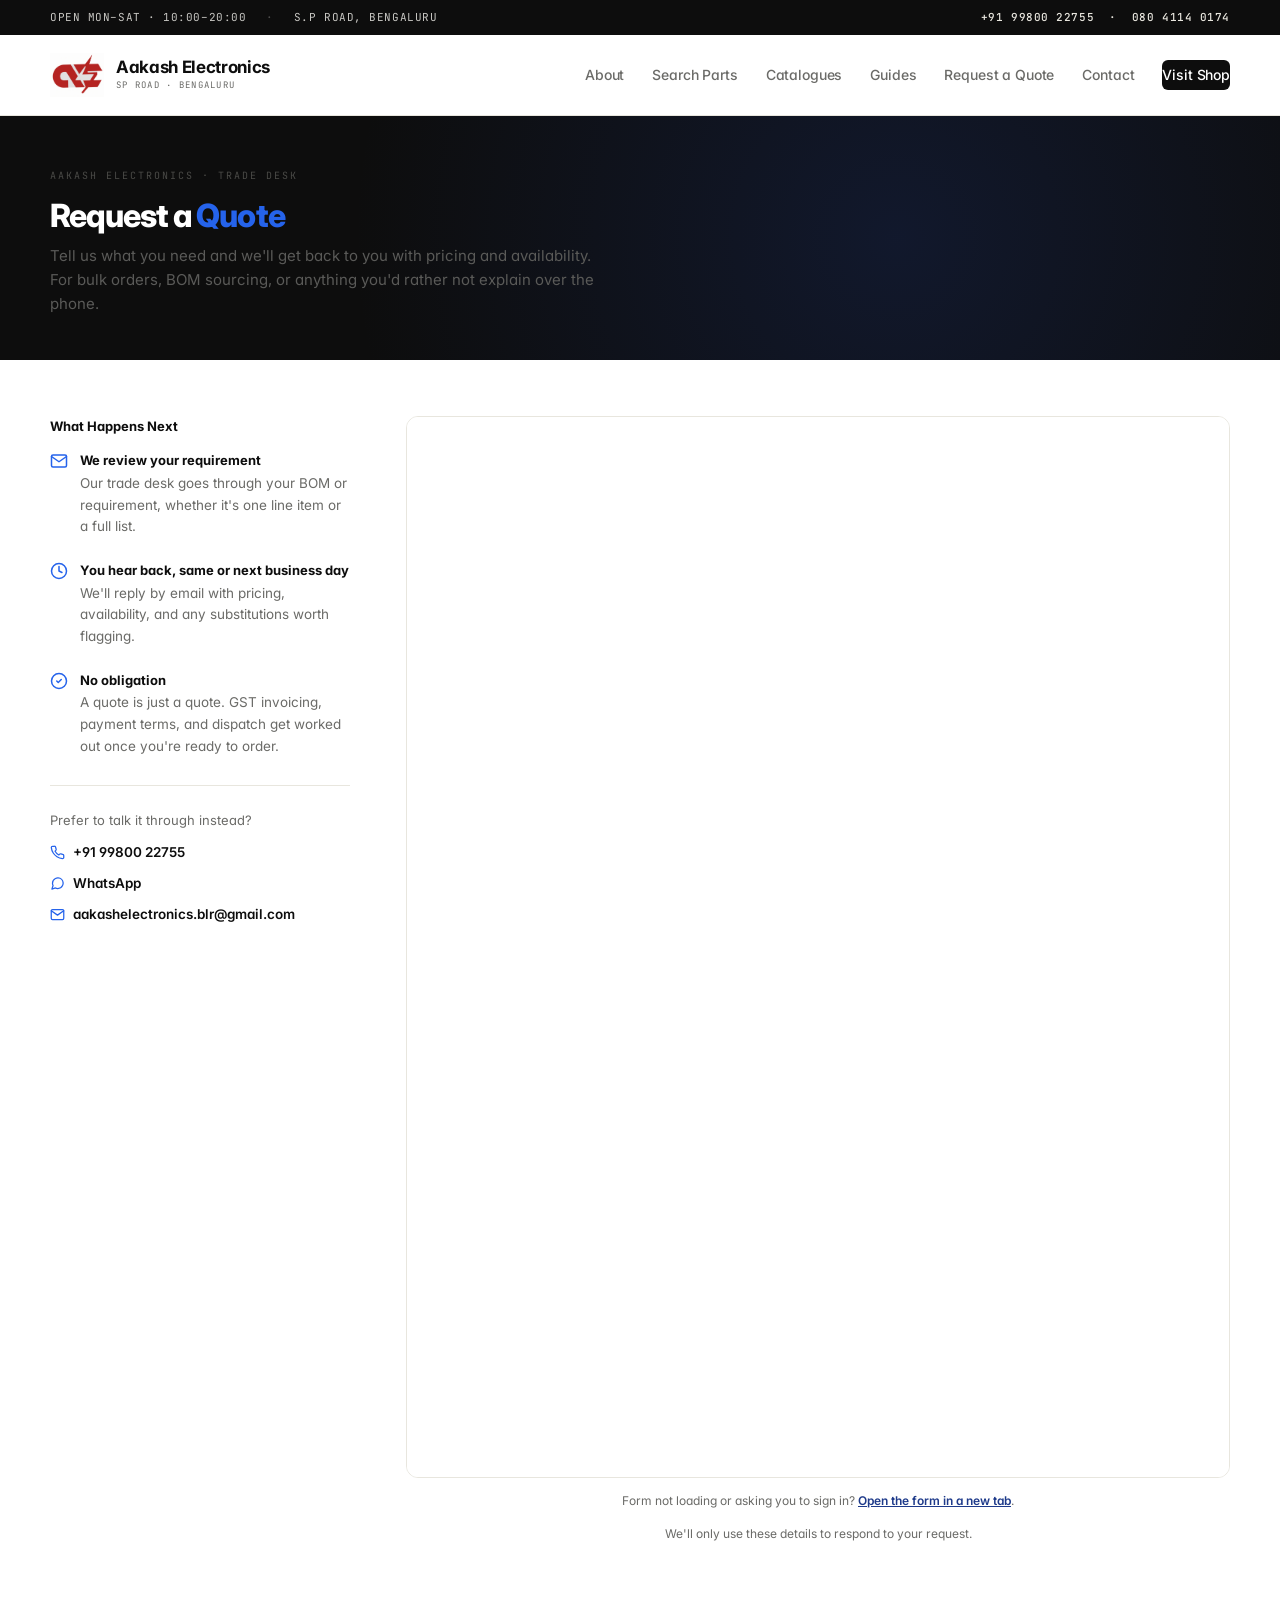
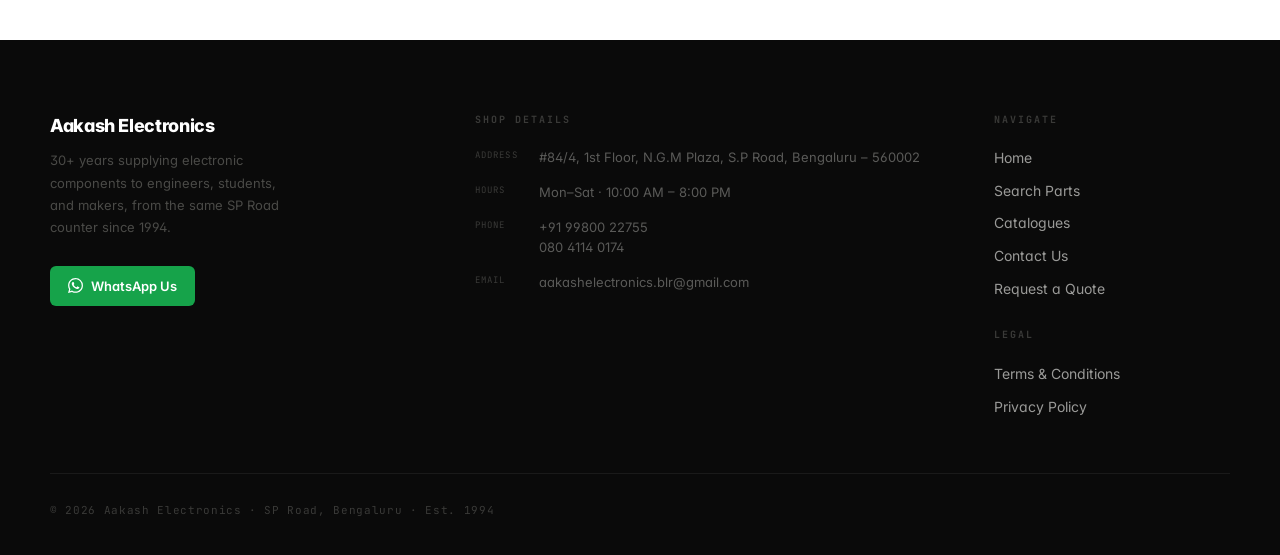
<file: quote.html>
<!-- Copyright © 2026 Aakash Electronics. All Rights Reserved.
     Unauthorized copying or reproduction is strictly prohibited. -->

<!doctype html>
<html lang="en">
<head>
<!-- Google tag (gtag.js) -->
<script async src="https://www.googletagmanager.com/gtag/js?id=G-Y3M3N1SLD9"></script>
<script>
  window.dataLayer = window.dataLayer || [];
  function gtag(){dataLayer.push(arguments);}
  gtag('js', new Date());
  gtag('config', 'G-Y3M3N1SLD9');
</script>
<meta charset="utf-8"/>
<title>Request a Quote - Aakash Electronics</title>
<link rel="icon" type="image/svg+xml" href="/images/favicon.svg">
<link rel="icon" type="image/png" sizes="96x96" href="/images/favicon-96x96.png">
<link rel="icon" type="image/png" sizes="32x32" href="/images/favicon-32x32.png">
<link rel="icon" type="image/png" sizes="16x16" href="/images/favicon-16x16.png">
<link rel="icon" type="image/x-icon" href="/images/favicon.ico"/>
<link rel="apple-touch-icon" sizes="180x180" href="/images/apple-touch-icon.png">
<link rel="manifest" href="/site.webmanifest">
<meta name="apple-mobile-web-app-title" content="Aakash Electronics">
<meta name="viewport" content="width=device-width,initial-scale=1"/>
<meta name="description" content="Request a bulk quote from Aakash Electronics - submit your company details and requirement, and our trade desk will get back to you."/>
<meta http-equiv="X-Content-Type-Options" content="nosniff"/>
<meta http-equiv="X-Frame-Options" content="DENY"/>
<meta name="referrer" content="strict-origin-when-cross-origin"/>
<link rel="preconnect" href="https://fonts.googleapis.com"/>
<link rel="preconnect" href="https://fonts.gstatic.com" crossorigin/>
<link rel="stylesheet" href="https://fonts.googleapis.com/css2?family=Inter:ital,wght@0,400;0,500;0,600;0,700;0,800&family=JetBrains+Mono:wght@400;500;700&display=swap"/>
<link rel="stylesheet" href="styles.css"/>
<style>

/* ── Quote hero ── */
.qt-hero { background: var(--ink); padding: 52px 0 44px; position: relative; overflow: hidden }
.qt-hero::before {
  content: ""; position: absolute; inset: 0;
  background-image: radial-gradient(circle at 70% 50%, rgba(30,58,138,.25) 0%, transparent 60%);
  pointer-events: none;
}
.qt-hero-inner { position: relative; z-index: 1 }
.qt-hero-eyebrow { font-family: var(--mono); font-size: 10px; letter-spacing: 0.2em; text-transform: uppercase; color: #4a4a47; margin-bottom: 14px }
.qt-hero h1 { font-size: 32px; font-weight: 800; color: #fff; letter-spacing: -0.03em; line-height: 1.15; margin-bottom: 10px }
.qt-hero h1 em { color: var(--blue-2); font-style: normal }
.qt-hero-sub { font-size: 15px; color: #5a5a58; line-height: 1.6; max-width: 560px }

/* ── Body layout ── */
.qt-section { padding: 56px 0 96px }
.qt-layout { display: grid; grid-template-columns: 300px 1fr; gap: 56px; align-items: start }

/* Side info */
.qt-side h3 { font-size: 13px; font-weight: 700; color: var(--ink); margin-bottom: 14px }
.qt-side-item { display: flex; gap: 12px; margin-bottom: 22px }
.qt-side-item svg { flex-shrink: 0; color: var(--blue-2); margin-top: 2px }
.qt-side-item p { font-size: 13.5px; color: var(--ink-3); line-height: 1.6 }
.qt-side-item p b { color: var(--ink); display: block; font-size: 13px; margin-bottom: 2px }
.qt-alt {
  margin-top: 28px; padding-top: 24px; border-top: 1px solid var(--rule);
}
.qt-alt p { font-size: 13px; color: var(--ink-3); margin-bottom: 12px }
.qt-alt a { display: flex; align-items: center; gap: 8px; font-size: 13.5px; font-weight: 600; color: var(--ink); margin-bottom: 10px }
.qt-alt a:hover { color: var(--blue) }
.qt-alt svg { color: var(--blue-2) }

/* Google Form embed */
.qt-gform-card {
  position: relative; border: 1px solid var(--rule); border-radius: 12px;
  overflow: hidden; background: var(--bg); min-height: 1060px;
}
.qt-gform-frame {
  width: 100%; height: 1060px; border: none; display: block; position: relative; z-index: 1;
  background: var(--bg);
}
.qt-gform-loading {
  position: absolute; inset: 0; display: flex; flex-direction: column; align-items: center;
  justify-content: center; gap: 14px; color: var(--ink-3); font-size: 14px; z-index: 0;
}
.qt-spinner {
  width: 30px; height: 30px; border-radius: 50%;
  border: 3px solid var(--rule-2); border-top-color: var(--blue-2);
  animation: qt-spin 0.8s linear infinite;
}
@keyframes qt-spin { to { transform: rotate(360deg) } }
.qt-note { font-size: 12px; color: var(--ink-3); margin-top: 14px; text-align: center }

@media (max-width: 900px) {
  .qt-layout { grid-template-columns: 1fr }
}
@media (max-width: 560px) {
  .qt-hero h1 { font-size: 26px }
  .qt-gform-card, .qt-gform-frame { min-height: 1220px; height: 1220px }
}
</style>
</head>
<body>
<div class="page">

  <!-- Utility bar -->
  <div class="utility">
    <div class="wrap">
      <div class="ut-left">
        <span>OPEN MON–SAT · 10:00–20:00</span>
        <span>S.P ROAD, BENGALURU</span>
      </div>
      <div class="ut-right">
        <span class="phone">+91 99800 22755 &nbsp;·&nbsp; 080 4114 0174</span>
      </div>
    </div>
  </div>

  <!-- Header -->
  <header class="header" id="main-header">
    <div class="wrap">
      <a class="brand" href="index.html">
        <img src="images/logo.png" alt="Aakash Electronics" class="brand-logo-main" id="brand-logo-img">
        <span class="brand-mark" id="brand-fallback-letter" style="display:none"><span>AE</span></span>
        <span>
          <div class="brand-name">Aakash Electronics</div>
          <div class="brand-sub">SP Road · Bengaluru</div>
        </span>
      </a>
      <nav class="nav">
        <a href="index.html#about">About</a>
        <a href="products.html">Search Parts</a>
        <a href="portfolio.html">Catalogues</a>
        <a href="guides.html">Guides</a>
        <a href="quote.html">Request a Quote</a>
        <a href="index.html#contact">Contact</a>
        <a class="nav-cta" href="index.html#contact" style="justify-content:center;">Visit Shop</a>
        <button class="nav-hamburger" id="nav-hamburger" aria-label="Open menu" aria-expanded="false">
          <span></span><span></span><span></span>
        </button>
      </nav>
    </div>
    <div class="mobile-nav" id="mobile-nav">
      <a href="index.html">Home</a>
      <a href="index.html#about">About</a>
      <a href="products.html">Search Parts</a>
      <a href="portfolio.html">Catalogues</a>
      <a href="guides.html">Guides</a>
      <a href="quote.html">Request a Quote</a>
      <a href="index.html#contact">Contact</a>
      <a href="index.html#contact" class="mob-cta">Visit Shop</a>
    </div>
  </header>

  <!-- Hero -->
  <div class="qt-hero">
    <div class="wrap qt-hero-inner">
      <div class="qt-hero-eyebrow">Aakash Electronics · Trade Desk</div>
      <h1>Request a <em>Quote</em></h1>
      <p class="qt-hero-sub">Tell us what you need and we'll get back to you with pricing and availability. For bulk orders, BOM sourcing, or anything you'd rather not explain over the phone.</p>
    </div>
  </div>

  <!-- Body -->
  <section class="qt-section">
    <div class="wrap qt-layout">

      <div class="qt-side">
        <h3>What Happens Next</h3>
        <div class="qt-side-item">
          <svg width="18" height="18" viewBox="0 0 24 24" fill="none" stroke="currentColor" stroke-width="2" stroke-linecap="round" stroke-linejoin="round"><path d="M4 4h16c1.1 0 2 .9 2 2v12c0 1.1-.9 2-2 2H4c-1.1 0-2-.9-2-2V6c0-1.1.9-2 2-2z"/><polyline points="22,6 12,13 2,6"/></svg>
          <p><b>We review your requirement</b>Our trade desk goes through your BOM or requirement, whether it's one line item or a full list.</p>
        </div>
        <div class="qt-side-item">
          <svg width="18" height="18" viewBox="0 0 24 24" fill="none" stroke="currentColor" stroke-width="2" stroke-linecap="round" stroke-linejoin="round"><circle cx="12" cy="12" r="10"/><polyline points="12 6 12 12 16 14"/></svg>
          <p><b>You hear back, same or next business day</b>We'll reply by email with pricing, availability, and any substitutions worth flagging.</p>
        </div>
        <div class="qt-side-item">
          <svg width="18" height="18" viewBox="0 0 24 24" fill="none" stroke="currentColor" stroke-width="2" stroke-linecap="round" stroke-linejoin="round"><path d="M9 12l2 2 4-4"/><circle cx="12" cy="12" r="10"/></svg>
          <p><b>No obligation</b>A quote is just a quote. GST invoicing, payment terms, and dispatch get worked out once you're ready to order.</p>
        </div>

        <div class="qt-alt">
          <p>Prefer to talk it through instead?</p>
          <a href="tel:+919980022755">
            <svg width="15" height="15" viewBox="0 0 24 24" fill="none" stroke="currentColor" stroke-width="2" stroke-linecap="round" stroke-linejoin="round"><path d="M22 16.92v3a2 2 0 0 1-2.18 2 19.79 19.79 0 0 1-8.63-3.07 19.5 19.5 0 0 1-6-6 19.79 19.79 0 0 1-3.07-8.67A2 2 0 0 1 4.11 2h3a2 2 0 0 1 2 1.72c.127.96.361 1.903.7 2.81a2 2 0 0 1-.45 2.11L8.09 9.91a16 16 0 0 0 6 6l1.27-1.27a2 2 0 0 1 2.11-.45c.907.339 1.85.573 2.81.7A2 2 0 0 1 22 16.92z"/></svg>
            +91 99800 22755
          </a>
          <a href="https://wa.me/919980022755?text=Hi%20Aakash%20Electronics%2C%20I%27d%20like%20a%20quote." target="_blank" rel="noopener">
            <svg width="15" height="15" viewBox="0 0 24 24" fill="none" stroke="currentColor" stroke-width="2" stroke-linecap="round" stroke-linejoin="round"><path d="M21 11.5a8.38 8.38 0 0 1-.9 3.8 8.5 8.5 0 0 1-7.6 4.7 8.38 8.38 0 0 1-3.8-.9L3 21l1.9-5.7a8.38 8.38 0 0 1-.9-3.8 8.5 8.5 0 0 1 4.7-7.6 8.38 8.38 0 0 1 3.8-.9h.5a8.48 8.48 0 0 1 8 8v.5z"/></svg>
            WhatsApp
          </a>
          <a href="mailto:aakashelectronics.blr@gmail.com">
            <svg width="15" height="15" viewBox="0 0 24 24" fill="none" stroke="currentColor" stroke-width="2" stroke-linecap="round" stroke-linejoin="round"><path d="M4 4h16c1.1 0 2 .9 2 2v12c0 1.1-.9 2-2 2H4c-1.1 0-2-.9-2-2V6c0-1.1.9-2 2-2z"/><polyline points="22,6 12,13 2,6"/></svg>
            aakashelectronics.blr@gmail.com
          </a>
        </div>
      </div>

      <div class="qt-form-outer">
        <div class="qt-gform-card">
          <div class="qt-gform-loading" id="qt-gform-loading">
            <div class="qt-spinner"></div>
            <span>Loading form…</span>
          </div>
          <iframe
            id="qt-gform-frame"
            class="qt-gform-frame"
            src="https://docs.google.com/forms/d/e/1FAIpQLSe0PpGK_6Ri40uc59mmiP66EL8mO4o1x5eIkUA4hrrJzCVKtg/viewform?embedded=true"
            title="Request a Quote form">
            Loading…
          </iframe>
        </div>
        <p class="qt-note">Form not loading or asking you to sign in? <a href="https://docs.google.com/forms/d/e/1FAIpQLSe0PpGK_6Ri40uc59mmiP66EL8mO4o1x5eIkUA4hrrJzCVKtg/viewform" target="_blank" rel="noopener" style="color:var(--blue);font-weight:600;text-decoration:underline">Open the form in a new tab</a>.</p>
        <p class="qt-note">We'll only use these details to respond to your request.</p>
      </div>

    </div>
  </section>

  <!-- Footer -->
  <footer class="footer">
    <div class="wrap">
      <div class="footer-top footer-top-v2">
        <div>
          <div class="footer-shop-name">Aakash Electronics</div>
          <div class="footer-shop-desc">30+ years supplying electronic components to engineers, students, and makers, from the same SP Road counter since 1994.</div>
          <a href="https://wa.me/919980022755?text=Hi%20Aakash%20Electronics%2C%20I%20would%20like%20to%20enquire%20about%20components." target="_blank" rel="noopener" class="footer-wa">
            <svg width="15" height="15" viewBox="0 0 24 24" fill="currentColor"><path d="M17.472 14.382c-.297-.149-1.758-.867-2.03-.967-.273-.099-.471-.148-.67.15-.197.297-.767.966-.94 1.164-.173.199-.347.223-.644.075-.297-.15-1.255-.463-2.39-1.475-.883-.788-1.48-1.761-1.653-2.059-.173-.297-.018-.458.13-.606.134-.133.298-.347.446-.52.149-.174.198-.298.298-.497.099-.198.05-.371-.025-.52-.075-.149-.669-1.612-.916-2.207-.242-.579-.487-.5-.669-.51-.173-.008-.371-.01-.57-.01-.198 0-.52.074-.792.372-.272.297-1.04 1.016-1.04 2.479 0 1.462 1.065 2.875 1.213 3.074.149.198 2.096 3.2 5.077 4.487.709.306 1.262.489 1.694.625.712.227 1.36.195 1.871.118.571-.085 1.758-.719 2.006-1.413.248-.694.248-1.289.173-1.413-.074-.124-.272-.198-.57-.347m-5.421 7.403h-.004a9.87 9.87 0 01-5.031-1.378l-.361-.214-3.741.982.998-3.648-.235-.374a9.86 9.86 0 01-1.51-5.26c.001-5.45 4.436-9.884 9.888-9.884 2.64 0 5.122 1.03 6.988 2.898a9.825 9.825 0 012.893 6.994c-.003 5.45-4.437 9.884-9.885 9.884m8.413-18.297A11.815 11.815 0 0012.05 0C5.495 0 .16 5.335.157 11.892c0 2.096.547 4.142 1.588 5.945L.057 24l6.305-1.654a11.882 11.882 0 005.683 1.448h.005c6.554 0 11.89-5.335 11.893-11.893a11.821 11.821 0 00-3.48-8.413Z"/></svg>
            WhatsApp Us
          </a>
        </div>
        <div>
          <h5 style="font-family:var(--mono);font-size:10px;letter-spacing:0.2em;text-transform:uppercase;color:#3a3a38;margin-bottom:20px;">SHOP DETAILS</h5>
          <div class="footer-dl">
            <div class="footer-dl-row"><span class="footer-dl-k">Address</span><span class="footer-dl-v">#84/4, 1st Floor, N.G.M Plaza, S.P Road, Bengaluru – 560002</span></div>
            <div class="footer-dl-row"><span class="footer-dl-k">Hours</span><span class="footer-dl-v">Mon–Sat · 10:00 AM – 8:00 PM</span></div>
            <div class="footer-dl-row"><span class="footer-dl-k">Phone</span><span class="footer-dl-v"><a href="tel:+919980022755">+91 99800 22755</a><br><a href="tel:+918041140174">080 4114 0174</a></span></div>
            <div class="footer-dl-row"><span class="footer-dl-k">Email</span><span class="footer-dl-v"><a href="mailto:aakashelectronics.blr@gmail.com">aakashelectronics.blr@gmail.com</a></span></div>
          </div>
        </div>
        <div>
          <div class="footer-link-group">
            <h5 style="font-family:var(--mono);font-size:10px;letter-spacing:0.2em;text-transform:uppercase;color:#3a3a38;margin-bottom:20px;">NAVIGATE</h5>
            <div class="footer-links">
              <a href="index.html">Home</a>
              <a href="products.html">Search Parts</a>
              <a href="portfolio.html">Catalogues</a>
              <a href="index.html#contact">Contact Us</a>
              <a href="quote.html">Request a Quote</a>
            </div>
          </div>
          <div class="footer-link-group">
            <h5 style="font-family:var(--mono);font-size:10px;letter-spacing:0.2em;text-transform:uppercase;color:#3a3a38;margin-bottom:20px;">LEGAL</h5>
            <div class="footer-links">
              <a href="./terms.html">Terms &amp; Conditions</a>
              <a href="./terms.html#privacy">Privacy Policy</a>
            </div>
          </div>
        </div>
      </div>
      <div class="footer-bottom">
        <span>© 2026 Aakash Electronics · SP Road, Bengaluru · Est. 1994</span>
      </div>
    </div>
  </footer>

</div>

<script>
(function(){

  /* ── Logo fallback ── */
  var li = document.getElementById('brand-logo-img');
  var lf = document.getElementById('brand-fallback-letter');
  function hideLogo(){ if(li) li.style.display='none'; if(lf) lf.style.display='flex'; }
  if(li){ li.addEventListener('error', hideLogo); if(li.complete && li.naturalWidth===0) hideLogo(); else if(lf) lf.style.display='none'; }

  /* ── Sticky header shadow ── */
  var hdr = document.getElementById('main-header');
  if(hdr) window.addEventListener('scroll', function(){ hdr.classList.toggle('scrolled', window.scrollY>10); }, {passive:true});

  /* ── Mobile hamburger ── */
  var hbg = document.getElementById('nav-hamburger');
  var mnv = document.getElementById('mobile-nav');
  if(hbg && mnv){
    hbg.addEventListener('click', function(){
      var o = mnv.classList.toggle('open');
      hbg.classList.toggle('open', o);
      hbg.setAttribute('aria-expanded', o);
    });
    mnv.querySelectorAll('a').forEach(function(a){
      a.addEventListener('click', function(){
        mnv.classList.remove('open'); hbg.classList.remove('open');
        hbg.setAttribute('aria-expanded','false');
      });
    });
  }

  /* ══ QUOTE FORM (Google Form embed) ══ */
  var gformFrame = document.getElementById('qt-gform-frame');
  var gformLoading = document.getElementById('qt-gform-loading');
  if (gformFrame && gformLoading) {
    gformFrame.addEventListener('load', function(){ gformLoading.style.display = 'none'; });
  }

})();
</script>
</body>
</html>
</file>
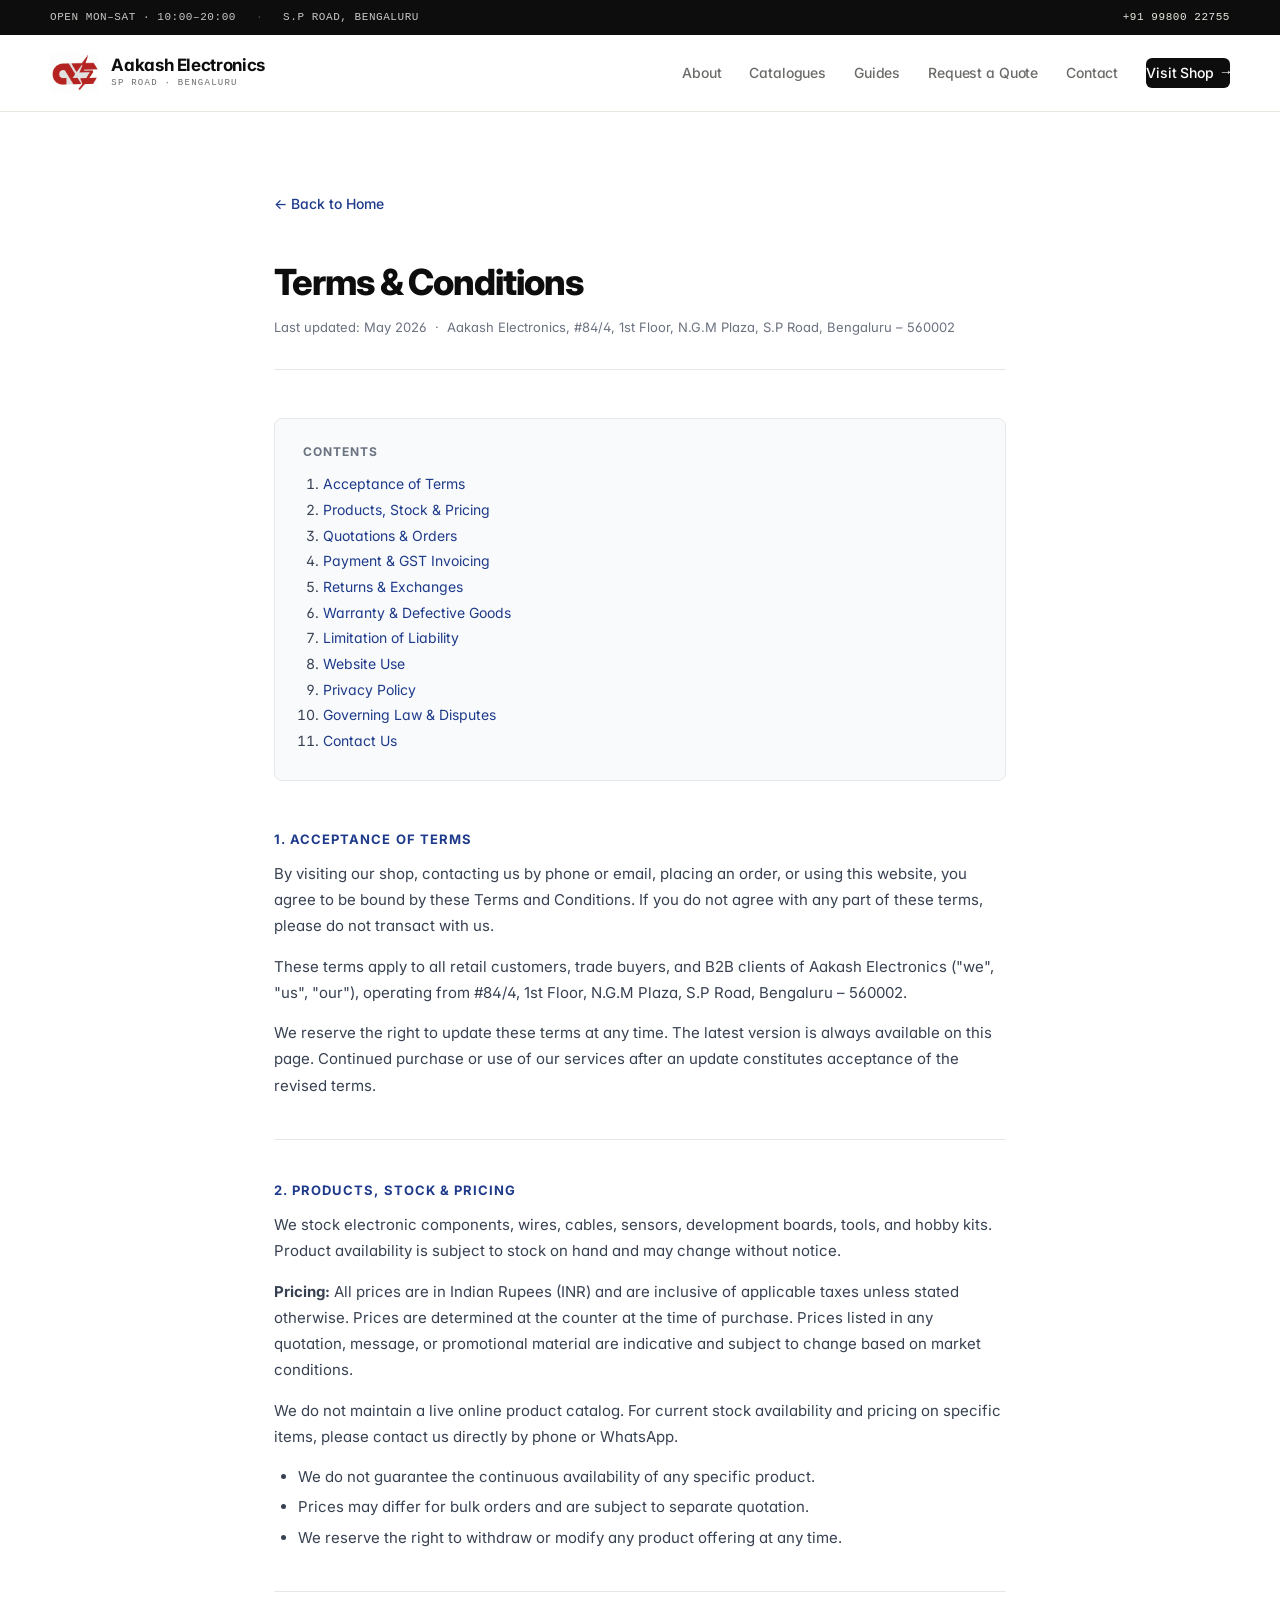
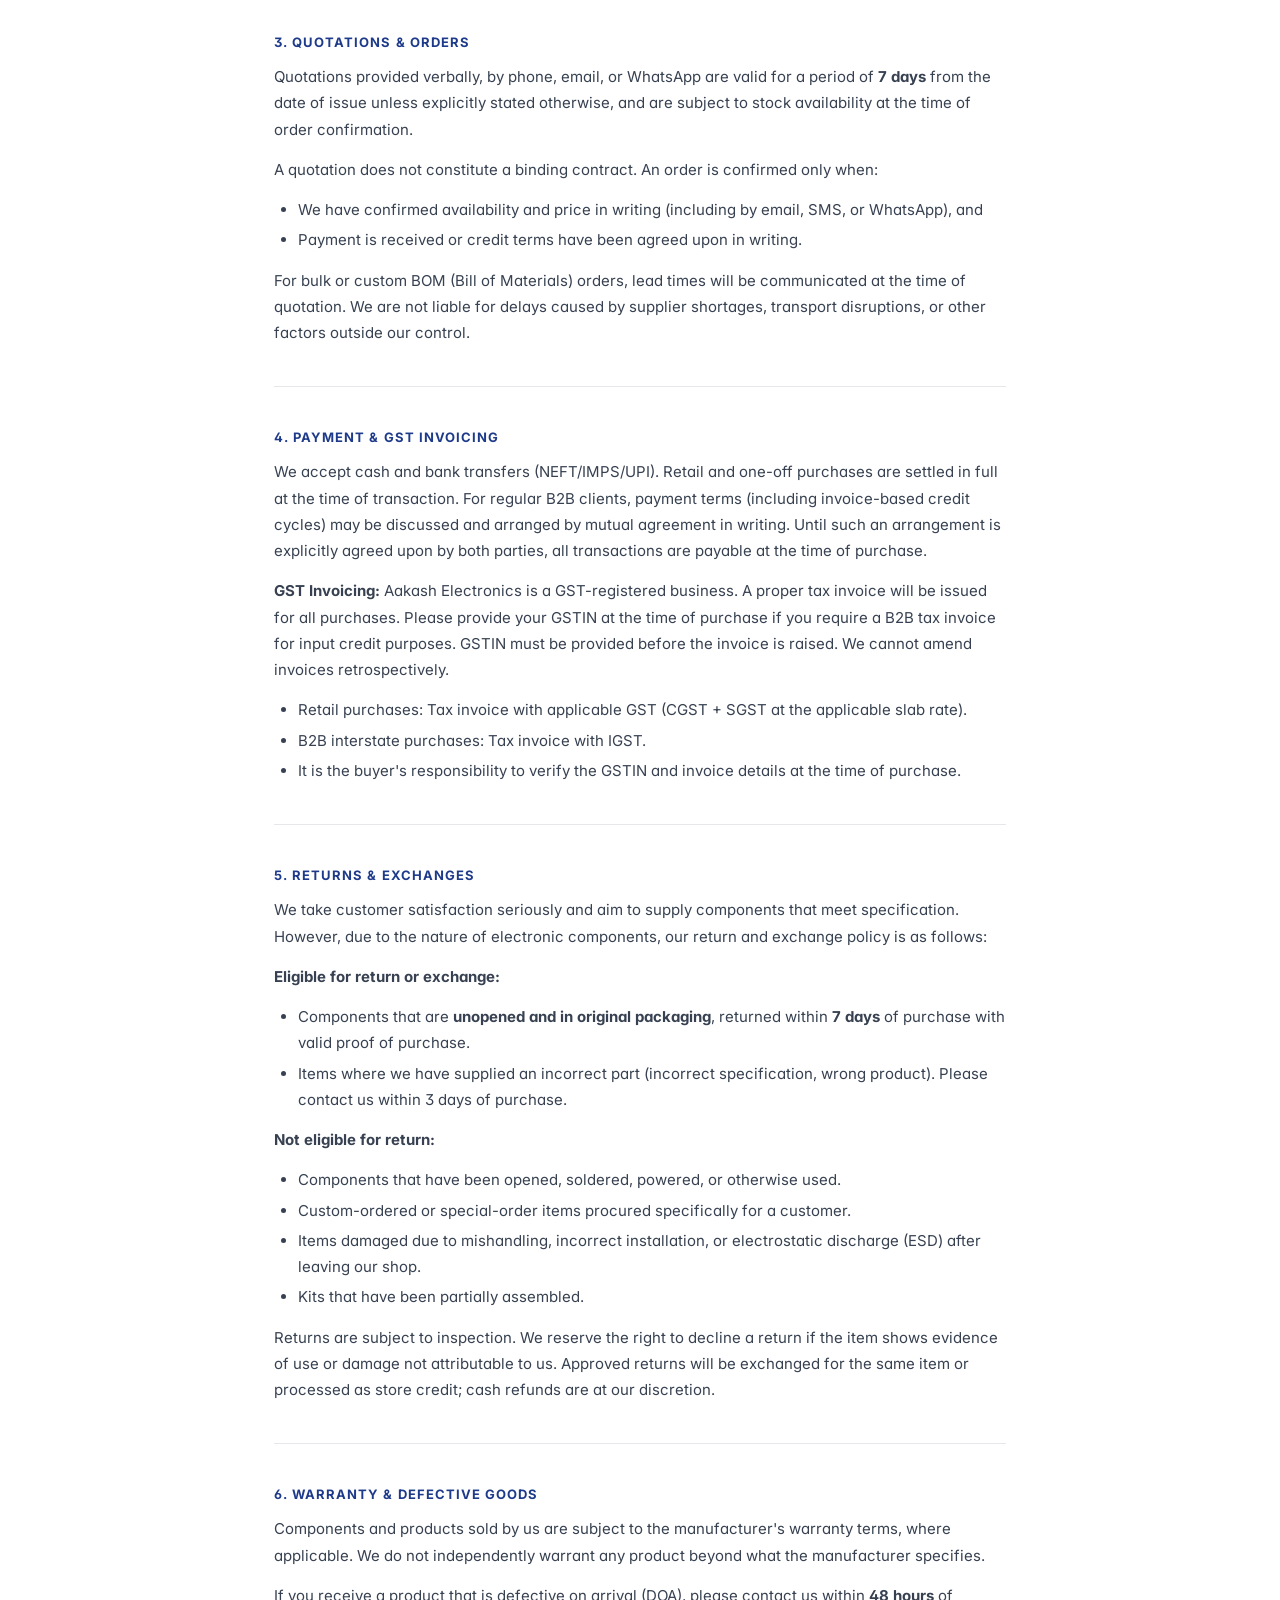
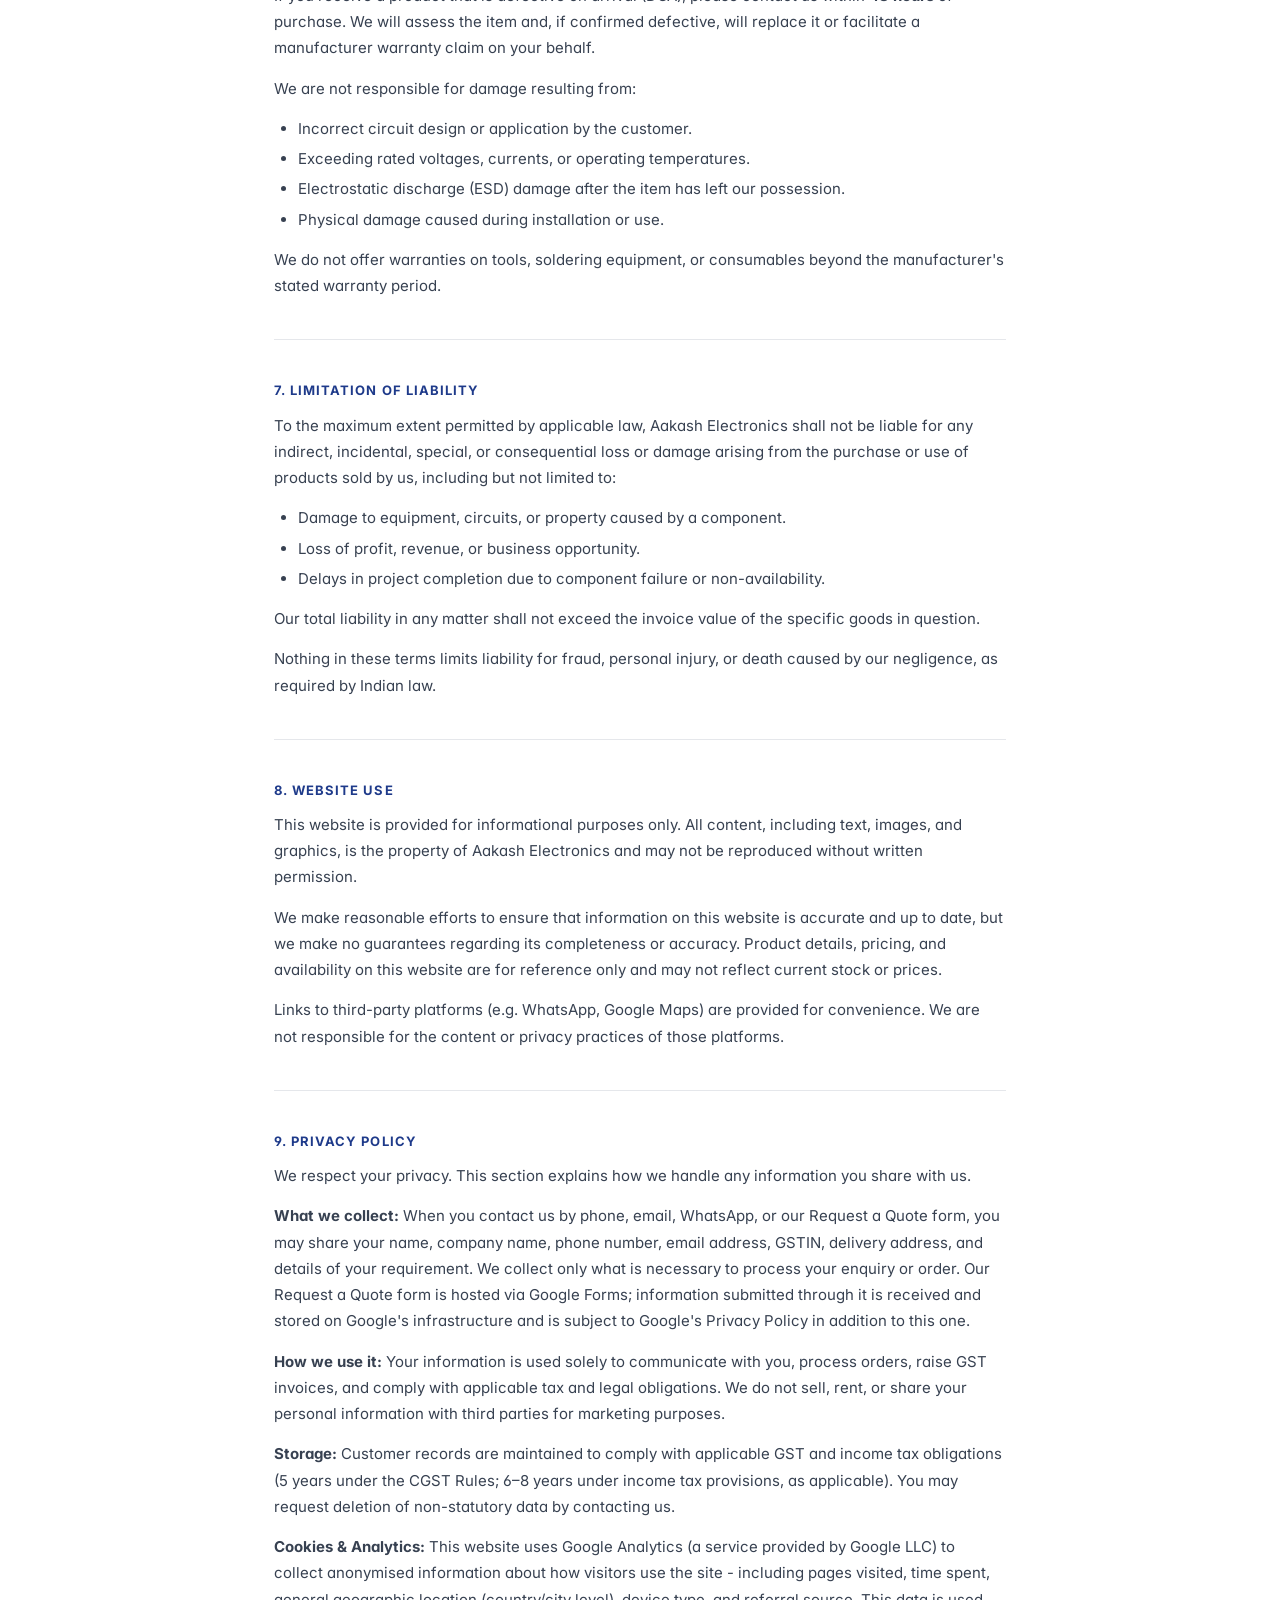
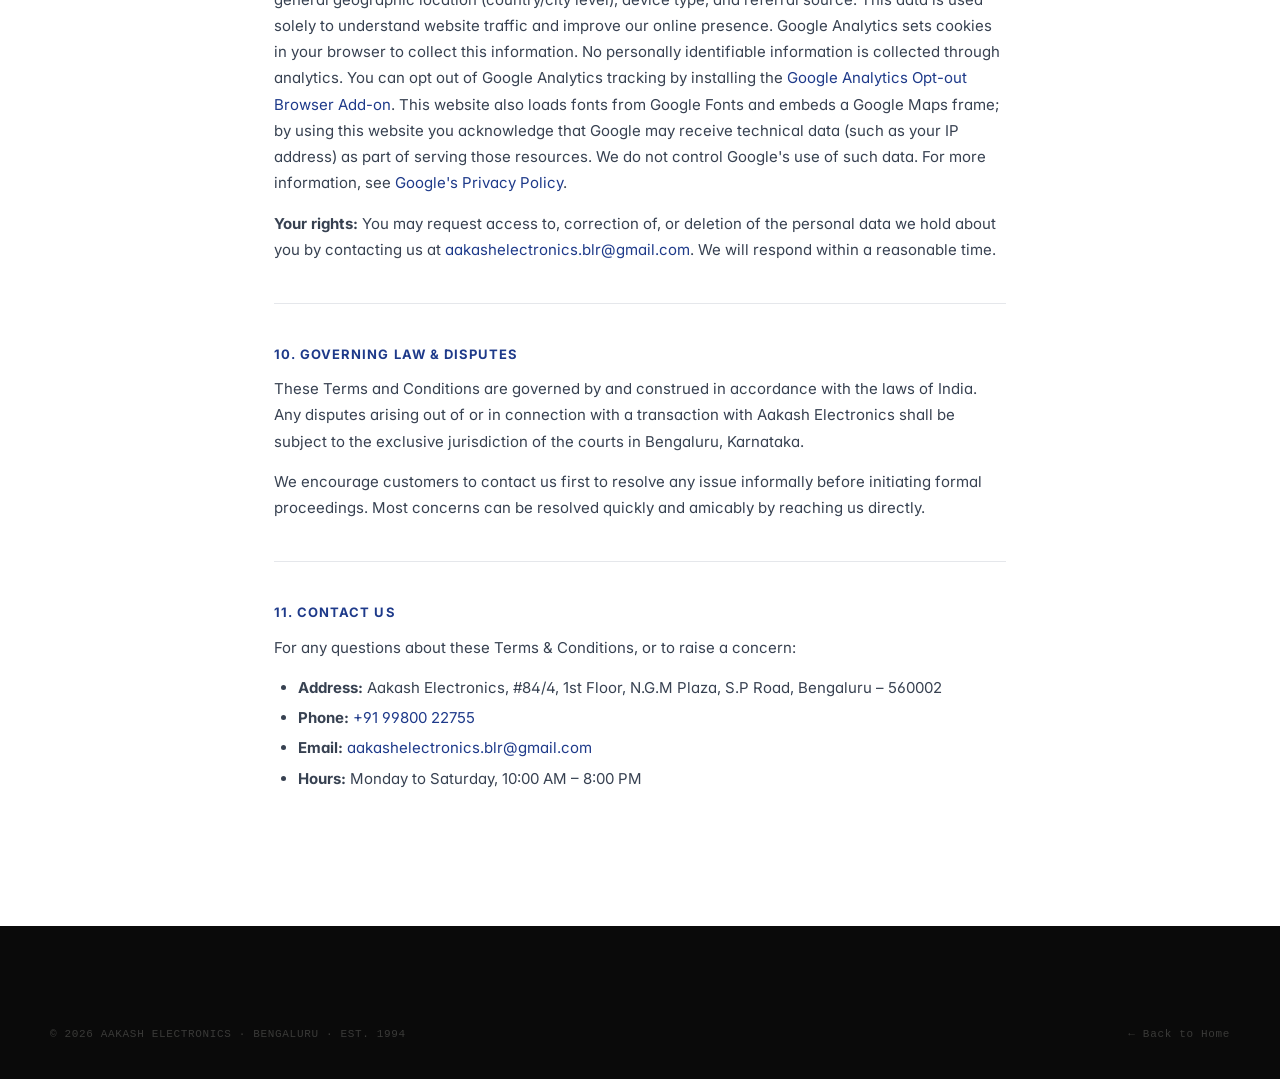
<file: terms.html>
<!-- Copyright © 2026 Aakash Electronics. All Rights Reserved.
     Unauthorized copying or reproduction is strictly prohibited. -->

<!doctype html>
<html lang="en">
<head>
<!-- Google tag (gtag.js) -->
<script async src="https://www.googletagmanager.com/gtag/js?id=G-Y3M3N1SLD9"></script>
<script>
  window.dataLayer = window.dataLayer || [];
  function gtag(){dataLayer.push(arguments);}
  gtag('js', new Date());
  gtag('config', 'G-Y3M3N1SLD9');
</script>
<meta charset="utf-8"/>
<title>Terms &amp; Conditions - Aakash Electronics</title>
<link rel="icon" type="image/svg+xml" href="/images/favicon.svg">
<link rel="icon" type="image/png" sizes="96x96" href="/images/favicon-96x96.png">
<link rel="icon" type="image/png" sizes="32x32" href="/images/favicon-32x32.png">
<link rel="icon" type="image/png" sizes="16x16" href="/images/favicon-16x16.png">
<link rel="icon" type="image/x-icon" href="/images/favicon.ico"/>
<link rel="apple-touch-icon" sizes="180x180" href="/images/apple-touch-icon.png">
<link rel="manifest" href="/site.webmanifest">
<meta name="apple-mobile-web-app-title" content="Aakash Electronics">
<meta name="viewport" content="width=device-width,initial-scale=1"/>
<meta http-equiv="X-Content-Type-Options" content="nosniff"/>
<meta http-equiv="X-Frame-Options" content="DENY"/>
<meta name="referrer" content="strict-origin-when-cross-origin"/>
<link rel="preconnect" href="https://fonts.googleapis.com"/>
<link rel="preconnect" href="https://fonts.gstatic.com" crossorigin/>
<link rel="stylesheet" href="https://fonts.googleapis.com/css2?family=Inter:ital,wght@0,400;0,500;0,600;0,700;0,800&display=swap"/>
<link rel="stylesheet" href="styles.css"/>
<style>
.legal-page { max-width: 780px; margin: 0 auto; padding: 80px 24px 120px; }
.legal-page h1 { font-size: 36px; font-weight: 800; letter-spacing: -0.03em; margin-bottom: 6px; }
.legal-meta { color: #6b7280; font-size: 13px; margin-bottom: 48px; padding-bottom: 32px; border-bottom: 1px solid #e5e7eb; }
.legal-page h2 { font-size: 13px; font-weight: 700; text-transform: uppercase; letter-spacing: 0.08em; color: #1e3a8a; margin: 40px 0 12px; }
.legal-page h2:first-of-type { margin-top: 0; }
.legal-page p { font-size: 15px; line-height: 1.75; color: #374151; margin-bottom: 14px; }
.legal-page ul { list-style: disc; padding-left: 24px; margin-bottom: 14px; }
.legal-page ul li { font-size: 15px; line-height: 1.75; color: #374151; margin-bottom: 4px; }
.legal-toc { background: #f8fafc; border: 1px solid #e5e7eb; border-radius: 8px; padding: 24px 28px; margin-bottom: 48px; }
.legal-toc h3 { font-size: 12px; font-weight: 700; text-transform: uppercase; letter-spacing: 0.08em; color: #6b7280; margin-bottom: 12px; }
.legal-toc ol { padding-left: 20px; margin: 0; }
.legal-toc ol li { font-size: 14px; color: #374151; margin-bottom: 4px; }
.legal-toc ol li a { color: #1e3a8a; text-decoration: none; }
.legal-toc ol li a:hover { text-decoration: underline; }
.legal-divider { border: none; border-top: 1px solid #e5e7eb; margin: 40px 0; }
.legal-back { display: inline-flex; align-items: center; gap: 8px; font-size: 14px; color: #1e3a8a; text-decoration: none; margin-bottom: 40px; font-weight: 500; }
.legal-back:hover { text-decoration: underline; }
</style>
</head>
<body>
<div class="page">

  <!-- Utility bar -->
  <div class="utility">
    <div class="wrap">
      <div class="ut-left">
        <span>OPEN MON–SAT · 10:00–20:00</span>
        <span>S.P ROAD, BENGALURU</span>
      </div>
      <div class="ut-right">
        <span class="phone">+91 99800 22755</span>
      </div>
    </div>
  </div>

  <!-- Header -->
  <header class="header" id="main-header">
    <div class="wrap">
      <a class="brand" href="index.html">
        <img src="images/logo.png" alt="Aakash Electronics" class="brand-logo" id="brand-logo-img" style="height:40px;width:auto;display:block;object-fit:contain;border-radius:4px">
        <span class="brand-mark" id="brand-fallback" style="display:none"><span>AE</span></span>
        <span>
          <div class="brand-name">Aakash Electronics</div>
          <div class="brand-sub">SP Road · Bengaluru</div>
        </span>
      </a>
      <nav class="nav">
        <a href="index.html#about">About</a>
        <a href="portfolio.html">Catalogues</a>
        <a href="guides.html">Guides</a>
        <a href="quote.html">Request a Quote</a>
        <a href="index.html#contact">Contact</a>
        <a class="nav-cta" href="index.html#contact">
          <span>Visit Shop</span>
          <span class="arrow">→</span>
        </a>
      </nav>
    </div>
  </header>

  <div class="legal-page">
    <a class="legal-back" href="index.html">← Back to Home</a>

    <h1>Terms &amp; Conditions</h1>
    <div class="legal-meta">
      Last updated: May 2026 &nbsp;·&nbsp; Aakash Electronics, #84/4, 1st Floor, N.G.M Plaza, S.P Road, Bengaluru – 560002
    </div>

    <!-- Table of Contents -->
    <div class="legal-toc">
      <h3>Contents</h3>
      <ol>
        <li><a href="#acceptance">Acceptance of Terms</a></li>
        <li><a href="#products">Products, Stock &amp; Pricing</a></li>
        <li><a href="#quotations">Quotations &amp; Orders</a></li>
        <li><a href="#payment">Payment &amp; GST Invoicing</a></li>
        <li><a href="#returns">Returns &amp; Exchanges</a></li>
        <li><a href="#warranty">Warranty &amp; Defective Goods</a></li>
        <li><a href="#liability">Limitation of Liability</a></li>
        <li><a href="#website">Website Use</a></li>
        <li><a href="#privacy">Privacy Policy</a></li>
        <li><a href="#governing">Governing Law &amp; Disputes</a></li>
        <li><a href="#contact-legal">Contact Us</a></li>
      </ol>
    </div>

    <!-- 1 -->
    <h2 id="acceptance">1. Acceptance of Terms</h2>
    <p>By visiting our shop, contacting us by phone or email, placing an order, or using this website, you agree to be bound by these Terms and Conditions. If you do not agree with any part of these terms, please do not transact with us.</p>
    <p>These terms apply to all retail customers, trade buyers, and B2B clients of Aakash Electronics ("we", "us", "our"), operating from #84/4, 1st Floor, N.G.M Plaza, S.P Road, Bengaluru – 560002.</p>
    <p>We reserve the right to update these terms at any time. The latest version is always available on this page. Continued purchase or use of our services after an update constitutes acceptance of the revised terms.</p>

    <hr class="legal-divider"/>

    <!-- 2 -->
    <h2 id="products">2. Products, Stock &amp; Pricing</h2>
    <p>We stock electronic components, wires, cables, sensors, development boards, tools, and hobby kits. Product availability is subject to stock on hand and may change without notice.</p>
    <p><strong>Pricing:</strong> All prices are in Indian Rupees (INR) and are inclusive of applicable taxes unless stated otherwise. Prices are determined at the counter at the time of purchase. Prices listed in any quotation, message, or promotional material are indicative and subject to change based on market conditions.</p>
    <p>We do not maintain a live online product catalog. For current stock availability and pricing on specific items, please contact us directly by phone or WhatsApp.</p>
    <ul>
      <li>We do not guarantee the continuous availability of any specific product.</li>
      <li>Prices may differ for bulk orders and are subject to separate quotation.</li>
      <li>We reserve the right to withdraw or modify any product offering at any time.</li>
    </ul>

    <hr class="legal-divider"/>

    <!-- 3 -->
    <h2 id="quotations">3. Quotations &amp; Orders</h2>
    <p>Quotations provided verbally, by phone, email, or WhatsApp are valid for a period of <strong>7 days</strong> from the date of issue unless explicitly stated otherwise, and are subject to stock availability at the time of order confirmation.</p>
    <p>A quotation does not constitute a binding contract. An order is confirmed only when:</p>
    <ul>
      <li>We have confirmed availability and price in writing (including by email, SMS, or WhatsApp), and</li>
      <li>Payment is received or credit terms have been agreed upon in writing.</li>
    </ul>
    <p>For bulk or custom BOM (Bill of Materials) orders, lead times will be communicated at the time of quotation. We are not liable for delays caused by supplier shortages, transport disruptions, or other factors outside our control.</p>

    <hr class="legal-divider"/>

    <!-- 4 -->
    <h2 id="payment">4. Payment &amp; GST Invoicing</h2>
    <p>We accept cash and bank transfers (NEFT/IMPS/UPI). Retail and one-off purchases are settled in full at the time of transaction. For regular B2B clients, payment terms (including invoice-based credit cycles) may be discussed and arranged by mutual agreement in writing. Until such an arrangement is explicitly agreed upon by both parties, all transactions are payable at the time of purchase.</p>
    <p><strong>GST Invoicing:</strong> Aakash Electronics is a GST-registered business. A proper tax invoice will be issued for all purchases. Please provide your GSTIN at the time of purchase if you require a B2B tax invoice for input credit purposes. GSTIN must be provided before the invoice is raised. We cannot amend invoices retrospectively.</p>
    <ul>
      <li>Retail purchases: Tax invoice with applicable GST (CGST + SGST at the applicable slab rate).</li>
      <li>B2B interstate purchases: Tax invoice with IGST.</li>
      <li>It is the buyer's responsibility to verify the GSTIN and invoice details at the time of purchase.</li>
    </ul>

    <hr class="legal-divider"/>

    <!-- 5 -->
    <h2 id="returns">5. Returns &amp; Exchanges</h2>
    <p>We take customer satisfaction seriously and aim to supply components that meet specification. However, due to the nature of electronic components, our return and exchange policy is as follows:</p>
    <p><strong>Eligible for return or exchange:</strong></p>
    <ul>
      <li>Components that are <strong>unopened and in original packaging</strong>, returned within <strong>7 days</strong> of purchase with valid proof of purchase.</li>
      <li>Items where we have supplied an incorrect part (incorrect specification, wrong product). Please contact us within 3 days of purchase.</li>
    </ul>
    <p><strong>Not eligible for return:</strong></p>
    <ul>
      <li>Components that have been opened, soldered, powered, or otherwise used.</li>
      <li>Custom-ordered or special-order items procured specifically for a customer.</li>
      <li>Items damaged due to mishandling, incorrect installation, or electrostatic discharge (ESD) after leaving our shop.</li>
      <li>Kits that have been partially assembled.</li>
    </ul>
    <p>Returns are subject to inspection. We reserve the right to decline a return if the item shows evidence of use or damage not attributable to us. Approved returns will be exchanged for the same item or processed as store credit; cash refunds are at our discretion.</p>

    <hr class="legal-divider"/>

    <!-- 6 -->
    <h2 id="warranty">6. Warranty &amp; Defective Goods</h2>
    <p>Components and products sold by us are subject to the manufacturer's warranty terms, where applicable. We do not independently warrant any product beyond what the manufacturer specifies.</p>
    <p>If you receive a product that is defective on arrival (DOA), please contact us within <strong>48 hours</strong> of purchase. We will assess the item and, if confirmed defective, will replace it or facilitate a manufacturer warranty claim on your behalf.</p>
    <p>We are not responsible for damage resulting from:</p>
    <ul>
      <li>Incorrect circuit design or application by the customer.</li>
      <li>Exceeding rated voltages, currents, or operating temperatures.</li>
      <li>Electrostatic discharge (ESD) damage after the item has left our possession.</li>
      <li>Physical damage caused during installation or use.</li>
    </ul>
    <p>We do not offer warranties on tools, soldering equipment, or consumables beyond the manufacturer's stated warranty period.</p>

    <hr class="legal-divider"/>

    <!-- 7 -->
    <h2 id="liability">7. Limitation of Liability</h2>
    <p>To the maximum extent permitted by applicable law, Aakash Electronics shall not be liable for any indirect, incidental, special, or consequential loss or damage arising from the purchase or use of products sold by us, including but not limited to:</p>
    <ul>
      <li>Damage to equipment, circuits, or property caused by a component.</li>
      <li>Loss of profit, revenue, or business opportunity.</li>
      <li>Delays in project completion due to component failure or non-availability.</li>
    </ul>
    <p>Our total liability in any matter shall not exceed the invoice value of the specific goods in question.</p>
    <p>Nothing in these terms limits liability for fraud, personal injury, or death caused by our negligence, as required by Indian law.</p>

    <hr class="legal-divider"/>

    <!-- 8 -->
    <h2 id="website">8. Website Use</h2>
    <p>This website is provided for informational purposes only. All content, including text, images, and graphics, is the property of Aakash Electronics and may not be reproduced without written permission.</p>
    <p>We make reasonable efforts to ensure that information on this website is accurate and up to date, but we make no guarantees regarding its completeness or accuracy. Product details, pricing, and availability on this website are for reference only and may not reflect current stock or prices.</p>
    <p>Links to third-party platforms (e.g. WhatsApp, Google Maps) are provided for convenience. We are not responsible for the content or privacy practices of those platforms.</p>

    <hr class="legal-divider"/>

    <!-- 9 -->
    <h2 id="privacy">9. Privacy Policy</h2>
    <p>We respect your privacy. This section explains how we handle any information you share with us.</p>
    <p><strong>What we collect:</strong> When you contact us by phone, email, WhatsApp, or our Request a Quote form, you may share your name, company name, phone number, email address, GSTIN, delivery address, and details of your requirement. We collect only what is necessary to process your enquiry or order. Our Request a Quote form is hosted via Google Forms; information submitted through it is received and stored on Google's infrastructure and is subject to Google's Privacy Policy in addition to this one.</p>
    <p><strong>How we use it:</strong> Your information is used solely to communicate with you, process orders, raise GST invoices, and comply with applicable tax and legal obligations. We do not sell, rent, or share your personal information with third parties for marketing purposes.</p>
    <p><strong>Storage:</strong> Customer records are maintained to comply with applicable GST and income tax obligations (5 years under the CGST Rules; 6–8 years under income tax provisions, as applicable). You may request deletion of non-statutory data by contacting us.</p>
    <p><strong>Cookies &amp; Analytics:</strong> This website uses Google Analytics (a service provided by Google LLC) to collect anonymised information about how visitors use the site - including pages visited, time spent, general geographic location (country/city level), device type, and referral source. This data is used solely to understand website traffic and improve our online presence. Google Analytics sets cookies in your browser to collect this information. No personally identifiable information is collected through analytics. You can opt out of Google Analytics tracking by installing the <a href="https://tools.google.com/dlpage/gaoptout" target="_blank" rel="noopener" style="color:#1e3a8a">Google Analytics Opt-out Browser Add-on</a>. This website also loads fonts from Google Fonts and embeds a Google Maps frame; by using this website you acknowledge that Google may receive technical data (such as your IP address) as part of serving those resources. We do not control Google's use of such data. For more information, see <a href="https://policies.google.com/privacy" target="_blank" rel="noopener" style="color:#1e3a8a">Google's Privacy Policy</a>.</p>
    <p><strong>Your rights:</strong> You may request access to, correction of, or deletion of the personal data we hold about you by contacting us at <a href="mailto:aakashelectronics.blr@gmail.com" style="color:#1e3a8a">aakashelectronics.blr@gmail.com</a>. We will respond within a reasonable time.</p>

    <hr class="legal-divider"/>

    <!-- 10 -->
    <h2 id="governing">10. Governing Law &amp; Disputes</h2>
    <p>These Terms and Conditions are governed by and construed in accordance with the laws of India. Any disputes arising out of or in connection with a transaction with Aakash Electronics shall be subject to the exclusive jurisdiction of the courts in Bengaluru, Karnataka.</p>
    <p>We encourage customers to contact us first to resolve any issue informally before initiating formal proceedings. Most concerns can be resolved quickly and amicably by reaching us directly.</p>

    <hr class="legal-divider"/>

    <!-- 11 -->
    <h2 id="contact-legal">11. Contact Us</h2>
    <p>For any questions about these Terms &amp; Conditions, or to raise a concern:</p>
    <ul>
      <li><strong>Address:</strong> Aakash Electronics, #84/4, 1st Floor, N.G.M Plaza, S.P Road, Bengaluru – 560002</li>
      <li><strong>Phone:</strong> <a href="tel:+919980022755" style="color:#1e3a8a">+91 99800 22755</a></li>
      <li><strong>Email:</strong> <a href="mailto:aakashelectronics.blr@gmail.com" style="color:#1e3a8a">aakashelectronics.blr@gmail.com</a></li>
      <li><strong>Hours:</strong> Monday to Saturday, 10:00 AM – 8:00 PM</li>
    </ul>
  </div>

  <!-- Footer -->
  <footer class="footer">
    <div class="wrap">
      <div class="footer-bottom">
        <span>© 2026 AAKASH ELECTRONICS · BENGALURU · EST. 1994</span>
        <span><a href="index.html" style="color:inherit">← Back to Home</a></span>
      </div>
    </div>
  </footer>

</div>

<script>
(function(){
  var logoImg = document.getElementById('brand-logo-img');
  var brandFallback = document.getElementById('brand-fallback');
  if (logoImg) {
    logoImg.addEventListener('error', function() {
      logoImg.style.display = 'none';
      brandFallback.style.display = 'flex';
    });
    if (logoImg.complete && logoImg.naturalWidth === 0) {
      logoImg.style.display = 'none';
      brandFallback.style.display = 'flex';
    }
  }
  var header = document.getElementById('main-header');
  if (header) {
    window.addEventListener('scroll', function() {
      header.classList.toggle('scrolled', window.scrollY > 10);
    }, { passive: true });
  }
})();
</script>
</body>
</html>
</file>
<file: styles.css>
/*
  Copyright © 2025 Aakash Electronics. All Rights Reserved.
  Unauthorized copying or reproduction is strictly prohibited.
*/
/* Aakash Electronics - redesigned styles */
:root {
  --bg:      #ffffff;
  --bg-2:    #f9f8f4;
  --bg-3:    #f2f0e8;
  --ink:     #0d0d0d;
  --ink-2:   #2a2a2a;
  --ink-3:   #6b6b68;
  --rule:    #e8e6de;
  --rule-2:  #d4d1c5;
  --blue:    #1e3a8a;
  --blue-2:  #2563eb;
  --blue-3:  #dbeafe;
  --red:     #dc2626;
  --red-2:   #b91c1c;
  --red-3:   #fee2e2;
  --gold:    #f59e0b;
  --green:   #16a34a;
  --sans:    'Inter', system-ui, -apple-system, Helvetica, Arial, sans-serif;
  --mono:    'JetBrains Mono', ui-monospace, Menlo, Consolas, monospace;
  --radius:  6px;
  --shadow:  0 1px 3px rgba(0,0,0,.06), 0 4px 16px rgba(0,0,0,.08);
  --shadow-lg: 0 4px 6px rgba(0,0,0,.04), 0 12px 40px rgba(0,0,0,.12);
}

/* ── Reset ── */
*, *::before, *::after { box-sizing: border-box; margin: 0; padding: 0 }
html { scroll-behavior: smooth }
body {
  font-family: var(--sans);
  color: var(--ink);
  background: var(--bg);
  font-size: 15px;
  line-height: 1.55;
  -webkit-font-smoothing: antialiased;
  font-feature-settings: 'cv11','ss01';
}
a { color: inherit; text-decoration: none }
button { font-family: inherit; cursor: pointer; border: none }
img { max-width: 100%; display: block }
ul { list-style: none }

/* ── Layout ── */
.page { width: 100%; overflow-x: hidden }
.wrap { max-width: 1260px; margin: 0 auto; padding: 0 40px }

/* ── Utility bar ── */
.utility {
  background: var(--ink);
  color: #c8c7c3;
  font-family: var(--mono);
  font-size: 11px;
  letter-spacing: 0.05em;
}
.utility .wrap {
  display: flex;
  justify-content: space-between;
  align-items: center;
  padding-top: 9px;
  padding-bottom: 9px;
  gap: 16px;
}
.ut-left { display: flex; gap: 20px; align-items: center }
.ut-left span::before { content: "·"; margin-right: 20px; opacity: .35 }
.ut-left span:first-child::before { display: none }
.ut-right { display: flex; gap: 20px; align-items: center }
.ut-right .phone { color: #e8e6de; font-weight: 500 }
.lang {
  display: inline-flex;
  border: 1px solid #333;
  border-radius: 3px;
  overflow: hidden;
}
.lang button {
  background: transparent;
  color: #6b6b68;
  font-family: var(--mono);
  font-size: 11px;
  padding: 3px 9px;
  letter-spacing: 0.06em;
  transition: background .15s, color .15s;
}
.lang button.on { background: #e8e6de; color: #0d0d0d }

/* ── Header ── */
.header {
  position: sticky;
  top: 0;
  z-index: 100;
  background: rgba(255,255,255,.9);
  backdrop-filter: blur(12px);
  -webkit-backdrop-filter: blur(12px);
  border-bottom: 1px solid var(--rule);
  transition: box-shadow .2s;
}
.header.scrolled { box-shadow: 0 1px 20px rgba(0,0,0,.08) }
.header .wrap {
  display: flex;
  align-items: center;
  justify-content: space-between;
  padding-top: 18px;
  padding-bottom: 18px;
}
.brand { display: flex; align-items: center; gap: 12px }
.brand-mark {
  width: 40px; height: 40px;
  border-radius: 8px;
  display: grid; place-items: center;
  position: relative;
  overflow: hidden;
  flex-shrink: 0;
}
.brand-mark::before {
  content: "";
  position: absolute; inset: 0;
  background: linear-gradient(135deg, var(--blue) 0 50%, var(--red) 50% 100%);
}
.brand-mark span { position: relative; color: #fff; font-family: var(--mono); font-size: 16px; font-weight: 700 }
.brand-name { font-weight: 700; font-size: 17px; letter-spacing: -0.02em; line-height: 1.2 }
.brand-sub {
  font-family: var(--mono);
  font-size: 9px;
  color: var(--ink-3);
  letter-spacing: 0.14em;
  text-transform: uppercase;
  margin-top: 1px;
}
.nav { display: flex; gap: 28px; align-items: center }
.nav a {
  font-size: 14px;
  font-weight: 500;
  color: var(--ink-3);
  padding: 4px 0;
  position: relative;
  transition: color .15s;
  letter-spacing: -0.01em;
}
.nav a:hover { color: var(--ink) }
.nav a.active { color: var(--ink) }
.nav a.active::after {
  content: "";
  position: absolute; left: 0; right: 0; bottom: -18px;
  height: 2px; background: var(--red);
}
.nav-cta {
  display: inline-flex; align-items: center; gap: 8px;
  background: var(--ink);
  color: #fff !important;
  padding: 10px 18px;
  border-radius: var(--radius);
  font-size: 13px;
  font-weight: 600;
  letter-spacing: -0.01em;
  transition: background .15s, transform .1s;
}
.nav-cta:hover { background: var(--blue); transform: translateY(-1px) }
.nav-cta .arrow { font-family: var(--mono); font-weight: 400; transition: transform .15s }
.nav-cta:hover .arrow { transform: translateX(3px) }

/* ── Buttons ── */
.btn {
  display: inline-flex; align-items: center; gap: 10px;
  padding: 13px 22px;
  font-size: 14px; font-weight: 600;
  border-radius: var(--radius);
  border: 1.5px solid transparent;
  transition: background .15s, color .15s, border-color .15s, transform .1s, box-shadow .15s;
  cursor: pointer; font-family: inherit;
  letter-spacing: -0.01em;
}
.btn:hover { transform: translateY(-1px) }
.btn-primary { background: var(--ink); color: #fff }
.btn-primary:hover { background: var(--blue); box-shadow: 0 4px 16px rgba(30,58,138,.3) }
.btn-ghost { background: transparent; color: var(--ink); border-color: var(--rule-2) }
.btn-ghost:hover { border-color: var(--ink) }
.btn-red { background: var(--red); color: #fff }
.btn-red:hover { background: var(--red-2); box-shadow: 0 4px 16px rgba(220,38,38,.3) }
.btn .arrow { font-family: var(--mono); font-weight: 400 }
.arrow-link {
  display: inline-flex; align-items: center; gap: 6px;
  font-size: 14px; font-weight: 600; color: var(--blue);
  transition: gap .15s;
}
.arrow-link:hover { gap: 10px }

/* ── Hero ── */
.hero {
  background: var(--ink);
  color: #fff;
  position: relative;
  overflow: hidden;
}
.hero::before {
  content: "";
  position: absolute; inset: 0;
  background:
    radial-gradient(ellipse 80% 60% at 65% 50%, rgba(30,58,138,.25) 0%, transparent 70%),
    radial-gradient(ellipse 40% 40% at 80% 20%, rgba(220,38,38,.12) 0%, transparent 60%);
  pointer-events: none;
}
.hero-grid {
  position: absolute; inset: 0;
  background-image:
    linear-gradient(to right, rgba(255,255,255,.03) 1px, transparent 1px),
    linear-gradient(to bottom, rgba(255,255,255,.03) 1px, transparent 1px);
  background-size: 40px 40px;
  pointer-events: none;
}
.hero .wrap {
  position: relative;
  padding-top: 96px;
  padding-bottom: 96px;
  display: grid;
  grid-template-columns: 1.2fr 1fr;
  gap: 80px;
  align-items: center;
}
.eyebrow {
  display: inline-flex; align-items: center; gap: 10px;
  font-family: var(--mono);
  font-size: 11px;
  letter-spacing: 0.2em;
  text-transform: uppercase;
  color: var(--gold);
  margin-bottom: 24px;
}
.eyebrow::before { content: ""; width: 24px; height: 1px; background: var(--gold) }
.hero h1 {
  font-size: 72px;
  line-height: 1.0;
  letter-spacing: -0.04em;
  font-weight: 700;
  margin-bottom: 28px;
  color: #fff;
  text-wrap: balance;
}
.hero h1 .accent { color: var(--red); font-style: italic; font-weight: 600 }
.hero h1 .accent-blue { color: #93c5fd }
.hero .lede {
  font-size: 18px;
  line-height: 1.55;
  color: #a8a6a0;
  max-width: 500px;
  margin-bottom: 40px;
  text-wrap: pretty;
}
.hero-ctas { display: flex; gap: 14px; flex-wrap: wrap; align-items: center }
.hero-meta {
  display: grid;
  grid-template-columns: 1fr 1fr;
  gap: 0;
  border-top: 1px solid rgba(255,255,255,.1);
  padding-top: 28px;
  margin-top: 48px;
}
.hero-meta > div {
  padding: 0 24px 0 0;
  border-right: 1px solid rgba(255,255,255,.1);
}
.hero-meta > div:last-child { padding: 0 0 0 24px; border-right: 0 }
.hero-meta b {
  display: block;
  font-size: 28px;
  font-weight: 700;
  letter-spacing: -0.03em;
  color: #fff;
  margin-bottom: 4px;
  font-family: var(--sans);
}
.hero-meta span {
  font-family: var(--mono);
  font-size: 10px;
  letter-spacing: 0.14em;
  text-transform: uppercase;
  color: #6b6b68;
}

/* Hero visual panel */
.hero-panel {
  position: relative;
  background: rgba(255,255,255,.04);
  border: 1px solid rgba(255,255,255,.1);
  border-radius: 12px;
  overflow: hidden;
  aspect-ratio: 4/5;
  display: flex;
  flex-direction: column;
}
.hero-panel-inner {
  flex: 1;
  position: relative;
  overflow: hidden;
  display: grid;
  place-items: center;
  background:
    repeating-linear-gradient(135deg, transparent 0 28px, rgba(30,58,138,.06) 28px 29px);
}
.hero-panel-badge {
  position: absolute; top: 20px; left: 20px;
  background: var(--red);
  color: #fff;
  font-family: var(--mono);
  font-size: 10px;
  letter-spacing: 0.14em;
  padding: 6px 12px;
  border-radius: 4px;
  text-transform: uppercase;
}
.hero-chip {
  position: absolute;
  background: rgba(255,255,255,.95);
  border: 1px solid rgba(255,255,255,.3);
  border-radius: 8px;
  padding: 12px 16px;
  font-family: var(--mono);
  font-size: 11px;
  line-height: 1.4;
  box-shadow: 0 4px 24px rgba(0,0,0,.3);
  min-width: 170px;
  color: var(--ink);
}
.hero-chip .k { font-size: 9px; letter-spacing: 0.14em; text-transform: uppercase; color: var(--ink-3); display: block; margin-bottom: 3px }
.hero-chip .v { font-weight: 600; font-size: 13px; color: var(--ink) }
.hero-chip-1 { top: 28%; right: -16px }
.hero-chip-2 { bottom: 22%; left: -16px }
.hero-panel-footer {
  padding: 16px 20px;
  border-top: 1px solid rgba(255,255,255,.08);
  display: flex;
  justify-content: space-between;
  align-items: center;
}
.hero-panel-footer span {
  font-family: var(--mono);
  font-size: 10px;
  letter-spacing: 0.1em;
  color: rgba(255,255,255,.35);
  text-transform: uppercase;
}
.hero-dots { display: flex; gap: 6px }
.hero-dot {
  width: 8px; height: 8px; border-radius: 50%;
  background: rgba(255,255,255,.2);
}
.hero-dot.active { background: var(--red) }

/* ── Sections ── */
.section { padding: 96px 0; border-bottom: 1px solid var(--rule) }
.section.bg-alt { background: var(--bg-2) }
.section.tight { padding: 72px 0 }
.section-head {
  display: grid;
  grid-template-columns: 260px 1fr;
  gap: 48px;
  align-items: end;
  margin-bottom: 56px;
}
.section-tag {
  font-family: var(--mono);
  font-size: 10px;
  letter-spacing: 0.2em;
  color: var(--ink-3);
  text-transform: uppercase;
  display: flex;
  align-items: center;
  gap: 10px;
}
.section-tag::before { content: ""; width: 20px; height: 1px; background: var(--rule-2) }
.section-head h2 {
  font-size: 46px;
  line-height: 1.05;
  letter-spacing: -0.03em;
  font-weight: 700;
  text-wrap: balance;
}
.section-head h2 em { font-style: italic; color: var(--blue); font-weight: 600 }
.section-head h2 .r { color: var(--red) }
.section-head p { color: var(--ink-3); max-width: 520px; font-size: 16px; margin-top: 16px; text-wrap: pretty }

/* ── Category grid ── */
.cat-grid {
  display: grid;
  grid-template-columns: repeat(4, 1fr);
  gap: 16px;
}
.cat {
  background: var(--bg);
  border: 1px solid var(--rule);
  border-radius: 10px;
  padding: 24px;
  display: flex;
  flex-direction: column;
  gap: 16px;
  cursor: pointer;
  transition: box-shadow .2s, transform .2s, border-color .2s;
  position: relative;
  overflow: hidden;
}
.cat::before {
  content: "";
  position: absolute; inset: 0;
  background: linear-gradient(135deg, var(--blue-3) 0%, transparent 60%);
  opacity: 0;
  transition: opacity .2s;
}
.cat:hover {
  box-shadow: var(--shadow-lg);
  transform: translateY(-3px);
  border-color: var(--blue);
}
.cat:hover::before { opacity: 1 }
.cat-art {
  flex: 1;
  background: var(--bg-2);
  border-radius: 8px;
  display: grid;
  place-items: center;
  padding: 20px;
  min-height: 100px;
  position: relative;
  overflow: hidden;
  transition: background .2s;
}
.cat:hover .cat-art { background: #fff }
.cat h3 {
  font-size: 17px;
  font-weight: 700;
  letter-spacing: -0.02em;
  position: relative;
}
.cat-meta { font-family: var(--mono); font-size: 11px; color: var(--ink-3); letter-spacing: 0.04em; position: relative }
.cat-count { font-family: var(--mono); font-size: 11px; color: var(--blue); font-weight: 500; position: relative }

/* ── Two-column featured ── */
.two-col {
  display: grid;
  grid-template-columns: 1fr 1fr;
  gap: 64px;
  align-items: center;
}
.two-col .img {
  aspect-ratio: 5/4;
  background: var(--bg-3);
  border-radius: 12px;
  position: relative;
  overflow: hidden;
  border: 1px solid var(--rule);
}
.two-col .img .stripe {
  position: absolute; inset: 0;
  background: repeating-linear-gradient(135deg, transparent 0 20px, rgba(30,58,138,.05) 20px 21px);
}
.two-col .img .img-label {
  position: absolute; bottom: 16px; left: 16px;
  font-family: var(--mono); font-size: 10px;
  color: var(--ink-3); letter-spacing: 0.1em; text-transform: uppercase;
  background: rgba(249,248,244,.9); padding: 6px 10px; border-radius: 4px;
}
.two-col .eyebrow { color: var(--blue) }
.two-col h3 {
  font-size: 38px;
  line-height: 1.08;
  letter-spacing: -0.025em;
  font-weight: 700;
  margin: 0 0 18px;
  text-wrap: balance;
}
.two-col p { color: var(--ink-3); font-size: 16px; margin: 0 0 24px; max-width: 480px; line-height: 1.6 }
.bullet-list {
  padding: 0;
  margin: 0 0 32px;
  display: grid;
  gap: 0;
}
.bullet-list li {
  display: grid;
  grid-template-columns: 28px 1fr;
  gap: 8px;
  font-size: 15px;
  color: var(--ink-2);
  padding: 12px 0;
  border-bottom: 1px solid var(--rule);
  align-items: start;
}
.bullet-list li:first-child { border-top: 1px solid var(--rule) }
.bullet-list li::before {
  content: "+";
  font-family: var(--mono);
  color: var(--red);
  font-weight: 700;
  font-size: 13px;
  margin-top: 1px;
}

/* ── Stats ── */
.stats-band {
  display: grid;
  grid-template-columns: repeat(4, 1fr);
  border-radius: 12px;
  overflow: hidden;
  border: 1px solid var(--rule);
}
.stat {
  padding: 36px 32px;
  background: var(--bg);
  border-right: 1px solid var(--rule);
  transition: background .2s;
}
.stat:last-child { border-right: 0 }
.stat:hover { background: var(--bg-2) }
.stat b {
  display: block;
  font-size: 52px;
  font-weight: 800;
  letter-spacing: -0.04em;
  line-height: 1;
  margin-bottom: 8px;
  background: linear-gradient(135deg, var(--blue), var(--blue-2));
  -webkit-background-clip: text;
  -webkit-text-fill-color: transparent;
  background-clip: text;
}
.stat b .unit {
  font-size: 28px;
  vertical-align: super;
  margin-left: 1px;
  background: linear-gradient(135deg, var(--red), var(--red-2));
  -webkit-background-clip: text;
  background-clip: text;
}
.stat .label {
  font-family: var(--mono);
  font-size: 11px;
  color: var(--ink-3);
  letter-spacing: 0.12em;
  text-transform: uppercase;
}

/* ── Audience split ── */
.audience {
  display: grid;
  grid-template-columns: 1fr 1fr;
  gap: 16px;
}
.audience-card {
  border-radius: 12px;
  padding: 48px;
  position: relative;
  overflow: hidden;
}
.audience-card.industry {
  background: var(--ink);
  color: #fff;
}
.audience-card.students {
  background: var(--bg-2);
  border: 1px solid var(--rule);
}
.audience-card::before {
  content: "";
  position: absolute;
  top: -60px; right: -60px;
  width: 200px; height: 200px;
  border-radius: 50%;
  opacity: .06;
}
.audience-card.industry::before { background: var(--blue-2) }
.audience-card.students::before { background: var(--red) }
.aud-tag {
  font-family: var(--mono);
  font-size: 10px;
  letter-spacing: 0.18em;
  text-transform: uppercase;
  margin-bottom: 20px;
  display: inline-flex;
  align-items: center;
  gap: 8px;
}
.audience-card.industry .aud-tag { color: #93c5fd }
.audience-card.students .aud-tag { color: var(--red) }
.audience-card h3 {
  font-size: 26px;
  line-height: 1.15;
  letter-spacing: -0.02em;
  font-weight: 700;
  margin-bottom: 16px;
}
.audience-card.industry h3 { color: #fff }
.audience-card p { font-size: 15px; line-height: 1.6; margin-bottom: 32px }
.audience-card.industry p { color: #9a9a98 }
.audience-card.students p { color: var(--ink-3) }
.aud-lines { display: grid; gap: 0 }
.aud-line {
  display: flex;
  justify-content: space-between;
  align-items: center;
  padding: 10px 0;
  border-top: 1px dashed;
  font-family: var(--mono);
  font-size: 12px;
}
.audience-card.industry .aud-line { border-color: rgba(255,255,255,.1); color: #9a9a98 }
.audience-card.industry .aud-line .val { color: #e8e6de }
.audience-card.students .aud-line { border-color: var(--rule-2); color: var(--ink-3) }
.audience-card.students .aud-line .val { color: var(--ink); font-weight: 600 }

/* ── Brands ── */
.brands-grid {
  display: grid;
  grid-template-columns: repeat(6, 1fr);
  gap: 12px;
}
.brand-cell {
  background: var(--bg-2);
  border: 1px solid var(--rule);
  border-radius: 8px;
  padding: 20px 16px;
  display: grid;
  place-items: center;
  font-family: var(--mono);
  font-size: 12px;
  letter-spacing: 0.08em;
  color: var(--ink-3);
  min-height: 80px;
  transition: background .15s, color .15s, border-color .15s, box-shadow .15s;
  text-align: center;
  line-height: 1.3;
}
.brand-cell:hover {
  background: var(--bg);
  color: var(--ink);
  border-color: var(--blue);
  box-shadow: 0 2px 12px rgba(30,58,138,.1);
}

/* ── Visit / CTA strip ── */
.cta-strip {
  background: var(--ink);
  color: #fff;
  padding: 80px 0;
}
.cta-strip .wrap {
  display: grid;
  grid-template-columns: 1fr 1fr;
  gap: 48px;
  align-items: start;
}
.cta-strip h2 {
  font-size: 44px;
  line-height: 1.05;
  letter-spacing: -0.03em;
  font-weight: 700;
  text-wrap: balance;
  margin-bottom: 20px;
}
.cta-strip p { color: #9a9a98; font-size: 17px; margin-bottom: 36px; line-height: 1.55 }
.cta-strip .cta-actions { display: flex; gap: 14px; flex-wrap: wrap }
.cta-info { display: grid; gap: 0 }
.cta-row {
  display: grid;
  grid-template-columns: 100px 1fr;
  gap: 16px;
  padding: 16px 0;
  border-top: 1px solid rgba(255,255,255,.07);
  font-family: var(--mono);
  font-size: 13px;
  align-items: start;
}
.cta-row:last-child { border-bottom: 1px solid rgba(255,255,255,.07) }
.cta-row .k { font-size: 10px; letter-spacing: 0.14em; text-transform: uppercase; color: #6b6b68; padding-top: 2px }
.cta-row .v { color: #e8e6de; font-family: var(--sans); font-size: 15px; line-height: 1.4 }
.cta-row .v.large { font-size: 18px; font-weight: 600; letter-spacing: -0.01em }
.map-placeholder {
  aspect-ratio: 16/10;
  background: #161616;
  border: 1px solid rgba(255,255,255,.08);
  border-radius: 10px;
  position: relative;
  overflow: hidden;
  margin-top: 24px;
}
.map-placeholder::before {
  content: "";
  position: absolute; inset: 0;
  background-image:
    linear-gradient(to right, rgba(255,255,255,.04) 1px, transparent 1px),
    linear-gradient(to bottom, rgba(255,255,255,.04) 1px, transparent 1px);
  background-size: 32px 32px;
}
.map-road-h {
  position: absolute; left: 0; right: 0; top: 55%;
  height: 22px; background: rgba(255,255,255,.07);
  transform: rotate(-5deg) scaleX(1.2);
}
.map-road-v {
  position: absolute; left: 52%; top: 0; bottom: 0;
  width: 16px; background: rgba(255,255,255,.05);
}
.map-pin {
  position: absolute; top: 53%; left: 52%;
  transform: translate(-50%,-50%);
  width: 14px; height: 14px; border-radius: 50%;
  background: var(--red);
  box-shadow: 0 0 0 8px rgba(220,38,38,.2), 0 0 0 20px rgba(220,38,38,.08);
}
.map-label {
  position: absolute;
  top: calc(53% + 24px); left: 52%;
  transform: translateX(-50%);
  background: var(--ink);
  border: 1px solid rgba(255,255,255,.12);
  color: #e8e6de;
  font-family: var(--mono);
  font-size: 10px;
  letter-spacing: 0.1em;
  padding: 6px 12px;
  border-radius: 4px;
  white-space: nowrap;
  text-transform: uppercase;
}

/* ── Footer ── */
.footer {
  background: #0a0a0a;
  color: #6b6b68;
  padding: 72px 0 36px;
  font-size: 14px;
}
.footer-top {
  display: grid;
  grid-template-columns: 2fr 1fr 1fr 1fr;
  gap: 48px;
  padding-bottom: 56px;
  border-bottom: 1px solid #1a1a1a;
}
.footer-wordmark {
  font-size: 32px;
  font-weight: 800;
  color: #fff;
  letter-spacing: -0.03em;
  margin-bottom: 12px;
  line-height: 1;
}
.footer-wordmark em { color: var(--red); font-style: normal }
.footer-tag { color: #4a4a47; font-size: 14px; line-height: 1.5; max-width: 260px; margin-top: 12px }
.footer-contact { margin-top: 28px; display: grid; gap: 10px }
.footer-contact a {
  display: inline-flex; align-items: center; gap: 8px;
  color: #a8a6a0; font-size: 14px; transition: color .15s;
}
.footer-contact a:hover { color: #fff }
.footer-wa {
  display: inline-flex; align-items: center; gap: 8px;
  background: #16a34a; color: #fff !important;
  padding: 10px 18px; border-radius: var(--radius);
  font-size: 13px; font-weight: 600;
  transition: background .15s;
  width: fit-content;
  margin-top: 4px;
}
.footer-wa:hover { background: #15803d }
.footer-col h5 {
  font-family: var(--mono);
  font-size: 10px;
  letter-spacing: 0.2em;
  text-transform: uppercase;
  color: #3a3a38;
  margin-bottom: 20px;
  font-weight: 500;
}
.footer-links { display: grid; gap: 11px }
.footer-links a { color: #9a9a98; transition: color .15s }
.footer-links a:hover { color: #e8e6de }
.footer-links span { color: #5a5a58 }
.footer-bottom {
  display: flex; justify-content: space-between; align-items: center;
  padding-top: 28px;
  font-family: var(--mono); font-size: 11px; color: #3a3a38; letter-spacing: 0.06em;
}

/* ── WhatsApp FAB ── */
.wa-fab {
  position: fixed;
  bottom: 28px; right: 28px;
  z-index: 200;
  display: flex; align-items: center; gap: 10px;
  background: #16a34a;
  color: #fff;
  padding: 14px 20px;
  border-radius: 50px;
  font-size: 14px;
  font-weight: 600;
  box-shadow: 0 4px 24px rgba(22,163,74,.45);
  transition: transform .2s, box-shadow .2s;
  cursor: pointer;
  border: none;
  font-family: inherit;
  letter-spacing: -0.01em;
}
.wa-fab:hover { transform: translateY(-3px) scale(1.02); box-shadow: 0 8px 32px rgba(22,163,74,.5) }
.wa-fab svg { flex-shrink: 0 }

/* ── Catalog page ── */
.page-hero {
  border-bottom: 1px solid var(--rule);
  padding: 56px 0 48px;
  background: var(--bg-2);
}
.crumbs {
  display: flex; align-items: center; gap: 6px;
  font-family: var(--mono); font-size: 11px;
  color: var(--ink-3); letter-spacing: 0.08em;
  text-transform: uppercase;
  margin-bottom: 24px;
}
.crumbs a { color: var(--ink-3); transition: color .15s }
.crumbs a:hover { color: var(--blue) }
.crumbs .sep { opacity: .4 }
.page-hero h1 {
  font-size: 60px;
  line-height: 1.0;
  letter-spacing: -0.035em;
  font-weight: 800;
  margin-bottom: 16px;
  text-wrap: balance;
}
.page-hero h1 em { font-style: italic; color: var(--blue); font-weight: 700 }
.page-hero .sub {
  color: var(--ink-3); max-width: 640px; font-size: 17px; line-height: 1.55;
}
.page-hero-meta {
  display: flex; gap: 36px;
  margin-top: 32px;
  padding-top: 24px;
  border-top: 1px solid var(--rule);
  font-family: var(--mono); font-size: 12px; color: var(--ink-3);
}
.page-hero-meta b {
  color: var(--ink); font-family: var(--sans);
  font-size: 15px; font-weight: 700; margin-right: 6px;
}

/* Catalog layout */
.catalog-wrap {
  display: grid;
  grid-template-columns: 240px 1fr;
  gap: 48px;
  padding: 48px 0 96px;
}
.facets { position: sticky; top: 100px; align-self: start }
.facet-group {
  border-top: 1px solid var(--rule);
  padding: 20px 0;
}
.facet-group:first-child { border-top: 0; padding-top: 0 }
.facets h5 {
  font-family: var(--mono); font-size: 10px; color: var(--ink-3);
  letter-spacing: 0.18em; text-transform: uppercase;
  margin-bottom: 14px; font-weight: 500;
}
.facet-list { display: grid; gap: 6px }
.facet-list li {
  display: flex; justify-content: space-between; align-items: center;
  font-size: 14px; color: var(--ink-3);
  cursor: pointer;
  padding: 6px 10px;
  border-radius: 6px;
  transition: background .12s, color .12s;
}
.facet-list li:hover { background: var(--bg-2); color: var(--ink) }
.facet-list li.on {
  background: var(--blue-3);
  color: var(--blue);
  font-weight: 600;
}
.facet-list li .n {
  font-family: var(--mono); font-size: 11px; color: var(--ink-3);
}
.facet-list li.on .n { color: var(--blue-2) }

.toolbar {
  display: flex; justify-content: space-between; align-items: center;
  padding-bottom: 20px; border-bottom: 1px solid var(--rule); margin-bottom: 24px;
}
.toolbar .count { font-size: 14px; color: var(--ink-3) }
.toolbar .count b { color: var(--ink); font-weight: 700 }
.toolbar .sort { display: flex; gap: 4px; align-items: center }
.toolbar .sort button {
  background: transparent; color: var(--ink-3);
  padding: 6px 12px; border-radius: 6px;
  font-size: 13px; font-weight: 500;
  transition: background .12s, color .12s;
}
.toolbar .sort button:hover { background: var(--bg-2); color: var(--ink) }
.toolbar .sort button.on { background: var(--ink); color: #fff }

.products {
  display: grid;
  grid-template-columns: repeat(3, 1fr);
  gap: 16px;
}
.product {
  background: var(--bg);
  border: 1px solid var(--rule);
  border-radius: 10px;
  padding: 20px;
  display: flex; flex-direction: column; gap: 14px;
  cursor: pointer;
  transition: box-shadow .2s, transform .2s, border-color .2s;
}
.product:hover {
  box-shadow: var(--shadow-lg);
  transform: translateY(-2px);
  border-color: var(--blue);
}
.product .prod-img {
  aspect-ratio: 4/3;
  background: var(--bg-2);
  border-radius: 8px;
  position: relative;
  overflow: hidden;
  display: grid;
  place-items: center;
}
.product .prod-img .stripe {
  position: absolute; inset: 0;
  background: repeating-linear-gradient(135deg, transparent 0 14px, rgba(10,10,10,.03) 14px 15px);
}
.product .prod-img .prod-lbl {
  position: absolute; left: 10px; bottom: 10px;
  font-family: var(--mono); font-size: 9px; color: var(--ink-3);
  letter-spacing: 0.1em; text-transform: uppercase;
  background: rgba(255,255,255,.85); padding: 4px 8px; border-radius: 3px;
}
.product .prod-badge {
  position: absolute; left: 10px; top: 10px;
  font-family: var(--mono); font-size: 10px; color: #fff;
  padding: 4px 9px; border-radius: 4px; letter-spacing: 0.08em; font-weight: 600;
}
.product .prod-badge.bulk { background: var(--blue) }
.product .prod-badge.kit { background: var(--red) }
.product .prod-head { display: flex; justify-content: space-between; align-items: baseline; gap: 8px }
.product .pn { font-family: var(--mono); font-size: 11px; color: var(--ink-3); letter-spacing: 0.05em }
.product h4 { font-size: 14px; font-weight: 600; letter-spacing: -0.01em; margin: 0; line-height: 1.35 }
.product .specs {
  font-family: var(--mono); font-size: 11px; color: var(--ink-3);
  display: flex; flex-wrap: wrap; gap: 4px 10px;
  padding-top: 10px; border-top: 1px solid var(--rule);
}
.product .specs span b { color: var(--ink-2); font-weight: 500; margin-right: 4px; font-family: var(--sans) }
.product .prod-foot {
  display: flex; justify-content: space-between; align-items: center;
  margin-top: auto;
}
.stock { font-family: var(--mono); font-size: 11px; display: flex; align-items: center; gap: 5px }
.stock::before { content: ""; width: 7px; height: 7px; border-radius: 50%; flex-shrink: 0 }
.stock-in { color: var(--green) }
.stock-in::before { background: var(--green) }
.stock-low { color: #ca8a04 }
.stock-low::before { background: #ca8a04 }
.stock-out { color: var(--ink-3) }
.stock-out::before { background: var(--ink-3) }
.enquire-btn {
  font-family: var(--mono); font-size: 11px; color: var(--blue);
  letter-spacing: 0.06em; text-transform: uppercase; transition: color .15s;
}
.product:hover .enquire-btn { color: var(--red) }

.pagination {
  display: flex; justify-content: space-between; align-items: center;
  margin-top: 32px;
  font-family: var(--mono); font-size: 12px; color: var(--ink-3);
}
.page-nums { display: flex; gap: 4px }
.page-nums a {
  width: 34px; height: 34px; display: grid; place-items: center;
  border: 1px solid var(--rule); border-radius: 6px;
  transition: background .12s, border-color .12s, color .12s;
}
.page-nums a:hover { border-color: var(--blue); color: var(--blue) }
.page-nums a.on { background: var(--ink); color: #fff; border-color: var(--ink) }

/* ── About page ── */
.about-hero {
  padding: 88px 0 72px;
  border-bottom: 1px solid var(--rule);
  background: var(--bg-2);
}
.about-hero h1 {
  font-size: 88px;
  line-height: 0.97;
  letter-spacing: -0.045em;
  font-weight: 800;
  margin: 24px 0 28px;
  max-width: 900px;
  text-wrap: balance;
}
.about-hero h1 em { font-style: italic; color: var(--blue); font-weight: 700 }
.about-hero .lede { font-size: 19px; color: var(--ink-3); max-width: 640px; line-height: 1.6 }

.story {
  display: grid;
  grid-template-columns: 1fr 1.3fr;
  gap: 80px;
  padding: 96px 0;
  border-bottom: 1px solid var(--rule);
}
.story-sticky { position: sticky; top: 120px; align-self: start }
.story-sticky .section-tag { margin-bottom: 20px }
.story-sticky h2 {
  font-size: 38px;
  line-height: 1.08;
  letter-spacing: -0.025em;
  font-weight: 700;
  text-wrap: balance;
}
.story-sticky h2 em { font-style: italic; color: var(--blue); font-weight: 600 }
.story-body p {
  font-size: 17px; color: var(--ink-2); line-height: 1.65; margin-bottom: 24px;
}
.story-body p:first-child::first-letter {
  font-size: 60px; float: left; line-height: 0.9;
  padding: 8px 12px 0 0; font-weight: 800; color: var(--red);
}

.timeline { margin-top: 56px; border-top: 1px solid var(--rule) }
.timeline-row {
  display: grid; grid-template-columns: 90px 1fr; gap: 28px;
  padding: 20px 0; border-bottom: 1px solid var(--rule);
  align-items: start;
}
.timeline-yr {
  font-family: var(--mono); font-size: 13px;
  color: var(--red); letter-spacing: 0.08em; font-weight: 500;
  padding-top: 3px;
}
.timeline-ev b { display: block; font-weight: 600; font-size: 15px; margin-bottom: 4px }
.timeline-ev p { font-size: 14px; color: var(--ink-3); margin: 0 }

.values-section {
  padding: 96px 0;
  border-bottom: 1px solid var(--rule);
  background: var(--bg-2);
}
.values-grid {
  display: grid;
  grid-template-columns: repeat(3, 1fr);
  gap: 16px;
  margin-top: 16px;
}
.value-card {
  background: var(--bg);
  border: 1px solid var(--rule);
  border-radius: 12px;
  padding: 36px;
  transition: box-shadow .2s, transform .2s;
}
.value-card:hover { box-shadow: var(--shadow-lg); transform: translateY(-3px) }
.value-num { font-family: var(--mono); font-size: 10px; color: var(--ink-3); margin-bottom: 20px; letter-spacing: 0.14em }
.value-card h4 { font-size: 22px; font-weight: 700; letter-spacing: -0.02em; margin-bottom: 12px; line-height: 1.2 }
.value-card h4 em { font-style: italic; color: var(--blue) }
.value-card p { color: var(--ink-3); font-size: 15px; line-height: 1.6 }

.contact-section { padding: 96px 0; border-bottom: 1px solid var(--rule) }
.contact-grid {
  display: grid;
  grid-template-columns: 1fr 1fr;
  gap: 56px;
  align-items: start;
}
.contact-head h4 {
  font-family: var(--mono); font-size: 10px; letter-spacing: 0.2em;
  text-transform: uppercase; color: var(--ink-3); margin-bottom: 20px; font-weight: 500;
}
.contact-big { font-size: 34px; line-height: 1.1; letter-spacing: -0.025em; font-weight: 700; margin-bottom: 28px }
.contact-big em { color: var(--red); font-style: normal }
.contact-rows { display: grid; gap: 0 }
.contact-r {
  display: grid; grid-template-columns: 100px 1fr;
  gap: 16px; padding: 14px 0; border-top: 1px solid var(--rule);
  align-items: start;
}
.contact-r .k {
  font-family: var(--mono); font-size: 10px; letter-spacing: 0.14em;
  text-transform: uppercase; color: var(--ink-3); padding-top: 3px;
}
.contact-r .v { font-size: 15px; color: var(--ink); line-height: 1.4 }

.hours-table { margin-top: 40px }
.hours-table h4 {
  font-family: var(--mono); font-size: 10px; letter-spacing: 0.2em;
  text-transform: uppercase; color: var(--ink-3); margin-bottom: 16px; font-weight: 500;
}
.hours-row {
  display: grid; grid-template-columns: 1fr auto;
  padding: 10px 0; border-top: 1px dashed var(--rule-2);
  font-size: 14px;
}
.hours-row:first-of-type { border-top: 0 }
.hours-row .day { color: var(--ink-2) }
.hours-row .time { color: var(--ink); font-weight: 500 }
.hours-row.closed .time { color: var(--red) }

/* ── Responsive ── */
@media (max-width: 1100px) {
  .hero .wrap { grid-template-columns: 1fr; gap: 56px }
  .hero h1 { font-size: 52px }
  .hero-panel { display: none }
  .cat-grid { grid-template-columns: repeat(2, 1fr) }
  .stats-band { grid-template-columns: repeat(2, 1fr) }
  .brands-grid { grid-template-columns: repeat(3, 1fr) }
  .two-col, .audience, .cta-strip .wrap, .contact-grid { grid-template-columns: 1fr }
  .footer-top { grid-template-columns: 1fr 1fr }
  .catalog-wrap { grid-template-columns: 1fr }
  .facets { position: static }
  .products { grid-template-columns: repeat(2, 1fr) }
  .about-hero h1 { font-size: 60px }
  .story { grid-template-columns: 1fr; gap: 40px }
  .story-sticky { position: static }
  .values-grid { grid-template-columns: 1fr 1fr }
  .section-head { grid-template-columns: 1fr }
}
@media (max-width: 680px) {
  .wrap { padding: 0 20px }
  .hero h1 { font-size: 40px }
  .hero .wrap { padding-top: 64px; padding-bottom: 64px }
  .cat-grid { grid-template-columns: 1fr }
  .stats-band { grid-template-columns: 1fr 1fr; border-radius: 0 }
  .brands-grid { grid-template-columns: repeat(2, 1fr) }
  .section { padding: 64px 0 }
  .about-hero h1 { font-size: 44px }
  .page-hero h1 { font-size: 44px }
  .products { grid-template-columns: 1fr }
  .audience { grid-template-columns: 1fr }
  .values-grid { grid-template-columns: 1fr }
  .footer-top { grid-template-columns: 1fr }
  .nav { gap: 16px }
  .nav a:not(.nav-cta) { display: none }
  .hero-meta { grid-template-columns: 1fr }
  .hero-meta > div { border-right: 0; border-bottom: 1px solid rgba(255,255,255,.1); padding: 0 0 16px; margin-bottom: 16px }
  .hero-meta > div:last-child { border-bottom: 0; margin-bottom: 0; padding: 0 }
  .wa-fab span { display: none }
  .wa-fab { padding: 14px }
}

/* ══════════════════════════════════════════════
   SHARED SITE-WIDE COMPONENTS
   (used across index.html, products.html, terms.html)
══════════════════════════════════════════════ */

/* ── Brand logo ── */
.brand-logo-main {
  height: 44px; width: auto;
  display: block; object-fit: contain; flex-shrink: 0;
}

/* ── Mobile hamburger button ── */
.nav-hamburger {
  display: none; background: none; border: none;
  cursor: pointer; padding: 4px; color: var(--ink);
  flex-direction: column; gap: 5px;
  align-items: center; justify-content: center;
}
.nav-hamburger span {
  display: block; width: 22px; height: 2px;
  background: currentColor; border-radius: 2px;
  transition: transform .22s, opacity .15s;
}
.nav-hamburger.open span:nth-child(1) { transform: translateY(7px) rotate(45deg) }
.nav-hamburger.open span:nth-child(2) { opacity: 0; transform: scaleX(0) }
.nav-hamburger.open span:nth-child(3) { transform: translateY(-7px) rotate(-45deg) }
@media (max-width: 1100px) { .nav-hamburger { display: flex } }

/* ── Mobile nav panel ── */
.mobile-nav {
  display: none; position: absolute; top: 100%; left: 0; right: 0;
  background: rgba(255,255,255,.97); backdrop-filter: blur(14px);
  -webkit-backdrop-filter: blur(14px);
  border-bottom: 1px solid var(--rule); z-index: 99; padding-bottom: 8px;
}
.mobile-nav.open { display: block }
.mobile-nav a {
  display: block; padding: 15px 24px; font-size: 16px; font-weight: 500;
  color: var(--ink-2); border-bottom: 1px solid var(--rule);
  text-decoration: none; transition: background .12s;
}
.mobile-nav a:last-child { border-bottom: none }
.mobile-nav a:hover { background: var(--bg-2) }
.mobile-nav .mob-cta {
  margin: 16px 20px 8px; display: block; text-align: center;
  background: var(--ink); color: #fff !important;
  padding: 14px 20px; border-radius: var(--radius);
  font-weight: 600; font-size: 15px; border-bottom: none !important;
}
.mobile-nav .mob-cta:hover { background: var(--blue) !important }
@media (max-width: 1100px) {
  .nav a:not(.nav-cta):not(.nav-hamburger) { display: none !important }
  .header { position: sticky }
}

/* ── Footer v2 (3-column redesign) ── */
.footer-top-v2 { grid-template-columns: 1.6fr 2fr 1fr }
.footer-shop-name {
  font-size: 18px; font-weight: 800; color: #fff;
  letter-spacing: -0.02em; margin-bottom: 10px;
}
.footer-shop-desc {
  font-size: 13px; color: #4a4a47; line-height: 1.7;
  max-width: 240px; margin-bottom: 24px;
}
.footer-dl { display: grid; gap: 14px }
.footer-dl-row { display: grid; grid-template-columns: 52px 1fr; gap: 12px; align-items: start }
.footer-dl-k {
  font-family: var(--mono); font-size: 9px; text-transform: uppercase;
  letter-spacing: 0.12em; color: #3a3a38; padding-top: 2px; white-space: nowrap;
}
.footer-dl-v { font-size: 13px; color: #5a5a58; line-height: 1.6 }
.footer-dl-v a { color: #5a5a58; transition: color .15s }
.footer-dl-v a:hover { color: #9a9a98 }
.footer-link-group + .footer-link-group { margin-top: 28px }
@media (max-width: 1100px) { .footer-top-v2 { grid-template-columns: 1fr 1fr } }
@media (max-width: 680px)  { .footer-top-v2 { grid-template-columns: 1fr } }
</file>
